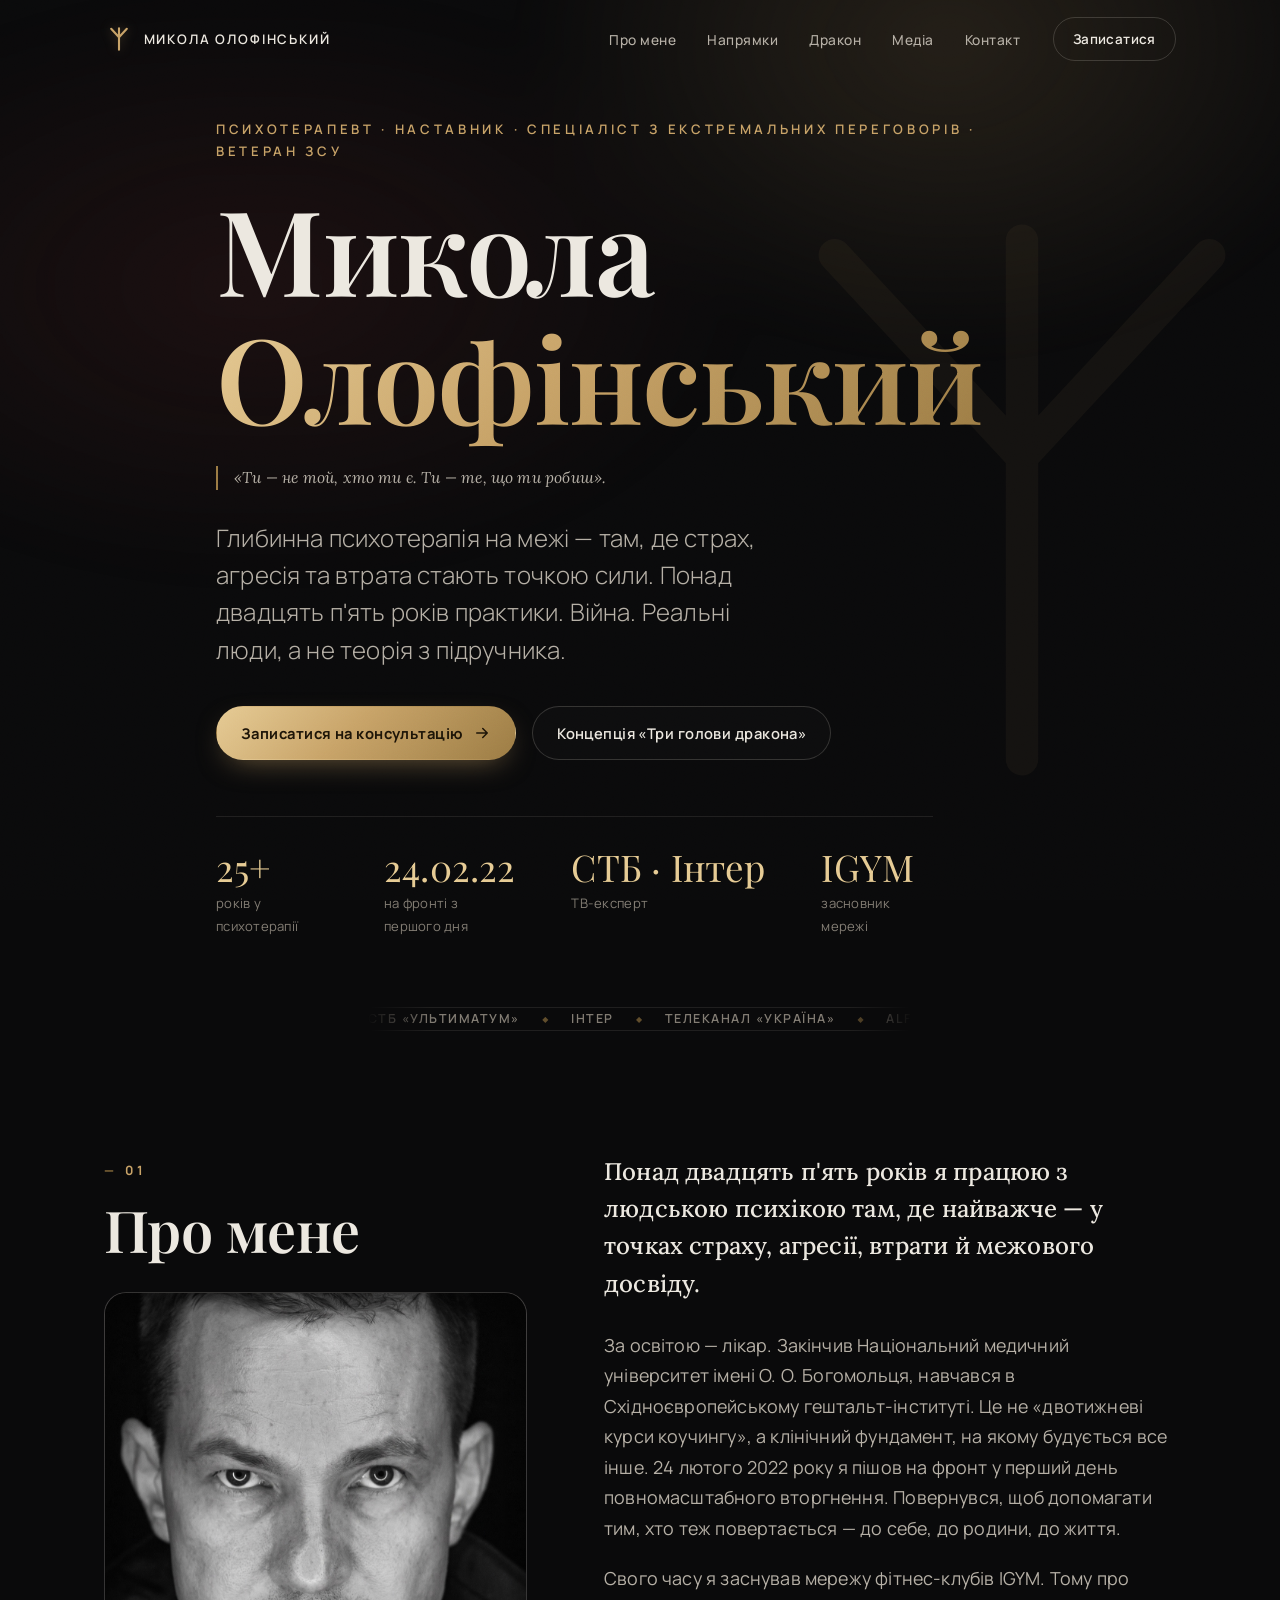
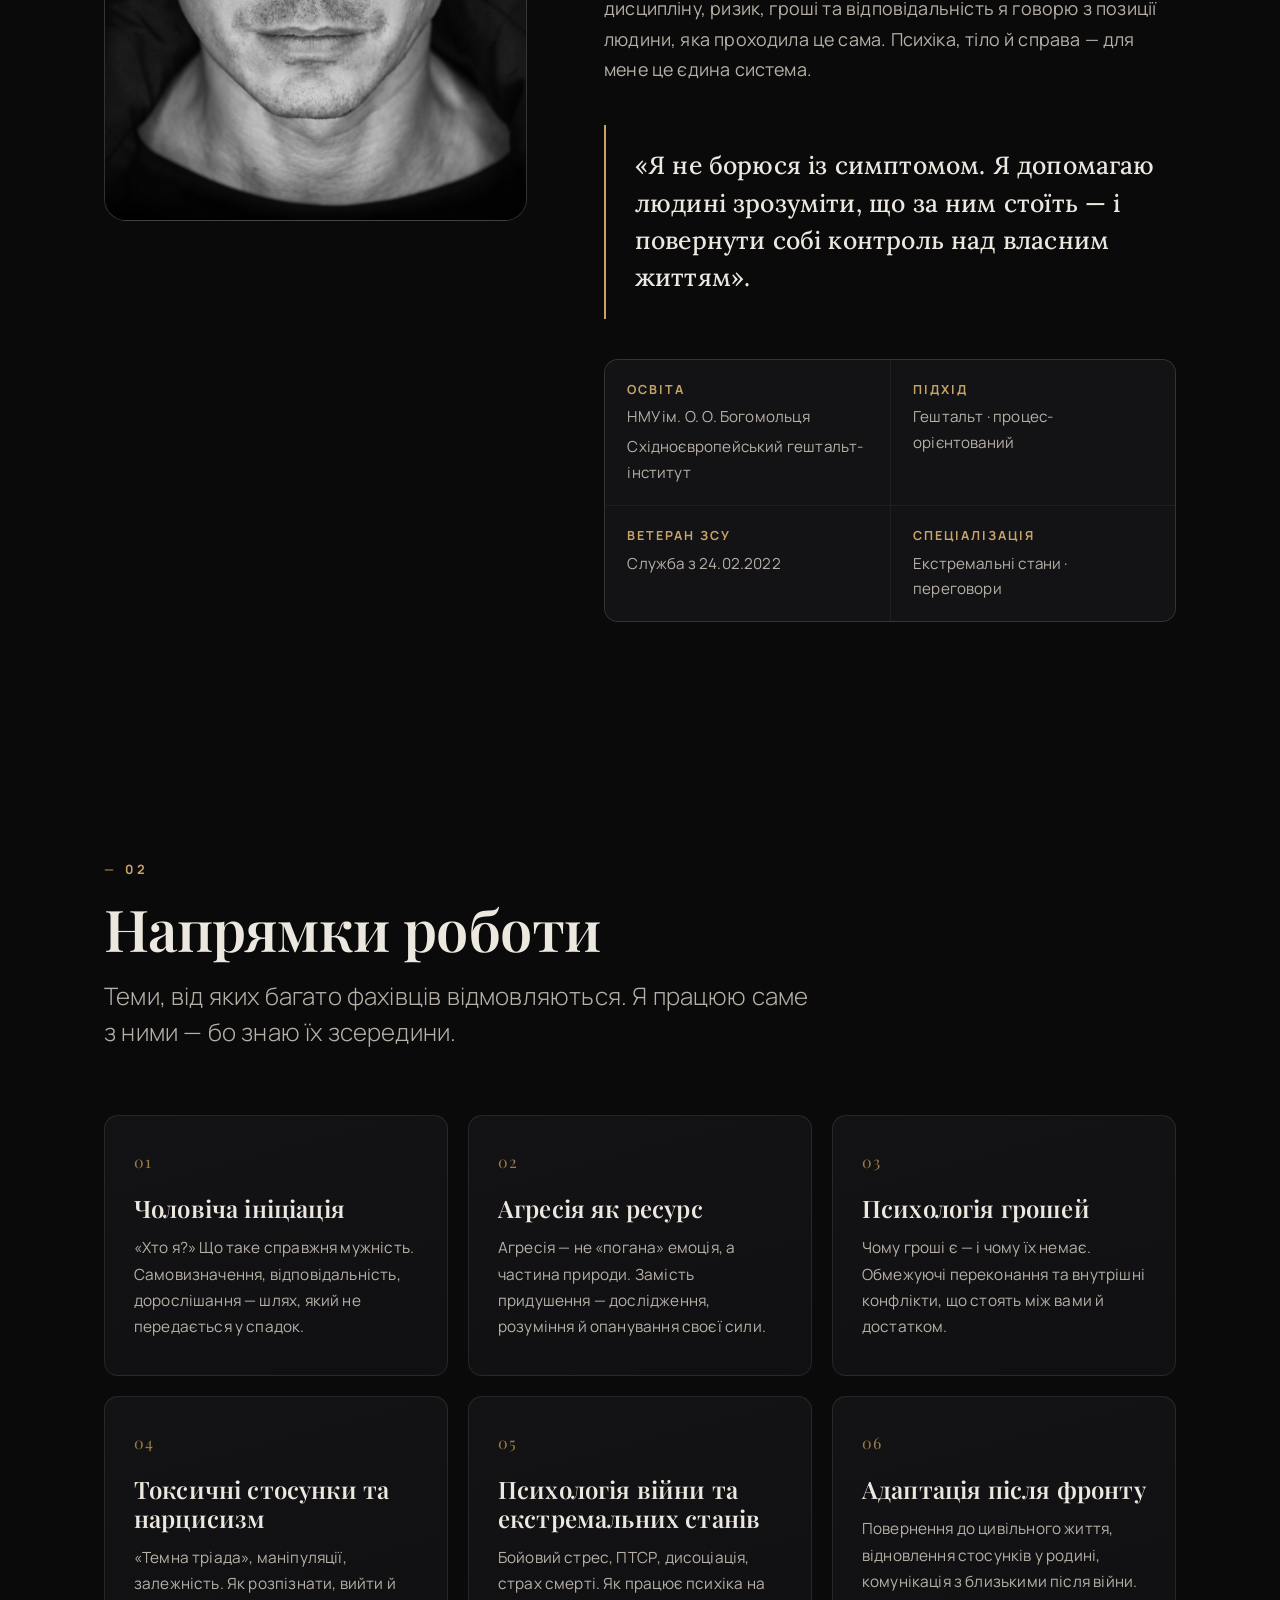
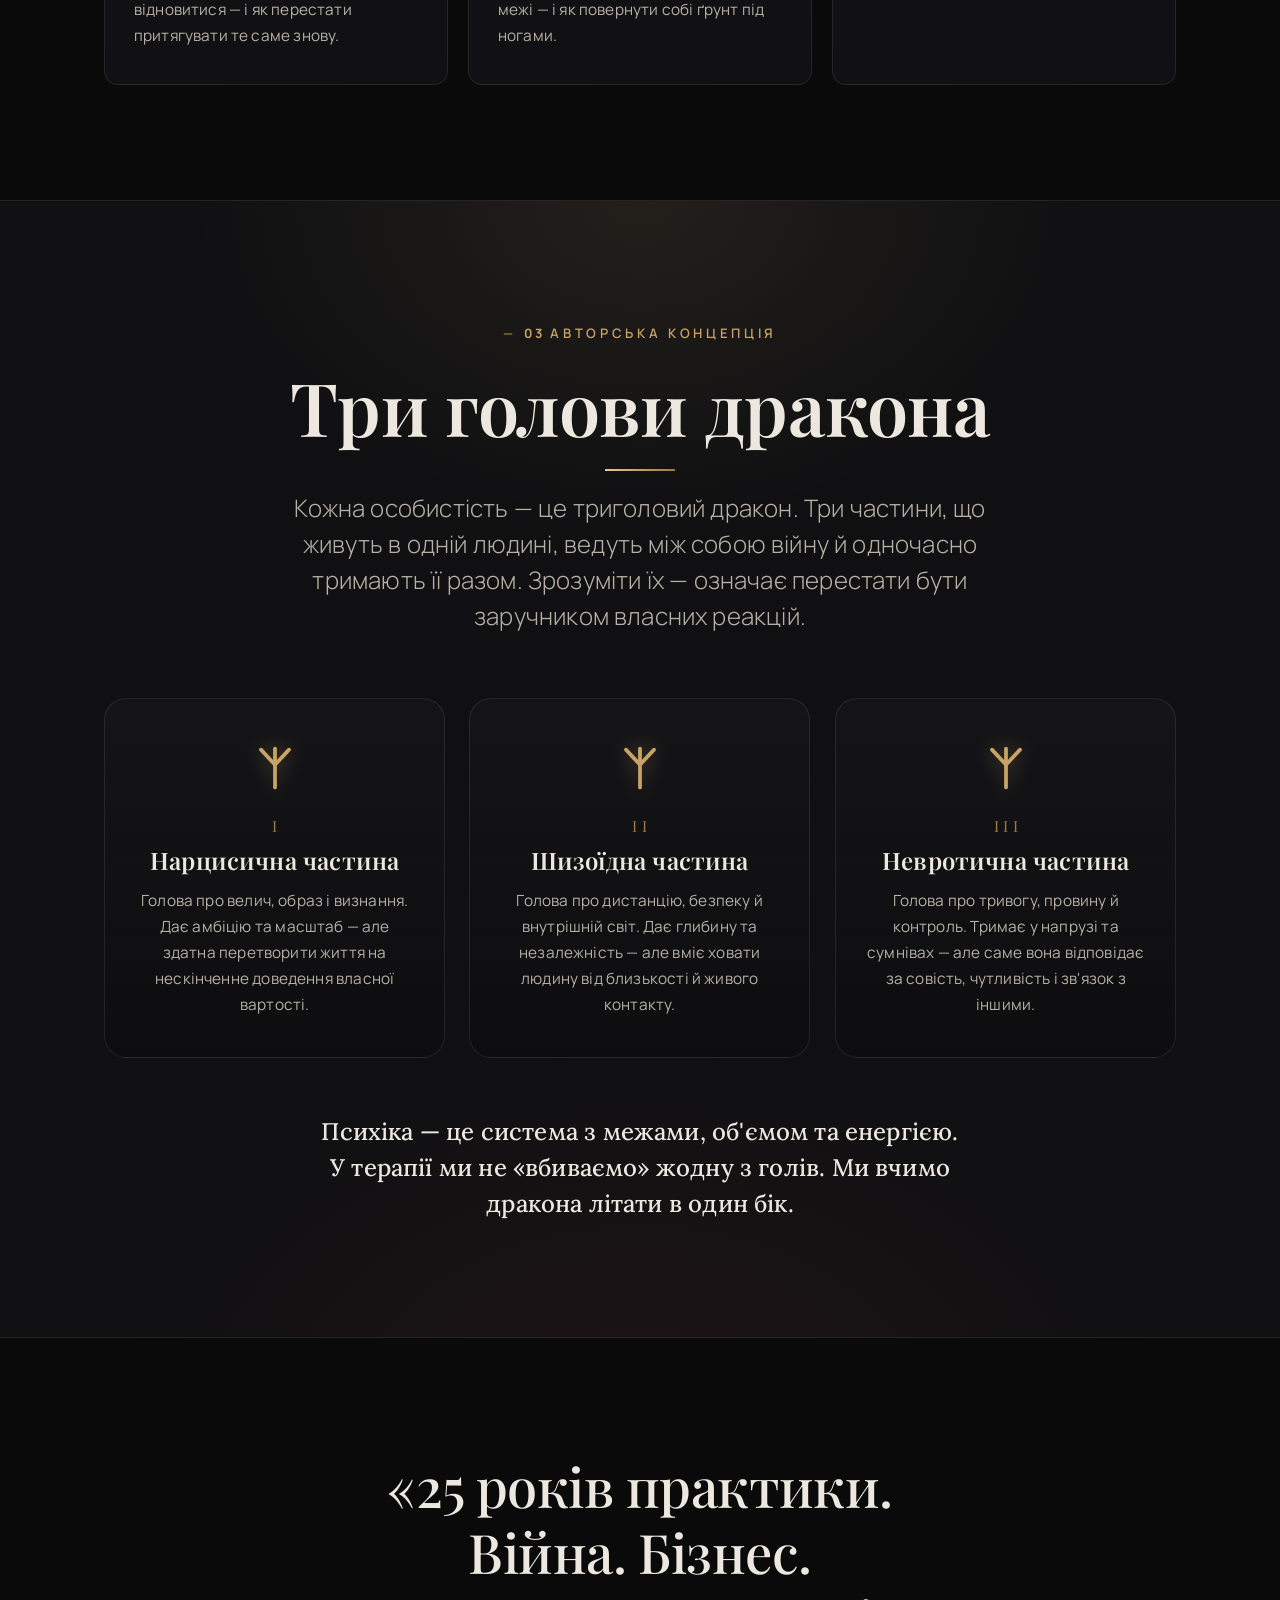
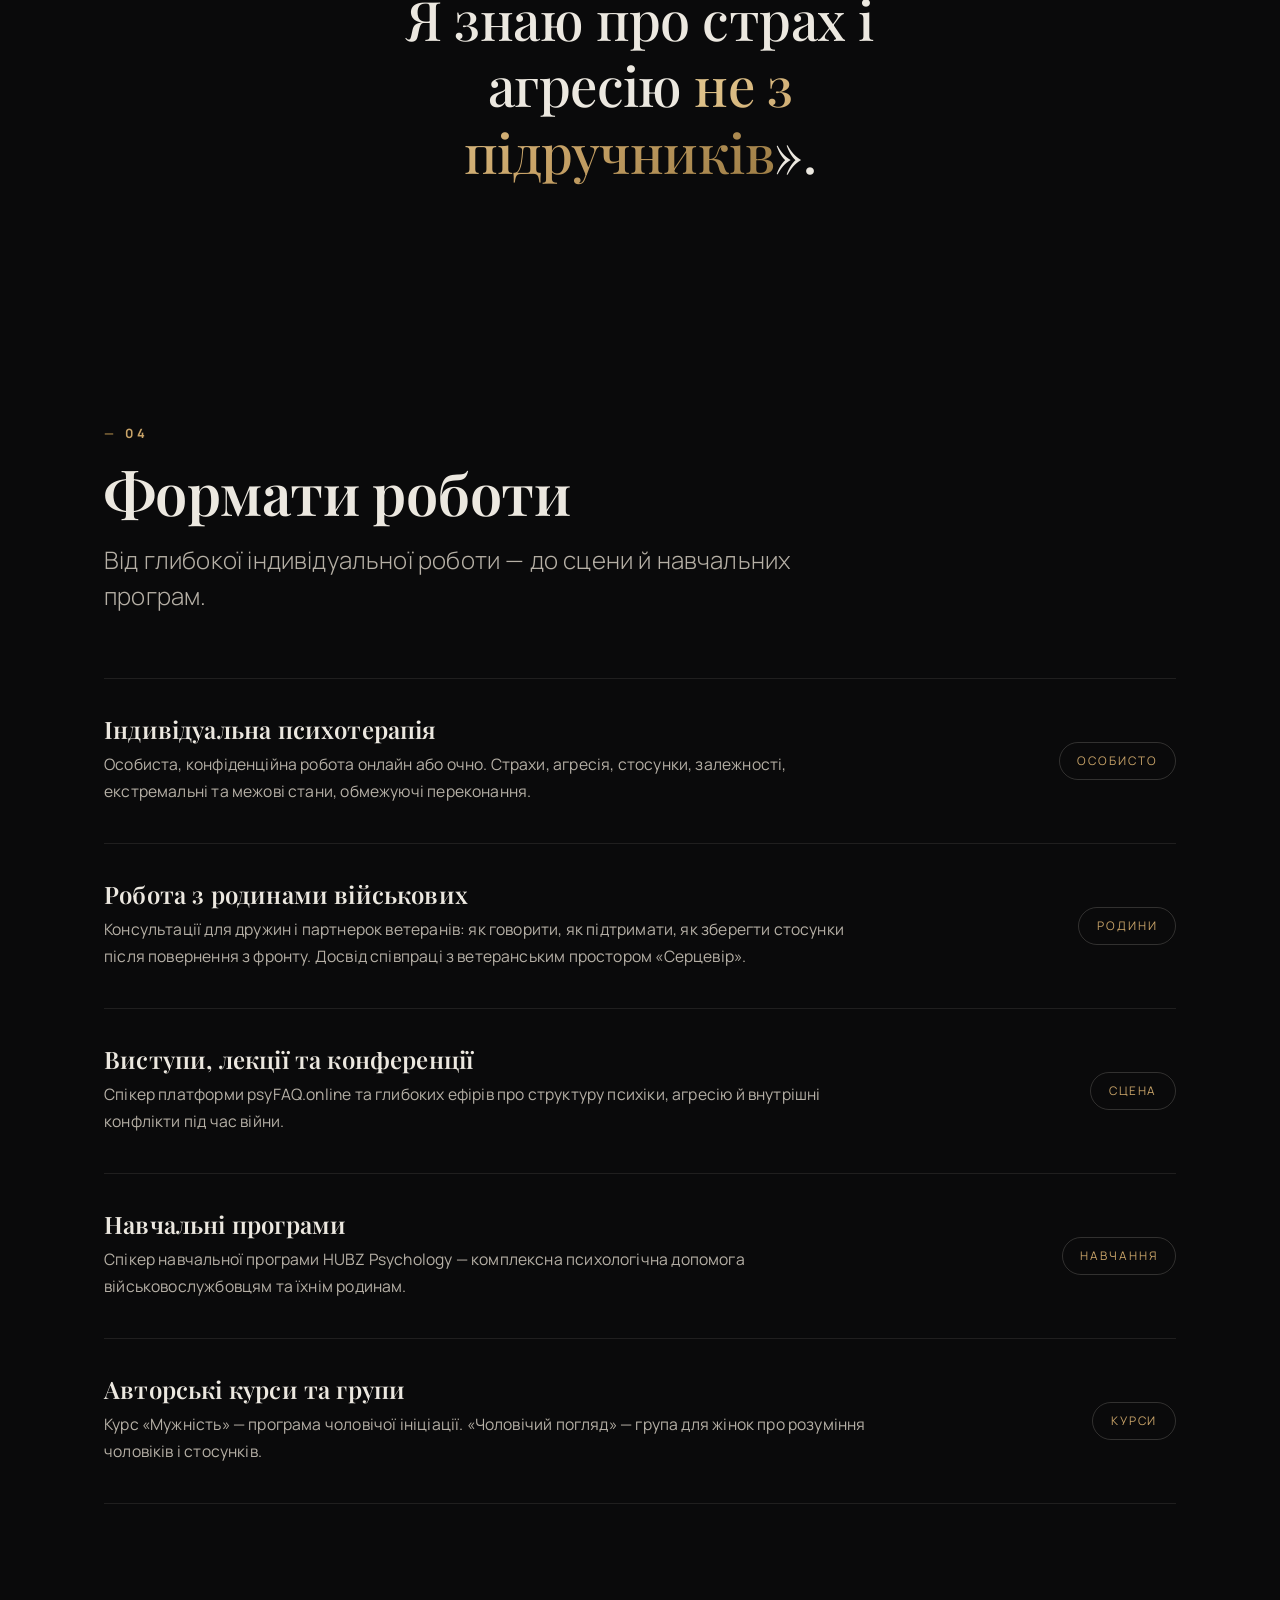
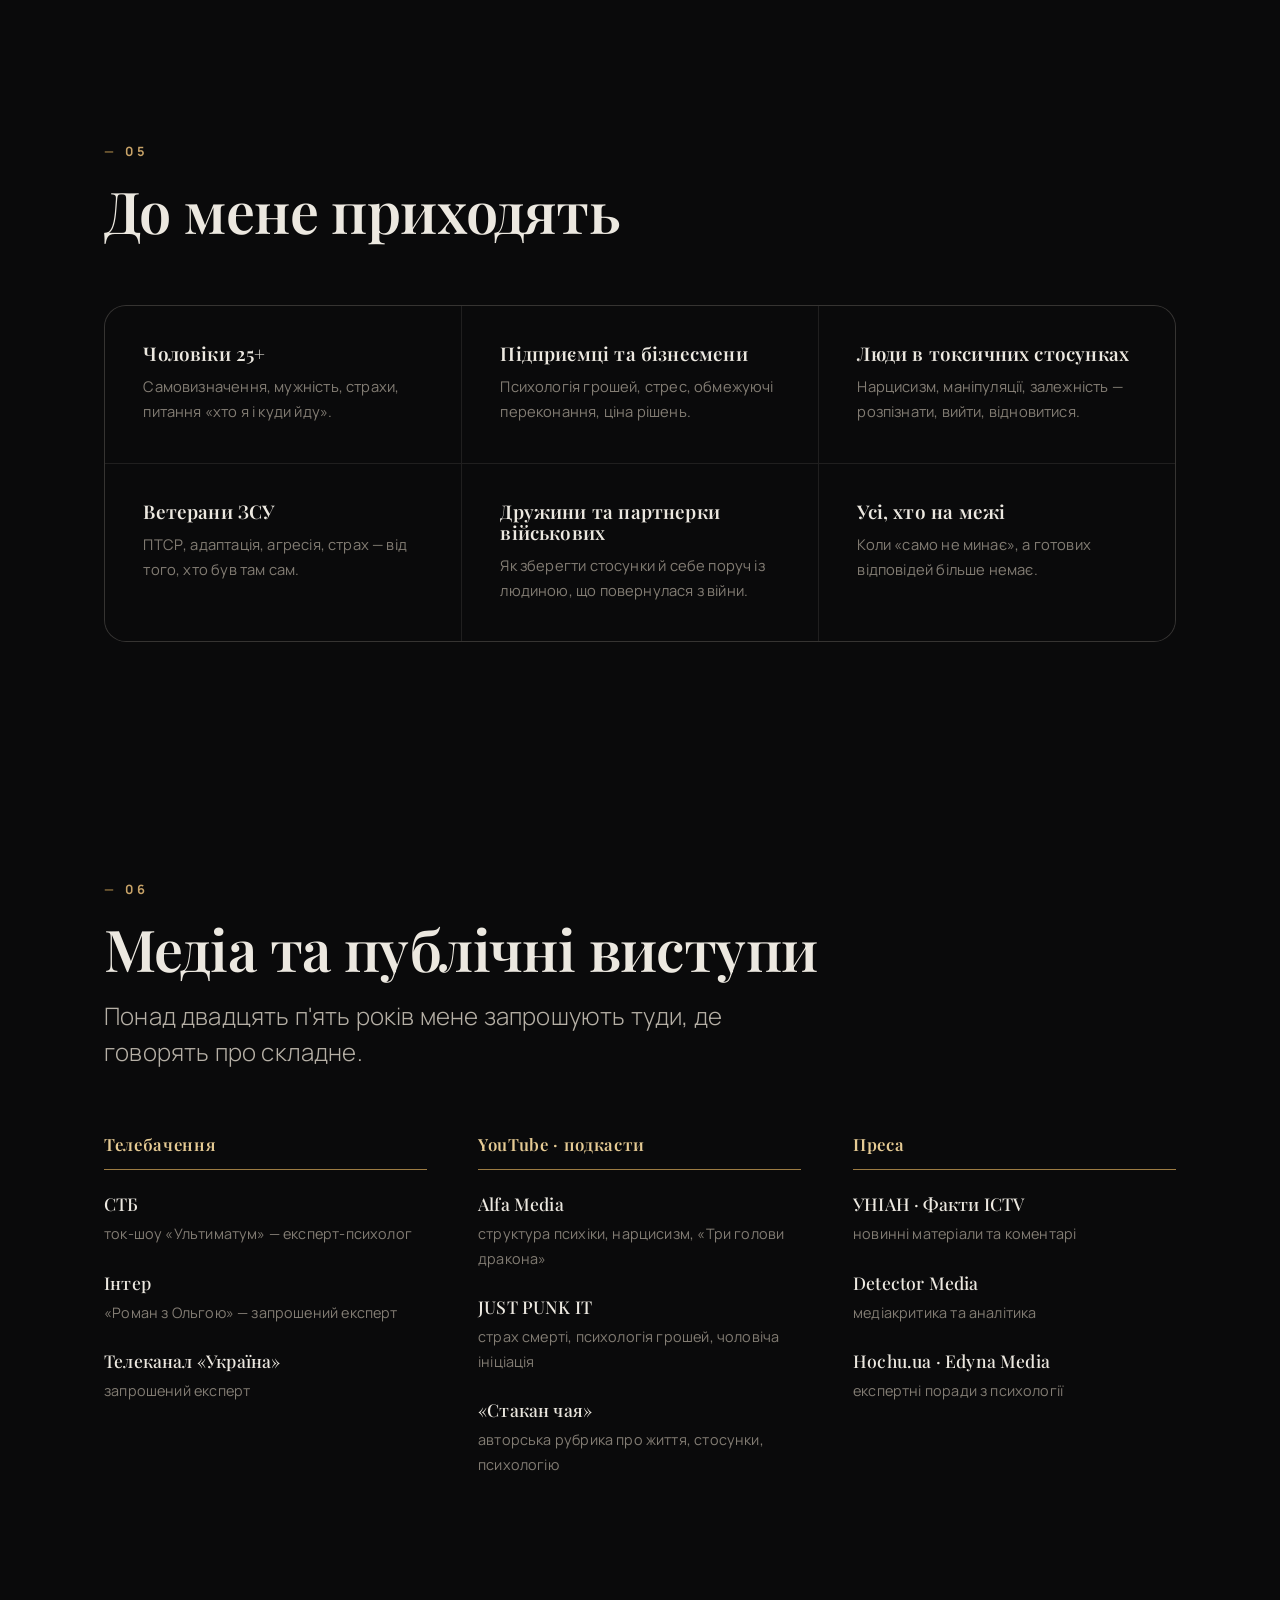
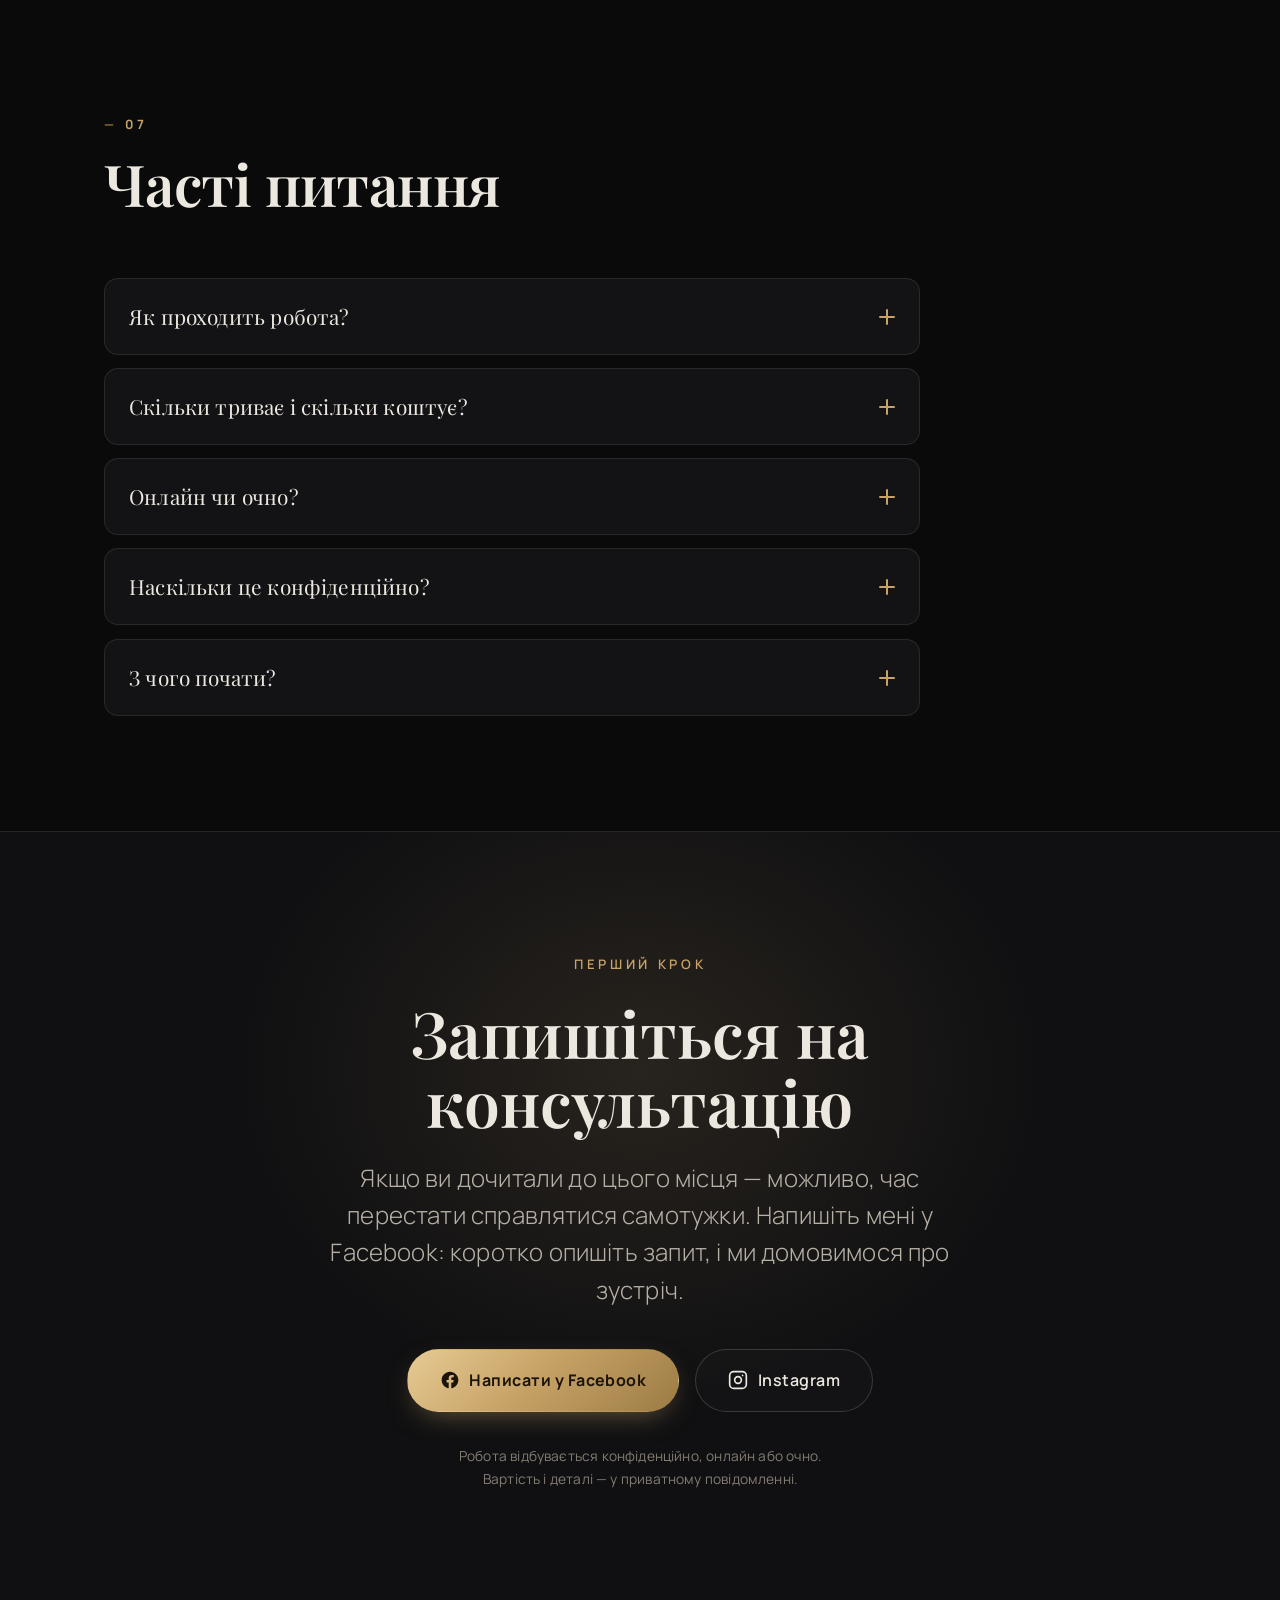
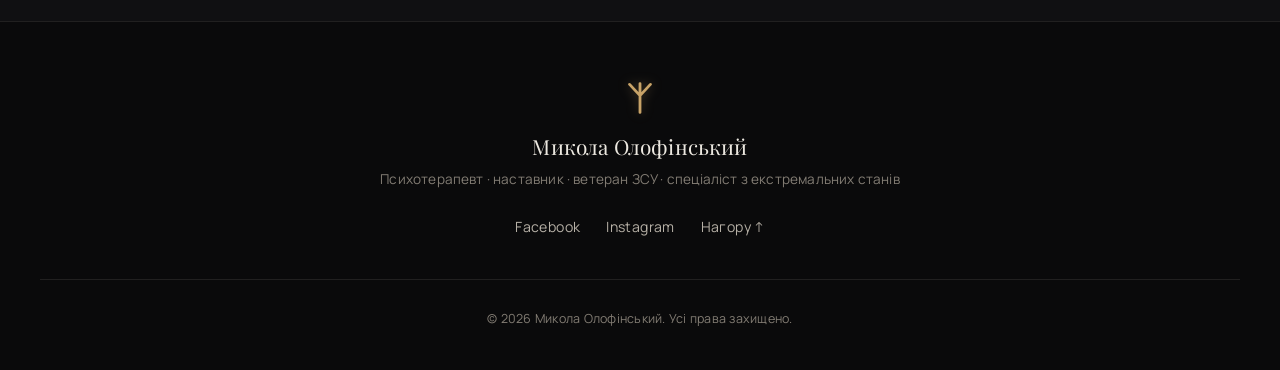
<file: index.html>
<!DOCTYPE html>
<html lang="uk">
<head>
<meta charset="UTF-8" />
<meta name="viewport" content="width=device-width, initial-scale=1.0" />
<title>Микола Олофінський — психотерапевт · наставник · ветеран ЗСУ · 25+ років практики</title>
<meta name="description" content="Микола Олофінський — український психотерапевт і наставник із понад 25-річним досвідом, ветеран ЗСУ, ТВ-експерт. Глибинна гештальт- та процес-орієнтована психотерапія: страх, агресія, екстремальні стани, чоловіча ініціація, токсичні стосунки, адаптація після фронту. Авторська концепція «Три голови дракона»." />
<meta name="author" content="Микола Олофінський" />
<meta name="theme-color" content="#0a0a0b" />

<!-- Open Graph -->
<meta property="og:type" content="profile" />
<meta property="og:title" content="Микола Олофінський — психотерапевт · ветеран ЗСУ" />
<meta property="og:description" content="25+ років практики. Війна. Реальні люди, а не теорія. Глибинна психотерапія на межі — там, де страх і агресія стають точкою сили." />
<meta property="og:locale" content="uk_UA" />
<meta property="og:image" content="https://sernyak.github.io/Olofinskiy/assets/mykola.jpg" />

<link rel="icon" href="data:image/svg+xml,%3Csvg xmlns='http://www.w3.org/2000/svg' viewBox='0 0 100 100'%3E%3Crect width='100' height='100' rx='20' fill='%230a0a0b'/%3E%3Cpath d='M50 16 L50 84 M50 44 L26 18 M50 44 L74 18' fill='none' stroke='%23c8a368' stroke-width='7' stroke-linecap='round' stroke-linejoin='round'/%3E%3C/svg%3E" />

<link rel="preconnect" href="https://fonts.googleapis.com" />
<link rel="preconnect" href="https://fonts.gstatic.com" crossorigin />
<link href="https://fonts.googleapis.com/css2?family=Lora:wght@400;500;600&family=Manrope:wght@300;400;500;600;700;800&family=Playfair+Display:wght@400;500;600;700&display=swap" rel="stylesheet" />

<link rel="stylesheet" href="style.css?v=3" />
</head>
<body>

<!-- ============ SCROLL PROGRESS ============ -->
<div class="scroll-progress" id="scrollProgress" aria-hidden="true"></div>

<!-- ============ GRAIN OVERLAY ============ -->
<div class="grain" aria-hidden="true"></div>

<!-- ============ HEADER ============ -->
<header class="site-header" id="siteHeader">
  <div class="container header-inner">
    <a href="#top" class="brand" aria-label="Микола Олофінський — на початок">
      <span class="brand-emblem" aria-hidden="true">
        <svg viewBox="0 0 100 100">
          <path class="rune" d="M50 14 L50 86 M50 44 L24 16 M50 44 L76 16"/>
        </svg>
      </span>
      <span class="brand-text">Микола Олофінський</span>
    </a>

    <nav class="nav" aria-label="Головна навігація">
      <ul class="nav-list">
        <li><a href="#about">Про мене</a></li>
        <li><a href="#focus">Напрямки</a></li>
        <li><a href="#dragon">Дракон</a></li>
        <li><a href="#media">Медіа</a></li>
        <li><a href="#contact">Контакт</a></li>
      </ul>
    </nav>

    <a href="https://www.facebook.com/harakternik88" target="_blank" rel="noopener" class="btn btn-ghost nav-cta">Записатися</a>

    <button class="nav-toggle" id="navToggle" aria-label="Відкрити меню" aria-expanded="false" aria-controls="mobileMenu">
      <span></span><span></span><span></span>
    </button>
  </div>
</header>

<!-- Mobile menu -->
<div class="mobile-menu" id="mobileMenu" aria-hidden="true">
  <nav aria-label="Мобільна навігація">
    <a href="#about">Про мене</a>
    <a href="#focus">Напрямки роботи</a>
    <a href="#dragon">Три голови дракона</a>
    <a href="#formats">Формати</a>
    <a href="#media">Медіа</a>
    <a href="#contact">Контакт</a>
  </nav>
  <a href="https://www.facebook.com/harakternik88" target="_blank" rel="noopener" class="btn btn-gold mobile-cta">Записатися на консультацію</a>
</div>

<main id="top">

  <!-- ============ HERO ============ -->
  <section class="hero" id="hero">
    <div class="hero-glow" aria-hidden="true"></div>
    <div class="hero-emblem-bg" aria-hidden="true">
      <svg viewBox="0 0 100 100">
        <path class="rune" d="M50 14 L50 86 M50 44 L24 16 M50 44 L76 16"/>
      </svg>
    </div>

    <div class="container hero-inner">
      <p class="eyebrow reveal">Психотерапевт · Наставник · Спеціаліст з екстремальних переговорів · Ветеран ЗСУ</p>
      <h1 class="hero-title reveal">
        Микола<br /><span class="gold">Олофінський</span>
      </h1>
      <p class="hero-motto reveal">«Ти — не той, хто ти є. Ти — те, що ти робиш».</p>
      <p class="hero-lead reveal">
        Глибинна психотерапія на межі — там, де страх, агресія та втрата
        стають точкою сили. Понад двадцять п'ять років практики. Війна. Реальні люди,
        а не теорія з підручника.
      </p>
      <div class="hero-actions reveal">
        <a href="https://www.facebook.com/harakternik88" target="_blank" rel="noopener" class="btn btn-gold">
          Записатися на консультацію
          <svg viewBox="0 0 24 24" width="18" height="18" fill="none" stroke="currentColor" stroke-width="2" stroke-linecap="round" stroke-linejoin="round"><path d="M5 12h14M13 6l6 6-6 6"/></svg>
        </a>
        <a href="#dragon" class="btn btn-line">Концепція «Три голови дракона»</a>
      </div>

      <dl class="hero-stats reveal">
        <div class="stat">
          <dt>25+</dt><dd>років у психотерапії</dd>
        </div>
        <div class="stat">
          <dt>24.02.22</dt><dd>на фронті з першого дня</dd>
        </div>
        <div class="stat">
          <dt>СТБ · Інтер</dt><dd>ТВ-експерт</dd>
        </div>
        <div class="stat">
          <dt>IGYM</dt><dd>засновник мережі</dd>
        </div>
      </dl>
    </div>
  </section>

  <!-- ============ MEDIA MARQUEE ============ -->
  <section class="marquee-band" aria-label="Згадки у медіа">
    <div class="marquee">
      <div class="marquee-track">
        <span>СТБ «Ультиматум»</span><i>◆</i>
        <span>Інтер</span><i>◆</i>
        <span>Телеканал «Україна»</span><i>◆</i>
        <span>Alfa Media</span><i>◆</i>
        <span>JUST PUNK IT</span><i>◆</i>
        <span>УНІАН</span><i>◆</i>
        <span>Факти ICTV</span><i>◆</i>
        <span>Detector Media</span><i>◆</i>
        <span>HUBZ Psychology</span><i>◆</i>
        <!-- duplicate for seamless loop -->
        <span>СТБ «Ультиматум»</span><i>◆</i>
        <span>Інтер</span><i>◆</i>
        <span>Телеканал «Україна»</span><i>◆</i>
        <span>Alfa Media</span><i>◆</i>
        <span>JUST PUNK IT</span><i>◆</i>
        <span>УНІАН</span><i>◆</i>
        <span>Факти ICTV</span><i>◆</i>
        <span>Detector Media</span><i>◆</i>
        <span>HUBZ Psychology</span><i>◆</i>
      </div>
    </div>
  </section>

  <!-- ============ ABOUT ============ -->
  <section class="section about" id="about">
    <div class="container about-grid">
      <div class="about-aside reveal">
        <span class="section-index">01</span>
        <h2 class="section-title">Про мене</h2>
        <div class="about-portrait">
          <div class="portrait-frame">
            <img src="assets/mykola.jpg" alt="Микола Олофінський — психотерапевт" loading="lazy" />
          </div>
        </div>
      </div>

      <div class="about-body">
        <p class="lead reveal">
          Понад двадцять п'ять років я працюю з людською психікою там, де найважче —
          у точках страху, агресії, втрати й межового досвіду.
        </p>
        <p class="reveal">
          За освітою — лікар. Закінчив Національний медичний університет
          імені О. О. Богомольця, навчався в Східноєвропейському гештальт-інституті. Це не «двотижневі курси коучингу», а
          клінічний фундамент, на якому будується все інше.
          24 лютого 2022 року я пішов на фронт у перший день повномасштабного
          вторгнення. Повернувся, щоб допомагати тим, хто теж повертається —
          до себе, до родини, до життя.
        </p>
        <p class="reveal">
          Свого часу я заснував мережу фітнес-клубів IGYM.
          Тому про дисципліну, ризик, гроші та відповідальність я говорю
          з позиції людини, яка проходила це сама. Психіка, тіло й справа —
          для мене це єдина система.
        </p>

        <blockquote class="pullquote reveal">
          «Я не борюся із симптомом. Я допомагаю людині зрозуміти, що за ним
          стоїть — і повернути собі контроль над власним життям».
        </blockquote>

        <ul class="cred-list reveal">
          <li><strong>Освіта</strong><span>НМУ ім. О. О. Богомольця</span><span>Східноєвропейський гештальт-інститут</span></li>
          <li><strong>Підхід</strong><span>Гештальт · процес-орієнтований</span></li>
          <li><strong>Ветеран ЗСУ</strong><span>Служба з 24.02.2022</span></li>
          <li><strong>Спеціалізація</strong><span>Екстремальні стани · переговори</span></li>
        </ul>
      </div>
    </div>
  </section>

  <!-- ============ FOCUS / SERVICES ============ -->
  <section class="section focus" id="focus">
    <div class="container">
      <header class="section-head reveal">
        <span class="section-index">02</span>
        <h2 class="section-title">Напрямки роботи</h2>
        <p class="section-sub">
          Теми, від яких багато фахівців відмовляються. Я працюю саме з ними —
          бо знаю їх зсередини.
        </p>
      </header>

      <div class="focus-grid">
        <article class="focus-card reveal">
          <span class="focus-num">01</span>
          <h3>Чоловіча ініціація</h3>
          <p>«Хто я?» Що таке справжня мужність. Самовизначення, відповідальність, дорослішання — шлях, який не передається у спадок.</p>
        </article>

        <article class="focus-card reveal">
          <span class="focus-num">02</span>
          <h3>Агресія як ресурс</h3>
          <p>Агресія — не «погана» емоція, а частина природи. Замість придушення — дослідження, розуміння й опанування своєї сили.</p>
        </article>

        <article class="focus-card reveal">
          <span class="focus-num">03</span>
          <h3>Психологія грошей</h3>
          <p>Чому гроші є — і чому їх немає. Обмежуючі переконання та внутрішні конфлікти, що стоять між вами й достатком.</p>
        </article>

        <article class="focus-card reveal">
          <span class="focus-num">04</span>
          <h3>Токсичні стосунки та нарцисизм</h3>
          <p>«Темна тріада», маніпуляції, залежність. Як розпізнати, вийти й відновитися — і як перестати притягувати те саме знову.</p>
        </article>

        <article class="focus-card reveal">
          <span class="focus-num">05</span>
          <h3>Психологія війни та екстремальних станів</h3>
          <p>Бойовий стрес, ПТСР, дисоціація, страх смерті. Як працює психіка на межі — і як повернути собі ґрунт під ногами.</p>
        </article>

        <article class="focus-card reveal">
          <span class="focus-num">06</span>
          <h3>Адаптація після фронту</h3>
          <p>Повернення до цивільного життя, відновлення стосунків у родині, комунікація з близькими після війни.</p>
        </article>
      </div>
    </div>
  </section>

  <!-- ============ DRAGON (signature concept) ============ -->
  <section class="section dragon" id="dragon">
    <div class="dragon-glow" aria-hidden="true"></div>
    <div class="container">
      <header class="section-head center reveal">
        <span class="section-index">03</span>
        <p class="eyebrow">Авторська концепція</p>
        <h2 class="section-title dragon-title">Три голови дракона</h2>
        <p class="section-sub">
          Кожна особистість — це триголовий дракон. Три частини, що живуть
          в одній людині, ведуть між собою війну й одночасно тримають її разом.
          Зрозуміти їх — означає перестати бути заручником власних реакцій.
        </p>
      </header>

      <div class="heads">
        <article class="head reveal">
          <div class="head-mark" aria-hidden="true">
            <svg viewBox="0 0 100 100"><path class="rune" d="M50 14 L50 86 M50 44 L24 16 M50 44 L76 16"/></svg>
          </div>
          <span class="head-roman">I</span>
          <h3>Нарцисична частина</h3>
          <p>
            Голова про велич, образ і визнання. Дає амбіцію та масштаб —
            але здатна перетворити життя на нескінченне доведення власної
            вартості.
          </p>
        </article>

        <article class="head reveal">
          <div class="head-mark" aria-hidden="true">
            <svg viewBox="0 0 100 100"><path class="rune" d="M50 14 L50 86 M50 44 L24 16 M50 44 L76 16"/></svg>
          </div>
          <span class="head-roman">II</span>
          <h3>Шизоїдна частина</h3>
          <p>
            Голова про дистанцію, безпеку й внутрішній світ. Дає глибину
            та незалежність — але вміє ховати людину від близькості й
            живого контакту.
          </p>
        </article>

        <article class="head reveal">
          <div class="head-mark" aria-hidden="true">
            <svg viewBox="0 0 100 100"><path class="rune" d="M50 14 L50 86 M50 44 L24 16 M50 44 L76 16"/></svg>
          </div>
          <span class="head-roman">III</span>
          <h3>Невротична частина</h3>
          <p>
            Голова про тривогу, провину й контроль. Тримає у напрузі та
            сумнівах — але саме вона відповідає за совість, чутливість
            і зв'язок з іншими.
          </p>
        </article>
      </div>

      <p class="dragon-foot reveal">
        Психіка — це система з межами, об'ємом та енергією. У терапії ми не
        «вбиваємо» жодну з голів. Ми вчимо дракона літати в один бік.
      </p>
    </div>
  </section>

  <!-- ============ APPROACH QUOTE BAND ============ -->
  <section class="quote-band">
    <div class="container">
      <blockquote class="big-quote reveal">
        «25 років практики. Війна. Бізнес.<br />
        Я знаю про страх і агресію <span class="gold">не з підручників</span>».
      </blockquote>
    </div>
  </section>

  <!-- ============ FORMATS ============ -->
  <section class="section formats" id="formats">
    <div class="container">
      <header class="section-head reveal">
        <span class="section-index">04</span>
        <h2 class="section-title">Формати роботи</h2>
        <p class="section-sub">Від глибокої індивідуальної роботи — до сцени й навчальних програм.</p>
      </header>

      <div class="formats-list">
        <article class="format-row reveal">
          <div class="format-main">
            <h3>Індивідуальна психотерапія</h3>
            <p>Особиста, конфіденційна робота онлайн або очно. Страхи, агресія, стосунки, залежності, екстремальні та межові стани, обмежуючі переконання.</p>
          </div>
          <div class="format-tag">Особисто</div>
        </article>

        <article class="format-row reveal">
          <div class="format-main">
            <h3>Робота з родинами військових</h3>
            <p>Консультації для дружин і партнерок ветеранів: як говорити, як підтримати, як зберегти стосунки після повернення з фронту. Досвід співпраці з ветеранським простором «Серцевір».</p>
          </div>
          <div class="format-tag">Родини</div>
        </article>

        <article class="format-row reveal">
          <div class="format-main">
            <h3>Виступи, лекції та конференції</h3>
            <p>Спікер платформи psyFAQ.online та глибоких ефірів про структуру психіки, агресію й внутрішні конфлікти під час війни.</p>
          </div>
          <div class="format-tag">Сцена</div>
        </article>

        <article class="format-row reveal">
          <div class="format-main">
            <h3>Навчальні програми</h3>
            <p>Спікер навчальної програми HUBZ Psychology — комплексна психологічна допомога військовослужбовцям та їхнім родинам.</p>
          </div>
          <div class="format-tag">Навчання</div>
        </article>

        <article class="format-row reveal">
          <div class="format-main">
            <h3>Авторські курси та групи</h3>
            <p>Курс «Мужність» — програма чоловічої ініціації. «Чоловічий погляд» — група для жінок про розуміння чоловіків і стосунків.</p>
          </div>
          <div class="format-tag">Курси</div>
        </article>
      </div>
    </div>
  </section>

  <!-- ============ AUDIENCES ============ -->
  <section class="section audiences" id="audiences">
    <div class="container">
      <header class="section-head reveal">
        <span class="section-index">05</span>
        <h2 class="section-title">До мене приходять</h2>
      </header>

      <div class="aud-grid">
        <div class="aud-item reveal"><h3>Чоловіки 25+</h3><p>Самовизначення, мужність, страхи, питання «хто я і куди йду».</p></div>
        <div class="aud-item reveal"><h3>Підприємці та бізнесмени</h3><p>Психологія грошей, стрес, обмежуючі переконання, ціна рішень.</p></div>
        <div class="aud-item reveal"><h3>Люди в токсичних стосунках</h3><p>Нарцисизм, маніпуляції, залежність — розпізнати, вийти, відновитися.</p></div>
        <div class="aud-item reveal"><h3>Ветерани ЗСУ</h3><p>ПТСР, адаптація, агресія, страх — від того, хто був там сам.</p></div>
        <div class="aud-item reveal"><h3>Дружини та партнерки військових</h3><p>Як зберегти стосунки й себе поруч із людиною, що повернулася з війни.</p></div>
        <div class="aud-item reveal"><h3>Усі, хто на межі</h3><p>Коли «само не минає», а готових відповідей більше немає.</p></div>
      </div>
    </div>
  </section>

  <!-- ============ MEDIA ============ -->
  <section class="section media" id="media">
    <div class="container">
      <header class="section-head reveal">
        <span class="section-index">06</span>
        <h2 class="section-title">Медіа та публічні виступи</h2>
        <p class="section-sub">Понад двадцять п'ять років мене запрошують туди, де говорять про складне.</p>
      </header>

      <div class="media-cols">
        <div class="media-col reveal">
          <h3 class="media-col-title">Телебачення</h3>
          <ul class="media-listing">
            <li><strong>СТБ</strong><span>ток-шоу «Ультиматум» — експерт-психолог</span></li>
            <li><strong>Інтер</strong><span>«Роман з Ольгою» — запрошений експерт</span></li>
            <li><strong>Телеканал «Україна»</strong><span>запрошений експерт</span></li>
          </ul>
        </div>

        <div class="media-col reveal">
          <h3 class="media-col-title">YouTube · подкасти</h3>
          <ul class="media-listing">
            <li><strong>Alfa Media</strong><span>структура психіки, нарцисизм, «Три голови дракона»</span></li>
            <li><strong>JUST PUNK IT</strong><span>страх смерті, психологія грошей, чоловіча ініціація</span></li>
            <li><strong>«Стакан чая»</strong><span>авторська рубрика про життя, стосунки, психологію</span></li>
          </ul>
        </div>

        <div class="media-col reveal">
          <h3 class="media-col-title">Преса</h3>
          <ul class="media-listing">
            <li><strong>УНІАН · Факти ICTV</strong><span>новинні матеріали та коментарі</span></li>
            <li><strong>Detector Media</strong><span>медіакритика та аналітика</span></li>
            <li><strong>Hochu.ua · Edyna Media</strong><span>експертні поради з психології</span></li>
          </ul>
        </div>
      </div>
    </div>
  </section>

  <!-- ============ FAQ ============ -->
  <section class="section faq" id="faq">
    <div class="container">
      <header class="section-head reveal">
        <span class="section-index">07</span>
        <h2 class="section-title">Часті питання</h2>
      </header>
      <div class="faq-list">
        <details class="faq-item reveal">
          <summary>Як проходить робота?<span class="faq-ico" aria-hidden="true"></span></summary>
          <div class="faq-body"><p>Індивідуально та конфіденційно, онлайн або очно. Перша зустріч — прояснення вашого запиту й того, як ми працюватимемо далі.</p></div>
        </details>
        <details class="faq-item reveal">
          <summary>Скільки триває і скільки коштує?<span class="faq-ico" aria-hidden="true"></span></summary>
          <div class="faq-body"><p>Сесія триває близько 50 хвилин. Вартість залежить від формату роботи — деталі надішлю в особистому повідомленні.</p></div>
        </details>
        <details class="faq-item reveal">
          <summary>Онлайн чи очно?<span class="faq-ico" aria-hidden="true"></span></summary>
          <div class="faq-body"><p>Як вам зручніше. Онлайн-формат працює повноцінно — більшість клієнтів обирають саме його.</p></div>
        </details>
        <details class="faq-item reveal">
          <summary>Наскільки це конфіденційно?<span class="faq-ico" aria-hidden="true"></span></summary>
          <div class="faq-body"><p>Абсолютно. Усе, що звучить у роботі, лишається між нами. Це базова й непорушна умова.</p></div>
        </details>
        <details class="faq-item reveal">
          <summary>З чого почати?<span class="faq-ico" aria-hidden="true"></span></summary>
          <div class="faq-body"><p>Напишіть мені у Facebook і в двох-трьох реченнях опишіть запит — далі домовимося про зустріч.</p></div>
        </details>
      </div>
    </div>
  </section>

  <!-- ============ CONTACT / CTA ============ -->
  <section class="section contact" id="contact">
    <div class="contact-glow" aria-hidden="true"></div>
    <div class="container contact-inner">
      <p class="eyebrow reveal">Перший крок</p>
      <h2 class="contact-title reveal">Запишіться на консультацію</h2>
      <p class="contact-lead reveal">
        Якщо ви дочитали до цього місця — можливо, час перестати справлятися
        самотужки. Напишіть мені у Facebook: коротко опишіть запит, і ми
        домовимося про зустріч.
      </p>

      <div class="contact-actions reveal">
        <a href="https://www.facebook.com/harakternik88" target="_blank" rel="noopener" class="btn btn-gold btn-lg">
          <svg viewBox="0 0 24 24" width="20" height="20" fill="currentColor"><path d="M22 12.06C22 6.5 17.52 2 12 2S2 6.5 2 12.06c0 5.02 3.66 9.18 8.44 9.94v-7.03H7.9v-2.9h2.54V9.85c0-2.52 1.49-3.91 3.78-3.91 1.1 0 2.24.2 2.24.2v2.47h-1.26c-1.24 0-1.63.78-1.63 1.57v1.88h2.78l-.44 2.9h-2.34V22c4.78-.76 8.44-4.92 8.44-9.94z"/></svg>
          Написати у Facebook
        </a>
        <a href="https://www.instagram.com/__olofinski" target="_blank" rel="noopener" class="btn btn-line btn-lg">
          <svg viewBox="0 0 24 24" width="20" height="20" fill="none" stroke="currentColor" stroke-width="2"><rect x="2" y="2" width="20" height="20" rx="5"/><circle cx="12" cy="12" r="4"/><circle cx="17.5" cy="6.5" r="1" fill="currentColor" stroke="none"/></svg>
          Instagram
        </a>
      </div>

      <p class="contact-note reveal">
        Робота відбувається конфіденційно, онлайн або очно. Вартість і деталі —
        у приватному повідомленні.
      </p>
    </div>
  </section>
</main>

<!-- ============ FOOTER ============ -->
<footer class="site-footer">
  <div class="container footer-inner">
    <div class="footer-brand">
      <span class="brand-emblem" aria-hidden="true">
        <svg viewBox="0 0 100 100">
          <path class="rune" d="M50 14 L50 86 M50 44 L24 16 M50 44 L76 16"/>
        </svg>
      </span>
      <div>
        <p class="footer-name">Микола Олофінський</p>
        <p class="footer-role">Психотерапевт · наставник · ветеран ЗСУ · спеціаліст з екстремальних станів</p>
      </div>
    </div>

    <nav class="footer-links" aria-label="Соцмережі та посилання">
      <a href="https://www.facebook.com/harakternik88" target="_blank" rel="noopener">Facebook</a>
      <a href="https://www.instagram.com/__olofinski" target="_blank" rel="noopener">Instagram</a>
      <a href="#top">Нагору ↑</a>
    </nav>
  </div>
  <div class="container footer-bottom">
    <p>© <span id="year"></span> Микола Олофінський. Усі права захищено.</p>
  </div>
</footer>

<script src="script.js?v=2"></script>
</body>
</html>
</file>
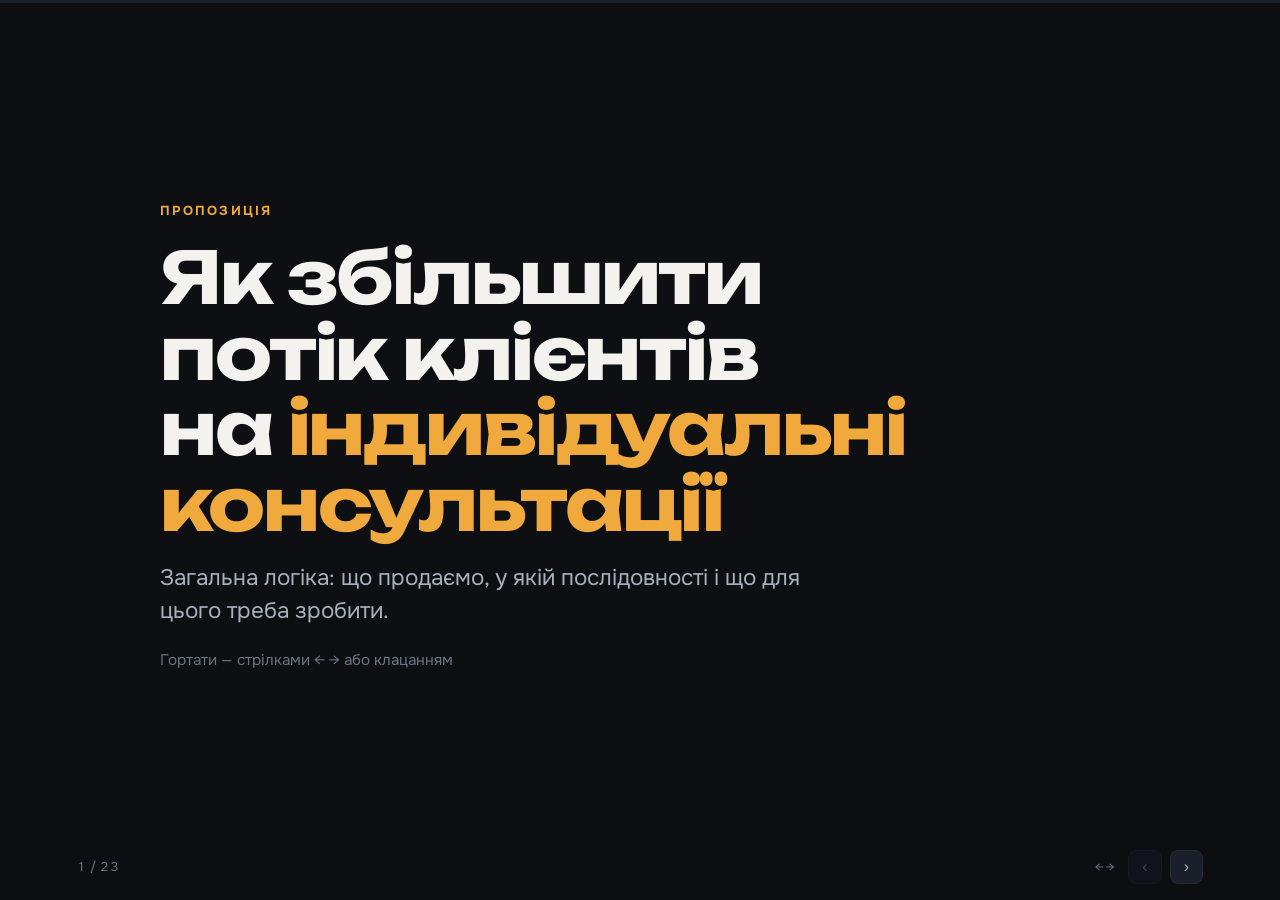
<file: deck/index.html>
<!DOCTYPE html>
<html lang="uk">
<head>
<meta charset="utf-8">
<meta name="viewport" content="width=device-width, initial-scale=1, viewport-fit=cover">
<title>Система залучення клієнтів</title>
<meta name="robots" content="noindex, nofollow, noarchive">
<link rel="preconnect" href="https://fonts.googleapis.com">
<link rel="preconnect" href="https://fonts.gstatic.com" crossorigin>
<link rel="stylesheet" href="https://fonts.googleapis.com/css2?family=Onest:wght@400;500;600;700;800&family=Unbounded:wght@500;600;700&display=swap">

<style>
:root{
  --bg:#0D0F13;
  --bg-2:#141821;
  --surf:#1A1F2A;
  --line:#252C39;
  --ink:#F4F2EE;
  --soft:#A8B0BD;
  --dim:#6B7484;

  --gold:#F0A93C;
  --gold-dim:#3A2B12;
  --teal:#48BFA9;
  --teal-dim:#123029;
  --coral:#E9614A;
  --coral-dim:#381814;

  --f:"Onest","Helvetica Neue",Arial,sans-serif;
  --f-d:"Unbounded","Onest",sans-serif;
  color-scheme:dark;
}

*{box-sizing:border-box;margin:0;padding:0}
html,body{height:100%}
body{
  background:var(--bg);color:var(--ink);
  font-family:var(--f);font-size:16px;line-height:1.5;
  overflow:hidden;-webkit-font-smoothing:antialiased;
}

/* ── Каркас ─────────────────────────────────────────── */
.deck{position:fixed;inset:0}
.slide{
  position:absolute;inset:0;
  display:flex;flex-direction:column;justify-content:center;
  padding:clamp(1rem,4.5vh,4rem) clamp(1.15rem,6vw,6rem) clamp(2.6rem,7.5vh,5.5rem);
  opacity:0;visibility:hidden;pointer-events:none;
  transform:translateY(14px);
  transition:opacity .34s ease, transform .34s ease, visibility .34s;
  overflow-y:auto;
}
.slide.on{opacity:1;visibility:visible;pointer-events:auto;transform:none}
.inner{width:100%;max-width:60rem;margin:0 auto}

/* ── Типографіка ────────────────────────────────────── */
.eyebrow{
  font-size:clamp(.62rem,min(1.1vw,1.45vh),.82rem);font-weight:700;letter-spacing:.16em;
  text-transform:uppercase;color:var(--gold);margin-bottom:clamp(.5rem,2.2vh,1.75rem);
}
h1{
  font-family:var(--f-d);font-weight:700;
  font-size:clamp(1.5rem,min(6.2vw,8vh),4.6rem);line-height:1.05;letter-spacing:-.03em;
  text-wrap:balance;
}
h2{
  font-family:var(--f-d);font-weight:600;
  font-size:clamp(1.22rem,min(4.4vw,5.6vh),3.2rem);line-height:1.12;letter-spacing:-.025em;
  text-wrap:balance;margin-bottom:clamp(.55rem,2.6vh,2rem);
}
.lead{
  font-size:clamp(.9rem,min(1.9vw,2.5vh),1.5rem);line-height:1.45;color:var(--soft);
  max-width:44rem;margin-top:clamp(.6rem,2.2vh,1.75rem);
}
.lead.tight{margin-top:clamp(.75rem,1.5vh,1rem)}
.hi{color:var(--gold)}
.hi-t{color:var(--teal)}
.hi-c{color:var(--coral)}
.foot-note{
  margin-top:clamp(.65rem,2.4vh,2.25rem);font-size:clamp(.76rem,min(1.3vw,1.7vh),1.05rem);
  color:var(--dim);
}

/* ── Пункти ─────────────────────────────────────────── */
.pts{display:flex;flex-direction:column;gap:clamp(.35rem,1.5vh,1.1rem);margin-top:clamp(.7rem,2.6vh,2rem)}
.pt{
  display:flex;gap:1rem;align-items:baseline;
  font-size:clamp(.86rem,min(1.7vw,2.2vh),1.35rem);line-height:1.4;
}
.pt i{
  flex:none;width:.5rem;height:.5rem;border-radius:50%;background:var(--gold);
  transform:translateY(-.15em);
}
.pt.t i{background:var(--teal)}
.pt.c i{background:var(--coral)}
.pt b{font-weight:600}
.pt span{color:var(--soft)}

/* ── Дві колонки ────────────────────────────────────── */
.two{display:grid;gap:clamp(.6rem,2vw,1.75rem);margin-top:clamp(.7rem,2.6vh,2rem)}
@media (min-width:52rem){.two{grid-template-columns:1fr 1fr}}
.col{
  background:var(--surf);border:1px solid var(--line);border-radius:14px;
  padding:clamp(1.15rem,2.4vw,1.75rem);
}
.col.bad{border-color:#3A2320;background:#191313}
.col.good{border-color:#1D3A34;background:#111A18}
.col h3{
  font-size:clamp(1rem,1.6vw,1.2rem);font-weight:700;margin-bottom:.85rem;
  letter-spacing:.01em;
}
.col.bad h3{color:var(--coral)}
.col.good h3{color:var(--teal)}
.col p{font-size:clamp(.95rem,1.4vw,1.1rem);color:var(--soft);line-height:1.5}
.col p+p{margin-top:.7rem}

/* ── Воронка ────────────────────────────────────────── */
.flow{
  display:flex;flex-direction:column;gap:.5rem;
  margin-top:clamp(1rem,2.5vh,1.75rem);
}
@media (min-width:60rem){
  .flow{flex-direction:row;align-items:stretch;gap:.35rem}
}
.node{
  flex:1;min-width:0;overflow-wrap:break-word;background:var(--surf);border:1px solid var(--line);border-radius:14px;
  padding:clamp(.9rem,1.8vw,1.35rem);position:relative;
}
.node .n-top{
  font-size:clamp(.66rem,1vw,.74rem);font-weight:700;letter-spacing:.14em;
  text-transform:uppercase;color:var(--dim);margin-bottom:.4rem;
}
.node .n-name{
  font-family:var(--f-d);font-weight:600;
  font-size:clamp(1rem,1.5vw,1.22rem);line-height:1.2;margin-bottom:.35rem;
}
.node .n-price{font-size:clamp(.85rem,1.2vw,.98rem);font-weight:600;color:var(--gold)}
.node .n-desc{font-size:clamp(.85rem,1.15vw,.95rem);color:var(--soft);margin-top:.5rem;line-height:1.45}
.node.start{border-color:#2A3340}
.node.gap{border-color:#4A2A22;background:#1A100E}
.node.gap .n-price{color:var(--coral)}
.node.end{border-color:#4A3A18;background:#1C160B}
.arw{
  align-self:center;color:var(--dim);font-size:1.15rem;flex:none;
  padding:.15rem 0;
}
@media (min-width:60rem){.arw{padding:0 .1rem}}

/* ── Смуги ──────────────────────────────────────────── */
.bars{display:flex;flex-direction:column;gap:clamp(.35rem,1.4vh,1rem);margin-top:clamp(.7rem,2.6vh,2rem)}
.bar .b-lab{
  display:flex;justify-content:space-between;align-items:baseline;gap:1rem;
  font-size:clamp(.9rem,1.35vw,1.05rem);color:var(--soft);margin-bottom:.35rem;
}
.bar .b-val{font-weight:700;color:var(--ink);white-space:nowrap;font-variant-numeric:tabular-nums}
.b-track{height:clamp(.75rem,2.2vh,1.6rem);background:#1B212C;border-radius:4px;overflow:hidden}
.b-fill{height:100%;border-radius:4px;width:0;transition:width .7s cubic-bezier(.2,.7,.3,1)}
.on .b-fill{width:var(--w)}
.b-fill.c{background:var(--coral)}
.b-fill.n{background:#4C6480}
.b-fill.g{background:var(--gold)}

/* ── Великі числа ───────────────────────────────────── */
.nums{display:grid;gap:clamp(.6rem,2.5vw,2rem);margin-top:clamp(.7rem,2.6vh,2rem)}
@media (min-width:44rem){.nums{grid-template-columns:1fr 1fr}}
.nums.t3{grid-template-columns:repeat(3,1fr)}
.nums.t3 .num{text-align:center}
.num{
  background:var(--surf);border:1px solid var(--line);border-radius:14px;
  padding:clamp(1.15rem,2.5vw,1.9rem);
}
.num.c{border-color:#3A2320;background:#191313}
.num.g{border-color:#4A3A18;background:#1C160B}
.num .n-cap{font-size:clamp(.85rem,1.25vw,1rem);color:var(--soft);margin-bottom:.5rem}
.num .n-big{
  font-family:var(--f-d);font-weight:700;
  font-size:clamp(2rem,5vw,3.4rem);line-height:1;letter-spacing:-.03em;
}
.num.c .n-big{color:var(--coral)}
.num.g .n-big{color:var(--gold)}
.num .n-sub{font-size:clamp(.85rem,1.2vw,.98rem);color:var(--dim);margin-top:.5rem}

/* ── Чипи ───────────────────────────────────────────── */
.chips{display:flex;flex-wrap:wrap;gap:.4rem;margin-top:clamp(.7rem,2.6vh,1.9rem)}
.chip{
  background:var(--surf);border:1px solid var(--line);border-radius:999px;
  padding:.5rem 1rem;font-size:clamp(.88rem,1.3vw,1.02rem);color:var(--soft);
}
.chip b{color:var(--ink);font-weight:600}

/* ── Мітка стану ────────────────────────────────────── */
.badge{
  display:inline-block;margin-top:.7rem;font-size:clamp(.68rem,1vw,.76rem);
  font-weight:700;letter-spacing:.1em;text-transform:uppercase;
  padding:.25rem .6rem;border-radius:5px;
}
.badge.warn{background:var(--coral-dim);color:var(--coral)}
.badge.ok{background:var(--teal-dim);color:var(--teal)}

/* ── Розсипані vs зв'язані ──────────────────────────── */
.viz{margin-top:clamp(.7rem,2.6vh,2rem);display:grid;gap:clamp(.6rem,2.5vw,1.75rem)}
@media (min-width:52rem){.viz{grid-template-columns:1fr 1fr}}
.viz-box{
  background:var(--surf);border:1px solid var(--line);border-radius:14px;
  padding:clamp(1.15rem,2.4vw,1.6rem);
}
.viz-box h3{font-size:clamp(.95rem,1.4vw,1.1rem);font-weight:700;margin-bottom:1rem}
.viz-box.a h3{color:var(--coral)}
.viz-box.b h3{color:var(--teal)}
.dots{position:relative;height:clamp(5rem,13vh,7.5rem)}
.dots i{
  position:absolute;width:.85rem;height:.85rem;border-radius:50%;
  background:var(--coral);opacity:.85;
}
.chain{display:flex;align-items:center;gap:.4rem;height:clamp(5rem,13vh,7.5rem)}
.chain i{
  flex:1;height:.85rem;border-radius:999px;background:var(--teal);opacity:.85;
}
.chain s{flex:none;color:var(--teal);text-decoration:none;font-size:.9rem;opacity:.6}
.viz-box p{font-size:clamp(.88rem,1.25vw,1rem);color:var(--soft);margin-top:.75rem}

/* ── Керування ──────────────────────────────────────── */
.bar-top{position:fixed;top:0;left:0;right:0;height:3px;background:#1B212C;z-index:40}
.bar-top i{display:block;height:100%;background:var(--gold);width:0;transition:width .3s ease}
.ctrl{
  position:fixed;bottom:0;left:0;right:0;z-index:40;
  display:flex;align-items:center;justify-content:space-between;
  padding:.75rem clamp(1.5rem,6vw,6rem) 1rem;
  font-size:.8rem;color:var(--dim);
  background:linear-gradient(transparent, rgba(13,15,19,.9) 45%);
  pointer-events:none;
}
.ctrl .num-o{font-variant-numeric:tabular-nums;letter-spacing:.05em}
.ctrl .hint{display:flex;gap:.5rem;align-items:center;pointer-events:auto}
.ctrl button{
  pointer-events:auto;background:var(--surf);border:1px solid var(--line);
  color:var(--soft);border-radius:8px;width:2.1rem;height:2.1rem;
  font-size:1rem;cursor:pointer;line-height:1;
}
.ctrl button:hover{color:var(--ink);border-color:#3A4453}
.ctrl button:disabled{opacity:.35;cursor:default}
.kbd{
  display:none;font-size:.75rem;color:var(--dim);margin-right:.4rem;
}
@media (min-width:52rem){.kbd{display:inline}}


/* ── Розрив між постом і консультацією ─────────────── */
.gapv{display:flex;align-items:center;gap:clamp(.4rem,2vw,1.5rem);margin-top:clamp(.8rem,3vh,2.5rem)}
.gapv .end-n{
  flex:none;background:var(--surf);border:1px solid var(--line);border-radius:14px;
  padding:clamp(.9rem,1.8vw,1.35rem) clamp(1rem,2vw,1.5rem);text-align:center;min-width:9rem;
}
.gapv .end-n .t{font-size:clamp(.85rem,1.25vw,1rem);color:var(--soft)}
.gapv .end-n .v{font-family:var(--f-d);font-weight:600;font-size:clamp(1rem,1.6vw,1.3rem);margin-top:.3rem}
.gapv .end-n.b{border-color:#4A3A18;background:#1C160B}
.gapv .end-n.b .v{color:var(--gold)}
.gapv .void{
  flex:1;text-align:center;border-top:2px dashed #3A4453;position:relative;height:1px;
}
.gapv .void span i.ar{font-style:normal}
.gapv .void span{
  position:absolute;left:50%;top:50%;transform:translate(-50%,-50%);
  background:var(--bg);padding:0 .9rem;color:var(--coral);
  font-size:clamp(.85rem,1.3vw,1.05rem);font-weight:600;white-space:nowrap;
}

/* ── Воронка у формі воронки ───────────────────────── */
.fnl{margin-top:clamp(.7rem,2.6vh,2rem);display:flex;flex-direction:column;gap:.35rem}
.fl{
  margin:0 auto;border-radius:8px;width:var(--w);
  overflow-wrap:anywhere;min-width:0;
  padding:clamp(.6rem,1.4vh,.9rem) 1rem;text-align:center;
  font-size:clamp(.88rem,1.3vw,1.05rem);font-weight:500;
  transform:scaleX(.2);transform-origin:center;opacity:0;
  transition:transform .5s cubic-bezier(.2,.7,.3,1), opacity .4s ease;
}
.on .fl{transform:none;opacity:1}
.on .fl:nth-child(2){transition-delay:.1s}
.on .fl:nth-child(3){transition-delay:.2s}
.on .fl:nth-child(4){transition-delay:.3s}
.fl.a{background:#232B37;color:var(--soft)}
.fl.b{background:#2C3644;color:var(--ink)}
.fl.c{background:#4C6480;color:#fff}
.fl.d{background:var(--gold);color:#1A1206;font-weight:600}

/* ── Коло місць ────────────────────────────────────── */
.rings{display:grid;grid-template-columns:1fr 1fr;gap:clamp(.75rem,3vw,2.5rem);margin-top:clamp(.7rem,2.4vh,1.75rem)}
@media (min-width:44rem){.rings{grid-template-columns:1fr 1fr}}
.ring-box{text-align:center}
.ring{--r:clamp(2.6rem,min(8.6vh,17vw),5.9rem);position:relative;
  width:calc(var(--r) * 2 + 1rem);height:calc(var(--r) * 2 + 1rem);margin:0 auto}
.ring i{
  position:absolute;left:50%;top:50%;
  width:clamp(.5rem,1.4vh,.85rem);height:clamp(.5rem,1.4vh,.85rem);border-radius:50%;
  margin:calc(-.5 * clamp(.5rem,1.4vh,.85rem)) 0 0 calc(-.5 * clamp(.5rem,1.4vh,.85rem));
  transform:rotate(var(--a)) translateY(calc(-1 * var(--r)));
  border:1.5px solid #3A4453;background:transparent;
}
.ring i.f{background:var(--gold);border-color:var(--gold)}
.ring i.c{background:var(--coral);border-color:var(--coral)}
.ring-box .cap{margin-top:.9rem;font-size:clamp(.9rem,1.35vw,1.05rem);color:var(--soft)}
.ring-box .cap b{display:block;font-family:var(--f-d);font-weight:600;font-size:clamp(1.05rem,1.6vw,1.3rem);color:var(--ink);margin-bottom:.2rem}

/* ── Порівняння масштабу ───────────────────────────── */
.scale{display:grid;gap:clamp(.6rem,2.5vw,2rem);margin-top:clamp(.7rem,2.6vh,2rem)}
@media (min-width:44rem){.scale{grid-template-columns:1fr 1fr}}
.sc{background:var(--surf);border:1px solid var(--line);border-radius:14px;padding:clamp(1rem,2vw,1.4rem)}
.sc.g{border-color:#1D3A34;background:#111A18}
.sc .sc-h{font-size:clamp(.88rem,1.3vw,1rem);color:var(--soft);margin-bottom:.7rem}
.sc .dotgrid{display:flex;flex-wrap:wrap;gap:.3rem}
.sc .dotgrid i{width:.6rem;height:.6rem;border-radius:50%;background:#4C6480}
.sc.g .dotgrid i{background:var(--teal)}
.sc .sc-n{font-family:var(--f-d);font-weight:700;font-size:clamp(1.3rem,2.4vw,1.9rem);margin-top:.8rem}
.sc.g .sc-n{color:var(--teal)}

/* ── Шлях стадіями ─────────────────────────────────── */
.path{margin-top:clamp(.7rem,2.6vh,2rem);display:flex;flex-direction:column;gap:.3rem}
@media (min-width:56rem){.path{flex-direction:row;align-items:flex-start;gap:0}}
.st{flex:1;min-width:0;overflow-wrap:break-word;position:relative;padding:0 .3rem}
.st .dot{
  width:.9rem;height:.9rem;border-radius:50%;background:#3A4453;
  margin:0 auto .7rem;position:relative;z-index:2;
}
.st:last-child .dot{background:var(--gold);box-shadow:0 0 0 5px var(--gold-dim)}
.st::before{
  content:"";position:absolute;top:.4rem;left:0;right:0;height:2px;background:#252C39;z-index:1;
}
.st:first-child::before{left:50%}
.st:last-child::before{right:50%}
.st p{font-size:clamp(.82rem,1.15vw,.95rem);color:var(--soft);text-align:center;line-height:1.35}
@media (max-width:55.99rem){
  .st{display:flex;gap:.8rem;align-items:center;padding:0}
  .st::before{display:none}
  .st .dot{margin:0}
  .st p{text-align:left}
}

/* ── Компетенції ───────────────────────────────────── */
.comp{display:grid;grid-template-columns:repeat(3,1fr);gap:.4rem;margin-top:clamp(.7rem,2.4vh,1.9rem)}
@media (min-width:44rem){.comp{grid-template-columns:repeat(3,1fr)}}
.cq{
  background:var(--surf);border:1px solid var(--line);border-radius:10px;
  padding:clamp(.75rem,1.6vw,1.05rem);text-align:center;
}
.cq .cn{font-size:clamp(.85rem,1.25vw,1rem);font-weight:600}
.cq .cs{font-size:clamp(.72rem,1vw,.82rem);color:var(--dim);margin-top:.2rem}

/* ── Часова шкала ──────────────────────────────────── */
.tml{margin-top:clamp(.7rem,2.6vh,2rem);display:flex;flex-direction:column;gap:.4rem}
@media (min-width:56rem){.tml{flex-direction:row;gap:.5rem}}
.tm{
  flex:1;min-width:0;overflow-wrap:break-word;background:var(--surf);border:1px solid var(--line);border-radius:12px;
  padding:clamp(.85rem,1.7vw,1.2rem);border-top:3px solid var(--line);
}
.tm.n1{border-top-color:var(--teal)}
.tm.n2{border-top-color:#4C6480}
.tm.n3{border-top-color:var(--gold)}
.tm.n4{border-top-color:#6B7484}
.tm .tw{font-size:clamp(.68rem,1vw,.76rem);font-weight:700;letter-spacing:.12em;text-transform:uppercase;color:var(--dim);margin-bottom:.35rem}
.tm .tn{font-family:var(--f-d);font-weight:600;font-size:clamp(.95rem,1.4vw,1.12rem);line-height:1.25}
.tm .td{font-size:clamp(.8rem,1.1vw,.9rem);color:var(--soft);margin-top:.4rem;line-height:1.4}


/* ── Вузький екран: телефон вертикально ─────────────── */
@media (max-width:37.5rem){
  .inner{max-width:none}
  .node{padding:.6rem .85rem}
  .node .n-top{font-size:.6rem;letter-spacing:.1em;margin-bottom:.15rem}
  .node .n-name{font-size:.98rem;margin-bottom:.1rem;display:inline}
  .node .n-price{font-size:.82rem;display:inline;margin-left:.45rem}
  .node .n-desc{font-size:.8rem;margin-top:.25rem}
  .flow{gap:.28rem}
  .arw{font-size:.85rem;padding:0}
  .col{padding:.85rem 1rem}
  .col h3{font-size:.95rem;margin-bottom:.5rem}
  .col p{font-size:.88rem}
  .col p+p{margin-top:.45rem}
  .num{padding:.9rem 1rem}
  .num .n-big{font-size:1.9rem}
  .nums.t3{gap:.4rem}
  .nums.t3 .num{padding:.7rem .4rem}
  .nums.t3 .n-cap{font-size:.7rem;margin-bottom:.2rem}
  .nums.t3 .n-sub{font-size:.7rem;margin-top:.25rem;line-height:1.3}
  .chip{padding:.35rem .8rem;font-size:.85rem}
  .comp{grid-template-columns:repeat(2,1fr)}
  .cq{padding:.55rem .5rem}
  .sc{padding:.7rem .85rem}
  .sc .dotgrid i{width:.45rem;height:.45rem}
  .sc .sc-n{font-size:1.15rem;margin-top:.5rem}
  .dots{height:4.5rem}
  .dots i{width:.7rem;height:.7rem}
  .chain{height:4.5rem}
  .chain i{height:.7rem}
  .viz-box{padding:.85rem 1rem}
  .tm{padding:.65rem .85rem}
  .tm .td{font-size:.78rem;margin-top:.25rem}
  .gapv{flex-direction:column;gap:.4rem}
  .gapv .end-n{min-width:0;width:100%;padding:.7rem .8rem}
  .gapv .void{
    width:1px;height:2.3rem;flex:none;margin:0 auto;
    border-top:none;border-left:2px dashed #3A4453;
  }
  .gapv .void span{font-size:.78rem;padding:0 .6rem}
  .gapv .void span i.ar{display:none}
  .fnl .fl:nth-child(1){width:100%}
  .fnl .fl:nth-child(2){width:86%}
  .fnl .fl:nth-child(3){width:72%}
  .fnl .fl:nth-child(4){width:58%}
  .fl{padding:.5rem .75rem;font-size:.82rem}
  .bar .b-lab{font-size:.82rem;gap:.5rem}
  .ring-box .cap{font-size:.82rem;margin-top:.6rem}
  .ring-box .cap b{font-size:1rem}
}

/* ── Низький екран: телефон горизонтально ───────────── */
@media (max-height:30rem){
  .slide{padding:.85rem clamp(1.15rem,5vw,3rem) 2.2rem}
  .inner{max-width:none}
  .pts{gap:.28rem}
  .lead{margin-top:.5rem;line-height:1.35}
  .lead.tight{margin-top:.35rem}
  .foot-note{margin-top:.5rem;line-height:1.35}
  .two,.bars,.nums,.rings,.scale,.path,.comp,.tml,.fnl,.flow,.viz,.gapv,.chips{margin-top:.5rem}
  .col{padding:.6rem .8rem}
  .col h3{margin-bottom:.35rem;font-size:.9rem}
  .col p{font-size:.82rem;line-height:1.35}
  .col p+p{margin-top:.3rem}
  .node{padding:.5rem .7rem}
  .node .n-desc{margin-top:.2rem;font-size:.78rem}
  .num{padding:.7rem .9rem}
  .num .n-cap{margin-bottom:.25rem;font-size:.8rem}
  .num .n-big{font-size:1.7rem}
  .num .n-sub{margin-top:.25rem;font-size:.78rem}
  .nums.t3 .num{padding:.55rem .4rem}
  .nums.t3 .n-cap{font-size:.72rem}
  .nums.t3 .n-sub{font-size:.72rem;line-height:1.3}
  .chip{padding:.3rem .75rem}
  .badge{margin-top:.4rem}
  .fl{padding:.35rem .7rem}
  .fnl{gap:.25rem}
  .cq{padding:.45rem .4rem}
  .cq .cs{display:none}
  .tm{padding:.55rem .75rem}
  .tm .td{font-size:.76rem;margin-top:.2rem}
  .tml{gap:.3rem}
  .sc{padding:.6rem .75rem}
  .sc .sc-h{margin-bottom:.4rem;font-size:.8rem}
  .sc .dotgrid i{width:.42rem;height:.42rem}
  .sc .sc-n{margin-top:.45rem;font-size:1.1rem}
  .dots{height:3.4rem}
  .chain{height:3.4rem}
  .viz-box{padding:.6rem .8rem}
  .viz-box h3{margin-bottom:.5rem;font-size:.88rem}
  .viz-box p{margin-top:.45rem;font-size:.78rem}
  .ring-box .cap{margin-top:.45rem}
  .gapv{margin-top:.6rem}
  .gapv .end-n{padding:.5rem .7rem;min-width:0}
  .st p{font-size:.76rem}
  .ctrl{padding:.35rem clamp(1.15rem,5vw,3rem) .45rem;font-size:.72rem}
  .ctrl button{width:1.75rem;height:1.75rem;font-size:.9rem}
  .bar .b-lab{margin-bottom:.2rem;font-size:.8rem}
}


/* ── Низько, але широко: телефон горизонтально ─────── */
@media (max-height:30rem) and (min-width:34rem){
  .flow{flex-direction:row;align-items:stretch;gap:.3rem}
  .arw{align-self:center;padding:0 .05rem;font-size:.9rem}
  .tml{flex-direction:row;gap:.35rem}
  .path{flex-direction:row;align-items:flex-start;gap:0}
  .st{display:block;padding:0 .25rem}
  .st::before{display:block}
  .st .dot{margin:0 auto .45rem}
  .st p{text-align:center}
  .node .n-desc{font-size:.74rem;line-height:1.3}
  .tm .tn{font-size:.9rem}
  .gapv{flex-direction:row;gap:.4rem}
  .gapv .end-n{width:auto;flex:0 1 auto;padding:.45rem .6rem;min-width:0}
  .gapv .void{width:auto;height:1px;flex:1;margin:0;border-left:none;border-top:2px dashed #3A4453}
  .gapv .void span{font-size:.68rem;padding:0 .35rem}
  .gapv .void span i.ar{display:inline}
  .viz{grid-template-columns:1fr 1fr}
  .two{grid-template-columns:1fr 1fr}
  .scale{grid-template-columns:1fr 1fr}
  .dots{height:2.9rem}
  .chain{height:2.9rem}
  .dots i{width:.6rem;height:.6rem}
  .chain i{height:.6rem}
  .viz-box h3{margin-bottom:.35rem}
  .comp{gap:.3rem}
  .cq .cn{font-size:.8rem}
}

/* ── Дуже низький екран ─────────────────────────────── */
@media (max-height:23rem){
  .slide{padding:.55rem clamp(.9rem,4vw,2rem) 1.8rem}
  .eyebrow{margin-bottom:.25rem}
  h2{margin-bottom:.35rem}
  .node .n-desc,.tm .td,.viz-box p{display:none}
  .foot-note{margin-top:.35rem;line-height:1.3}
  .fnl{gap:.2rem}
  .fl{padding:.26rem .6rem;font-size:.76rem}
  .two{gap:.4rem}
  .col{padding:.5rem .65rem}
  .col p{font-size:.76rem;line-height:1.3}
  .comp{gap:.25rem;margin-top:.4rem}
  .cq{padding:.3rem .25rem}
  .cq .cn{font-size:.74rem}
  .chips{gap:.3rem}
  .chip{padding:.22rem .6rem;font-size:.76rem}
}

@media (prefers-reduced-motion:reduce){
  .slide,.b-fill,.bar-top i,.fl{transition:none}
  .fl{transform:none;opacity:1}
}
</style></head>
<body>


<div class="bar-top"><i id="prog"></i></div>

<div class="deck" id="deck">

  <!-- 1 ─────────────────────────────────────────────── -->
  <section class="slide">
    <div class="inner">
      <p class="eyebrow">Пропозиція</p>
      <h1>Як збільшити потік клієнтів<br>на <span class="hi">індивідуальні консультації</span></h1>
      <p class="lead">Загальна логіка: що продаємо, у якій послідовності і що для цього треба зробити.</p>
      <p class="foot-note">Гортати — стрілками ← → або клацанням</p>
    </div>
  </section>

  <!-- 2 ─────────────────────────────────────────────── -->
  <section class="slide">
    <div class="inner">
      <p class="eyebrow">Мета</p>
      <h2>Три речі, заради яких<br>усе інше</h2>
      <div class="pts">
        <div class="pt"><i></i><span><b>Заповнений розклад консультацій</b> — усі робочі слоти зайняті</span></div>
        <div class="pt"><i></i><span><b>Повне «Чоловіче коло»</b> — 15–20 учасників, а не кілька людей у залі</span></div>
        <div class="pt"><i></i><span><b>Нові продукти</b>, яким є кому продавати</span></div>
      </div>
      <p class="foot-note">Якщо крок не веде до цього — його не робимо.</p>
    </div>
  </section>

  <!-- 3 ─────────────────────────────────────────────── -->
  <section class="slide">
    <div class="inner">
      <p class="eyebrow">Що відбувається зараз</p>
      <h2>Кожна дія живе окремо</h2>
      <div class="viz">
        <div class="viz-box a">
          <h3>Окремі дії</h3>
          <div class="dots">
            <i style="left:6%;top:12%"></i><i style="left:38%;top:4%"></i>
            <i style="left:71%;top:24%"></i><i style="left:18%;top:52%"></i>
            <i style="left:55%;top:66%"></i><i style="left:86%;top:58%"></i>
            <i style="left:30%;top:84%"></i>
          </div>
          <p>Публікація виходить, коли є час. Анонс — коли дата вже близько. Після «Кола» не відбувається нічого.</p>
        </div>
        <div class="viz-box b">
          <h3>Послідовність</h3>
          <div class="chain"><i></i><s>→</s><i></i><s>→</s><i></i><s>→</s><i></i></div>
          <p>Кожна дія має задачу й готує наступну. Зусилля не розсіюються, а накопичуються.</p>
        </div>
      </div>
      <p class="foot-note">Роботи в обох випадках приблизно однаково. Різниця — в результаті.</p>
    </div>
  </section>

  <!-- 4 ─────────────────────────────────────────────── -->
  <section class="slide">
    <div class="inner">
      <p class="eyebrow">Головна причина</p>
      <h2>Між публікацією і консультацією<br>немає нічого <span class="hi-c">проміжного</span></h2>
      <div class="gapv">
        <div class="end-n"><p class="t">Побачив</p><p class="v">пост у стрічці</p></div>
        <div class="void"><span><i class="ar">←</i> надто великий крок <i class="ar">→</i></span></div>
        <div class="end-n b"><p class="t">Записався</p><p class="v">$300 за сесію</p></div>
      </div>
      <p class="lead">Більшість цього кроку не робить — не тому, що не хоче, а тому що зарано. Людина має спершу побачити роботу зблизька і зрозуміти, за що платить.</p>
    </div>
  </section>

  <!-- 5 ─────────────────────────────────────────────── -->
  <section class="slide">
    <div class="inner">
      <p class="eyebrow">Рішення</p>
      <h2>Три кроки</h2>
      <div class="flow">
        <div class="node start">
          <p class="n-top">Вхід</p>
          <p class="n-name">Соцмережі</p>
          <p class="n-price">безкоштовно</p>
          <p class="n-desc">Увесь контент веде в одну точку</p>
        </div>
        <span class="arw">→</span>
        <div class="node">
          <p class="n-top">Крок 1</p>
          <p class="n-name">«Чоловіче коло»</p>
          <p class="n-price">2 000 грн</p>
          <p class="n-desc">Перший живий контакт</p>
        </div>
        <span class="arw">→</span>
        <div class="node gap">
          <p class="n-top">Крок 2</p>
          <p class="n-name">Терапевтична група</p>
          <p class="n-price">продукту ще немає</p>
          <p class="n-desc">Глибша робота в групі</p>
        </div>
        <span class="arw">→</span>
        <div class="node end">
          <p class="n-top">Крок 3</p>
          <p class="n-name">Консультації</p>
          <p class="n-price">$300 за сесію</p>
          <p class="n-desc">Рішення вже дозріло</p>
        </div>
      </div>
      <p class="foot-note">Кожен крок продає наступний. Швидкі шляхи це не забороняє.</p>
    </div>
  </section>

  <!-- 5b ────────────────────────────────────────────── -->
  <section class="slide">
    <div class="inner">
      <p class="eyebrow">Як це працює</p>
      <h2>На кожному кроці лишається менше —<br>і це нормально</h2>
      <div class="fnl">
        <div class="fl a" style="--w:100%">Побачили в соцмережах</div>
        <div class="fl b" style="--w:62%">Прийшли на «Коло»</div>
        <div class="fl c" style="--w:36%">Пішли в терапевтичну групу</div>
        <div class="fl d" style="--w:20%">Індивідуальна робота</div>
      </div>
      <p class="foot-note">Пропорції умовні. Реальні зʼявляться, щойно почнемо рахувати заявки, — і тоді стане видно, на якому переході втрачаємо найбільше.</p>
    </div>
  </section>

  <!-- 6 ─────────────────────────────────────────────── -->
  <section class="slide">
    <div class="inner">
      <p class="eyebrow">Крок 1</p>
      <h2>«Чоловіче коло» —<br>перший живий контакт</h2>
      <div class="chips">
        <span class="chip"><b>2 000 грн</b></span>
        <span class="chip"><b>3 години</b></span>
        <span class="chip">офлайн Київ <b>+ онлайн</b></span>
      </div>
      <div class="pts">
        <div class="pt"><i></i><span>Це <b>не терапія, а розмова</b> — тому не вимагає визнати, що «потрібен психолог». Головний бар'єр знімається саме тут</span></div>
        <div class="pt"><i></i><span>За три години людина бачить не рекламу, а <b>справжню роботу</b></span></div>
        <div class="pt"><i></i><span>Задача контенту — <b>вести саме сюди</b>, а не просто бути присутнім у стрічці</span></div>
      </div>
      <span class="badge warn">зараз заповнене на третину</span>
    </div>
  </section>

  <!-- 7 ─────────────────────────────────────────────── -->
  <section class="slide">
    <div class="inner">
      <p class="eyebrow">Крок 2</p>
      <h2>Терапевтична група</h2>
      <p class="lead">Наступний крок для тих, кому на «Колі» відгукнулось і хто хоче працювати глибше. Формат, у якому легше почати, ніж одразу з індивідуальної роботи.</p>
      <div class="chips">
        <span class="chip">орієнтовно <b>4–5 тис. × 10 зустрічей</b></span>
        <span class="chip"><b>9 учасників</b></span>
      </div>
      <p class="foot-note">Продукт треба описати через три питання: <span class="hi">для кого · про що · який результат</span></p>
      <span class="badge warn">продукту ще немає</span>
    </div>
  </section>

  <!-- 8 ─────────────────────────────────────────────── -->
  <section class="slide">
    <div class="inner">
      <p class="eyebrow">Крок 3</p>
      <h2>Індивідуальні консультації</h2>
      <p class="lead">Сюди людина приходить уже підготовленою: вона бачила роботу, знає підхід і розуміє, за що платить.</p>
      <p class="lead tight">Тут майже нічого не треба продавати. Пропозиція виглядає як одна фраза: <span class="hi">«з цим варто попрацювати окремо»</span>.</p>
      <p class="foot-note">Після місяців знайомства це звучить не як продаж, а як професійна рекомендація.</p>
    </div>
  </section>

  <!-- 9 ─────────────────────────────────────────────── -->
  <section class="slide">
    <div class="inner">
      <p class="eyebrow">Додатковий вхід</p>
      <h2>Онлайн-формат</h2>
      <p class="lead">Не «Коло» в інтернеті, а окрема зустріч: коротша, дешевша й на значно більшу кількість людей.</p>
      <div class="chips">
        <span class="chip"><b>~500 грн</b></span>
        <span class="chip"><b>1–1,5 години</b></span>
        <span class="chip"><b>50–60 учасників</b></span>
        <span class="chip">раз на <b>2 тижні</b></span>
      </div>
      <div class="scale">
        <div class="sc">
          <p class="sc-h">Офлайн — обмежено залою</p>
          <div class="dotgrid"><i></i><i></i><i></i><i></i><i></i><i></i><i></i><i></i><i></i><i></i><i></i><i></i><i></i><i></i><i></i></div>
          <p class="sc-n">15–20 осіб</p>
        </div>
        <div class="sc g">
          <p class="sc-h">Онлайн — обмежень немає</p>
          <div class="dotgrid"><i></i><i></i><i></i><i></i><i></i><i></i><i></i><i></i><i></i><i></i><i></i><i></i><i></i><i></i><i></i><i></i><i></i><i></i><i></i><i></i><i></i><i></i><i></i><i></i><i></i><i></i><i></i><i></i><i></i><i></i><i></i><i></i><i></i><i></i><i></i><i></i><i></i><i></i><i></i><i></i><i></i><i></i><i></i><i></i><i></i><i></i><i></i><i></i><i></i><i></i><i></i><i></i><i></i><i></i><i></i></div>
          <p class="sc-n">50–60 осіб</p>
        </div>
      </div>
      <p class="foot-note">Часу: <span class="hi">півтори години раз на два тижні</span></p>
    </div>
  </section>

  <!-- 10 ────────────────────────────────────────────── -->
  <section class="slide">
    <div class="inner">
      <p class="eyebrow">Економіка форматів</p>
      <h2>Скільки приносить година</h2>
      <div class="bars">
        <div class="bar">
          <div class="b-lab"><span>«Коло» зараз · 5–6 осіб</span><span class="b-val">≈ 2 750 грн</span></div>
          <div class="b-track"><div class="b-fill c" style="--w:18%"></div></div>
        </div>
        <div class="bar">
          <div class="b-lab"><span>«Коло» · 15–20 осіб</span><span class="b-val">≈ 8 750 грн</span></div>
          <div class="b-track"><div class="b-fill n" style="--w:58%"></div></div>
        </div>
        <div class="bar">
          <div class="b-lab"><span>Індивідуальна консультація</span><span class="b-val">≈ 9 300 грн</span></div>
          <div class="b-track"><div class="b-fill n" style="--w:62%"></div></div>
        </div>
        <div class="bar">
          <div class="b-lab"><span>Терапевтична група · 9 × 4 000</span><span class="b-val">≈ 12 000 грн</span></div>
          <div class="b-track"><div class="b-fill g" style="--w:80%"></div></div>
        </div>
        <div class="bar">
          <div class="b-lab"><span>Терапевтична група · 9 × 5 000</span><span class="b-val">≈ 15 000 грн</span></div>
          <div class="b-track"><div class="b-fill g" style="--w:100%"></div></div>
        </div>
      </div>
      <p class="foot-note">Виручка поділена на весь час, який формат забирає, разом із підготовкою.</p>
    </div>
  </section>

  <!-- 11 ────────────────────────────────────────────── -->
  <section class="slide">
    <div class="inner">
      <p class="eyebrow">Головний висновок із цифр</p>
      <h2>Те саме «Коло».<br>Ті самі чотири години.</h2>
      <div class="rings">
        <div class="ring-box">
          <div class="ring"><i class="c" style="--a:0deg"></i><i class="c" style="--a:18deg"></i><i class="c" style="--a:36deg"></i><i class="c" style="--a:54deg"></i><i class="c" style="--a:72deg"></i><i class="c" style="--a:90deg"></i><i style="--a:108deg"></i><i style="--a:126deg"></i><i style="--a:144deg"></i><i style="--a:162deg"></i><i style="--a:180deg"></i><i style="--a:198deg"></i><i style="--a:216deg"></i><i style="--a:234deg"></i><i style="--a:252deg"></i><i style="--a:270deg"></i><i style="--a:288deg"></i><i style="--a:306deg"></i><i style="--a:324deg"></i><i style="--a:342deg"></i></div>
          <p class="cap"><b>2 750 ₴ / год</b>зайнято 6 місць із 20</p>
        </div>
        <div class="ring-box">
          <div class="ring"><i class="f" style="--a:0deg"></i><i class="f" style="--a:18deg"></i><i class="f" style="--a:36deg"></i><i class="f" style="--a:54deg"></i><i class="f" style="--a:72deg"></i><i class="f" style="--a:90deg"></i><i class="f" style="--a:108deg"></i><i class="f" style="--a:126deg"></i><i class="f" style="--a:144deg"></i><i class="f" style="--a:162deg"></i><i class="f" style="--a:180deg"></i><i class="f" style="--a:198deg"></i><i class="f" style="--a:216deg"></i><i class="f" style="--a:234deg"></i><i class="f" style="--a:252deg"></i><i class="f" style="--a:270deg"></i><i class="f" style="--a:288deg"></i><i class="f" style="--a:306deg"></i><i style="--a:324deg"></i><i style="--a:342deg"></i></div>
          <p class="cap"><b>8 750 ₴ / год</b>зайнято 18 місць із 20</p>
        </div>
      </div>
      <p class="foot-note">Різниця не в якості заходу. Різниця тільки в кількості людей у залі.</p>
    </div>
  </section>

  <!-- 11b ──────────────────────────────────────────── -->
  <section class="slide">
    <div class="inner">
      <p class="eyebrow">Шлях людини</p>
      <h2>П’ять станів, які людина проходить</h2>
      <div class="path">
        <div class="st"><div class="dot"></div><p>Не знає про проблему</p></div>
        <div class="st"><div class="dot"></div><p>Усвідомила проблему</p></div>
        <div class="st"><div class="dot"></div><p>Шукає рішення</p></div>
        <div class="st"><div class="dot"></div><p>Обирає фахівця</p></div>
        <div class="st"><div class="dot"></div><p>Готова звернутись</p></div>
      </div>
      <p class="lead">Контент для людини на першому стані й на четвертому — це різний контент. Той, хто ще не назвав свою проблему, не відреагує на анонс заходу.</p>
    </div>
  </section>

  <!-- 11c ──────────────────────────────────────────── -->
  <section class="slide">
    <div class="inner">
      <p class="eyebrow">Обсяг контакту</p>
      <h2>Скільки контакту потрібно людині,<br>перш ніж вона <span class="hi">зважиться</span></h2>
      <div class="nums t3">
        <div class="num g">
          <p class="n-cap">Годин</p>
          <p class="n-big">7</p>
          <p class="n-sub">контенту сумарно</p>
        </div>
        <div class="num">
          <p class="n-cap">Дотиків</p>
          <p class="n-big">11</p>
          <p class="n-sub">окремих зіткнень</p>
        </div>
        <div class="num">
          <p class="n-cap">Майданчиків</p>
          <p class="n-big">4</p>
          <p class="n-sub">різних місць</p>
        </div>
      </div>
      <p class="lead">Дотик — це пост, відео, лист, візит на сайт, жива зустріч. Орієнтир «7–11–4» виведений із дослідження купівельної поведінки Google: перед рішенням людина звіряється в середньому з десятьма джерелами, а коли рішення складне — з вісімнадцятьма й більше.</p>
      <p class="foot-note">Точних трьох чисел Google не публікував — це орієнтир, а не закон. Але порядок величин він показує чесно. А рішення про терапію — складне: платять не за річ, а за довіру.</p>
    </div>
  </section>

  <!-- 11d ──────────────────────────────────────────── -->
  <section class="slide">
    <div class="inner">
      <p class="eyebrow">Наслідок</p>
      <h2>Сім годин не набираються<br><span class="hi-c">короткими постами</span></h2>
      <div class="two">
        <div class="col bad">
          <h3>Текст у стрічці</h3>
          <p>Читається одну-дві хвилини.</p>
          <p>Щоб набрати сім годин, людина мала б прочитати <b>двісті-чотириста</b> публікацій. Цього не станеться.</p>
        </div>
        <div class="col good">
          <h3>Відео на 15–20 хвилин</h3>
          <p>Двадцять п'ять таких роликів — і сім годин набрано.</p>
          <p>Одна знімальна сесія на дві години дає матеріал на кілька тижнів уперед.</p>
        </div>
      </div>
      <p class="foot-note">Тексти дають дотики. Години дає тільки відео — і набираються вони як форма в залі: розкладом, а не настроєм.</p>
    </div>
  </section>

  <!-- 12 ────────────────────────────────────────────── -->
  <section class="slide">
    <div class="inner">
      <p class="eyebrow">Джерело людей</p>
      <h2>Кожна публікація<br>має мати задачу</h2>
      <div class="pts">
        <div class="pt"><i></i><span><b>Привести нових</b> — щоб побачили ті, хто ще не підписаний</span></div>
        <div class="pt"><i></i><span><b>Показати рівень</b> — глибина й підхід; те, заради чого стежать далі</span></div>
        <div class="pt"><i></i><span><b>Зняти сумнів</b> — відповісти на те, що зупиняє зробити крок</span></div>
        <div class="pt"><i></i><span><b>Дати доказ</b> — випадок, відгук, реакція учасників</span></div>
        <div class="pt"><i></i><span><b>Зробити пропозицію</b> — прямий анонс і запрошення</span></div>
      </div>
      <p class="foot-note">Матеріал без названої задачі неможливо ні спланувати, ні оцінити.</p>
    </div>
  </section>

  <!-- 13 ────────────────────────────────────────────── -->
  <section class="slide">
    <div class="inner">
      <p class="eyebrow">Принцип</p>
      <h2>Контент створюється<br><span class="hi">під задачу</span></h2>
      <p class="lead">А не задача підбирається під матеріал, який випадково є під рукою.</p>
      <p class="lead tight">Зібране з того, що вже лежить, не відповідає задачі — але часу на монтаж і публікацію забирає стільки ж.</p>
    </div>
  </section>

  <!-- 14 ────────────────────────────────────────────── -->
  <section class="slide">
    <div class="inner">
      <p class="eyebrow">Платний трафік</p>
      <h2>Реклама — частина<br>тієї самої системи</h2>
      <div class="two">
        <div class="col bad">
          <h3>Просувати готову публікацію</h3>
          <p>Береться те, що вже є, натискається «просувати».</p>
          <p>Показів багато, заявок майже немає — і незрозуміло чому.</p>
        </div>
        <div class="col good">
          <h3>Рекламна кампанія</h3>
          <p>Окремий макет зі своєю задачею: за секунду зупинити погляд і викликати цікавість до конкретного заходу.</p>
          <p>Окремо зображення, текст, аудиторія — і перевірка, який варіант спрацював.</p>
        </div>
      </div>
      <p class="foot-note">Це різні речі й різний результат. Реклама працює тоді, коли є що просувати і куди вести.</p>
    </div>
  </section>

  <!-- 15 ────────────────────────────────────────────── -->
  <section class="slide">
    <div class="inner">
      <p class="eyebrow">Обсяг</p>
      <h2>Що треба зробити</h2>
      <div class="two">
        <div class="col">
          <h3>Разово</h3>
          <p>Розпаковка · дослідження аудиторії · позиціювання · розробка продуктів · упаковка й облік заявок</p>
        </div>
        <div class="col">
          <h3>Регулярно</h3>
          <p>Контент · «Коло»: залучення й реєстрація · робота зі спільнотою · заявки · аналітика · реклама</p>
        </div>
      </div>
      <div class="comp">
        <div class="cq"><p class="cn">Стратегія</p><p class="cs">план і аналітика</p></div>
        <div class="cq"><p class="cn">Тексти</p><p class="cs">пости й сценарії</p></div>
        <div class="cq"><p class="cn">Зйомка</p><p class="cs">камера, світло, звук</p></div>
        <div class="cq"><p class="cn">Монтаж</p><p class="cs">нарізка й адаптація</p></div>
        <div class="cq"><p class="cn">Дизайн</p><p class="cs">банери й візуал</p></div>
        <div class="cq"><p class="cn">Адміністрування</p><p class="cs">заявки й логістика</p></div>
      </div>
      <p class="foot-note">Частину можна поєднати в одних руках — але не все: кожній із цих речей вчаться окремо.</p>
    </div>
  </section>

  <!-- 16 ────────────────────────────────────────────── -->
  <section class="slide">
    <div class="inner">
      <p class="eyebrow">Перспектива</p>
      <h2>Онлайн-курс</h2>
      <p class="lead">Записали один раз — продається роками, без витрат часу. За доходом на витрачену годину це найвигідніший формат із можливих.</p>
      <p class="lead tight">Але це має сенс тоді, коли вже зібралась аудиторія і зрозуміло, які теми людям справді потрібні.</p>
      <p class="foot-note">Не зараз. Наступний етап — коли працює все попереднє.</p>
    </div>
  </section>

  <!-- 16b ───────────────────────────────────────────── -->
  <section class="slide">
    <div class="inner">
      <p class="eyebrow">Послідовність</p>
      <h2>У якому порядку</h2>
      <div class="tml">
        <div class="tm n1">
          <p class="tw">Зараз</p>
          <p class="tn">Порахувати</p>
          <p class="td">Облік заявок і цифри практики. Без бюджету й без найму</p>
        </div>
        <div class="tm n2">
          <p class="tw">Далі</p>
          <p class="tn">Фундамент</p>
          <p class="td">Аудиторія, продукти, упаковка. Розробка терапевтичної групи</p>
        </div>
        <div class="tm n3">
          <p class="tw">Потім</p>
          <p class="tn">Наповнення</p>
          <p class="td">Системний контент із фокусом на «Коло». Онлайн-формат</p>
        </div>
        <div class="tm n4">
          <p class="tw">Коли працює</p>
          <p class="tn">Підсилення</p>
          <p class="td">Реклама, масштабування, курс</p>
        </div>
      </div>
      <p class="foot-note">Реклама йде останньою: вона підсилює те, що вже працює, і не створює попит сама по собі.</p>
    </div>
  </section>

  <!-- 17 ────────────────────────────────────────────── -->
  <section class="slide">
    <div class="inner">
      <p class="eyebrow">З чого починаємо</p>
      <h2>Два тижні обліку</h2>
      <p class="lead">Найпростіша таблиця: дата · звідки прийшла людина · чим закінчилось. Кілька хвилин на день.</p>
      <div class="pts">
        <div class="pt t"><i></i><span>Не потребує ні найму, ні бюджету</span></div>
        <div class="pt t"><i></i><span>Після цього всі рішення ухвалюються <b>на фактах</b>, а не на припущеннях</span></div>
        <div class="pt t"><i></i><span>Стає видно, скільки заявок і скільки з них губиться</span></div>
      </div>
      <p class="foot-note">Зараз ми цього просто не знаємо.</p>
    </div>
  </section>

  <!-- 18 ────────────────────────────────────────────── -->
  <section class="slide">
    <div class="inner">
      <p class="eyebrow">Підсумок</p>
      <h1>Однакові зусилля<br>дають різний результат —<br>залежно від того, чи <span class="hi">пов'язані</span> вони між собою</h1>
      <p class="lead">Робота здебільшого вже виконується. Питання в тому, чи складається вона в послідовність — чи кожна дія щоразу починає спочатку.</p>
    </div>
  </section>

</div>

<div class="ctrl">
  <span class="num-o"><span id="cur">1</span> / <span id="tot">18</span></span>
  <span class="hint">
    <span class="kbd">← →</span>
    <button id="prev" aria-label="Назад">‹</button>
    <button id="next" aria-label="Далі">›</button>
  </span>
</div>

<script>
(function(){
  var slides = Array.prototype.slice.call(document.querySelectorAll('.slide'));
  var prog = document.getElementById('prog');
  var cur  = document.getElementById('cur');
  var tot  = document.getElementById('tot');
  var bPrev= document.getElementById('prev');
  var bNext= document.getElementById('next');
  var i = 0;

  tot.textContent = slides.length;

  function show(k){
    i = Math.max(0, Math.min(slides.length - 1, k));
    slides.forEach(function(s, n){ s.classList.toggle('on', n === i); });
    cur.textContent = i + 1;
    prog.style.width = ((i) / (slides.length - 1) * 100) + '%';
    bPrev.disabled = (i === 0);
    bNext.disabled = (i === slides.length - 1);
    if (location.hash !== '#' + (i + 1)) history.replaceState(null, '', '#' + (i + 1));
  }
  function go(d){ show(i + d); }

  addEventListener('keydown', function(e){
    if (e.key === 'ArrowRight' || e.key === 'PageDown' || e.key === ' ') { e.preventDefault(); go(1); }
    else if (e.key === 'ArrowLeft' || e.key === 'PageUp') { e.preventDefault(); go(-1); }
    else if (e.key === 'Home') { e.preventDefault(); show(0); }
    else if (e.key === 'End')  { e.preventDefault(); show(slides.length - 1); }
  });

  bNext.addEventListener('click', function(){ go(1); });
  bPrev.addEventListener('click', function(){ go(-1); });

  document.getElementById('deck').addEventListener('click', function(e){
    if (e.target.closest('button')) return;
    go(e.clientX > innerWidth * 0.35 ? 1 : -1);
  });

  var x0 = null;
  addEventListener('touchstart', function(e){ x0 = e.touches[0].clientX; }, {passive:true});
  addEventListener('touchend', function(e){
    if (x0 === null) return;
    var dx = e.changedTouches[0].clientX - x0;
    if (Math.abs(dx) > 45) go(dx < 0 ? 1 : -1);
    x0 = null;
  }, {passive:true});

  var start = parseInt((location.hash || '').replace('#',''), 10);
  show(isNaN(start) ? 0 : start - 1);
})();
</script>
</body>
</html>
</file>
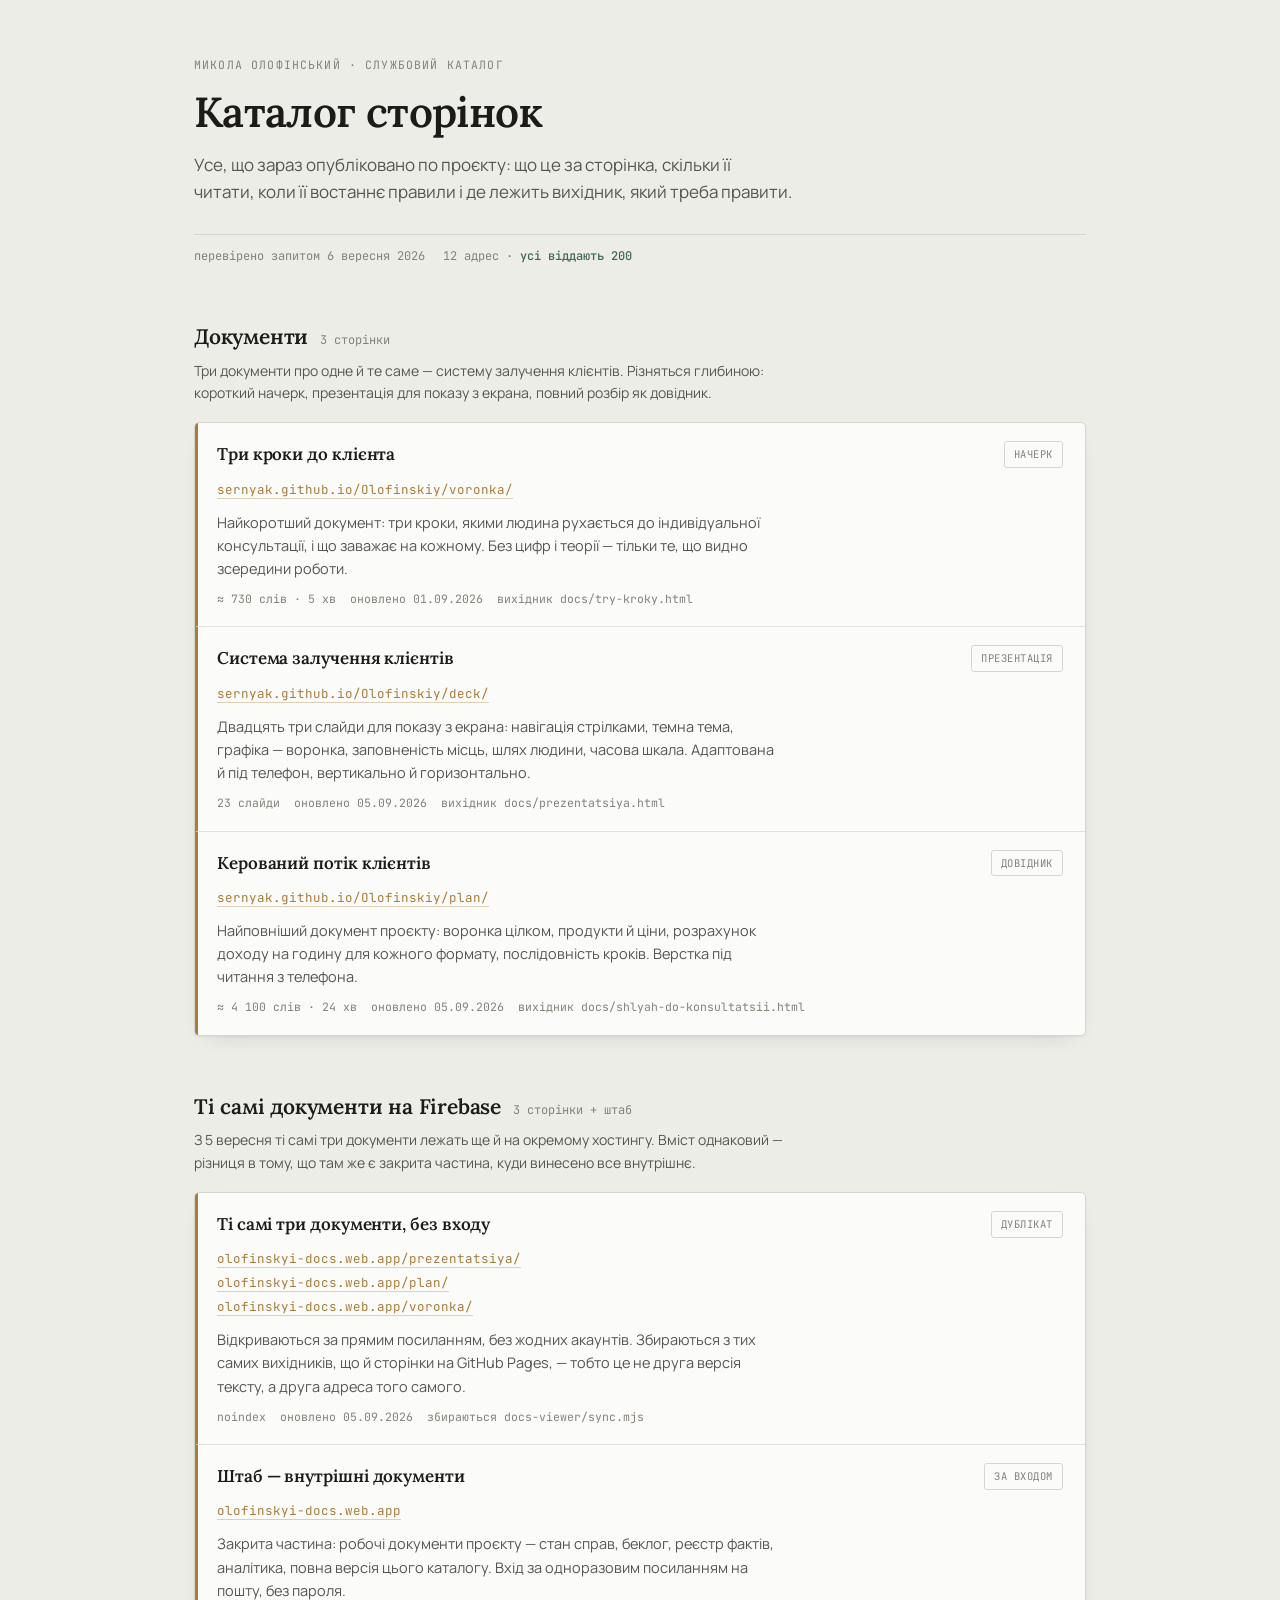
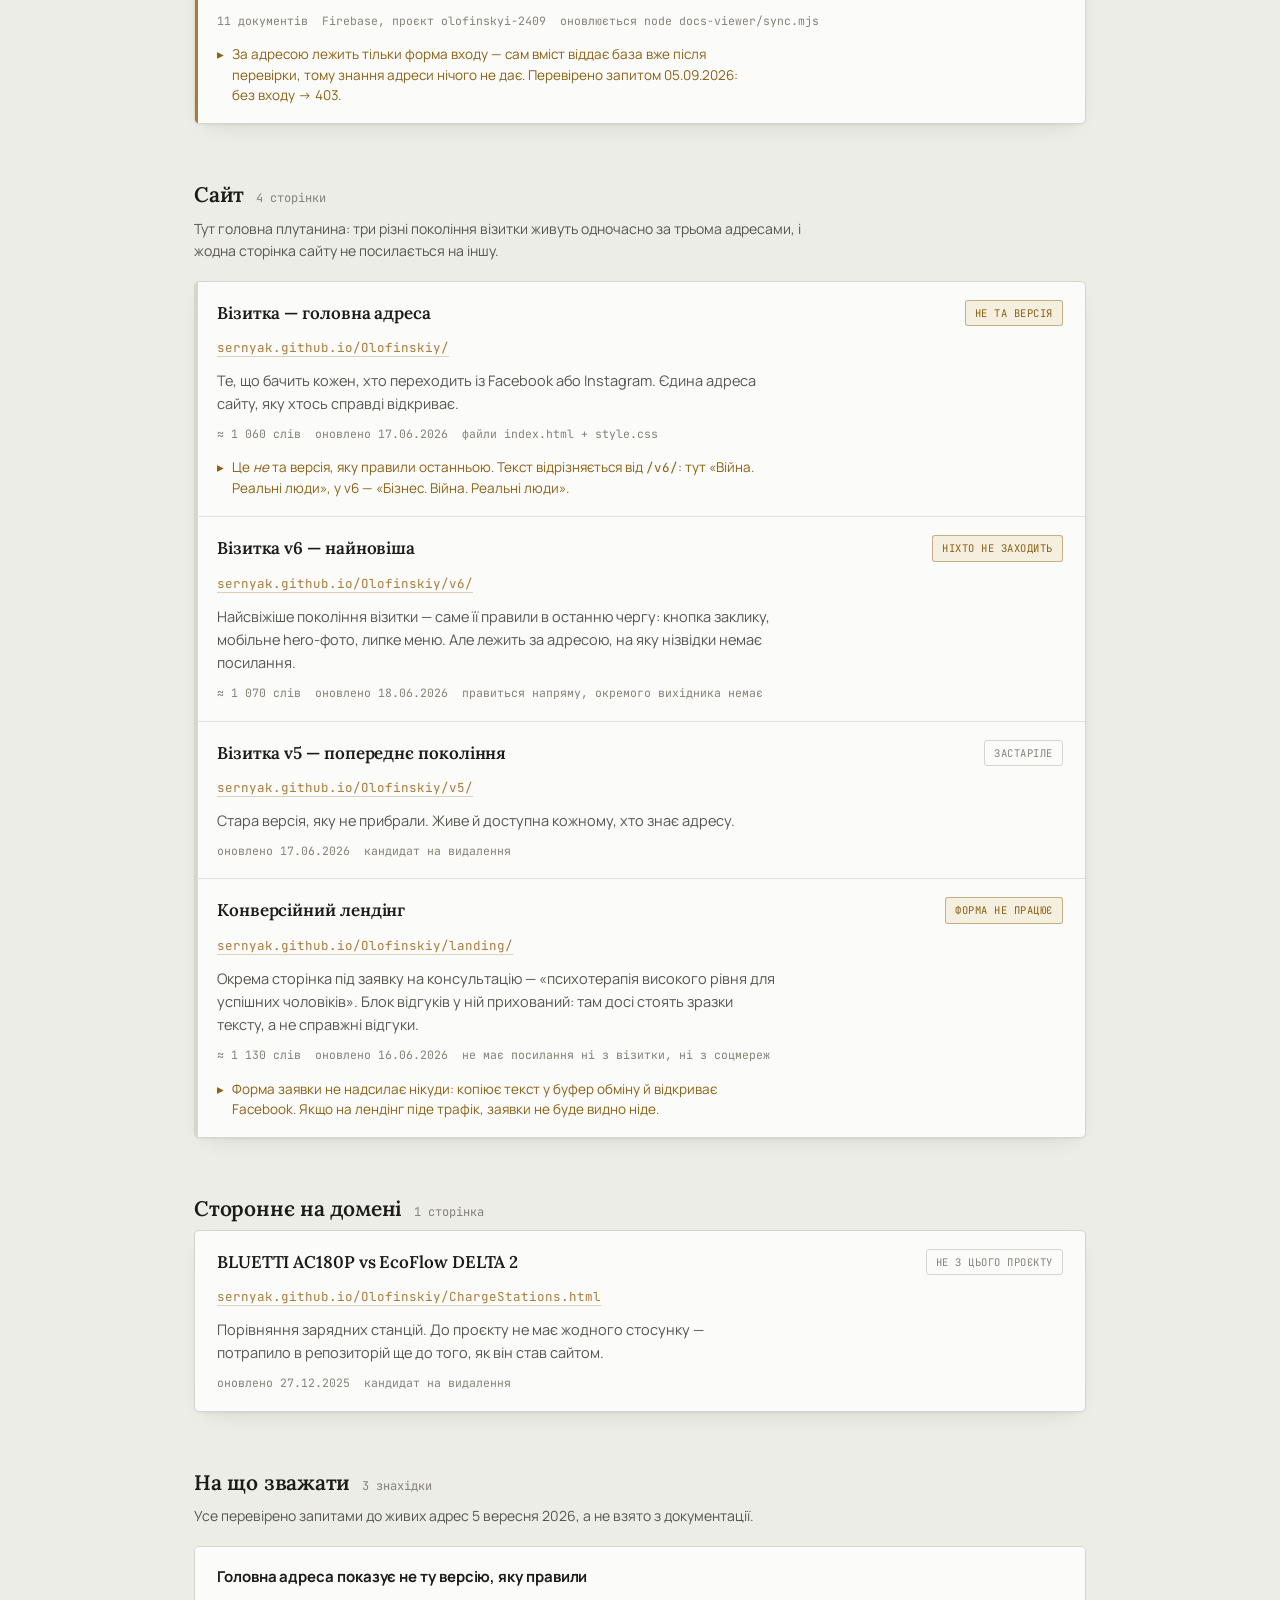
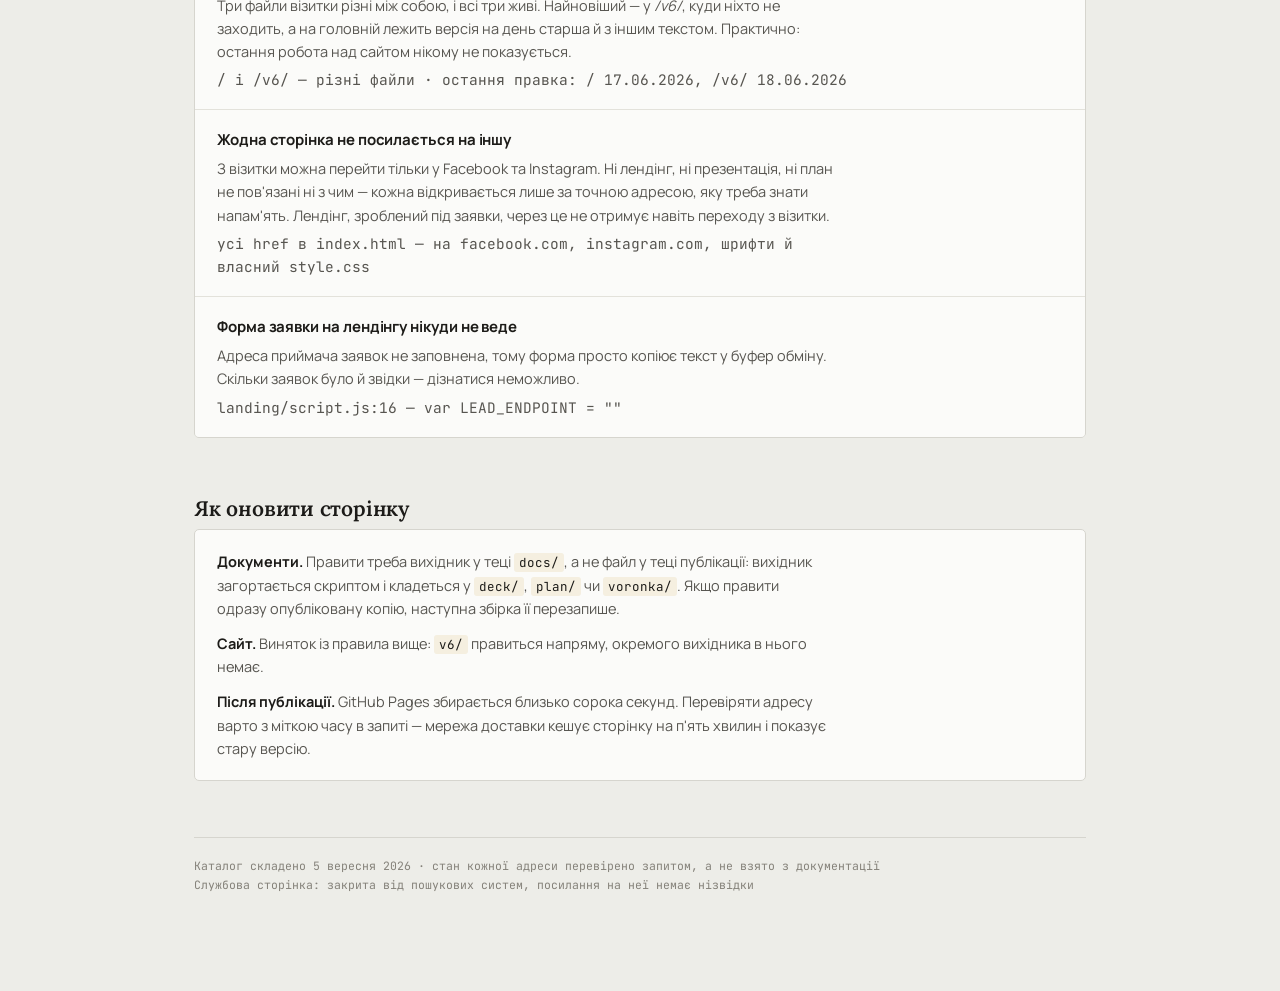
<file: k-4n8q2v/index.html>
<!DOCTYPE html>
<html lang="uk">
<head>
<meta charset="utf-8">
<meta name="viewport" content="width=device-width, initial-scale=1, viewport-fit=cover">
<meta name="robots" content="noindex, nofollow">
<title>Каталог сторінок</title>
<link rel="preconnect" href="https://fonts.googleapis.com">
<link rel="preconnect" href="https://fonts.gstatic.com" crossorigin>
<link rel="stylesheet" href="https://fonts.googleapis.com/css2?family=Lora:ital,wght@0,400;0,500;0,600;1,400&family=Manrope:wght@400;500;600;700&family=JetBrains+Mono:wght@400;500&display=swap">

<style>
:root {
  --ground:   #EDEDE8;
  --surface:  #FBFBF9;
  --ink:      #1C1B18;
  --ink-soft: #575550;
  --ink-mute: #85827A;
  --rule:     #D6D5CE;
  --rule-soft:#E3E2DB;
  --accent:   #A87C3C;
  --ok:       #3D6B4C;
  --warn:     #8A6115;
  --warn-bg:  #F5EFE0;
  --shadow:   0 1px 2px rgba(28,27,24,.05), 0 8px 24px -16px rgba(28,27,24,.28);
}

@media (prefers-color-scheme: dark) {
  :root:not([data-theme="light"]) {
    --ground:   #151513;
    --surface:  #1D1D1A;
    --ink:      #EDEBE4;
    --ink-soft: #B3AFA5;
    --ink-mute: #8B877C;
    --rule:     #34332D;
    --rule-soft:#282723;
    --accent:   #D6AC70;
    --ok:       #86AF92;
    --warn:     #D2AC5E;
    --warn-bg:  #262017;
    --shadow:   0 1px 2px rgba(0,0,0,.4), 0 8px 24px -16px rgba(0,0,0,.8);
  }
}

:root[data-theme="dark"] {
  --ground:   #151513;
  --surface:  #1D1D1A;
  --ink:      #EDEBE4;
  --ink-soft: #B3AFA5;
  --ink-mute: #8B877C;
  --rule:     #34332D;
  --rule-soft:#282723;
  --accent:   #D6AC70;
  --ok:       #86AF92;
  --warn:     #D2AC5E;
  --warn-bg:  #262017;
  --shadow:   0 1px 2px rgba(0,0,0,.4), 0 8px 24px -16px rgba(0,0,0,.8);
}

* { box-sizing: border-box; }

html { background: var(--ground); }

body {
  margin: 0;
  background: var(--ground);
  color: var(--ink);
  font-family: 'Manrope', system-ui, -apple-system, 'Segoe UI', sans-serif;
  font-size: 15px;
  line-height: 1.6;
  -webkit-font-smoothing: antialiased;
}

img { max-width: 100%; }

.wrap {
  max-width: 940px;
  margin: 0 auto;
  padding: 56px 24px 96px;
}

/* ---------- шапка ---------- */

.eyebrow {
  font-family: 'JetBrains Mono', ui-monospace, monospace;
  font-size: 11.5px;
  letter-spacing: .1em;
  text-transform: uppercase;
  color: var(--ink-mute);
  margin: 0 0 14px;
}

h1 {
  font-family: 'Lora', Georgia, serif;
  font-weight: 600;
  font-size: clamp(30px, 5.2vw, 42px);
  line-height: 1.15;
  letter-spacing: -.015em;
  margin: 0 0 14px;
  text-wrap: balance;
}

.lede {
  font-size: 17px;
  line-height: 1.62;
  color: var(--ink-soft);
  max-width: 60ch;
  margin: 0 0 28px;
}

.checked {
  display: flex;
  flex-wrap: wrap;
  align-items: baseline;
  gap: 8px 18px;
  font-family: 'JetBrains Mono', ui-monospace, monospace;
  font-size: 12px;
  color: var(--ink-mute);
  padding: 12px 0 0;
  border-top: 1px solid var(--rule);
}
.checked b { color: var(--ok); font-weight: 500; }

/* ---------- секції ---------- */

section { margin-top: 54px; }

.sec-head {
  display: flex;
  align-items: baseline;
  gap: 12px;
  margin-bottom: 4px;
}

h2 {
  font-family: 'Lora', Georgia, serif;
  font-weight: 600;
  font-size: 21px;
  letter-spacing: -.01em;
  margin: 0;
}

.count {
  font-family: 'JetBrains Mono', ui-monospace, monospace;
  font-size: 12px;
  color: var(--ink-mute);
}

.sec-note {
  font-size: 14px;
  color: var(--ink-soft);
  margin: 6px 0 18px;
  max-width: 68ch;
}

/* ---------- реєстр ---------- */

.register {
  background: var(--surface);
  border: 1px solid var(--rule);
  border-radius: 5px;
  box-shadow: var(--shadow);
  overflow: hidden;
}

.entry {
  display: grid;
  grid-template-columns: 1fr auto;
  gap: 6px 24px;
  padding: 18px 22px 18px 19px;
  border-left: 3px solid transparent;
  border-top: 1px solid var(--rule-soft);
}
.entry:first-child { border-top: none; }

.register--docs    .entry { border-left-color: var(--accent); }
.register--site    .entry { border-left-color: var(--rule); }
.register--foreign .entry { border-left-color: transparent; }

.entry-name {
  font-family: 'Lora', Georgia, serif;
  font-size: 17px;
  font-weight: 600;
  letter-spacing: -.005em;
  margin: 0;
  grid-column: 1;
}

.entry-what {
  grid-column: 1;
  font-size: 14.5px;
  color: var(--ink-soft);
  margin: 0;
  max-width: 62ch;
}

.entry a.addr {
  font-family: 'JetBrains Mono', ui-monospace, monospace;
  font-size: 12.5px;
  color: var(--accent);
  text-decoration: none;
  border-bottom: 1px solid rgba(168, 124, 60, .35);
  word-break: break-all;
}
.entry a.addr:hover { border-bottom-color: var(--accent); }
.entry a.addr:focus-visible { outline: 2px solid var(--accent); outline-offset: 3px; border-radius: 2px; }

.addr-line { grid-column: 1; margin: 2px 0 4px; }

.meta {
  grid-column: 1;
  font-family: 'JetBrains Mono', ui-monospace, monospace;
  font-size: 11.5px;
  color: var(--ink-mute);
  margin: 4px 0 0;
  display: flex;
  flex-wrap: wrap;
  gap: 2px 14px;
}

.chip {
  grid-column: 2;
  grid-row: 1;
  align-self: start;
  justify-self: end;
  font-family: 'JetBrains Mono', ui-monospace, monospace;
  font-size: 10.5px;
  letter-spacing: .05em;
  text-transform: uppercase;
  white-space: nowrap;
  padding: 4px 9px;
  border-radius: 3px;
  border: 1px solid var(--rule);
  color: var(--ink-mute);
}
.chip--ok   { color: var(--ok);   border-color: rgba(61, 107, 76, .4); }
.chip--warn { color: var(--warn); border-color: rgba(138, 97, 21, .45); background: var(--warn-bg); }

.flag {
  grid-column: 1 / -1;
  font-size: 13.5px;
  line-height: 1.5;
  color: var(--warn);
  margin: 8px 0 0;
  padding-left: 15px;
  position: relative;
  max-width: 68ch;
}
.flag::before {
  content: "\25B8";
  position: absolute;
  left: 0;
  top: 0;
}

code {
  font-family: 'JetBrains Mono', ui-monospace, monospace;
  font-size: 12.5px;
  background: var(--warn-bg);
  padding: 1px 5px;
  border-radius: 3px;
  color: var(--ink);
}
.flag code { background: none; padding: 0; color: inherit; font-size: 12.5px; }

/* ---------- проблеми ---------- */

.issues {
  display: flex;
  flex-direction: column;
  gap: 1px;
  background: var(--rule-soft);
  border: 1px solid var(--rule);
  border-radius: 5px;
  overflow: hidden;
}

.issue {
  background: var(--surface);
  padding: 18px 22px;
  display: grid;
  gap: 5px;
}

.issue h3 {
  font-family: 'Manrope', sans-serif;
  font-size: 15px;
  font-weight: 700;
  margin: 0;
  letter-spacing: -.005em;
}

.issue p { margin: 0; font-size: 14.5px; color: var(--ink-soft); max-width: 70ch; }

.proof {
  font-family: 'JetBrains Mono', ui-monospace, monospace;
  font-size: 11.5px;
  color: var(--ink-mute);
  margin-top: 3px;
  word-break: break-word;
}

/* ---------- як оновлювати ---------- */

.howto-box {
  border: 1px solid var(--rule);
  border-radius: 5px;
  background: var(--surface);
  padding: 20px 22px;
}
.howto-box p { margin: 0 0 12px; font-size: 14.5px; color: var(--ink-soft); max-width: 68ch; }
.howto-box p:last-child { margin-bottom: 0; }
.howto-box strong { color: var(--ink); }

footer {
  margin-top: 56px;
  padding-top: 18px;
  border-top: 1px solid var(--rule);
  font-family: 'JetBrains Mono', ui-monospace, monospace;
  font-size: 11.5px;
  color: var(--ink-mute);
  line-height: 1.7;
}

@media (max-width: 620px) {
  .wrap { padding: 40px 18px 72px; }
  .entry { grid-template-columns: 1fr; padding: 16px 16px 16px 14px; }
  .chip { grid-column: 1; grid-row: auto; justify-self: start; margin-top: 6px; }
}
</style>
</head>
<body>

<div class="wrap">

  <p class="eyebrow">Микола Олофінський · службовий каталог</p>
  <h1>Каталог сторінок</h1>
  <p class="lede">
    Усе, що зараз опубліковано по проєкту: що це за сторінка, скільки її читати,
    коли її востаннє правили і де лежить вихідник, який треба правити.
  </p>

  <div class="checked">
    <span>перевірено запитом 6 вересня 2026</span>
    <span>12 адрес · <b>усі віддають 200</b></span>
  </div>

  <!-- ========== ДОКУМЕНТИ ========== -->
  <section>
    <div class="sec-head">
      <h2>Документи</h2>
      <span class="count">3 сторінки</span>
    </div>
    <p class="sec-note">
      Три документи про одне й те саме — систему залучення клієнтів. Різняться
      глибиною: короткий начерк, презентація для показу з екрана, повний розбір
      як довідник.
    </p>

    <div class="register register--docs">

      <div class="entry">
        <h3 class="entry-name">Три кроки до клієнта</h3>
        <div class="addr-line">
          <a class="addr" href="https://sernyak.github.io/Olofinskiy/voronka/" target="_blank" rel="noopener">sernyak.github.io/Olofinskiy/voronka/</a>
        </div>
        <span class="chip">начерк</span>
        <p class="entry-what">
          Найкоротший документ: три кроки, якими людина рухається до
          індивідуальної консультації, і що заважає на кожному. Без цифр і
          теорії — тільки те, що видно зсередини роботи.
        </p>
        <p class="meta">
          <span>&#8776; 730 слів · 5 хв</span>
          <span>оновлено 01.09.2026</span>
          <span>вихідник docs/try-kroky.html</span>
        </p>
      </div>

      <div class="entry">
        <h3 class="entry-name">Система залучення клієнтів</h3>
        <div class="addr-line">
          <a class="addr" href="https://sernyak.github.io/Olofinskiy/deck/" target="_blank" rel="noopener">sernyak.github.io/Olofinskiy/deck/</a>
        </div>
        <span class="chip">презентація</span>
        <p class="entry-what">
          Двадцять три слайди для показу з екрана: навігація стрілками, темна
          тема, графіка — воронка, заповненість місць, шлях людини, часова
          шкала. Адаптована й під телефон, вертикально й горизонтально.
        </p>
        <p class="meta">
          <span>23 слайди</span>
          <span>оновлено 05.09.2026</span>
          <span>вихідник docs/prezentatsiya.html</span>
        </p>
      </div>

      <div class="entry">
        <h3 class="entry-name">Керований потік клієнтів</h3>
        <div class="addr-line">
          <a class="addr" href="https://sernyak.github.io/Olofinskiy/plan/" target="_blank" rel="noopener">sernyak.github.io/Olofinskiy/plan/</a>
        </div>
        <span class="chip">довідник</span>
        <p class="entry-what">
          Найповніший документ проєкту: воронка цілком, продукти й ціни,
          розрахунок доходу на годину для кожного формату, послідовність кроків.
          Верстка під читання з телефона.
        </p>
        <p class="meta">
          <span>&#8776; 4 100 слів · 24 хв</span>
          <span>оновлено 05.09.2026</span>
          <span>вихідник docs/shlyah-do-konsultatsii.html</span>
        </p>
      </div>

    </div>
  </section>

  <!-- ========== ДРУГА АДРЕСА ТИХ САМИХ ДОКУМЕНТІВ ========== -->
  <section>
    <div class="sec-head">
      <h2>Ті самі документи на Firebase</h2>
      <span class="count">3 сторінки + штаб</span>
    </div>
    <p class="sec-note">
      З 5 вересня ті самі три документи лежать ще й на окремому хостингу. Вміст
      однаковий — різниця в тому, що там же є закрита частина, куди винесено все
      внутрішнє.
    </p>

    <div class="register register--docs">

      <div class="entry">
        <h3 class="entry-name">Ті самі три документи, без входу</h3>
        <div class="addr-line">
          <a class="addr" href="https://olofinskyi-docs.web.app/prezentatsiya/" target="_blank" rel="noopener">olofinskyi-docs.web.app/prezentatsiya/</a><br>
          <a class="addr" href="https://olofinskyi-docs.web.app/plan/" target="_blank" rel="noopener">olofinskyi-docs.web.app/plan/</a><br>
          <a class="addr" href="https://olofinskyi-docs.web.app/voronka/" target="_blank" rel="noopener">olofinskyi-docs.web.app/voronka/</a>
        </div>
        <span class="chip">дублікат</span>
        <p class="entry-what">
          Відкриваються за прямим посиланням, без жодних акаунтів. Збираються з
          тих самих вихідників, що й сторінки на GitHub Pages, — тобто це не
          друга версія тексту, а друга адреса того самого.
        </p>
        <p class="meta">
          <span>noindex</span>
          <span>оновлено 05.09.2026</span>
          <span>збираються docs-viewer/sync.mjs</span>
        </p>
      </div>

      <div class="entry">
        <h3 class="entry-name">Штаб — внутрішні документи</h3>
        <div class="addr-line">
          <a class="addr" href="https://olofinskyi-docs.web.app/" target="_blank" rel="noopener">olofinskyi-docs.web.app</a>
        </div>
        <span class="chip">за входом</span>
        <p class="entry-what">
          Закрита частина: робочі документи проєкту — стан справ, беклог,
          реєстр фактів, аналітика, повна версія цього каталогу. Вхід за
          одноразовим посиланням на пошту, без пароля.
        </p>
        <p class="meta">
          <span>11 документів</span>
          <span>Firebase, проєкт olofinskyi-2409</span>
          <span>оновлюється node docs-viewer/sync.mjs</span>
        </p>
        <p class="flag">
          За адресою лежить тільки форма входу — сам вміст віддає база вже після
          перевірки, тому знання адреси нічого не дає. Перевірено запитом
          05.09.2026: без входу → 403.
        </p>
      </div>

    </div>
  </section>

  <!-- ========== САЙТ ========== -->
  <section>
    <div class="sec-head">
      <h2>Сайт</h2>
      <span class="count">4 сторінки</span>
    </div>
    <p class="sec-note">
      Тут головна плутанина: три різні покоління візитки живуть одночасно за
      трьома адресами, і жодна сторінка сайту не посилається на іншу.
    </p>

    <div class="register register--site">

      <div class="entry">
        <h3 class="entry-name">Візитка — головна адреса</h3>
        <div class="addr-line">
          <a class="addr" href="https://sernyak.github.io/Olofinskiy/" target="_blank" rel="noopener">sernyak.github.io/Olofinskiy/</a>
        </div>
        <span class="chip chip--warn">не та версія</span>
        <p class="entry-what">
          Те, що бачить кожен, хто переходить із Facebook або Instagram. Єдина
          адреса сайту, яку хтось справді відкриває.
        </p>
        <p class="meta">
          <span>&#8776; 1 060 слів</span>
          <span>оновлено 17.06.2026</span>
          <span>файли index.html + style.css</span>
        </p>
        <p class="flag">
          Це <em>не</em> та версія, яку правили останньою. Текст відрізняється
          від <code>/v6/</code>: тут «Війна. Реальні люди», у v6 — «Бізнес.
          Війна. Реальні люди».
        </p>
      </div>

      <div class="entry">
        <h3 class="entry-name">Візитка v6 — найновіша</h3>
        <div class="addr-line">
          <a class="addr" href="https://sernyak.github.io/Olofinskiy/v6/" target="_blank" rel="noopener">sernyak.github.io/Olofinskiy/v6/</a>
        </div>
        <span class="chip chip--warn">ніхто не заходить</span>
        <p class="entry-what">
          Найсвіжіше покоління візитки — саме її правили в останню чергу: кнопка
          заклику, мобільне hero-фото, липке меню. Але лежить за адресою, на яку
          нізвідки немає посилання.
        </p>
        <p class="meta">
          <span>&#8776; 1 070 слів</span>
          <span>оновлено 18.06.2026</span>
          <span>правиться напряму, окремого вихідника немає</span>
        </p>
      </div>

      <div class="entry">
        <h3 class="entry-name">Візитка v5 — попереднє покоління</h3>
        <div class="addr-line">
          <a class="addr" href="https://sernyak.github.io/Olofinskiy/v5/" target="_blank" rel="noopener">sernyak.github.io/Olofinskiy/v5/</a>
        </div>
        <span class="chip">застаріле</span>
        <p class="entry-what">
          Стара версія, яку не прибрали. Живе й доступна кожному, хто знає
          адресу.
        </p>
        <p class="meta">
          <span>оновлено 17.06.2026</span>
          <span>кандидат на видалення</span>
        </p>
      </div>

      <div class="entry">
        <h3 class="entry-name">Конверсійний лендінг</h3>
        <div class="addr-line">
          <a class="addr" href="https://sernyak.github.io/Olofinskiy/landing/" target="_blank" rel="noopener">sernyak.github.io/Olofinskiy/landing/</a>
        </div>
        <span class="chip chip--warn">форма не працює</span>
        <p class="entry-what">
          Окрема сторінка під заявку на консультацію — «психотерапія високого
          рівня для успішних чоловіків». Блок відгуків у ній прихований: там досі
          стоять зразки тексту, а не справжні відгуки.
        </p>
        <p class="meta">
          <span>&#8776; 1 130 слів</span>
          <span>оновлено 16.06.2026</span>
          <span>не має посилання ні з візитки, ні з соцмереж</span>
        </p>
        <p class="flag">
          Форма заявки не надсилає нікуди: копіює текст у буфер обміну й
          відкриває Facebook. Якщо на лендінг піде трафік, заявки не буде видно
          ніде.
        </p>
      </div>

    </div>
  </section>

  <!-- ========== СТОРОННЄ ========== -->
  <section>
    <div class="sec-head">
      <h2>Стороннє на домені</h2>
      <span class="count">1 сторінка</span>
    </div>

    <div class="register register--foreign">
      <div class="entry">
        <h3 class="entry-name">BLUETTI AC180P vs EcoFlow DELTA 2</h3>
        <div class="addr-line">
          <a class="addr" href="https://sernyak.github.io/Olofinskiy/ChargeStations.html" target="_blank" rel="noopener">sernyak.github.io/Olofinskiy/ChargeStations.html</a>
        </div>
        <span class="chip">не з цього проєкту</span>
        <p class="entry-what">
          Порівняння зарядних станцій. До проєкту не має жодного стосунку —
          потрапило в репозиторій ще до того, як він став сайтом.
        </p>
        <p class="meta">
          <span>оновлено 27.12.2025</span>
          <span>кандидат на видалення</span>
        </p>
      </div>
    </div>
  </section>

  <!-- ========== ЩО ЗЛАМАНО ========== -->
  <section>
    <div class="sec-head">
      <h2>На що зважати</h2>
      <span class="count">3 знахідки</span>
    </div>
    <p class="sec-note">
      Усе перевірено запитами до живих адрес 5 вересня 2026, а не взято з
      документації.
    </p>

    <div class="issues">

      <div class="issue">
        <h3>Головна адреса показує не ту версію, яку правили</h3>
        <p>
          Три файли візитки різні між собою, і всі три живі. Найновіший — у
          <em>/v6/</em>, куди ніхто не заходить, а на головній лежить версія на
          день старша й з іншим текстом. Практично: остання робота над сайтом
          нікому не показується.
        </p>
        <p class="proof">/ і /v6/ — різні файли · остання правка: / 17.06.2026, /v6/ 18.06.2026</p>
      </div>

      <div class="issue">
        <h3>Жодна сторінка не посилається на іншу</h3>
        <p>
          З візитки можна перейти тільки у Facebook та Instagram. Ні лендінг, ні
          презентація, ні план не пов'язані ні з чим — кожна відкривається лише
          за точною адресою, яку треба знати напам'ять. Лендінг, зроблений під
          заявки, через це не отримує навіть переходу з візитки.
        </p>
        <p class="proof">усі href в index.html — на facebook.com, instagram.com, шрифти й власний style.css</p>
      </div>

      <div class="issue">
        <h3>Форма заявки на лендінгу нікуди не веде</h3>
        <p>
          Адреса приймача заявок не заповнена, тому форма просто копіює текст у
          буфер обміну. Скільки заявок було й звідки — дізнатися неможливо.
        </p>
        <p class="proof">landing/script.js:16 — var LEAD_ENDPOINT = ""</p>
      </div>

    </div>
  </section>

  <!-- ========== ЯК ОНОВЛЮВАТИ ========== -->
  <section>
    <div class="sec-head">
      <h2>Як оновити сторінку</h2>
    </div>

    <div class="howto-box">
      <p>
        <strong>Документи.</strong> Правити треба вихідник у теці
        <code>docs/</code>, а не файл у теці публікації: вихідник загортається
        скриптом і кладеться у <code>deck/</code>, <code>plan/</code> чи
        <code>voronka/</code>. Якщо правити одразу опубліковану копію, наступна
        збірка її перезапише.
      </p>
      <p>
        <strong>Сайт.</strong> Виняток із правила вище: <code>v6/</code>
        правиться напряму, окремого вихідника в нього немає.
      </p>
      <p>
        <strong>Після публікації.</strong> GitHub Pages збирається близько
        сорока секунд. Перевіряти адресу варто з міткою часу в запиті — мережа
        доставки кешує сторінку на п'ять хвилин і показує стару версію.
      </p>
    </div>
  </section>

  <footer>
    Каталог складено 5 вересня 2026 · стан кожної адреси перевірено запитом,
    а не взято з документації<br>
    Службова сторінка: закрита від пошукових систем, посилання на неї немає
    нізвідки
  </footer>

</div>

</body>
</html>
</file>
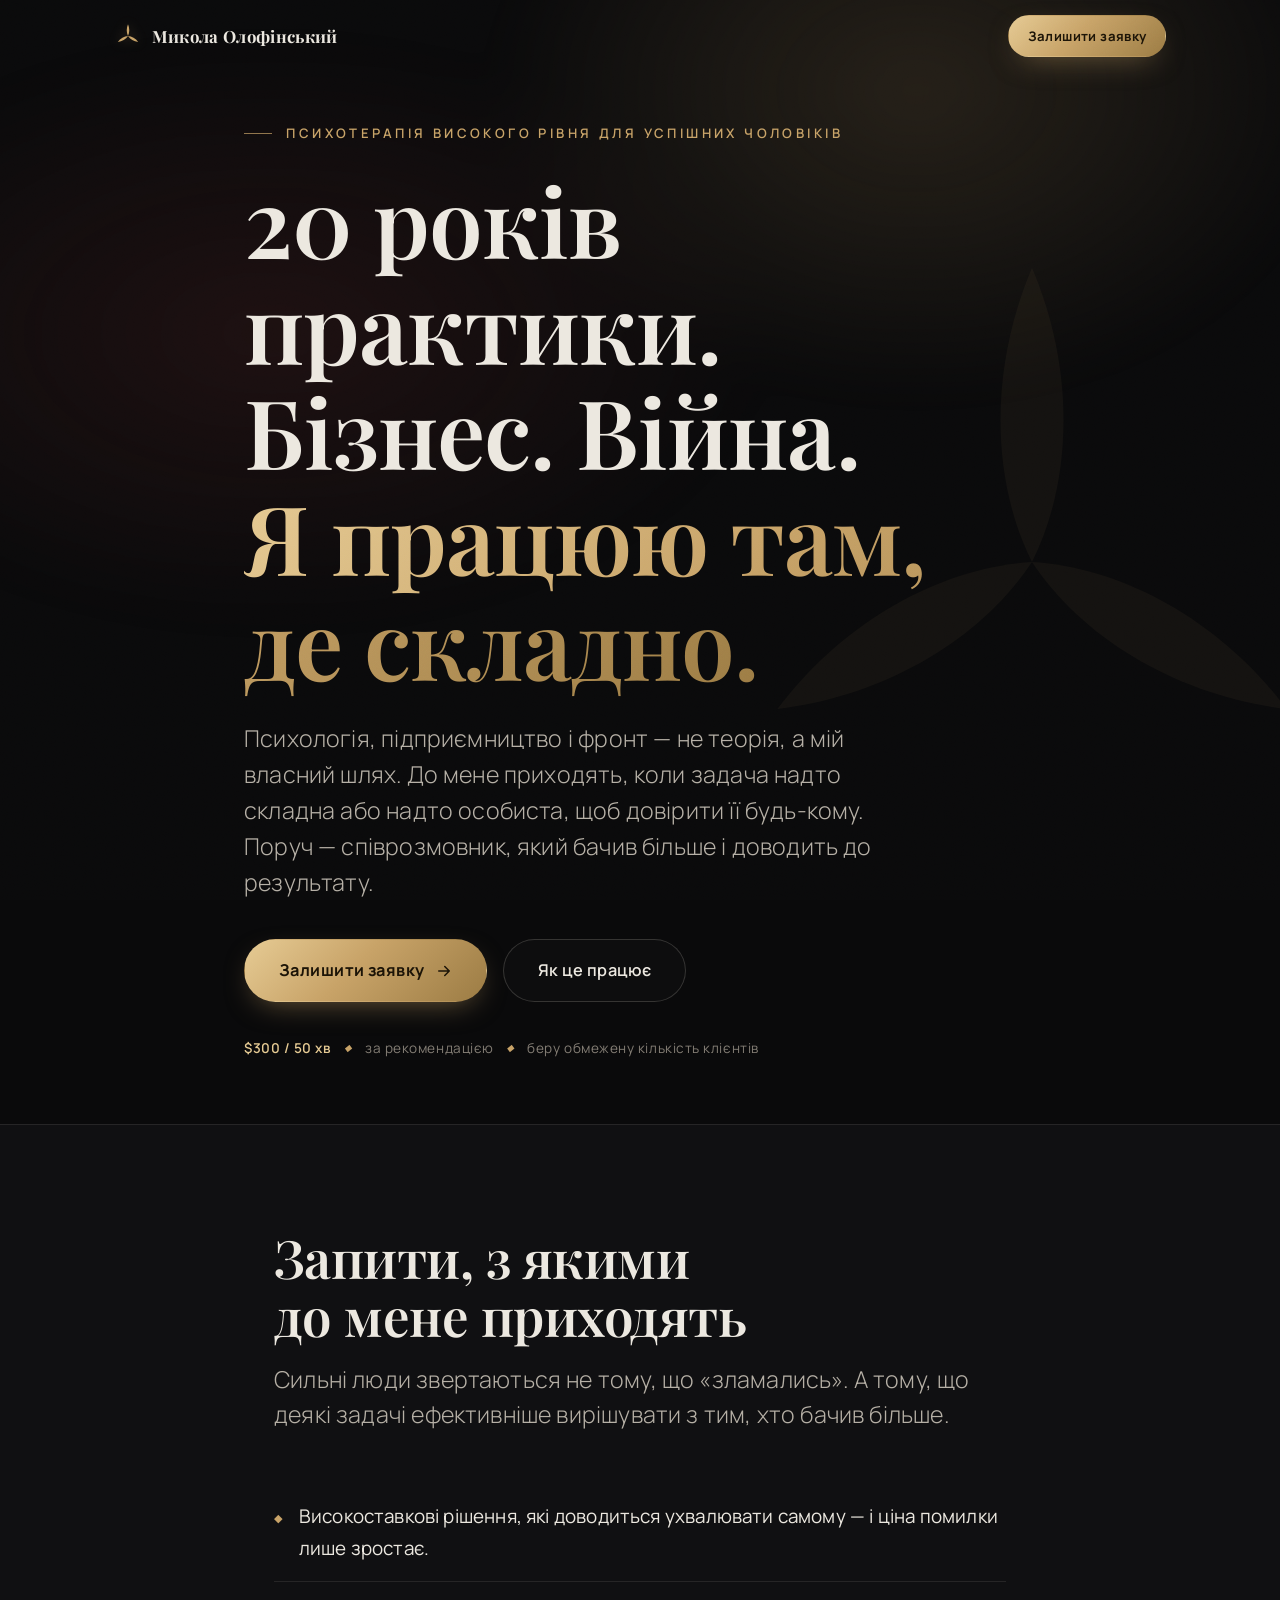
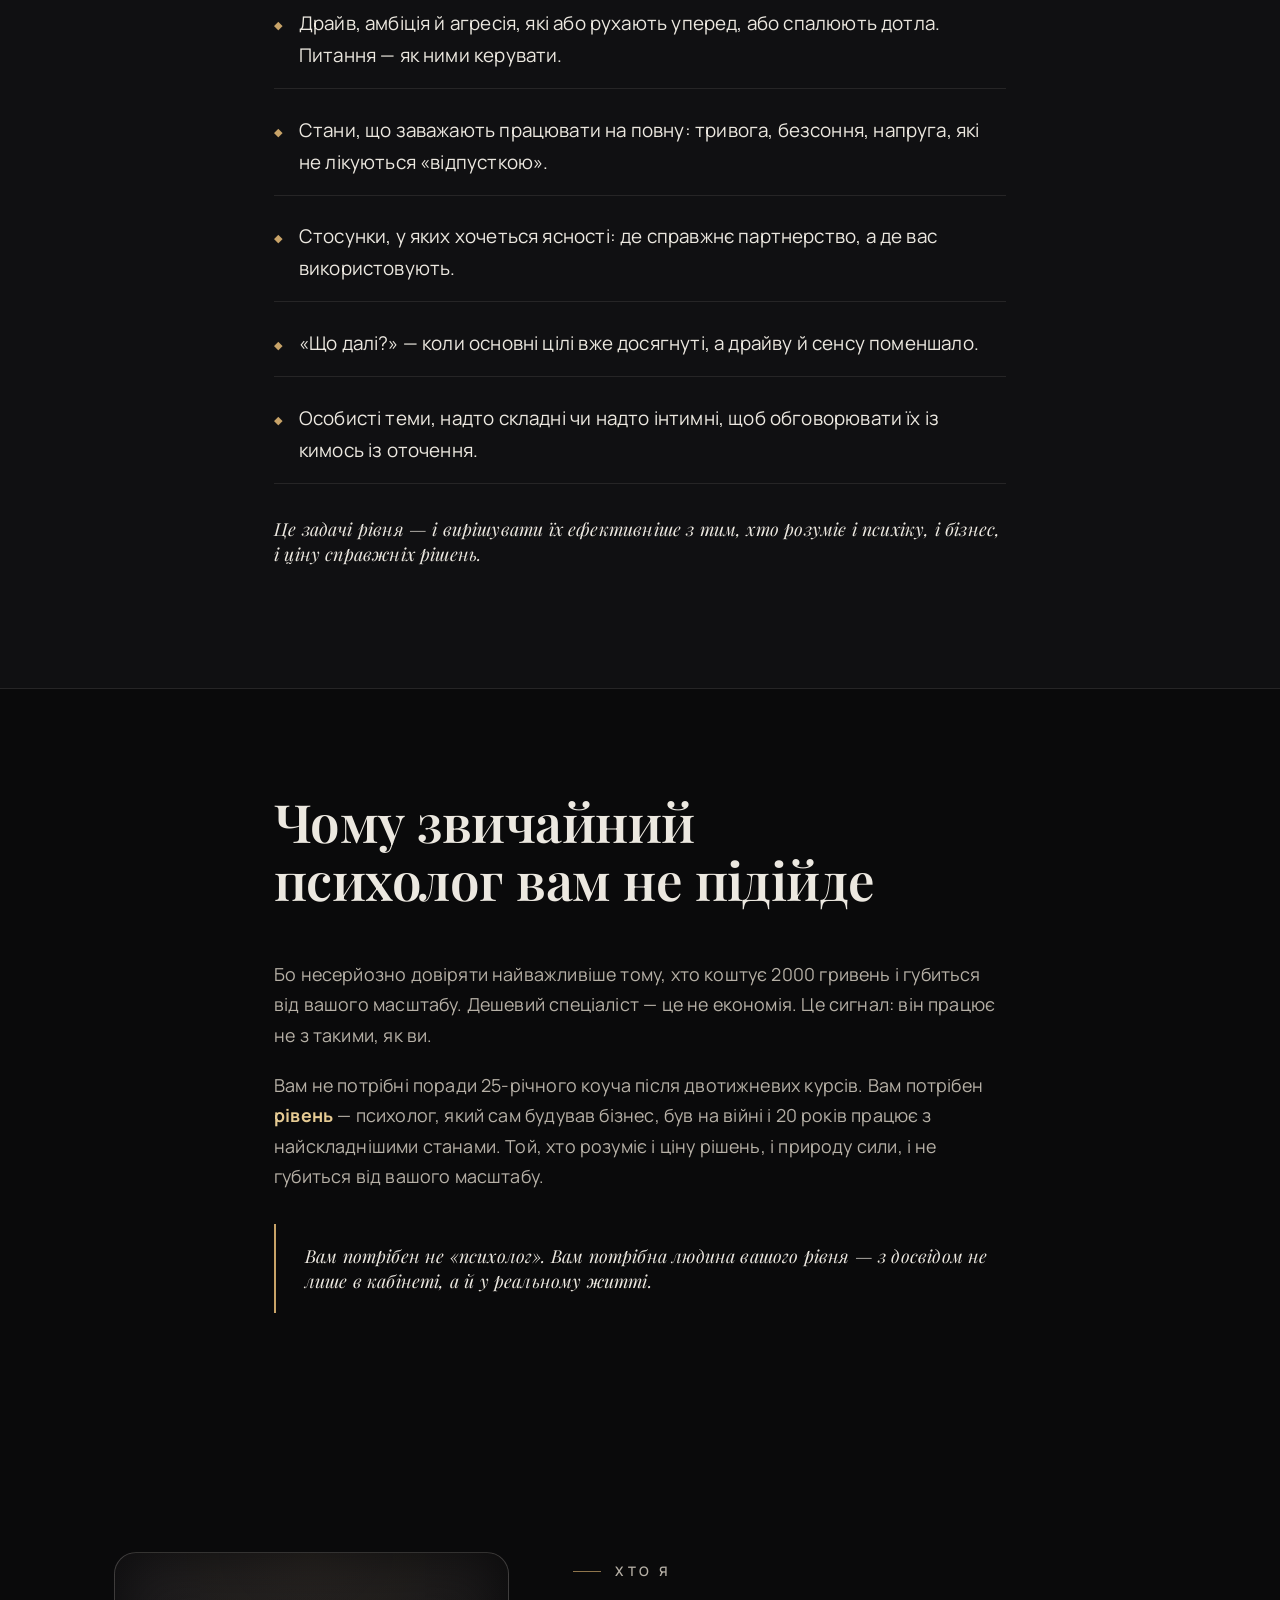
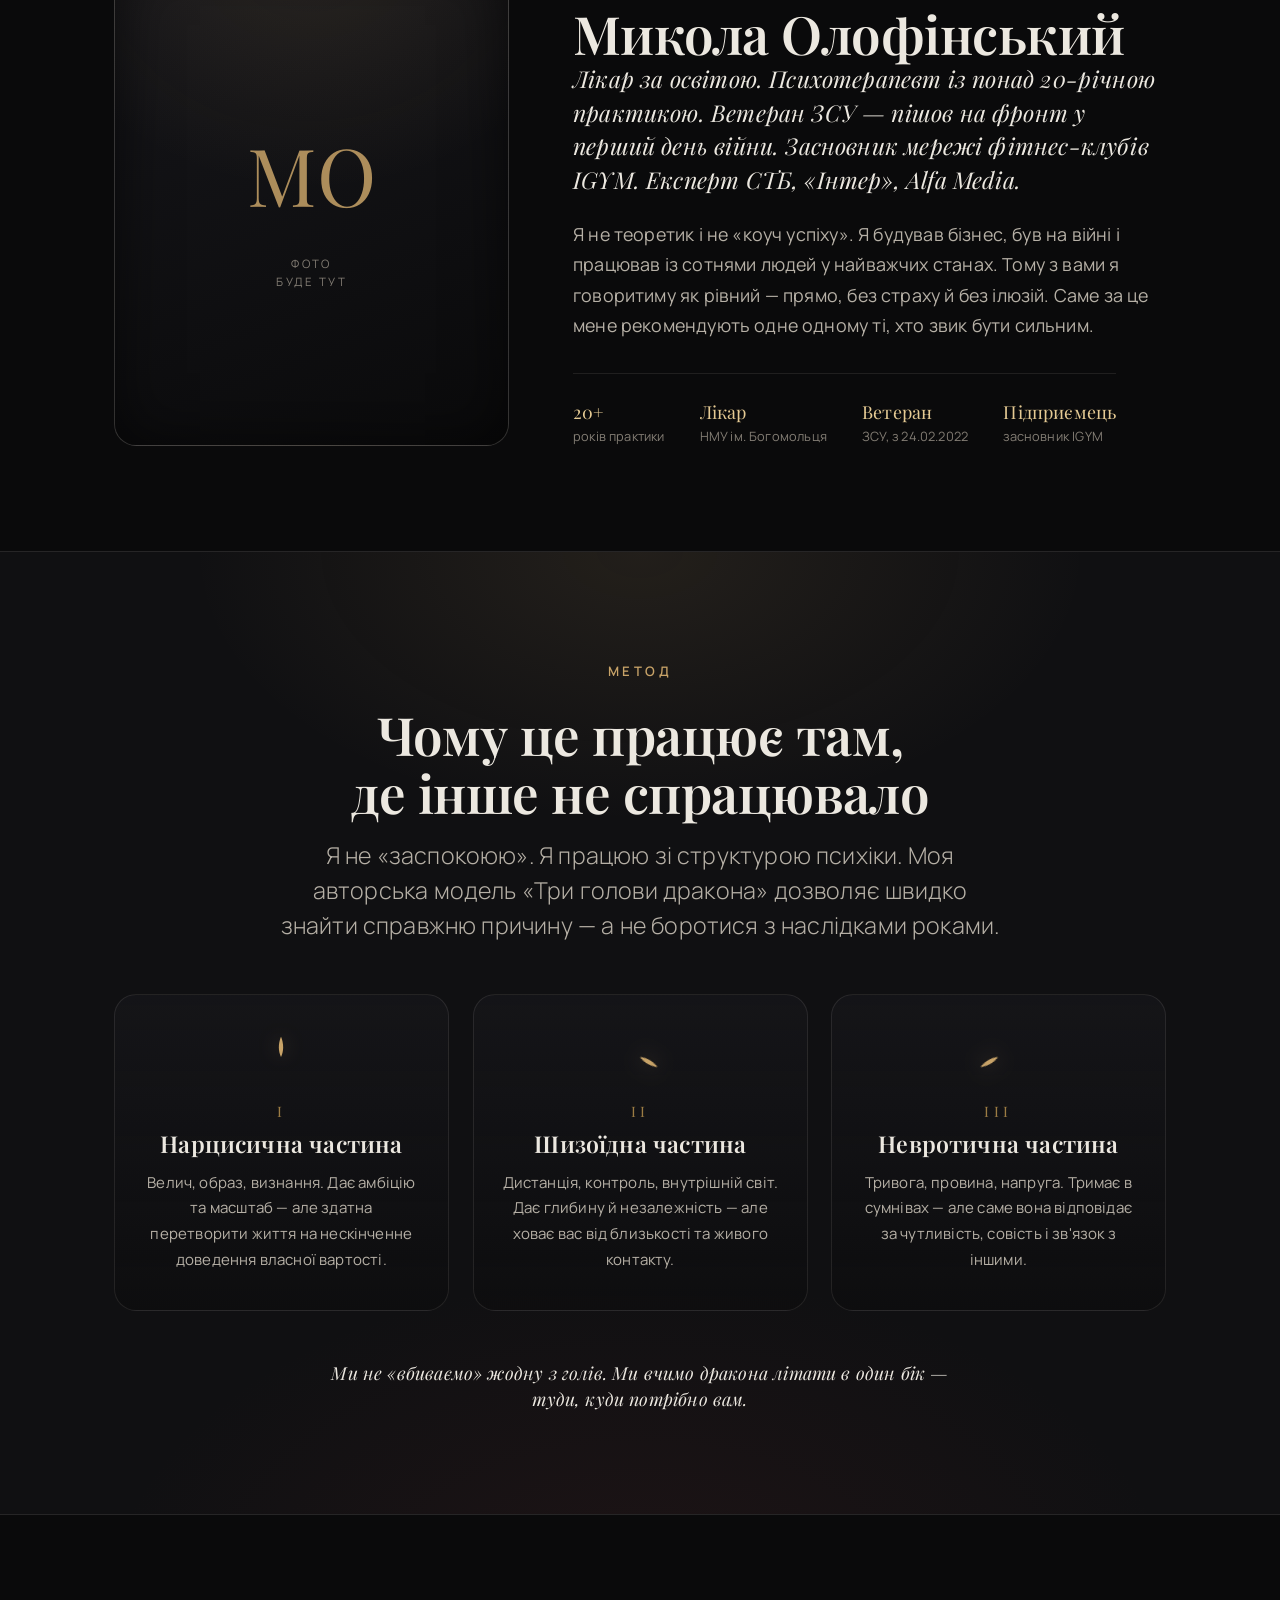
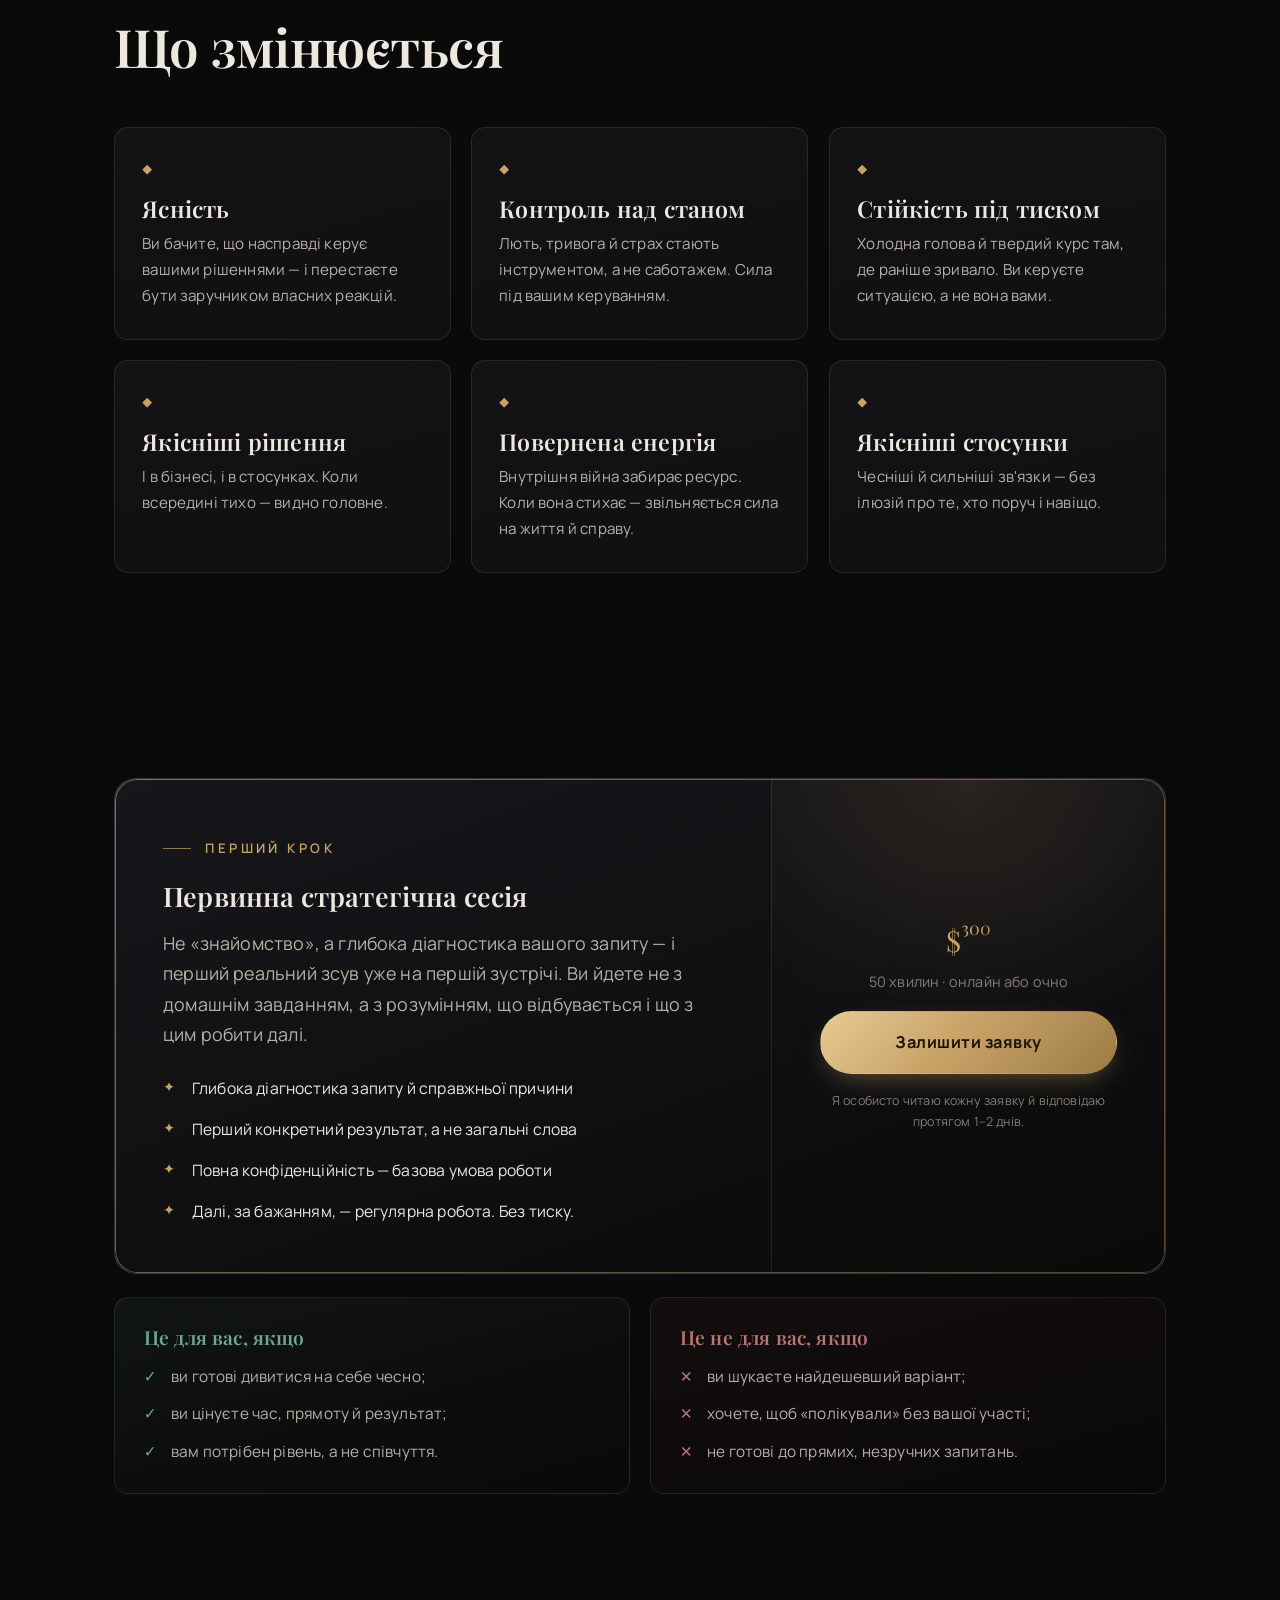
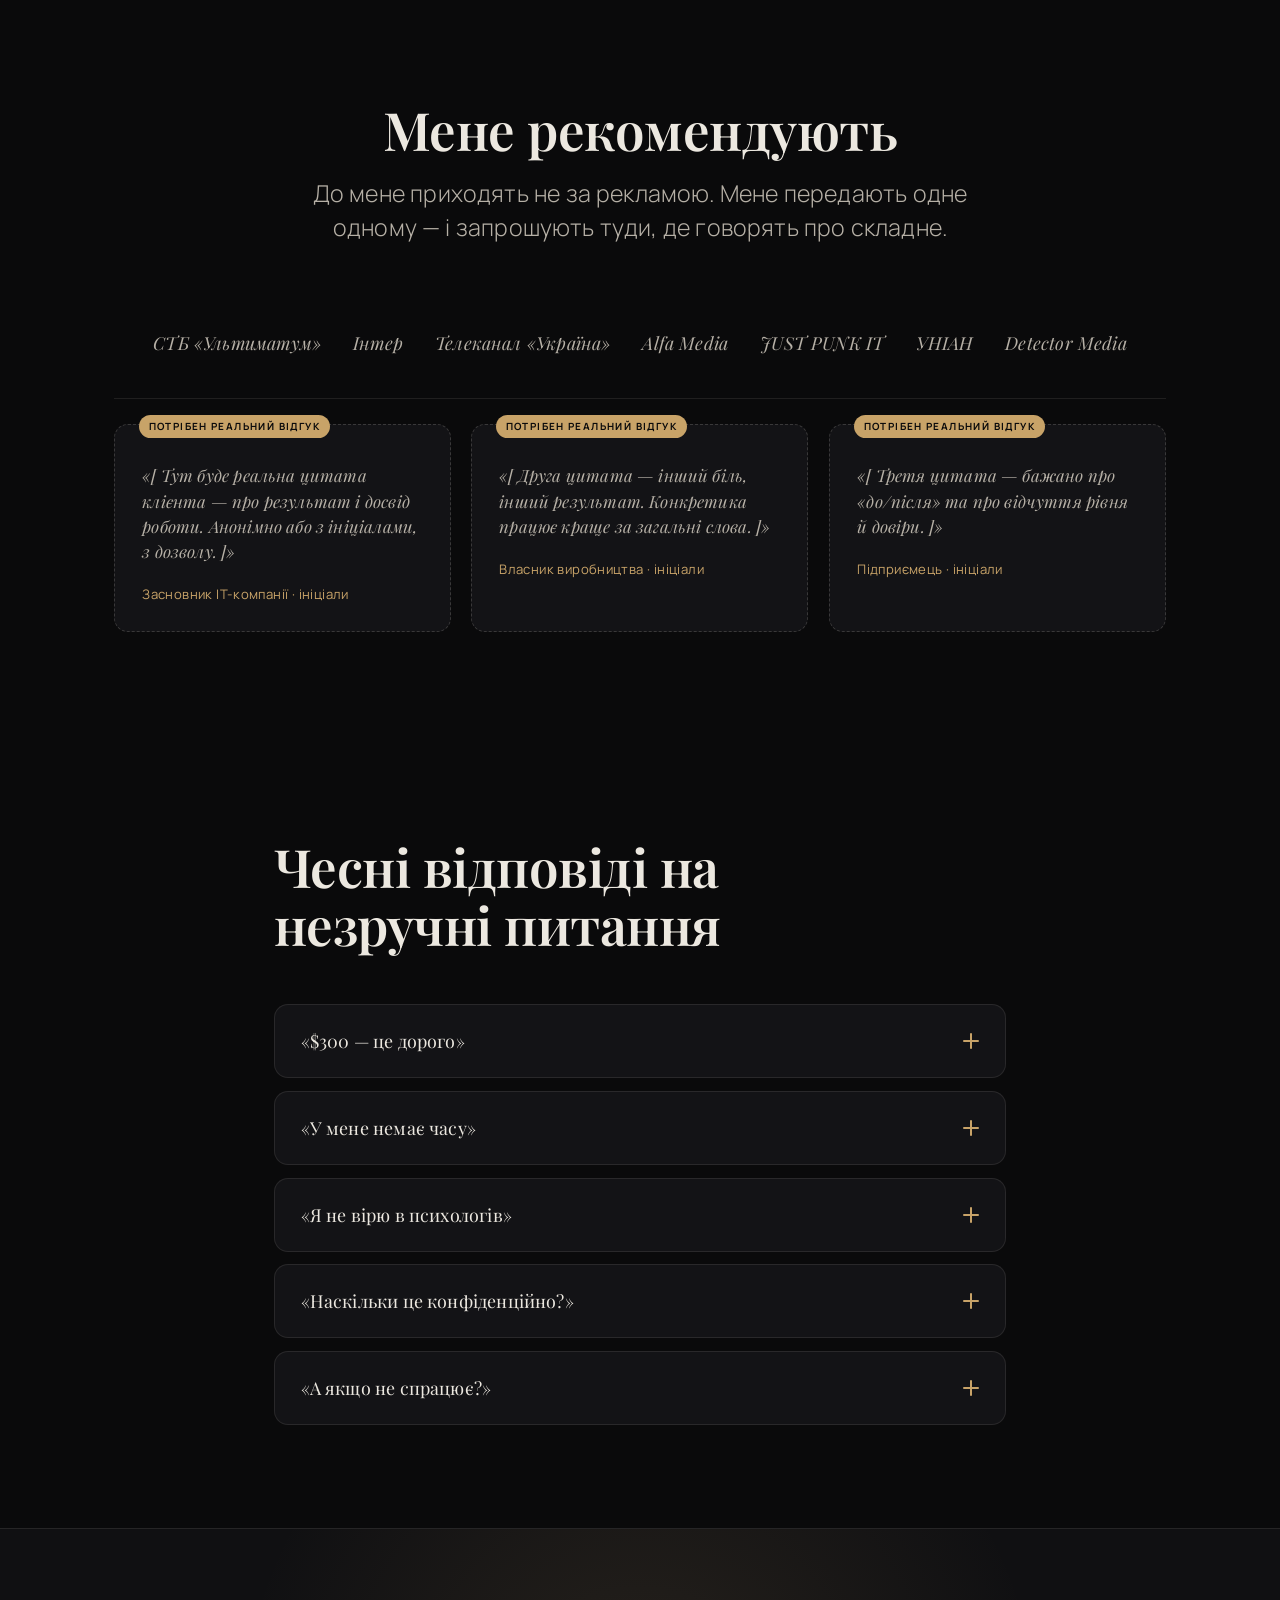
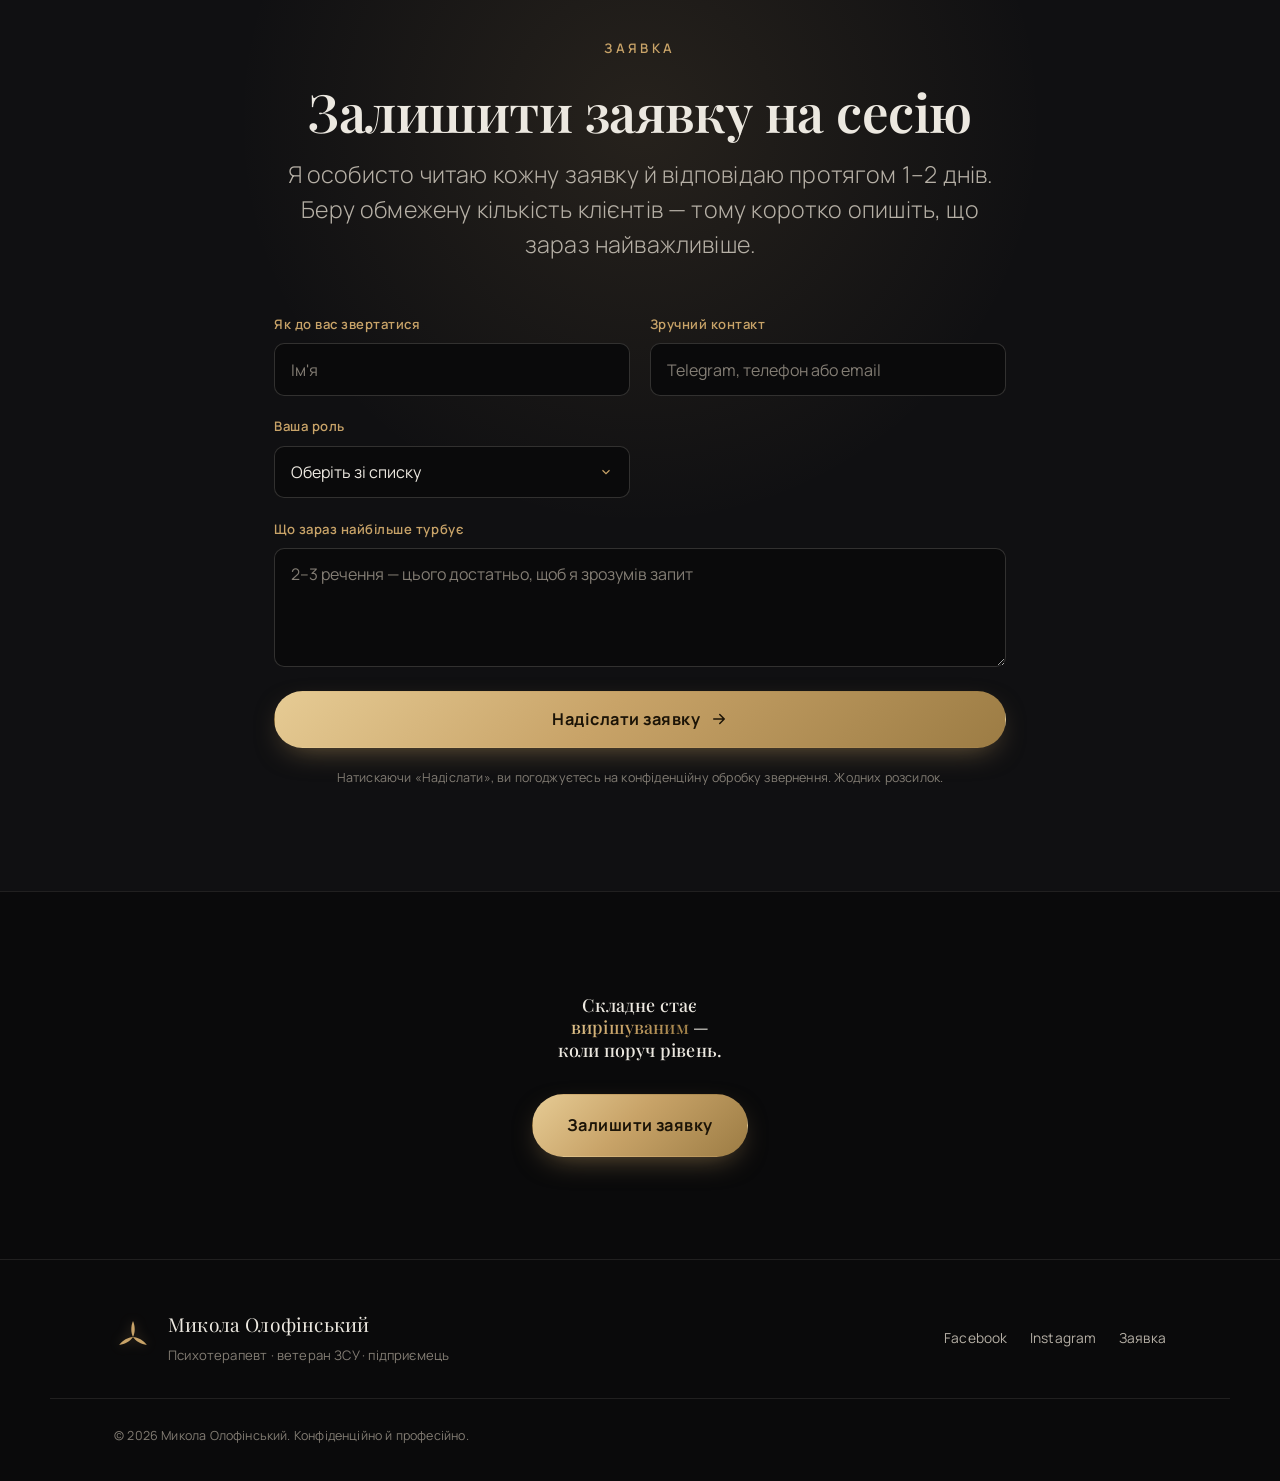
<file: landing/index.html>
<!DOCTYPE html>
<html lang="uk">
<head>
<meta charset="UTF-8" />
<meta name="viewport" content="width=device-width, initial-scale=1.0" />
<title>Микола Олофінський — психотерапія високого рівня для успішних чоловіків</title>
<meta name="description" content="Психотерапевт із 20+ роками практики, власним бізнесом і бойовим досвідом. Психологія, підприємництво і фронт — не теорія, а реальний шлях. Працюю зі складними, високоставковими запитами. Первинна стратегічна сесія, за рекомендацією." />
<meta name="theme-color" content="#0a0a0b" />
<meta property="og:type" content="website" />
<meta property="og:title" content="20 років практики. Бізнес. Війна. Я працюю там, де складно." />
<meta property="og:description" content="Психотерапія високого рівня для успішних чоловіків. Психологія, підприємництво і фронт — мій власний досвід, а не теорія. — Микола Олофінський" />
<meta property="og:locale" content="uk_UA" />

<link rel="icon" href="data:image/svg+xml,%3Csvg xmlns='http://www.w3.org/2000/svg' viewBox='0 0 100 100'%3E%3Crect width='100' height='100' rx='20' fill='%230a0a0b'/%3E%3Cg fill='%23c8a368'%3E%3Cpath d='M50 50 C44 38 44 22 50 8 C56 22 56 38 50 50 Z'/%3E%3Cpath d='M50 50 C44 38 44 22 50 8 C56 22 56 38 50 50 Z' transform='rotate(120 50 50)'/%3E%3Cpath d='M50 50 C44 38 44 22 50 8 C56 22 56 38 50 50 Z' transform='rotate(240 50 50)'/%3E%3C/g%3E%3C/svg%3E" />

<link rel="preconnect" href="https://fonts.googleapis.com" />
<link rel="preconnect" href="https://fonts.gstatic.com" crossorigin />
<link href="https://fonts.googleapis.com/css2?family=Playfair+Display:ital,wght@0,400;0,500;0,600;0,700;1,400;1,500&family=Manrope:wght@300;400;500;600;700;800&display=swap" rel="stylesheet" />

<link rel="stylesheet" href="style.css" />
</head>
<body>

<div class="grain" aria-hidden="true"></div>
<div class="scroll-progress" id="scrollProgress" aria-hidden="true"></div>

<!-- ============ HEADER (minimal, one action) ============ -->
<header class="lp-header" id="lpHeader">
  <div class="container header-inner">
    <a href="#top" class="brand" aria-label="Микола Олофінський">
      <span class="brand-emblem" aria-hidden="true">
        <svg viewBox="0 0 100 100"><g>
          <path d="M50 50 C44 38 44 22 50 8 C56 22 56 38 50 50 Z"/>
          <path d="M50 50 C44 38 44 22 50 8 C56 22 56 38 50 50 Z" transform="rotate(120 50 50)"/>
          <path d="M50 50 C44 38 44 22 50 8 C56 22 56 38 50 50 Z" transform="rotate(240 50 50)"/>
        </g></svg>
      </span>
      <span class="brand-text">Микола Олофінський</span>
    </a>
    <a href="#apply" class="btn btn-gold btn-sm header-cta">Залишити заявку</a>
  </div>
</header>

<main id="top">

  <!-- ============ HERO ============ -->
  <section class="hero">
    <div class="hero-glow" aria-hidden="true"></div>
    <div class="hero-emblem-bg" aria-hidden="true">
      <svg viewBox="0 0 100 100"><g>
        <path d="M50 50 C44 38 44 22 50 8 C56 22 56 38 50 50 Z"/>
        <path d="M50 50 C44 38 44 22 50 8 C56 22 56 38 50 50 Z" transform="rotate(120 50 50)"/>
        <path d="M50 50 C44 38 44 22 50 8 C56 22 56 38 50 50 Z" transform="rotate(240 50 50)"/>
      </g></svg>
    </div>

    <div class="container hero-inner">
      <p class="eyebrow reveal">Психотерапія високого рівня для успішних чоловіків</p>
      <h1 class="hero-title reveal">
        20 років практики. Бізнес. Війна.<br /><span class="gold">Я працюю там, де складно.</span>
      </h1>
      <p class="hero-lead reveal">
        Психологія, підприємництво і фронт — не теорія, а мій власний шлях.
        До мене приходять, коли задача надто складна або надто особиста,
        щоб довірити її будь-кому. Поруч — співрозмовник, який бачив більше
        і доводить до результату.
      </p>
      <div class="hero-actions reveal">
        <a href="#apply" class="btn btn-gold btn-lg">
          Залишити заявку
          <svg viewBox="0 0 24 24" width="18" height="18" fill="none" stroke="currentColor" stroke-width="2" stroke-linecap="round" stroke-linejoin="round"><path d="M5 12h14M13 6l6 6-6 6"/></svg>
        </a>
        <a href="#how" class="btn btn-line btn-lg">Як це працює</a>
      </div>
      <p class="hero-micro reveal">
        <span>$300 / 50 хв</span><i>◆</i><span>за рекомендацією</span><i>◆</i><span>беру обмежену кількість клієнтів</span>
      </p>
    </div>
  </section>

  <!-- ============ RECOGNITION / PAIN ============ -->
  <section class="section pain" id="pain">
    <div class="container narrow">
      <header class="section-head reveal">
        <h2 class="section-title">Запити, з якими до мене приходять</h2>
        <p class="section-sub">Сильні люди звертаються не тому, що «зламались». А тому, що деякі задачі ефективніше вирішувати з тим, хто бачив більше.</p>
      </header>
      <ul class="pain-list">
        <li class="reveal"><span aria-hidden="true">◆</span><p>Високоставкові рішення, які доводиться ухвалювати самому — і ціна помилки лише зростає.</p></li>
        <li class="reveal"><span aria-hidden="true">◆</span><p>Драйв, амбіція й агресія, які або рухають уперед, або спалюють дотла. Питання — як ними керувати.</p></li>
        <li class="reveal"><span aria-hidden="true">◆</span><p>Стани, що заважають працювати на повну: тривога, безсоння, напруга, які не лікуються «відпусткою».</p></li>
        <li class="reveal"><span aria-hidden="true">◆</span><p>Стосунки, у яких хочеться ясності: де справжнє партнерство, а де вас використовують.</p></li>
        <li class="reveal"><span aria-hidden="true">◆</span><p>«Що далі?» — коли основні цілі вже досягнуті, а драйву й сенсу поменшало.</p></li>
        <li class="reveal"><span aria-hidden="true">◆</span><p>Особисті теми, надто складні чи надто інтимні, щоб обговорювати їх із кимось із оточення.</p></li>
      </ul>
      <p class="pain-close reveal">
        Це задачі рівня — і вирішувати їх ефективніше з тим, хто розуміє
        і психіку, і бізнес, і ціну справжніх рішень.
      </p>
    </div>
  </section>

  <!-- ============ WHY USUAL DOESN'T FIT ============ -->
  <section class="section why" id="why">
    <div class="container narrow">
      <header class="section-head reveal">
        <h2 class="section-title">Чому звичайний психолог вам не підійде</h2>
      </header>
      <div class="why-body">
        <p class="reveal">
          Бо несерйозно довіряти найважливіше тому, хто коштує 2000 гривень
          і губиться від вашого масштабу. Дешевий спеціаліст — це не економія.
          Це сигнал: він працює не з такими, як ви.
        </p>
        <p class="reveal">
          Вам не потрібні поради 25-річного коуча після двотижневих курсів.
          Вам потрібен <strong>рівень</strong> — психолог, який сам будував
          бізнес, був на війні і 20 років працює з найскладнішими станами.
          Той, хто розуміє і ціну рішень, і природу сили, і не губиться
          від вашого масштабу.
        </p>
        <blockquote class="pullquote reveal">
          Вам потрібен не «психолог». Вам потрібна людина вашого рівня —
          з досвідом не лише в кабінеті, а й у реальному житті.
        </blockquote>
      </div>
    </div>
  </section>

  <!-- ============ AUTHORITY ============ -->
  <section class="section author" id="author">
    <div class="container author-grid">
      <div class="author-portrait reveal" aria-hidden="true">
        <div class="portrait-frame">
          <span class="portrait-mono">МО</span>
          <span class="portrait-caption">фото<br>буде&nbsp;тут</span>
        </div>
      </div>
      <div class="author-body">
        <p class="eyebrow reveal">Хто я</p>
        <h2 class="section-title reveal">Микола Олофінський</h2>
        <p class="lead reveal">
          Лікар за освітою. Психотерапевт із понад 20-річною практикою.
          Ветеран ЗСУ — пішов на фронт у перший день війни. Засновник мережі
          фітнес-клубів IGYM. Експерт СТБ, «Інтер», Alfa Media.
        </p>
        <p class="reveal">
          Я не теоретик і не «коуч успіху». Я будував бізнес, був на війні
          і працював із сотнями людей у найважчих станах. Тому з вами я
          говоритиму як рівний — прямо, без страху й без ілюзій. Саме за це
          мене рекомендують одне одному ті, хто звик бути сильним.
        </p>
        <dl class="author-stats reveal">
          <div><dt>20+</dt><dd>років практики</dd></div>
          <div><dt>Лікар</dt><dd>НМУ ім. Богомольця</dd></div>
          <div><dt>Ветеран</dt><dd>ЗСУ, з 24.02.2022</dd></div>
          <div><dt>Підприємець</dt><dd>засновник IGYM</dd></div>
        </dl>
      </div>
    </div>
  </section>

  <!-- ============ MECHANISM (Three Heads) ============ -->
  <section class="section mech" id="how">
    <div class="mech-glow" aria-hidden="true"></div>
    <div class="container">
      <header class="section-head center reveal">
        <p class="eyebrow">Метод</p>
        <h2 class="section-title">Чому це працює там, де інше не спрацювало</h2>
        <p class="section-sub">
          Я не «заспокоюю». Я працюю зі структурою психіки. Моя авторська
          модель «Три голови дракона» дозволяє швидко знайти справжню причину —
          а не боротися з наслідками роками.
        </p>
      </header>
      <div class="heads">
        <article class="head reveal">
          <div class="head-mark" aria-hidden="true"><svg viewBox="0 0 100 100"><path d="M50 50 C44 38 44 22 50 8 C56 22 56 38 50 50 Z"/></svg></div>
          <span class="head-roman">I</span>
          <h3>Нарцисична частина</h3>
          <p>Велич, образ, визнання. Дає амбіцію та масштаб — але здатна перетворити життя на нескінченне доведення власної вартості.</p>
        </article>
        <article class="head reveal">
          <div class="head-mark" aria-hidden="true"><svg viewBox="0 0 100 100"><path d="M50 50 C44 38 44 22 50 8 C56 22 56 38 50 50 Z"/></svg></div>
          <span class="head-roman">II</span>
          <h3>Шизоїдна частина</h3>
          <p>Дистанція, контроль, внутрішній світ. Дає глибину й незалежність — але ховає вас від близькості та живого контакту.</p>
        </article>
        <article class="head reveal">
          <div class="head-mark" aria-hidden="true"><svg viewBox="0 0 100 100"><path d="M50 50 C44 38 44 22 50 8 C56 22 56 38 50 50 Z"/></svg></div>
          <span class="head-roman">III</span>
          <h3>Невротична частина</h3>
          <p>Тривога, провина, напруга. Тримає в сумнівах — але саме вона відповідає за чутливість, совість і зв'язок з іншими.</p>
        </article>
      </div>
      <p class="mech-foot reveal">
        Ми не «вбиваємо» жодну з голів. Ми вчимо дракона літати в один бік —
        туди, куди потрібно вам.
      </p>
    </div>
  </section>

  <!-- ============ OUTCOME ============ -->
  <section class="section outcome" id="outcome">
    <div class="container">
      <header class="section-head reveal">
        <h2 class="section-title">Що змінюється</h2>
      </header>
      <div class="outcome-grid">
        <div class="out-item reveal"><span class="out-mark">◆</span><h3>Ясність</h3><p>Ви бачите, що насправді керує вашими рішеннями — і перестаєте бути заручником власних реакцій.</p></div>
        <div class="out-item reveal"><span class="out-mark">◆</span><h3>Контроль над станом</h3><p>Лють, тривога й страх стають інструментом, а не саботажем. Сила під вашим керуванням.</p></div>
        <div class="out-item reveal"><span class="out-mark">◆</span><h3>Стійкість під тиском</h3><p>Холодна голова й твердий курс там, де раніше зривало. Ви керуєте ситуацією, а не вона вами.</p></div>
        <div class="out-item reveal"><span class="out-mark">◆</span><h3>Якісніші рішення</h3><p>І в бізнесі, і в стосунках. Коли всередині тихо — видно головне.</p></div>
        <div class="out-item reveal"><span class="out-mark">◆</span><h3>Повернена енергія</h3><p>Внутрішня війна забирає ресурс. Коли вона стихає — звільняється сила на життя й справу.</p></div>
        <div class="out-item reveal"><span class="out-mark">◆</span><h3>Якісніші стосунки</h3><p>Чесніші й сильніші зв'язки — без ілюзій про те, хто поруч і навіщо.</p></div>
      </div>
    </div>
  </section>

  <!-- ============ OFFER ============ -->
  <section class="section offer" id="offer">
    <div class="container">
      <div class="offer-card reveal">
        <div class="offer-main">
          <p class="eyebrow">Перший крок</p>
          <h2 class="offer-title">Первинна стратегічна сесія</h2>
          <p class="offer-desc">
            Не «знайомство», а глибока діагностика вашого запиту — і перший
            реальний зсув уже на першій зустрічі. Ви йдете не з домашнім
            завданням, а з розумінням, що відбувається і що з цим робити далі.
          </p>
          <ul class="offer-points">
            <li>Глибока діагностика запиту й справжньої причини</li>
            <li>Перший конкретний результат, а не загальні слова</li>
            <li>Повна конфіденційність — базова умова роботи</li>
            <li>Далі, за бажанням, — регулярна робота. Без тиску.</li>
          </ul>
        </div>
        <aside class="offer-price">
          <div class="price-tag">
            <span class="price-cur">$</span><span class="price-num">300</span>
          </div>
          <p class="price-meta">50 хвилин · онлайн або очно</p>
          <a href="#apply" class="btn btn-gold btn-lg offer-btn">Залишити заявку</a>
          <p class="price-note">Я особисто читаю кожну заявку й відповідаю протягом 1–2 днів.</p>
        </aside>
      </div>

      <div class="fit-grid">
        <div class="fit-col fit-yes reveal">
          <h3>Це для вас, якщо</h3>
          <ul>
            <li>ви готові дивитися на себе чесно;</li>
            <li>ви цінуєте час, прямоту й результат;</li>
            <li>вам потрібен рівень, а не співчуття.</li>
          </ul>
        </div>
        <div class="fit-col fit-no reveal">
          <h3>Це не для вас, якщо</h3>
          <ul>
            <li>ви шукаєте найдешевший варіант;</li>
            <li>хочете, щоб «полікували» без вашої участі;</li>
            <li>не готові до прямих, незручних запитань.</li>
          </ul>
        </div>
      </div>
    </div>
  </section>

  <!-- ============ PROOF ============ -->
  <section class="section proof" id="proof">
    <div class="container">
      <header class="section-head center reveal">
        <h2 class="section-title">Мене рекомендують</h2>
        <p class="section-sub">До мене приходять не за рекламою. Мене передають одне одному — і запрошують туди, де говорять про складне.</p>
      </header>

      <!-- Real authority proof -->
      <div class="proof-logos reveal" aria-label="Медіа та виступи">
        <span>СТБ «Ультиматум»</span><span>Інтер</span><span>Телеканал «Україна»</span><span>Alfa Media</span><span>JUST PUNK IT</span><span>УНІАН</span><span>Detector Media</span>
      </div>

      <!-- TESTIMONIALS hidden until real client quotes exist — remove `hidden` to restore -->
      <div class="testimonials" hidden>
        <figure class="testi reveal">
          <span class="testi-badge">потрібен реальний відгук</span>
          <blockquote>«[ Тут буде реальна цитата клієнта — про результат і досвід роботи. Анонімно або з ініціалами, з дозволу. ]»</blockquote>
          <figcaption>Засновник IT-компанії · ініціали</figcaption>
        </figure>
        <figure class="testi reveal">
          <span class="testi-badge">потрібен реальний відгук</span>
          <blockquote>«[ Друга цитата — інший біль, інший результат. Конкретика працює краще за загальні слова. ]»</blockquote>
          <figcaption>Власник виробництва · ініціали</figcaption>
        </figure>
        <figure class="testi reveal">
          <span class="testi-badge">потрібен реальний відгук</span>
          <blockquote>«[ Третя цитата — бажано про «до/після» та про відчуття рівня й довіри. ]»</blockquote>
          <figcaption>Підприємець · ініціали</figcaption>
        </figure>
      </div>
    </div>
  </section>

  <!-- ============ FAQ ============ -->
  <section class="section faq" id="faq">
    <div class="container narrow">
      <header class="section-head reveal">
        <h2 class="section-title">Чесні відповіді на незручні питання</h2>
      </header>
      <div class="faq-list">
        <details class="faq-item reveal">
          <summary>«$300 — це дорого»<span class="faq-ico" aria-hidden="true"></span></summary>
          <div class="faq-body"><p>Дорого — відносно. Одне правильне рішення у бізнесі чи в особистому житті коштує в рази більше. А ще ціна — це фільтр: я працюю з тими, для кого це інвестиція в себе, а не витрата. Так ви опиняєтесь серед людей свого рівня.</p></div>
        </details>
        <details class="faq-item reveal">
          <summary>«У мене немає часу»<span class="faq-ico" aria-hidden="true"></span></summary>
          <div class="faq-body"><p>50 хвилин раз на тиждень-два. Питання не в часі, а в тому, скільки вам уже коштує жити в постійній внутрішній напрузі — у рішеннях, стосунках, здоров'ї та енергії.</p></div>
        </details>
        <details class="faq-item reveal">
          <summary>«Я не вірю в психологів»<span class="faq-ico" aria-hidden="true"></span></summary>
          <div class="faq-body"><p>Правильно. Більшість вам і не підійдуть. Я не прошу вірити наперед — приходьте на одну сесію і судіть за результатом, а не за обіцянками.</p></div>
        </details>
        <details class="faq-item reveal">
          <summary>«Наскільки це конфіденційно?»<span class="faq-ico" aria-hidden="true"></span></summary>
          <div class="faq-body"><p>Абсолютно. Жодних імен, жодних згадок, жодних історій «про клієнтів». Повна конфіденційність — базова й непорушна умова роботи з першими особами.</p></div>
        </details>
        <details class="faq-item reveal">
          <summary>«А якщо не спрацює?»<span class="faq-ico" aria-hidden="true"></span></summary>
          <div class="faq-body"><p>Первинна сесія — це і є перевірка. Якщо після неї ви не побачите цінності й напрямку — ми просто не продовжуємо. Без переконувань.</p></div>
        </details>
      </div>
    </div>
  </section>

  <!-- ============ APPLY (qualification form) ============ -->
  <section class="section apply" id="apply">
    <div class="apply-glow" aria-hidden="true"></div>
    <div class="container narrow apply-inner">
      <header class="section-head center reveal">
        <p class="eyebrow">Заявка</p>
        <h2 class="section-title">Залишити заявку на сесію</h2>
        <p class="section-sub">
          Я особисто читаю кожну заявку й відповідаю протягом 1–2 днів.
          Беру обмежену кількість клієнтів — тому коротко опишіть, що зараз
          найважливіше.
        </p>
      </header>

      <form class="apply-form reveal" id="applyForm" novalidate>
        <div class="field">
          <label for="f-name">Як до вас звертатися</label>
          <input type="text" id="f-name" name="name" required placeholder="Ім'я" autocomplete="name" />
        </div>
        <div class="field">
          <label for="f-contact">Зручний контакт</label>
          <input type="text" id="f-contact" name="contact" required placeholder="Telegram, телефон або email" />
        </div>
        <div class="field">
          <label for="f-role">Ваша роль</label>
          <select id="f-role" name="role" required>
            <option value="" disabled selected>Оберіть зі списку</option>
            <option>Засновник / власник бізнесу</option>
            <option>Топменеджер / керівник</option>
            <option>Інвестор</option>
            <option>Інше</option>
          </select>
        </div>
        <div class="field field-full">
          <label for="f-request">Що зараз найбільше турбує</label>
          <textarea id="f-request" name="request" rows="4" required placeholder="2–3 речення — цього достатньо, щоб я зрозумів запит"></textarea>
        </div>
        <button type="submit" class="btn btn-gold btn-lg form-submit">
          Надіслати заявку
          <svg viewBox="0 0 24 24" width="18" height="18" fill="none" stroke="currentColor" stroke-width="2" stroke-linecap="round" stroke-linejoin="round"><path d="M5 12h14M13 6l6 6-6 6"/></svg>
        </button>
        <p class="form-fineprint">Натискаючи «Надіслати», ви погоджуєтесь на конфіденційну обробку звернення. Жодних розсилок.</p>
      </form>

      <!-- success state -->
      <div class="apply-success" id="applySuccess" hidden>
        <div class="success-mark" aria-hidden="true">
          <svg viewBox="0 0 24 24" width="40" height="40" fill="none" stroke="currentColor" stroke-width="2" stroke-linecap="round" stroke-linejoin="round"><path d="M20 6L9 17l-5-5"/></svg>
        </div>
        <h3>Дякую. Заявку прийнято.</h3>
        <p id="successText">Я особисто прочитаю її та відповім протягом 1–2 днів. Текст заявки скопійовано — за бажанням продовжіть розмову в Facebook.</p>
        <a href="https://www.facebook.com/harakternik88" target="_blank" rel="noopener" class="btn btn-line btn-lg">Продовжити у Facebook</a>
      </div>
    </div>
  </section>

  <!-- ============ FINAL CTA ============ -->
  <section class="final-cta">
    <div class="container">
      <blockquote class="final-quote reveal">
        Складне стає <span class="gold">вирішуваним</span> — коли поруч рівень.
      </blockquote>
      <a href="#apply" class="btn btn-gold btn-lg reveal">Залишити заявку</a>
    </div>
  </section>
</main>

<!-- ============ FOOTER ============ -->
<footer class="lp-footer">
  <div class="container footer-inner">
    <div class="footer-brand">
      <span class="brand-emblem" aria-hidden="true">
        <svg viewBox="0 0 100 100"><g>
          <path d="M50 50 C44 38 44 22 50 8 C56 22 56 38 50 50 Z"/>
          <path d="M50 50 C44 38 44 22 50 8 C56 22 56 38 50 50 Z" transform="rotate(120 50 50)"/>
          <path d="M50 50 C44 38 44 22 50 8 C56 22 56 38 50 50 Z" transform="rotate(240 50 50)"/>
        </g></svg>
      </span>
      <div>
        <p class="footer-name">Микола Олофінський</p>
        <p class="footer-role">Психотерапевт · ветеран ЗСУ · підприємець</p>
      </div>
    </div>
    <nav class="footer-links" aria-label="Контакти">
      <a href="https://www.facebook.com/harakternik88" target="_blank" rel="noopener">Facebook</a>
      <a href="https://www.instagram.com/__olofinski" target="_blank" rel="noopener">Instagram</a>
      <a href="#apply">Заявка</a>
    </nav>
  </div>
  <div class="container footer-bottom">
    <p>© <span id="year"></span> Микола Олофінський. Конфіденційно й професійно.</p>
  </div>
</footer>

<!-- ============ STICKY MOBILE CTA ============ -->
<a href="#apply" class="sticky-cta" id="stickyCta">Залишити заявку · від $300</a>

<script src="script.js"></script>
</body>
</html>
</file>
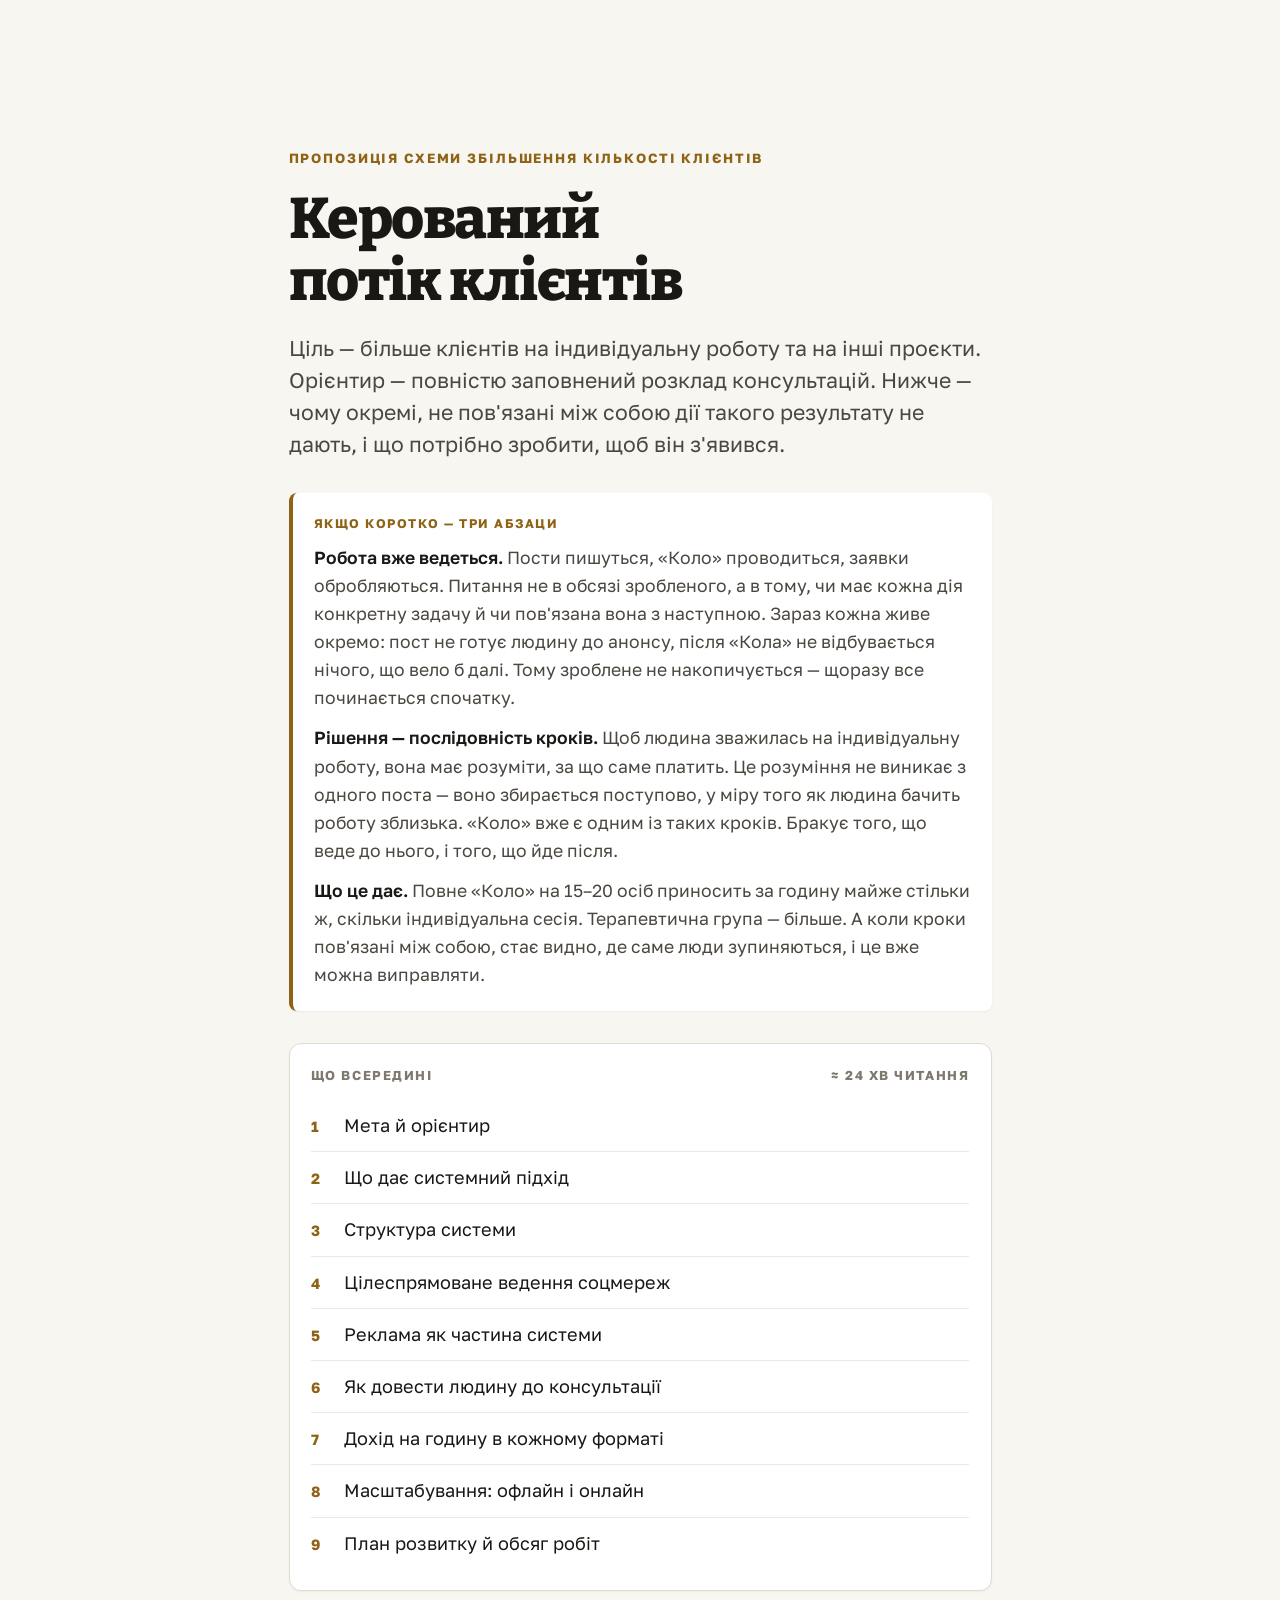
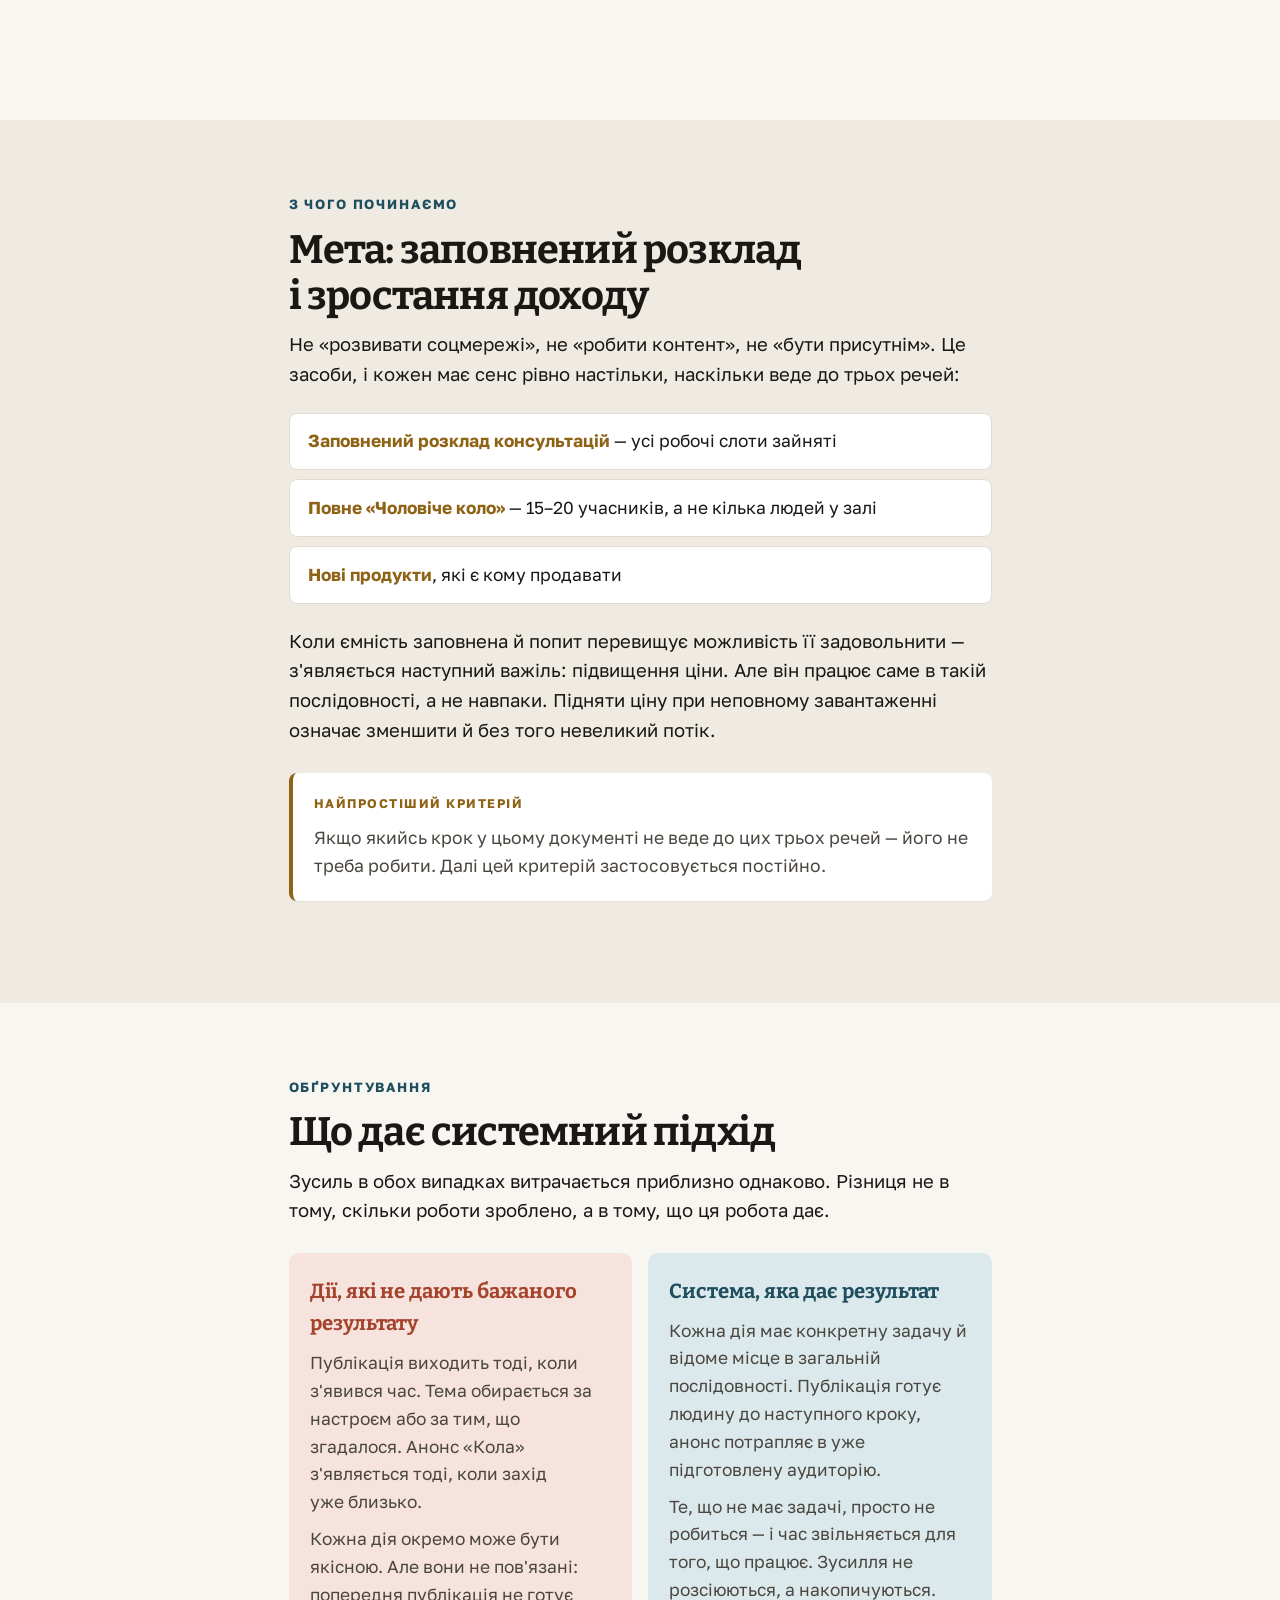
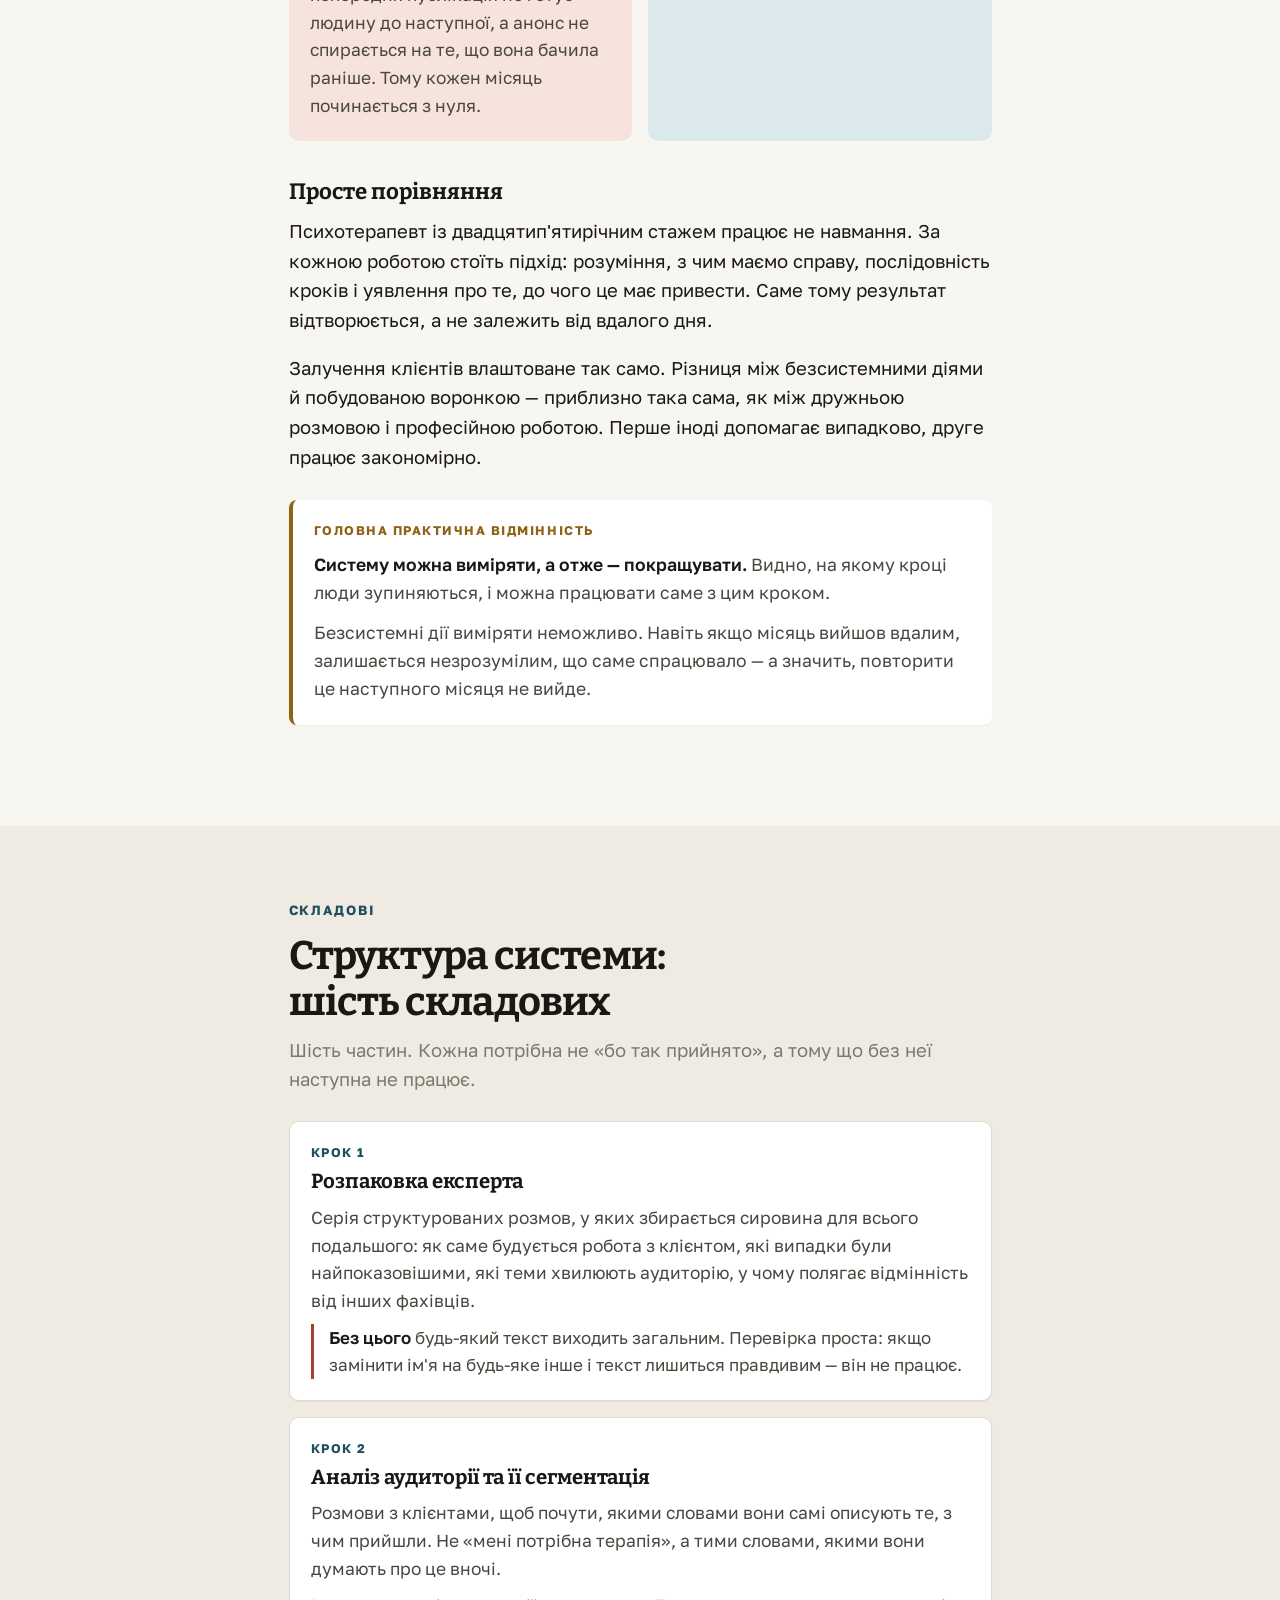
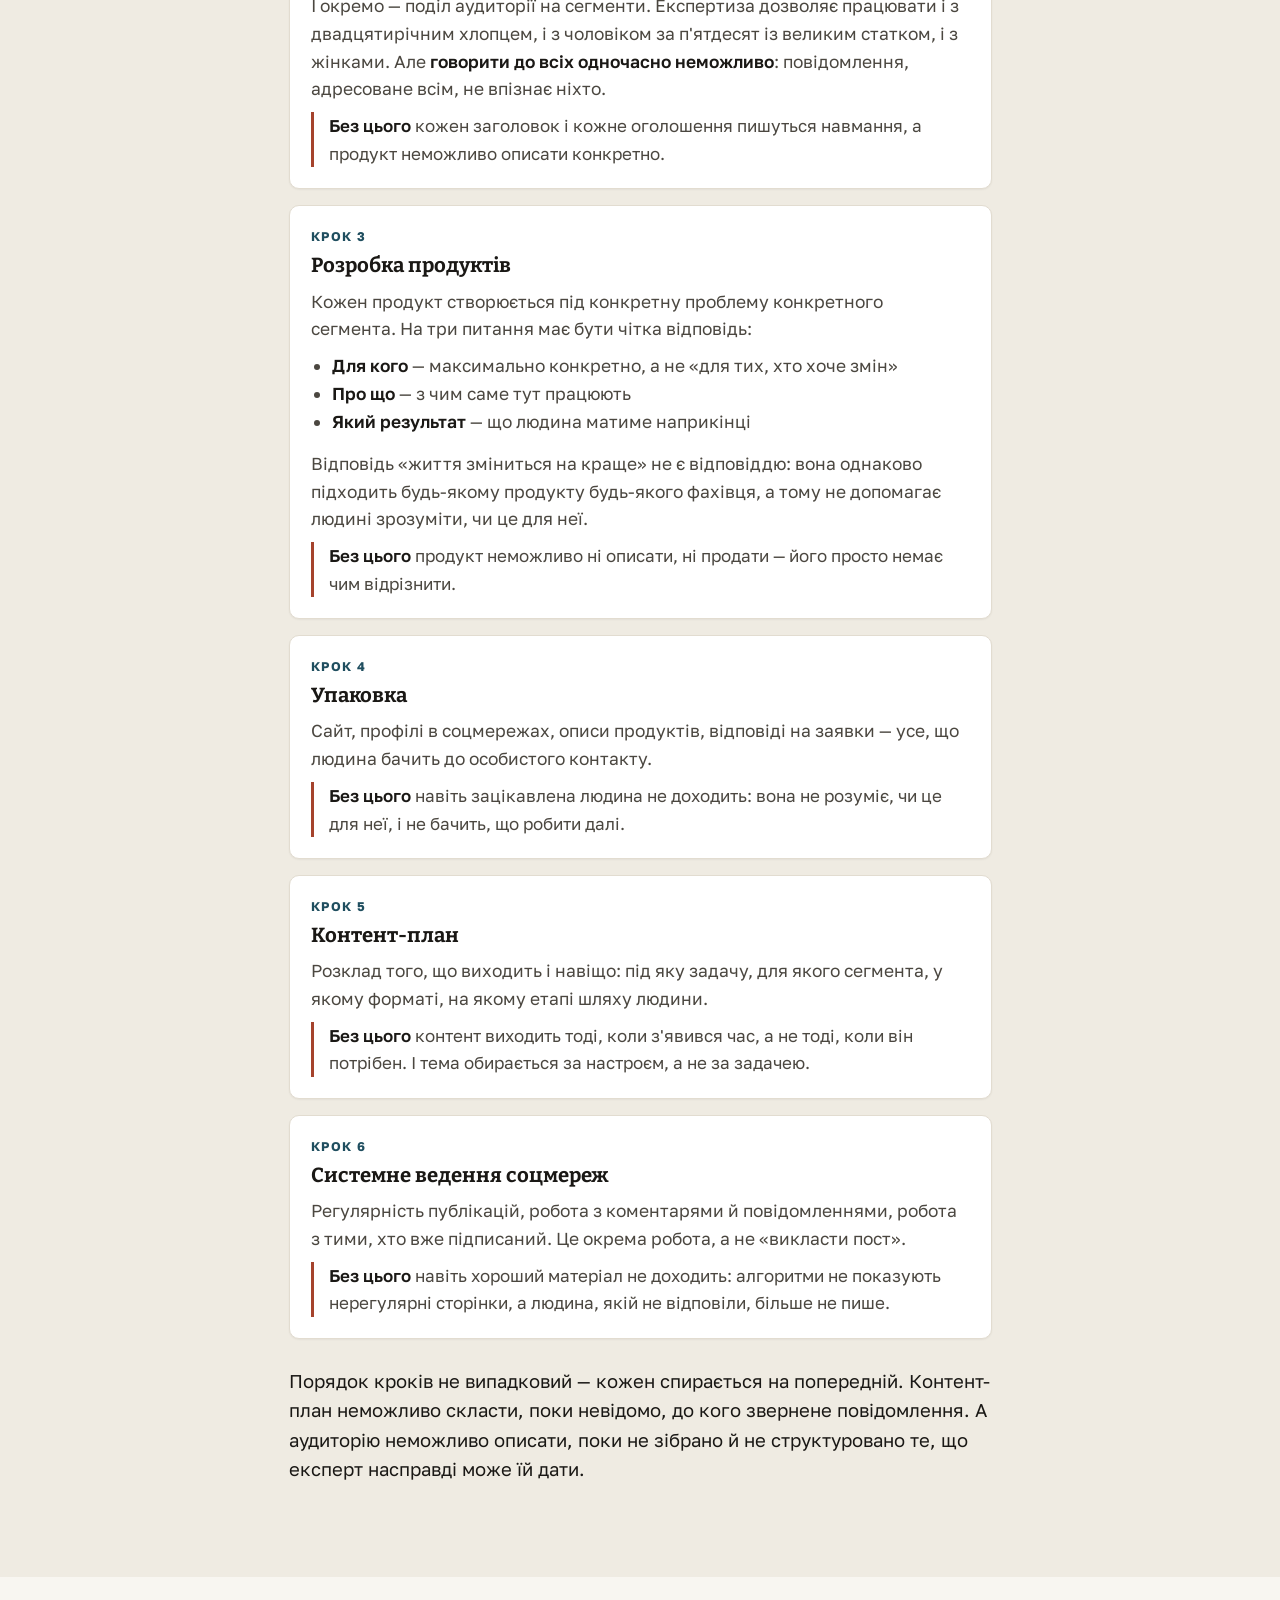
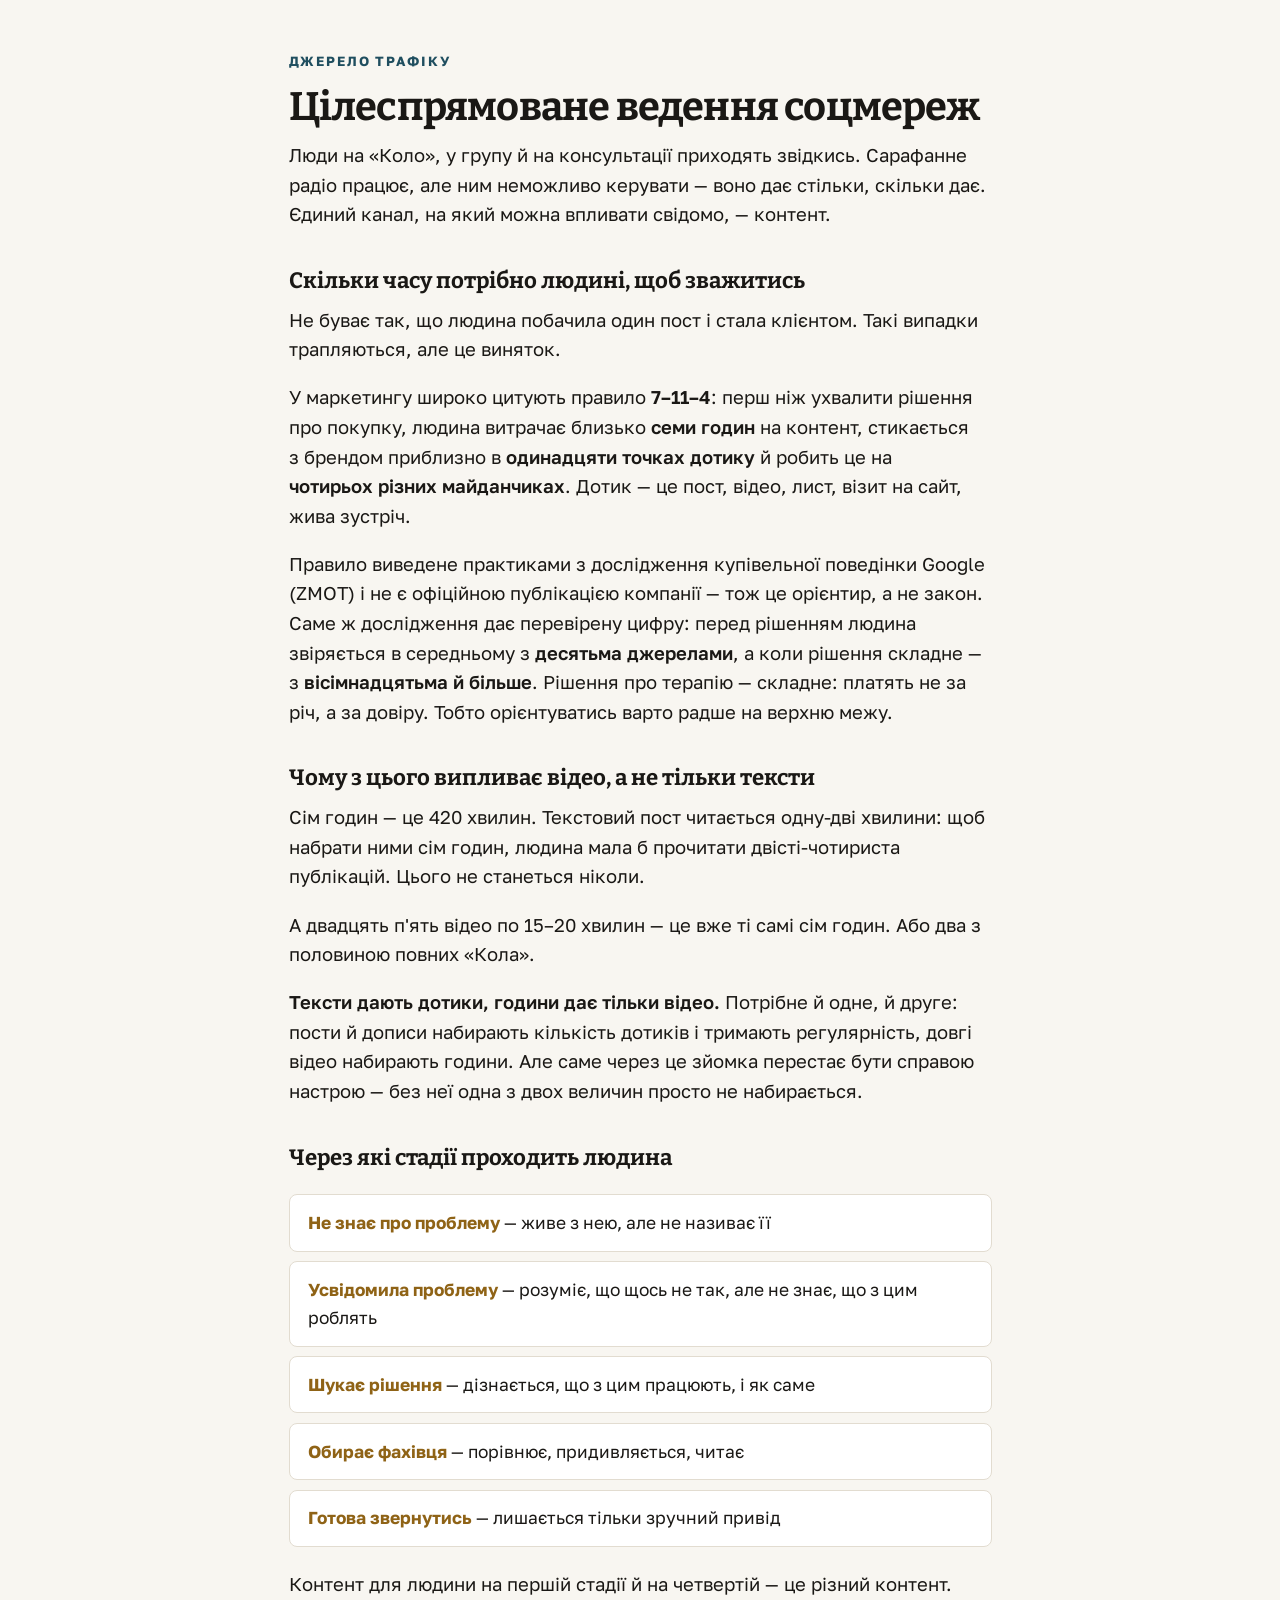
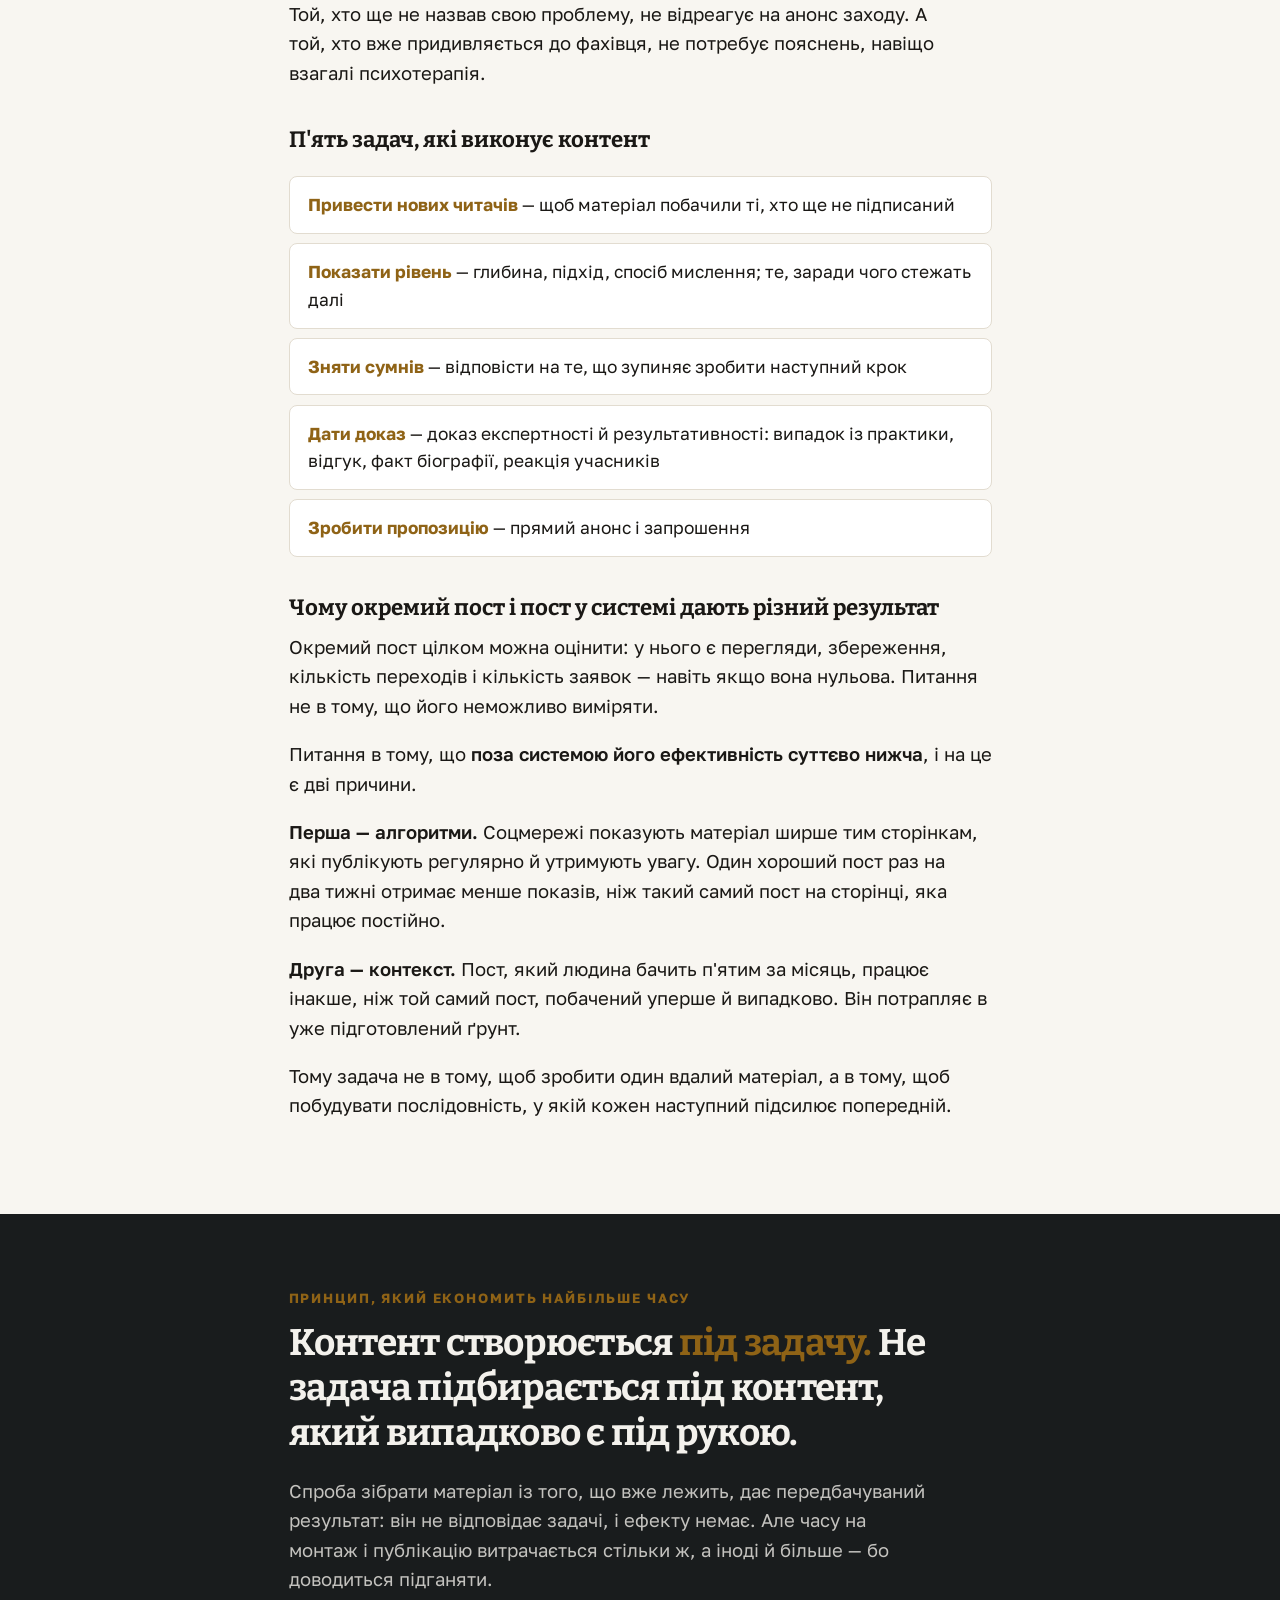
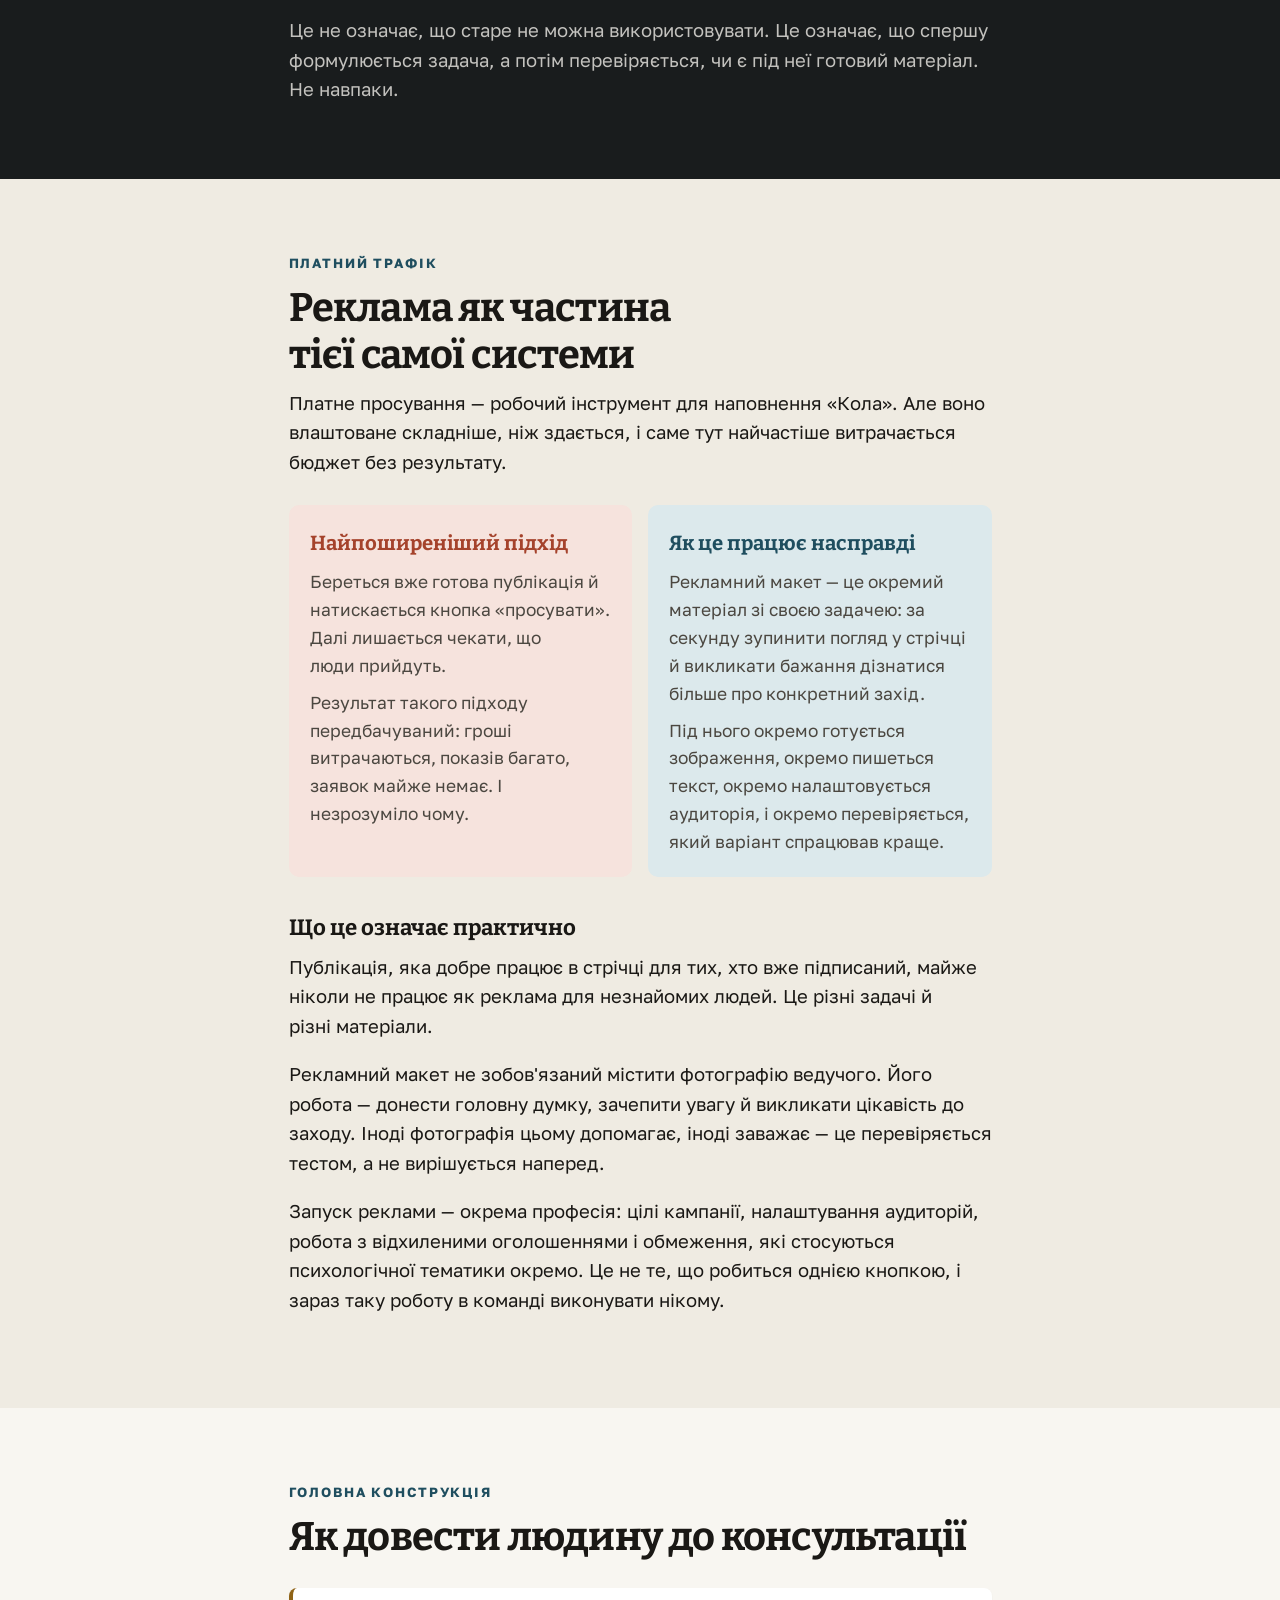
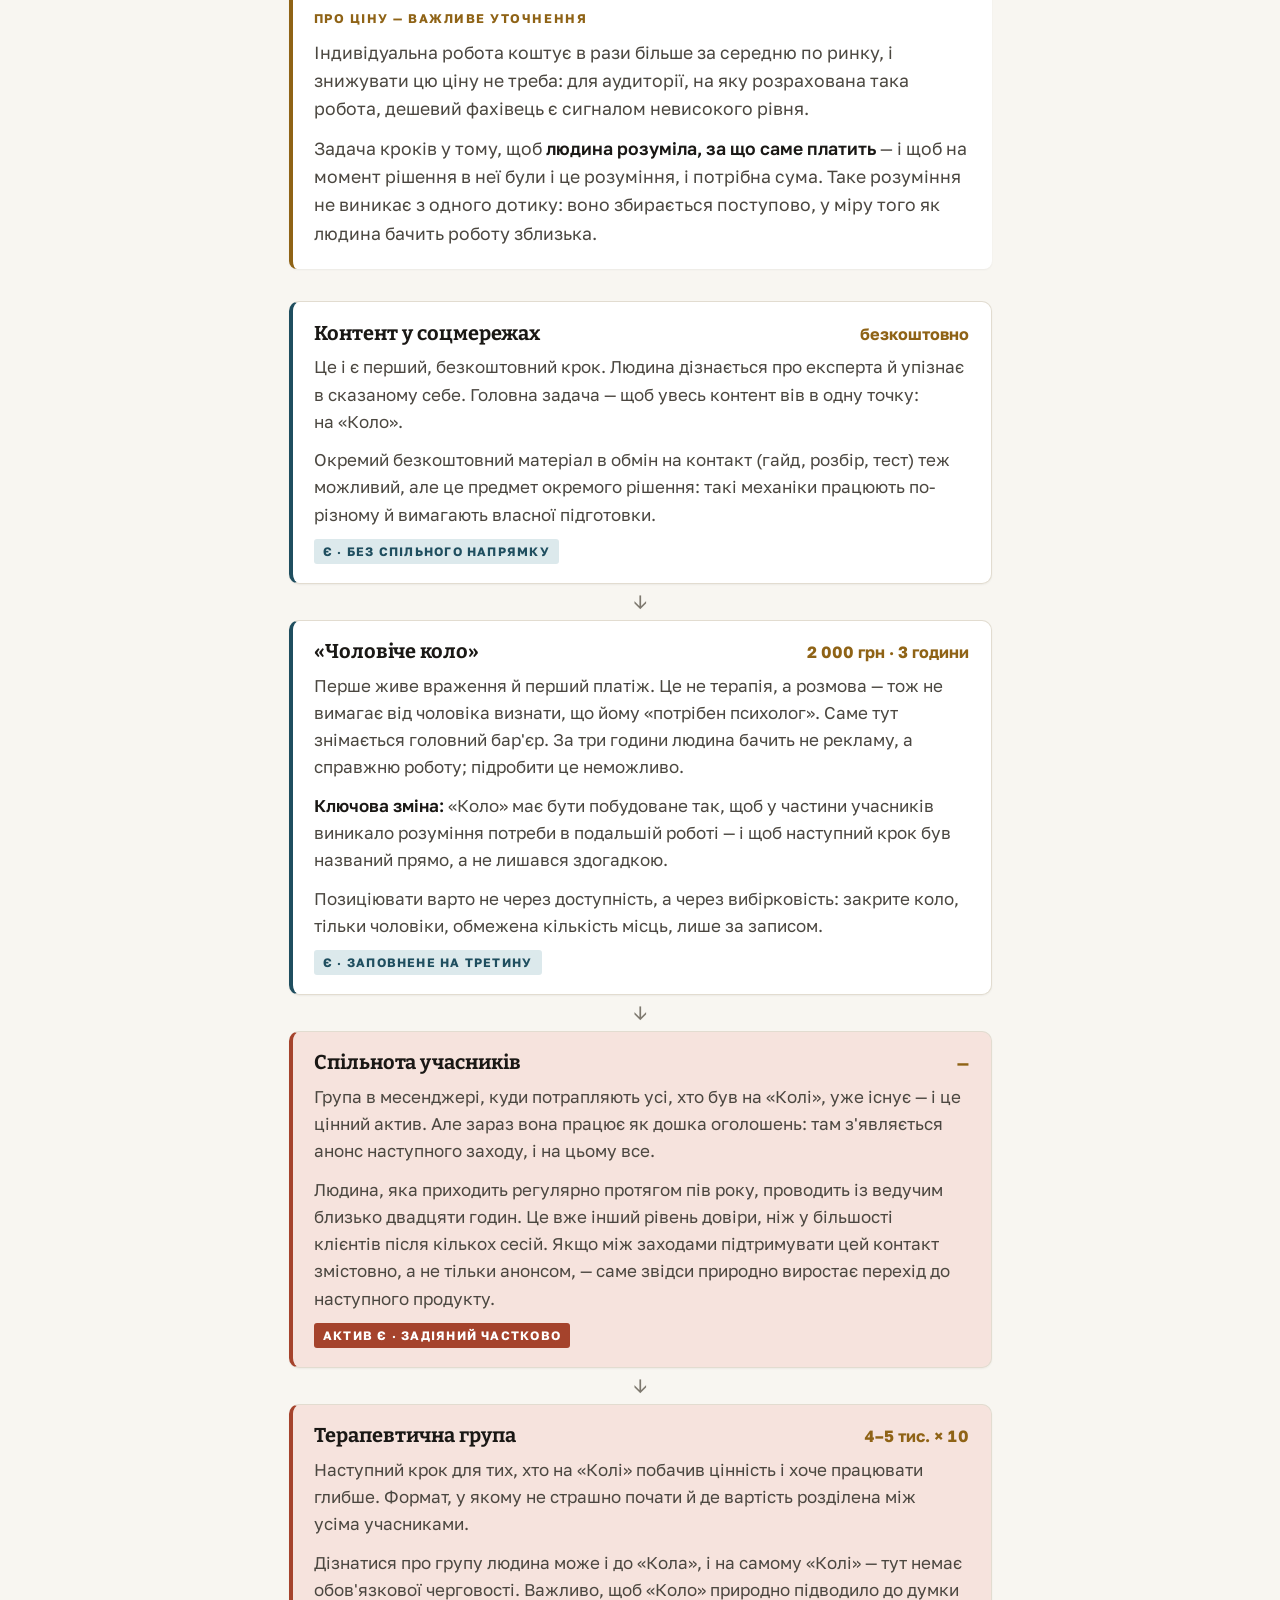
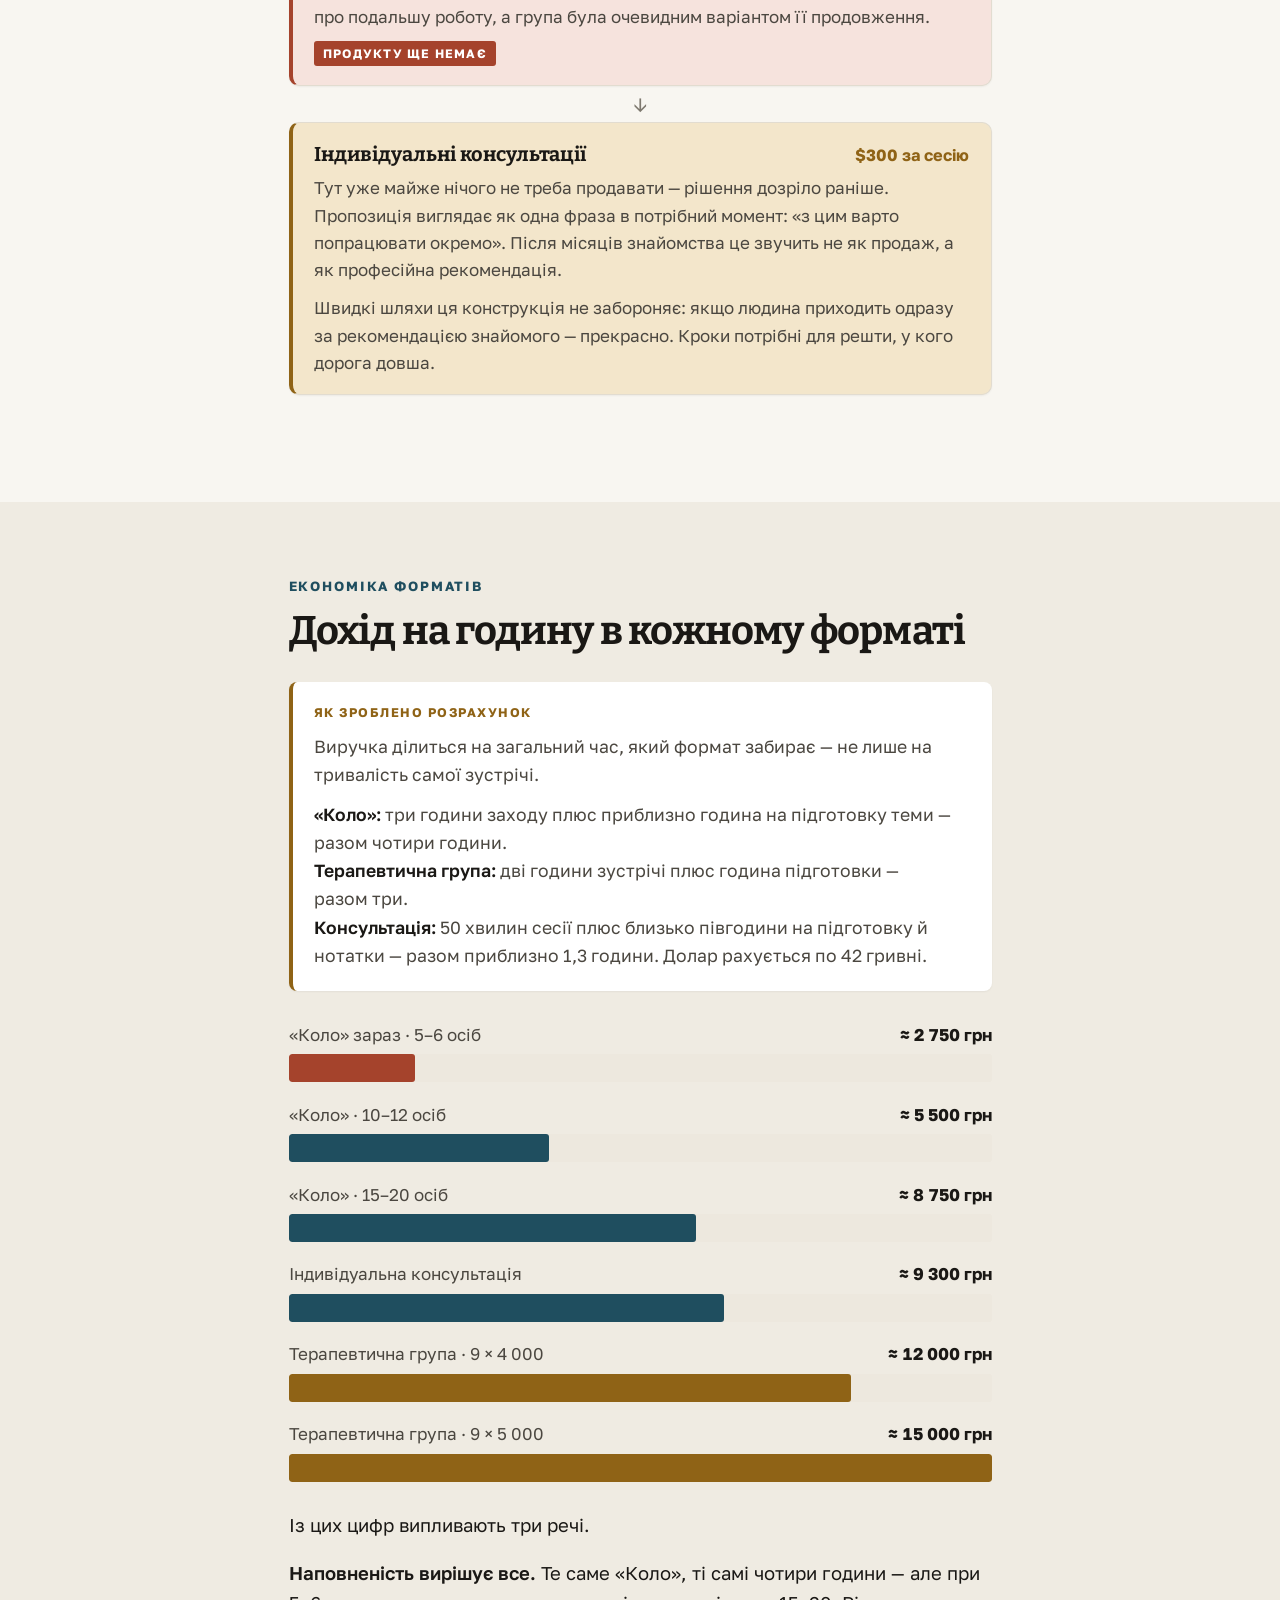
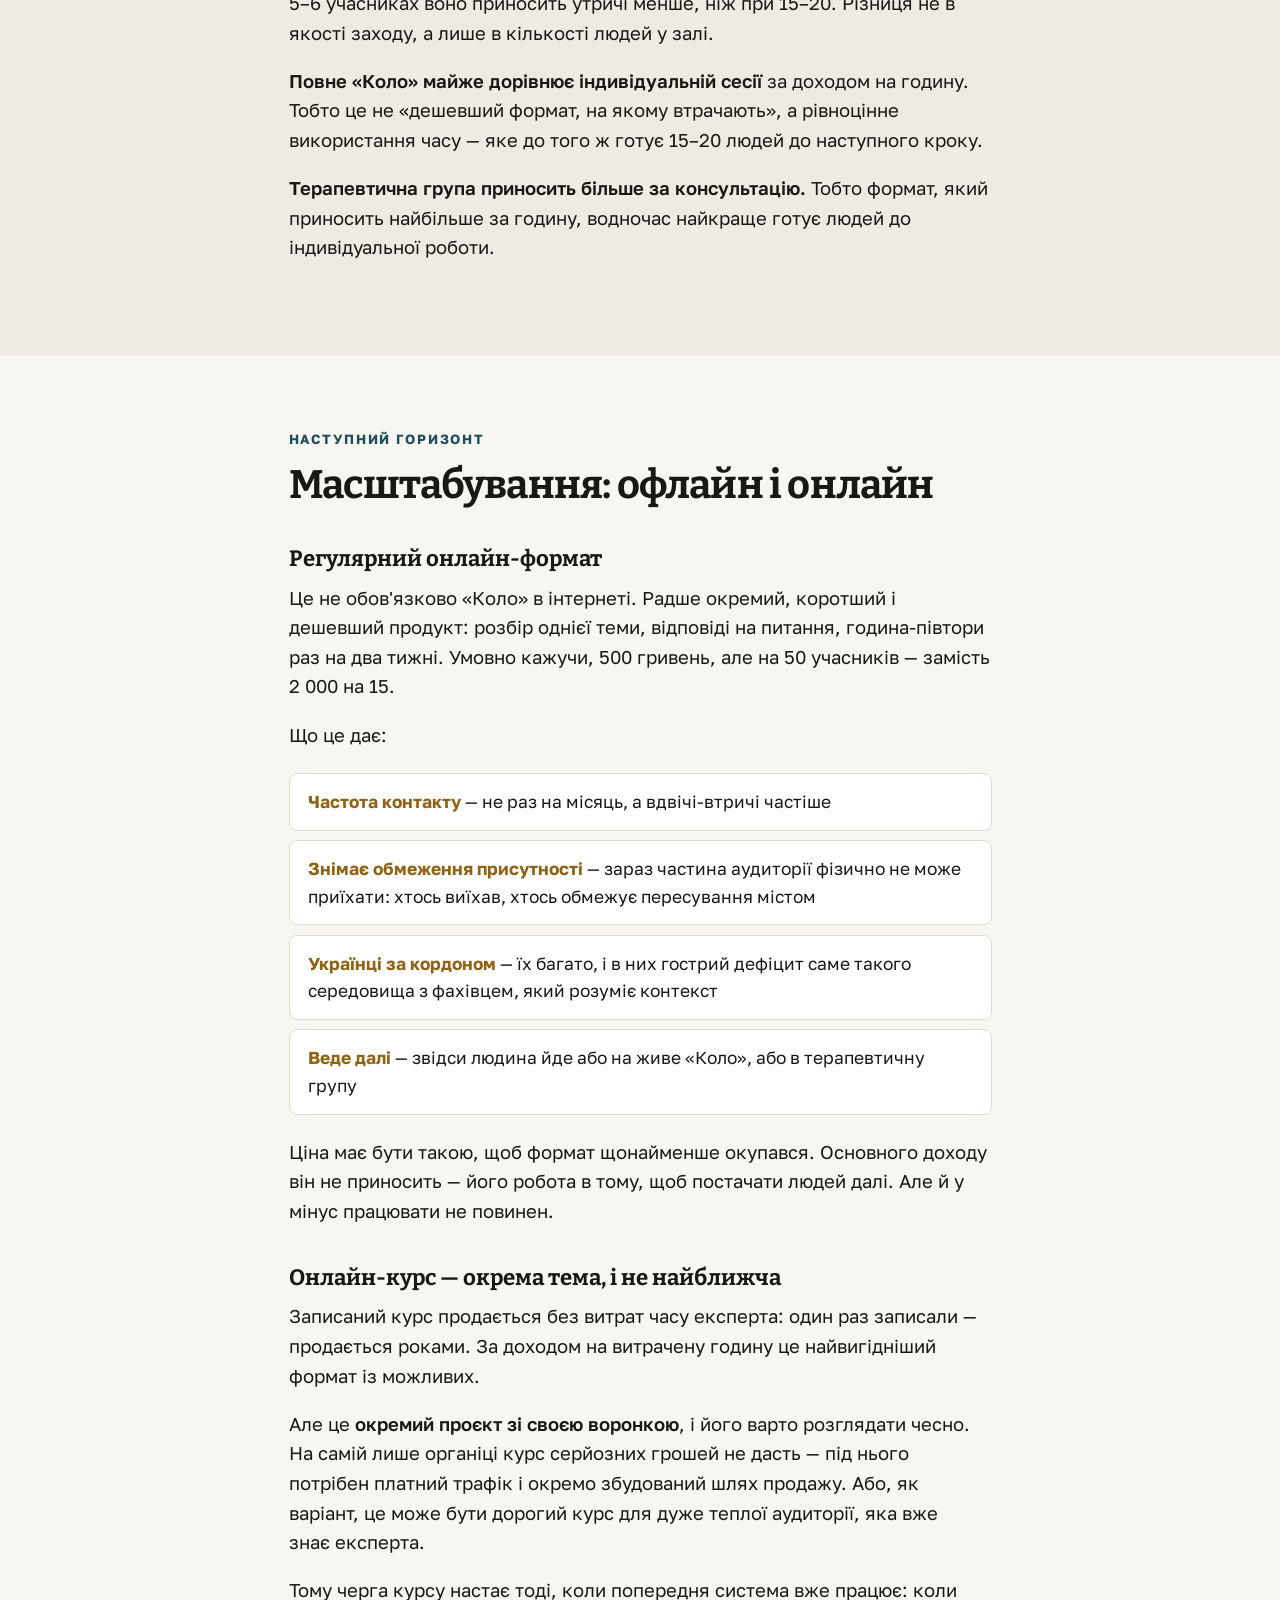
<file: plan/index.html>
<!DOCTYPE html>
<html lang="uk">
<head>
<meta charset="utf-8">
<meta name="viewport" content="width=device-width, initial-scale=1, viewport-fit=cover">
<title>Керований потік клієнтів</title>
<meta name="robots" content="noindex, nofollow, noarchive">
<link rel="preconnect" href="https://fonts.googleapis.com">
<link rel="preconnect" href="https://fonts.gstatic.com" crossorigin>
<link rel="stylesheet" href="https://fonts.googleapis.com/css2?family=Bitter:wght@600;700;800&family=Golos+Text:wght@400;500;600;700&display=swap">

<style>
:root{
  --bg:#F8F6F1;
  --bg-tint:#EFEBE2;
  --card:#FFFFFF;
  --ink:#1A1815;
  --ink-soft:#4B4740;
  --muted:#7E796F;
  --line:#E2DCD0;
  --line-soft:#EDE8DE;

  --bronze:#8F6316;
  --bronze-soft:#F3E6CB;
  --deep:#1F4E5F;
  --deep-soft:#DCE9EC;
  --rust:#A5432C;
  --rust-soft:#F6E3DD;

  --dark:#191C1D;
  --on-dark:#F3F1EC;

  --sh-sm:0 1px 2px rgba(26,24,21,.05);
  --sh:0 2px 5px rgba(26,24,21,.05), 0 14px 30px -20px rgba(26,24,21,.4);
  --sh-lg:0 3px 8px rgba(26,24,21,.06), 0 28px 54px -30px rgba(26,24,21,.5);

  --f:"Golos Text","Helvetica Neue",Arial,sans-serif;
  --f-d:"Bitter",Georgia,"Times New Roman",serif;
  color-scheme:light;
}
@media (prefers-color-scheme:dark){
  :root:not([data-theme="light"]){
    --bg:#151614;--bg-tint:#1C1E1B;--card:#1F2220;
    --ink:#EDEBE5;--ink-soft:#C5C2B9;--muted:#8C8A82;
    --line:#2E312D;--line-soft:#262924;
    --bronze:#D6A551;--bronze-soft:#3A2D14;
    --deep:#7FB3C2;--deep-soft:#1D3238;
    --rust:#D07F67;--rust-soft:#3A211A;
    --dark:#0F1110;--on-dark:#F3F1EC;
    --sh-sm:0 1px 2px rgba(0,0,0,.35);
    --sh:0 2px 5px rgba(0,0,0,.35), 0 16px 32px -22px #000;
    --sh-lg:0 3px 8px rgba(0,0,0,.4), 0 30px 58px -32px #000;
    color-scheme:dark;
  }
}
:root[data-theme="dark"]{
  --bg:#151614;--bg-tint:#1C1E1B;--card:#1F2220;
  --ink:#EDEBE5;--ink-soft:#C5C2B9;--muted:#8C8A82;
  --line:#2E312D;--line-soft:#262924;
  --bronze:#D6A551;--bronze-soft:#3A2D14;
  --deep:#7FB3C2;--deep-soft:#1D3238;
  --rust:#D07F67;--rust-soft:#3A211A;
  --dark:#0F1110;--on-dark:#F3F1EC;
  --sh-sm:0 1px 2px rgba(0,0,0,.35);
  --sh:0 2px 5px rgba(0,0,0,.35), 0 16px 32px -22px #000;
  --sh-lg:0 3px 8px rgba(0,0,0,.4), 0 30px 58px -32px #000;
  color-scheme:dark;
}

*{box-sizing:border-box}
html{font-size:clamp(17px, 16.4px + .2vw, 18.5px)}
body{
  margin:0;background:var(--bg);color:var(--ink);
  font-family:var(--f);font-size:1rem;line-height:1.6;
  -webkit-font-smoothing:antialiased;-webkit-text-size-adjust:100%;
}
p{margin:0 0 1rem;text-wrap:pretty}
strong{font-weight:600;color:var(--ink)}
:focus-visible{outline:2px solid var(--deep);outline-offset:3px}

.band{padding:3.25rem 0}
.band.tint{background:var(--bg-tint)}
.band.dark{background:var(--dark);color:var(--on-dark)}
.wrap{
  max-width:38rem;margin:0 auto;
  padding-left:max(1.15rem, env(safe-area-inset-left, 0px));
  padding-right:max(1.15rem, env(safe-area-inset-right, 0px));
}

/* ── Hero ─────────────────────────────────────────── */
.hero{padding-top:3.25rem;padding-bottom:2.5rem}
.eyebrow{
  font-size:.72rem;font-weight:700;letter-spacing:.14em;text-transform:uppercase;
  color:var(--bronze);margin:0 0 1rem;
}
h1{
  font-family:var(--f-d);font-weight:800;
  font-size:clamp(2rem,8.5vw,3.1rem);line-height:1.08;letter-spacing:-.025em;
  margin:0 0 1.15rem;text-wrap:balance;
}
.lede{font-size:1.15rem;line-height:1.5;color:var(--ink-soft);margin:0}

/* ── Sections ─────────────────────────────────────── */
.tag{
  font-size:.72rem;font-weight:700;letter-spacing:.14em;text-transform:uppercase;
  color:var(--deep);margin:0 0 .6rem;
}
.band.dark .tag{color:var(--bronze)}
h2{
  font-family:var(--f-d);font-weight:700;
  font-size:clamp(1.6rem,6vw,2.15rem);line-height:1.16;letter-spacing:-.02em;
  margin:0 0 .6rem;text-wrap:balance;
}
h3{
  font-family:var(--f-d);font-weight:700;font-size:1.2rem;line-height:1.25;
  margin:2rem 0 .6rem;text-wrap:balance;
}
.sub{font-size:1rem;color:var(--muted);margin:0 0 1.5rem;line-height:1.55}
.band.dark .sub{color:rgba(243,241,236,.7)}

/* ── Price gap ────────────────────────────────────── */
.gap-list{margin:1.5rem 0;display:flex;flex-direction:column;gap:.5rem}
.gap-row{
  display:flex;align-items:baseline;gap:.85rem;
  padding:.75rem 1rem;border-radius:8px;background:var(--card);
  border:1px solid var(--line);font-size:.95rem;
}
.gap-row .who{flex:1;color:var(--ink-soft)}
.gap-row .num{
  font-weight:700;font-variant-numeric:tabular-nums;white-space:nowrap;color:var(--ink);
}
.gap-row.him{background:var(--bronze-soft);border-color:var(--bronze)}
.gap-row.him .who,.gap-row.him .num{color:var(--ink);font-weight:700}

/* ── Bars ─────────────────────────────────────────── */
.bars{margin:1.6rem 0;display:flex;flex-direction:column;gap:1rem}
.bar-row .bar-label{
  display:flex;justify-content:space-between;align-items:baseline;gap:1rem;
  font-size:.92rem;margin-bottom:.35rem;color:var(--ink-soft);
}
.bar-row .bar-val{
  font-weight:700;font-variant-numeric:tabular-nums;white-space:nowrap;color:var(--ink);
}
.bar-track{height:1.5rem;background:var(--line-soft);border-radius:3px;overflow:hidden}
.bar-fill{height:100%;border-radius:3px}
.bar-fill.low{background:var(--rust)}
.bar-fill.mid{background:var(--deep)}
.bar-fill.high{background:var(--bronze)}
.bar-note{
  font-size:.9rem;color:var(--muted);margin:.9rem 0 0;padding-left:.9rem;
  border-left:2px solid var(--line);
}

/* ── Ladder ───────────────────────────────────────── */
.ladder{margin:1.75rem 0;display:flex;flex-direction:column;gap:.6rem}
.step{
  background:var(--card);border:1px solid var(--line);border-radius:10px;
  padding:1rem 1.15rem;box-shadow:var(--sh-sm);position:relative;
}
.step .st-top{
  display:flex;justify-content:space-between;align-items:baseline;gap:1rem;
  margin-bottom:.35rem;
}
.step .st-name{font-family:var(--f-d);font-weight:700;font-size:1.08rem;line-height:1.25}
.step .st-price{
  font-size:.88rem;font-weight:700;white-space:nowrap;color:var(--bronze);
  font-variant-numeric:tabular-nums;
}
.step p{font-size:.92rem;color:var(--ink-soft);margin:0}
.step.exists{border-left:4px solid var(--deep)}
.step.missing{border-left:4px solid var(--rust);background:var(--rust-soft)}
.step.target{border-left:4px solid var(--bronze);background:var(--bronze-soft)}
.st-flag{
  display:inline-block;font-size:.66rem;font-weight:700;letter-spacing:.1em;
  text-transform:uppercase;margin-top:.6rem;padding:.15rem .5rem;border-radius:3px;
}
.step.missing .st-flag{background:var(--rust);color:#fff}
.step.exists .st-flag{background:var(--deep-soft);color:var(--deep)}
.arrow{text-align:center;color:var(--muted);font-size:1.05rem;line-height:1;margin:-.15rem 0}

/* ── Numbers block ────────────────────────────────── */
.tw{overflow-x:auto;margin:1.5rem 0}
table{border-collapse:collapse;width:100%;min-width:20rem;font-size:.94rem}
th,td{text-align:left;padding:.65rem .85rem;border-bottom:1px solid var(--line-soft);vertical-align:top}
th{
  font-size:.7rem;font-weight:700;letter-spacing:.12em;text-transform:uppercase;
  color:var(--muted);border-bottom:1px solid var(--line);white-space:nowrap;
}
td.n{font-variant-numeric:tabular-nums;white-space:nowrap;font-weight:600}
tr.total td{border-top:1.5px solid var(--line);border-bottom:none;font-weight:700;color:var(--ink)}

/* ── Gap list ─────────────────────────────────────── */
.gaps{list-style:none;margin:1.5rem 0;padding:0;display:flex;flex-direction:column;gap:.5rem}
.gaps li{
  background:var(--card);border:1px solid var(--line);border-radius:8px;
  padding:.85rem 1rem .85rem 2.5rem;position:relative;font-size:.94rem;
}
.gaps li::before{
  content:"—";position:absolute;left:1rem;top:.85rem;color:var(--rust);font-weight:700;
}
.gaps b{display:block;margin-bottom:.15rem;color:var(--ink)}
.gaps span{color:var(--ink-soft);font-size:.9rem;line-height:1.5}

/* ── Blocks ───────────────────────────────────────── */
.blocks{display:flex;flex-direction:column;gap:.85rem;margin:1.5rem 0}
.blk{background:var(--card);border:1px solid var(--line);border-radius:10px;padding:1.15rem;box-shadow:var(--sh-sm)}
.blk .bl-tag{
  font-size:.68rem;font-weight:700;letter-spacing:.12em;text-transform:uppercase;
  color:var(--deep);margin:0 0 .3rem;
}
.blk h4{font-family:var(--f-d);font-size:1.08rem;font-weight:700;margin:0 0 .6rem}
.blk ul{margin:0;padding-left:1.1rem;font-size:.92rem;color:var(--ink-soft)}
.blk li{margin-bottom:.3rem;line-height:1.5}
.blk li:last-child{margin-bottom:0}

/* ── Statement ────────────────────────────────────── */
.statement{
  font-family:var(--f-d);font-weight:700;
  font-size:clamp(1.45rem,6vw,2rem);line-height:1.22;letter-spacing:-.02em;
  margin:0;text-wrap:balance;
}
.statement .hl{color:var(--bronze)}
.band.dark p.after{margin:1.15rem 0 0;font-size:1rem;color:rgba(243,241,236,.78)}

/* ── Timeline ─────────────────────────────────────── */
.tl{margin:1.5rem 0;border-top:1px solid var(--line)}
.tl-item{display:grid;grid-template-columns:5.5rem 1fr;gap:1rem;padding:1rem 0;border-bottom:1px solid var(--line-soft)}
.tl-when{
  font-size:.78rem;font-weight:700;letter-spacing:.06em;text-transform:uppercase;
  color:var(--bronze);line-height:1.35;padding-top:.15rem;
}
.tl-item h4{font-family:var(--f-d);font-size:1.05rem;font-weight:700;margin:0 0 .25rem}
.tl-item p{margin:0;font-size:.92rem;color:var(--ink-soft)}
.tl-item.free .tl-when{color:var(--deep)}

/* ── Callout ──────────────────────────────────────── */
.note{
  background:var(--card);border-left:4px solid var(--bronze);border-radius:8px;
  padding:1.15rem;margin:1.5rem 0;box-shadow:var(--sh-sm);
}
.note p{font-size:.95rem;margin-bottom:.65rem;color:var(--ink-soft)}
.note p:last-child{margin-bottom:0}
.note .nt{
  display:block;font-size:.68rem;font-weight:700;letter-spacing:.12em;
  text-transform:uppercase;color:var(--bronze);margin-bottom:.5rem;
}

.foot{margin-top:2.5rem;padding-top:1.25rem;border-top:1px solid var(--line);font-size:.88rem;color:var(--muted)}

@media (min-width:42rem){
  .wrap{max-width:42rem;padding-left:2rem;padding-right:2rem}
  .band{padding:4rem 0}
  .hero{padding-top:4rem;padding-bottom:3rem}
}
</style>
<style>
.why-list{display:flex;flex-direction:column;gap:.85rem;margin:1.5rem 0}
.why{background:var(--card);border:1px solid var(--line);border-radius:10px;padding:1.15rem;box-shadow:var(--sh-sm)}
.why .wn{font-size:.68rem;font-weight:700;letter-spacing:.12em;text-transform:uppercase;color:var(--deep);margin:0 0 .3rem}
.why h4{font-family:var(--f-d);font-size:1.1rem;font-weight:700;margin:0 0 .5rem;line-height:1.25}
.why p{font-size:.94rem;color:var(--ink-soft);margin:0 0 .5rem}
.why p:last-child{margin:0}
.why .without{border-left:3px solid var(--rust);padding-left:.85rem;font-size:.92rem;color:var(--ink-soft)}
.goals{display:flex;flex-direction:column;gap:.5rem;margin:1.25rem 0}
.goals div{background:var(--card);border:1px solid var(--line);border-radius:8px;padding:.75rem 1rem;font-size:.94rem}
.goals b{color:var(--bronze);font-weight:700}
.two{display:flex;flex-direction:column;gap:.85rem;margin:1.5rem 0}
.two > div{border-radius:10px;padding:1.15rem}
.two .a{background:var(--rust-soft)}
.two .b{background:var(--deep-soft)}
.two h4{font-family:var(--f-d);font-size:1.1rem;font-weight:700;margin:0 0 .5rem}
.two .a h4{color:var(--rust)}
.two .b h4{color:var(--deep)}
.two p{font-size:.94rem;color:var(--ink-soft);margin:0 0 .5rem}
.two p:last-child{margin:0}
@media (min-width:42rem){.two{flex-direction:row}.two>div{flex:1}}
</style>
<style>
/* Індикатор прочитаного */
.prog{position:fixed;top:0;left:0;right:0;height:3px;z-index:60;background:transparent}
.prog i{display:block;height:100%;width:0;background:var(--bronze);transition:width .1s linear}

/* Зміст на початку */
.toc{
  background:var(--card);border:1px solid var(--line);border-radius:12px;
  padding:1.15rem;margin-top:1.75rem;box-shadow:var(--sh-sm);
}
.toc .tt{
  display:flex;justify-content:space-between;align-items:baseline;gap:1rem;
  font-size:.7rem;font-weight:700;letter-spacing:.12em;text-transform:uppercase;
  color:var(--muted);margin-bottom:.75rem;
}
.toc ol{margin:0;padding:0;list-style:none;counter-reset:t}
.toc li{border-top:1px solid var(--line-soft)}
.toc li:first-child{border-top:none}
.toc a{
  display:flex;gap:.7rem;align-items:baseline;
  text-decoration:none;color:var(--ink);font-size:.98rem;padding:.6rem 0;
}
.toc a::before{
  counter-increment:t;content:counter(t);
  color:var(--bronze);font-weight:700;font-size:.8rem;min-width:1.1rem;
}
.toc a:active{color:var(--bronze)}

/* Таблиці стовпчиком на вузькому екрані */
@media (max-width:32rem){
  .tw{overflow-x:visible}
  .tw table{min-width:0;display:block}
  .tw thead{display:none}
  .tw tbody,.tw tr,.tw td{display:block;width:100%}
  .tw tr{
    background:var(--card);border:1px solid var(--line);border-radius:8px;
    padding:.85rem 1rem;margin-bottom:.6rem;
  }
  .tw td{border:none;padding:.1rem 0}
  .tw td:first-child{font-weight:600;color:var(--ink);margin-bottom:.2rem}
  .tw td:last-child{font-size:.92rem;color:var(--ink-soft)}
  .tw tr.total{background:var(--bronze-soft);border-color:var(--bronze)}
}
</style></head>
<body>


<div class="prog"><i id="pg"></i></div>

<div class="band">
  <div class="wrap hero">
    <p class="eyebrow">Пропозиція схеми збільшення кількості клієнтів</p>
    <h1>Керований потік клієнтів</h1>
    <p class="lede">Ціль — більше клієнтів на індивідуальну роботу та на інші проєкти. Орієнтир — повністю заповнений розклад консультацій. Нижче — чому окремі, не пов'язані між собою дії такого результату не дають, і що потрібно зробити, щоб він з'явився.</p>

    <div class="note" style="margin-top:1.75rem">
      <span class="nt">Якщо коротко — три абзаци</span>
      <p><strong>Робота вже ведеться.</strong> Пости пишуться, «Коло» проводиться, заявки обробляються. Питання не в обсязі зробленого, а в тому, чи має кожна дія конкретну задачу й чи пов'язана вона з наступною. Зараз кожна живе окремо: пост не готує людину до анонсу, після «Кола» не відбувається нічого, що вело б далі. Тому зроблене не накопичується — щоразу все починається спочатку.</p>
      <p><strong>Рішення — послідовність кроків.</strong> Щоб людина зважилась на індивідуальну роботу, вона має розуміти, за що саме платить. Це розуміння не виникає з одного поста — воно збирається поступово, у міру того як людина бачить роботу зблизька. «Коло» вже є одним із таких кроків. Бракує того, що веде до нього, і того, що йде після.</p>
      <p><strong>Що це дає.</strong> Повне «Коло» на 15–20 осіб приносить за годину майже стільки ж, скільки індивідуальна сесія. Терапевтична група — більше. А коли кроки пов'язані між собою, стає видно, де саме люди зупиняються, і це вже можна виправляти.</p>
    </div>

    <nav class="toc">
      <p class="tt"><span>Що всередині</span><span>≈ 24 хв читання</span></p>
      <ol>
        <li><a href="#cil">Мета й орієнтир</a></li>
        <li><a href="#systema">Що дає системний підхід</a></li>
        <li><a href="#skladovi">Структура системи</a></li>
        <li><a href="#kontent">Цілеспрямоване ведення соцмереж</a></li>
        <li><a href="#reklama">Реклама як частина системи</a></li>
        <li><a href="#skhody">Як довести людину до консультації</a></li>
        <li><a href="#ekonomika">Дохід на годину в кожному форматі</a></li>
        <li><a href="#onlain">Масштабування: офлайн і онлайн</a></li>
        <li><a href="#plan">План розвитку й обсяг робіт</a></li>
      </ol>
    </nav>
  </div>
</div>

<div class="band tint" id="cil">
  <div class="wrap">
    <p class="tag">З чого починаємо</p>
    <h2>Мета: заповнений розклад і зростання доходу</h2>
    <p>Не «розвивати соцмережі», не «робити контент», не «бути присутнім». Це засоби, і кожен має сенс рівно настільки, наскільки веде до трьох речей:</p>

    <div class="goals">
      <div><b>Заповнений розклад консультацій</b> — усі робочі слоти зайняті</div>
      <div><b>Повне «Чоловіче коло»</b> — 15–20 учасників, а не кілька людей у залі</div>
      <div><b>Нові продукти</b>, які є кому продавати</div>
    </div>

    <p>Коли ємність заповнена й попит перевищує можливість її задовольнити — з'являється наступний важіль: підвищення ціни. Але він працює саме в такій послідовності, а не навпаки. Підняти ціну при неповному завантаженні означає зменшити й без того невеликий потік.</p>

    <div class="note">
      <span class="nt">Найпростіший критерій</span>
      <p>Якщо якийсь крок у цьому документі не веде до цих трьох речей — його не треба робити. Далі цей критерій застосовується постійно.</p>
    </div>
  </div>
</div>

<div class="band" id="systema">
  <div class="wrap">
    <p class="tag">Обґрунтування</p>
    <h2>Що дає системний підхід</h2>
    <p>Зусиль в обох випадках витрачається приблизно однаково. Різниця не в тому, скільки роботи зроблено, а в тому, що ця робота дає.</p>

    <div class="two">
      <div class="a">
        <h4>Дії, які не дають бажаного результату</h4>
        <p>Публікація виходить тоді, коли з'явився час. Тема обирається за настроєм або за тим, що згадалося. Анонс «Кола» з'являється тоді, коли захід уже близько.</p>
        <p>Кожна дія окремо може бути якісною. Але вони не пов'язані: попередня публікація не готує людину до наступної, а анонс не спирається на те, що вона бачила раніше. Тому кожен місяць починається з нуля.</p>
      </div>
      <div class="b">
        <h4>Система, яка дає результат</h4>
        <p>Кожна дія має конкретну задачу й відоме місце в загальній послідовності. Публікація готує людину до наступного кроку, анонс потрапляє в уже підготовлену аудиторію.</p>
        <p>Те, що не має задачі, просто не робиться — і час звільняється для того, що працює. Зусилля не розсіюються, а накопичуються.</p>
      </div>
    </div>

    <h3>Просте порівняння</h3>
    <p>Психотерапевт із двадцятип'ятирічним стажем працює не навмання. За кожною роботою стоїть підхід: розуміння, з чим маємо справу, послідовність кроків і уявлення про те, до чого це має привести. Саме тому результат відтворюється, а не залежить від вдалого дня.</p>
    <p>Залучення клієнтів влаштоване так само. Різниця між безсистемними діями й побудованою воронкою — приблизно така сама, як між дружньою розмовою і професійною роботою. Перше іноді допомагає випадково, друге працює закономірно.</p>

    <div class="note">
      <span class="nt">Головна практична відмінність</span>
      <p><strong>Систему можна виміряти, а отже — покращувати.</strong> Видно, на якому кроці люди зупиняються, і можна працювати саме з цим кроком.</p>
      <p>Безсистемні дії виміряти неможливо. Навіть якщо місяць вийшов вдалим, залишається незрозумілим, що саме спрацювало — а значить, повторити це наступного місяця не вийде.</p>
    </div>
  </div>
</div>

<div class="band tint" id="skladovi">
  <div class="wrap">
    <p class="tag">Складові</p>
    <h2>Структура системи: шість складових</h2>
    <p class="sub">Шість частин. Кожна потрібна не «бо так прийнято», а тому що без неї наступна не працює.</p>

    <div class="why-list">
      <div class="why">
        <p class="wn">Крок 1</p>
        <h4>Розпаковка експерта</h4>
        <p>Серія структурованих розмов, у яких збирається сировина для всього подальшого: як саме будується робота з клієнтом, які випадки були найпоказовішими, які теми хвилюють аудиторію, у чому полягає відмінність від інших фахівців.</p>
        <p class="without"><strong>Без цього</strong> будь-який текст виходить загальним. Перевірка проста: якщо замінити ім'я на будь-яке інше і текст лишиться правдивим — він не працює.</p>
      </div>

      <div class="why">
        <p class="wn">Крок 2</p>
        <h4>Аналіз аудиторії та її сегментація</h4>
        <p>Розмови з клієнтами, щоб почути, якими словами вони самі описують те, з чим прийшли. Не «мені потрібна терапія», а тими словами, якими вони думають про це вночі.</p>
        <p>І окремо — поділ аудиторії на сегменти. Експертиза дозволяє працювати і з двадцятирічним хлопцем, і з чоловіком за п'ятдесят із великим статком, і з жінками. Але <strong>говорити до всіх одночасно неможливо</strong>: повідомлення, адресоване всім, не впізнає ніхто.</p>
        <p class="without"><strong>Без цього</strong> кожен заголовок і кожне оголошення пишуться навмання, а продукт неможливо описати конкретно.</p>
      </div>

      <div class="why">
        <p class="wn">Крок 3</p>
        <h4>Розробка продуктів</h4>
        <p>Кожен продукт створюється під конкретну проблему конкретного сегмента. На три питання має бути чітка відповідь:</p>
        <ul style="margin:.5rem 0 .75rem;padding-left:1.15rem;font-size:.94rem;color:var(--ink-soft)">
          <li><strong>Для кого</strong> — максимально конкретно, а не «для тих, хто хоче змін»</li>
          <li><strong>Про що</strong> — з чим саме тут працюють</li>
          <li><strong>Який результат</strong> — що людина матиме наприкінці</li>
        </ul>
        <p>Відповідь «життя зміниться на краще» не є відповіддю: вона однаково підходить будь-якому продукту будь-якого фахівця, а тому не допомагає людині зрозуміти, чи це для неї.</p>
        <p class="without"><strong>Без цього</strong> продукт неможливо ні описати, ні продати — його просто немає чим відрізнити.</p>
      </div>

      <div class="why">
        <p class="wn">Крок 4</p>
        <h4>Упаковка</h4>
        <p>Сайт, профілі в соцмережах, описи продуктів, відповіді на заявки — усе, що людина бачить до особистого контакту.</p>
        <p class="without"><strong>Без цього</strong> навіть зацікавлена людина не доходить: вона не розуміє, чи це для неї, і не бачить, що робити далі.</p>
      </div>

      <div class="why">
        <p class="wn">Крок 5</p>
        <h4>Контент-план</h4>
        <p>Розклад того, що виходить і навіщо: під яку задачу, для якого сегмента, у якому форматі, на якому етапі шляху людини.</p>
        <p class="without"><strong>Без цього</strong> контент виходить тоді, коли з'явився час, а не тоді, коли він потрібен. І тема обирається за настроєм, а не за задачею.</p>
      </div>

      <div class="why">
        <p class="wn">Крок 6</p>
        <h4>Системне ведення соцмереж</h4>
        <p>Регулярність публікацій, робота з коментарями й повідомленнями, робота з тими, хто вже підписаний. Це окрема робота, а не «викласти пост».</p>
        <p class="without"><strong>Без цього</strong> навіть хороший матеріал не доходить: алгоритми не показують нерегулярні сторінки, а людина, якій не відповіли, більше не пише.</p>
      </div>
    </div>

    <p>Порядок кроків не випадковий — кожен спирається на попередній. Контент-план неможливо скласти, поки невідомо, до кого звернене повідомлення. А аудиторію неможливо описати, поки не зібрано й не структуровано те, що експерт насправді може їй дати.</p>
  </div>
</div>

<div class="band" id="kontent">
  <div class="wrap">
    <p class="tag">Джерело трафіку</p>
    <h2>Цілеспрямоване ведення соцмереж</h2>
    <p>Люди на «Коло», у групу й на консультації приходять звідкись. Сарафанне радіо працює, але ним неможливо керувати — воно дає стільки, скільки дає. Єдиний канал, на який можна впливати свідомо, — контент.</p>

    <h3>Скільки часу потрібно людині, щоб зважитись</h3>
    <p>Не буває так, що людина побачила один пост і стала клієнтом. Такі випадки трапляються, але це виняток.</p>
    <p>У маркетингу широко цитують правило <strong>7–11–4</strong>: перш ніж ухвалити рішення про покупку, людина витрачає близько <strong>семи годин</strong> на контент, стикається з брендом приблизно в <strong>одинадцяти точках дотику</strong> й робить це на <strong>чотирьох різних майданчиках</strong>. Дотик — це пост, відео, лист, візит на сайт, жива зустріч.</p>
    <p>Правило виведене практиками з дослідження купівельної поведінки Google (ZMOT) і не є офіційною публікацією компанії — тож це орієнтир, а не закон. Саме ж дослідження дає перевірену цифру: перед рішенням людина звіряється в середньому з <strong>десятьма джерелами</strong>, а коли рішення складне — з <strong>вісімнадцятьма й більше</strong>. Рішення про терапію — складне: платять не за річ, а за довіру. Тобто орієнтуватись варто радше на верхню межу.</p>

    <h3>Чому з цього випливає відео, а не тільки тексти</h3>
    <p>Сім годин — це 420 хвилин. Текстовий пост читається одну-дві хвилини: щоб набрати ними сім годин, людина мала б прочитати двісті-чотириста публікацій. Цього не станеться ніколи.</p>
    <p>А двадцять п'ять відео по 15–20 хвилин — це вже ті самі сім годин. Або два з половиною повних «Кола».</p>
    <p><strong>Тексти дають дотики, години дає тільки відео.</strong> Потрібне й одне, й друге: пости й дописи набирають кількість дотиків і тримають регулярність, довгі відео набирають години. Але саме через це зйомка перестає бути справою настрою — без неї одна з двох величин просто не набирається.</p>

    <h3>Через які стадії проходить людина</h3>
    <div class="goals">
      <div><b>Не знає про проблему</b> — живе з нею, але не називає її</div>
      <div><b>Усвідомила проблему</b> — розуміє, що щось не так, але не знає, що з цим роблять</div>
      <div><b>Шукає рішення</b> — дізнається, що з цим працюють, і як саме</div>
      <div><b>Обирає фахівця</b> — порівнює, придивляється, читає</div>
      <div><b>Готова звернутись</b> — лишається тільки зручний привід</div>
    </div>
    <p>Контент для людини на першій стадії й на четвертій — це різний контент. Той, хто ще не назвав свою проблему, не відреагує на анонс заходу. А той, хто вже придивляється до фахівця, не потребує пояснень, навіщо взагалі психотерапія.</p>

    <h3>П'ять задач, які виконує контент</h3>
    <div class="goals">
      <div><b>Привести нових читачів</b> — щоб матеріал побачили ті, хто ще не підписаний</div>
      <div><b>Показати рівень</b> — глибина, підхід, спосіб мислення; те, заради чого стежать далі</div>
      <div><b>Зняти сумнів</b> — відповісти на те, що зупиняє зробити наступний крок</div>
      <div><b>Дати доказ</b> — доказ експертності й результативності: випадок із практики, відгук, факт біографії, реакція учасників</div>
      <div><b>Зробити пропозицію</b> — прямий анонс і запрошення</div>
    </div>

    <h3>Чому окремий пост і пост у системі дають різний результат</h3>
    <p>Окремий пост цілком можна оцінити: у нього є перегляди, збереження, кількість переходів і кількість заявок — навіть якщо вона нульова. Питання не в тому, що його неможливо виміряти.</p>
    <p>Питання в тому, що <strong>поза системою його ефективність суттєво нижча</strong>, і на це є дві причини.</p>
    <p><strong>Перша — алгоритми.</strong> Соцмережі показують матеріал ширше тим сторінкам, які публікують регулярно й утримують увагу. Один хороший пост раз на два тижні отримає менше показів, ніж такий самий пост на сторінці, яка працює постійно.</p>
    <p><strong>Друга — контекст.</strong> Пост, який людина бачить п'ятим за місяць, працює інакше, ніж той самий пост, побачений уперше й випадково. Він потрапляє в уже підготовлений ґрунт.</p>
    <p>Тому задача не в тому, щоб зробити один вдалий матеріал, а в тому, щоб побудувати послідовність, у якій кожен наступний підсилює попередній.</p>
  </div>
</div>

<div class="band dark">
  <div class="wrap">
    <p class="tag">Принцип, який економить найбільше часу</p>
    <p class="statement">Контент створюється <span class="hl">під задачу.</span> Не задача підбирається під контент, який випадково є під рукою.</p>
    <p class="after">Спроба зібрати матеріал із того, що вже лежить, дає передбачуваний результат: він не відповідає задачі, і ефекту немає. Але часу на монтаж і публікацію витрачається стільки ж, а іноді й більше — бо доводиться підганяти.</p>
    <p class="after">Це не означає, що старе не можна використовувати. Це означає, що спершу формулюється задача, а потім перевіряється, чи є під неї готовий матеріал. Не навпаки.</p>
  </div>
</div>

<div class="band tint" id="reklama">
  <div class="wrap">
    <p class="tag">Платний трафік</p>
    <h2>Реклама як частина тієї самої системи</h2>
    <p>Платне просування — робочий інструмент для наповнення «Кола». Але воно влаштоване складніше, ніж здається, і саме тут найчастіше витрачається бюджет без результату.</p>

    <div class="two">
      <div class="a">
        <h4>Найпоширеніший підхід</h4>
        <p>Береться вже готова публікація й натискається кнопка «просувати». Далі лишається чекати, що люди прийдуть.</p>
        <p>Результат такого підходу передбачуваний: гроші витрачаються, показів багато, заявок майже немає. І незрозуміло чому.</p>
      </div>
      <div class="b">
        <h4>Як це працює насправді</h4>
        <p>Рекламний макет — це окремий матеріал зі своєю задачею: за секунду зупинити погляд у стрічці й викликати бажання дізнатися більше про конкретний захід.</p>
        <p>Під нього окремо готується зображення, окремо пишеться текст, окремо налаштовується аудиторія, і окремо перевіряється, який варіант спрацював краще.</p>
      </div>
    </div>

    <h3>Що це означає практично</h3>
    <p>Публікація, яка добре працює в стрічці для тих, хто вже підписаний, майже ніколи не працює як реклама для незнайомих людей. Це різні задачі й різні матеріали.</p>
    <p>Рекламний макет не зобов'язаний містити фотографію ведучого. Його робота — донести головну думку, зачепити увагу й викликати цікавість до заходу. Іноді фотографія цьому допомагає, іноді заважає — це перевіряється тестом, а не вирішується наперед.</p>
    <p>Запуск реклами — окрема професія: цілі кампанії, налаштування аудиторій, робота з відхиленими оголошеннями і обмеження, які стосуються психологічної тематики окремо. Це не те, що робиться однією кнопкою, і зараз таку роботу в команді виконувати нікому.</p>
  </div>
</div>

<div class="band" id="skhody">
  <div class="wrap">
    <p class="tag">Головна конструкція</p>
    <h2>Як довести людину до консультації</h2>

    <div class="note">
      <span class="nt">Про ціну — важливе уточнення</span>
      <p>Індивідуальна робота коштує в рази більше за середню по ринку, і знижувати цю ціну не треба: для аудиторії, на яку розрахована така робота, дешевий фахівець є сигналом невисокого рівня.</p>
      <p>Задача кроків у тому, щоб <strong>людина розуміла, за що саме платить</strong> — і щоб на момент рішення в неї були і це розуміння, і потрібна сума. Таке розуміння не виникає з одного дотику: воно збирається поступово, у міру того як людина бачить роботу зблизька.</p>
    </div>

    <div class="ladder">
      <div class="step exists">
        <div class="st-top"><span class="st-name">Контент у соцмережах</span><span class="st-price">безкоштовно</span></div>
        <p>Це і є перший, безкоштовний крок. Людина дізнається про експерта й упізнає в сказаному себе. Головна задача — щоб увесь контент вів в одну точку: на «Коло».</p>
        <p style="margin-top:.6rem">Окремий безкоштовний матеріал в обмін на контакт (гайд, розбір, тест) теж можливий, але це предмет окремого рішення: такі механіки працюють по-різному й вимагають власної підготовки.</p>
        <span class="st-flag">є · без спільного напрямку</span>
      </div>
      <div class="arrow">↓</div>

      <div class="step exists">
        <div class="st-top"><span class="st-name">«Чоловіче коло»</span><span class="st-price">2 000 грн · 3 години</span></div>
        <p>Перше живе враження й перший платіж. Це не терапія, а розмова — тож не вимагає від чоловіка визнати, що йому «потрібен психолог». Саме тут знімається головний бар'єр. За три години людина бачить не рекламу, а справжню роботу; підробити це неможливо.</p>
        <p style="margin-top:.6rem"><strong>Ключова зміна:</strong> «Коло» має бути побудоване так, щоб у частини учасників виникало розуміння потреби в подальшій роботі — і щоб наступний крок був названий прямо, а не лишався здогадкою.</p>
        <p style="margin-top:.6rem">Позиціювати варто не через доступність, а через вибірковість: закрите коло, тільки чоловіки, обмежена кількість місць, лише за записом.</p>
        <span class="st-flag">є · заповнене на третину</span>
      </div>
      <div class="arrow">↓</div>

      <div class="step missing">
        <div class="st-top"><span class="st-name">Спільнота учасників</span><span class="st-price">—</span></div>
        <p>Група в месенджері, куди потрапляють усі, хто був на «Колі», уже існує — і це цінний актив. Але зараз вона працює як дошка оголошень: там з'являється анонс наступного заходу, і на цьому все.</p>
        <p style="margin-top:.6rem">Людина, яка приходить регулярно протягом пів року, проводить із ведучим близько двадцяти годин. Це вже інший рівень довіри, ніж у більшості клієнтів після кількох сесій. Якщо між заходами підтримувати цей контакт змістовно, а не тільки анонсом, — саме звідси природно виростає перехід до наступного продукту.</p>
        <span class="st-flag">актив є · задіяний частково</span>
      </div>
      <div class="arrow">↓</div>

      <div class="step missing">
        <div class="st-top"><span class="st-name">Терапевтична група</span><span class="st-price">4–5 тис. × 10</span></div>
        <p>Наступний крок для тих, хто на «Колі» побачив цінність і хоче працювати глибше. Формат, у якому не страшно почати й де вартість розділена між усіма учасниками.</p>
        <p style="margin-top:.6rem">Дізнатися про групу людина може і до «Кола», і на самому «Колі» — тут немає обов'язкової черговості. Важливо, щоб «Коло» природно підводило до думки про подальшу роботу, а група була очевидним варіантом її продовження.</p>
        <span class="st-flag">продукту ще немає</span>
      </div>
      <div class="arrow">↓</div>

      <div class="step target">
        <div class="st-top"><span class="st-name">Індивідуальні консультації</span><span class="st-price">$300 за сесію</span></div>
        <p>Тут уже майже нічого не треба продавати — рішення дозріло раніше. Пропозиція виглядає як одна фраза в потрібний момент: «з цим варто попрацювати окремо». Після місяців знайомства це звучить не як продаж, а як професійна рекомендація.</p>
        <p style="margin-top:.6rem">Швидкі шляхи ця конструкція не забороняє: якщо людина приходить одразу за рекомендацією знайомого — прекрасно. Кроки потрібні для решти, у кого дорога довша.</p>
      </div>
    </div>
  </div>
</div>

<div class="band tint" id="ekonomika">
  <div class="wrap">
    <p class="tag">Економіка форматів</p>
    <h2>Дохід на годину в кожному форматі</h2>

    <div class="note">
      <span class="nt">Як зроблено розрахунок</span>
      <p>Виручка ділиться на загальний час, який формат забирає — не лише на тривалість самої зустрічі.</p>
      <p><strong>«Коло»:</strong> три години заходу плюс приблизно година на підготовку теми — разом чотири години.<br>
      <strong>Терапевтична група:</strong> дві години зустрічі плюс година підготовки — разом три.<br>
      <strong>Консультація:</strong> 50 хвилин сесії плюс близько півгодини на підготовку й нотатки — разом приблизно 1,3 години. Долар рахується по 42 гривні.</p>
    </div>

    <div class="bars">
      <div class="bar-row">
        <div class="bar-label"><span>«Коло» зараз · 5–6 осіб</span><span class="bar-val">≈ 2 750 грн</span></div>
        <div class="bar-track"><div class="bar-fill low" style="width:18%"></div></div>
      </div>
      <div class="bar-row">
        <div class="bar-label"><span>«Коло» · 10–12 осіб</span><span class="bar-val">≈ 5 500 грн</span></div>
        <div class="bar-track"><div class="bar-fill mid" style="width:37%"></div></div>
      </div>
      <div class="bar-row">
        <div class="bar-label"><span>«Коло» · 15–20 осіб</span><span class="bar-val">≈ 8 750 грн</span></div>
        <div class="bar-track"><div class="bar-fill mid" style="width:58%"></div></div>
      </div>
      <div class="bar-row">
        <div class="bar-label"><span>Індивідуальна консультація</span><span class="bar-val">≈ 9 300 грн</span></div>
        <div class="bar-track"><div class="bar-fill mid" style="width:62%"></div></div>
      </div>
      <div class="bar-row">
        <div class="bar-label"><span>Терапевтична група · 9 × 4 000</span><span class="bar-val">≈ 12 000 грн</span></div>
        <div class="bar-track"><div class="bar-fill high" style="width:80%"></div></div>
      </div>
      <div class="bar-row">
        <div class="bar-label"><span>Терапевтична група · 9 × 5 000</span><span class="bar-val">≈ 15 000 грн</span></div>
        <div class="bar-track"><div class="bar-fill high" style="width:100%"></div></div>
      </div>
    </div>

    <p>Із цих цифр випливають три речі.</p>
    <p><strong>Наповненість вирішує все.</strong> Те саме «Коло», ті самі чотири години — але при 5–6 учасниках воно приносить утричі менше, ніж при 15–20. Різниця не в якості заходу, а лише в кількості людей у залі.</p>
    <p><strong>Повне «Коло» майже дорівнює індивідуальній сесії</strong> за доходом на годину. Тобто це не «дешевший формат, на якому втрачають», а рівноцінне використання часу — яке до того ж готує 15–20 людей до наступного кроку.</p>
    <p><strong>Терапевтична група приносить більше за консультацію.</strong> Тобто формат, який приносить найбільше за годину, водночас найкраще готує людей до індивідуальної роботи.</p>
  </div>
</div>

<div class="band" id="onlain">
  <div class="wrap">
    <p class="tag">Наступний горизонт</p>
    <h2>Масштабування: офлайн і онлайн</h2>

    <h3>Регулярний онлайн-формат</h3>
    <p>Це не обов'язково «Коло» в інтернеті. Радше окремий, коротший і дешевший продукт: розбір однієї теми, відповіді на питання, година-півтори раз на два тижні. Умовно кажучи, 500 гривень, але на 50 учасників — замість 2 000 на 15.</p>
    <p>Що це дає:</p>
    <div class="goals">
      <div><b>Частота контакту</b> — не раз на місяць, а вдвічі-втричі частіше</div>
      <div><b>Знімає обмеження присутності</b> — зараз частина аудиторії фізично не може приїхати: хтось виїхав, хтось обмежує пересування містом</div>
      <div><b>Українці за кордоном</b> — їх багато, і в них гострий дефіцит саме такого середовища з фахівцем, який розуміє контекст</div>
      <div><b>Веде далі</b> — звідси людина йде або на живе «Коло», або в терапевтичну групу</div>
    </div>
    <p>Ціна має бути такою, щоб формат щонайменше окупався. Основного доходу він не приносить — його робота в тому, щоб постачати людей далі. Але й у мінус працювати не повинен.</p>

    <h3>Онлайн-курс — окрема тема, і не найближча</h3>
    <p>Записаний курс продається без витрат часу експерта: один раз записали — продається роками. За доходом на витрачену годину це найвигідніший формат із можливих.</p>
    <p>Але це <strong>окремий проєкт зі своєю воронкою</strong>, і його варто розглядати чесно. На самій лише органіці курс серйозних грошей не дасть — під нього потрібен платний трафік і окремо збудований шлях продажу. Або, як варіант, це може бути дорогий курс для дуже теплої аудиторії, яка вже знає експерта.</p>
    <p>Тому черга курсу настає тоді, коли попередня система вже працює: коли ємність практики заповнена, зрозуміло, які теми людям потрібні, і з'явилося бажання масштабуватись. Усе, що напрацьовується на «Колі» та в групі, стане для курсу і матеріалом, і готовою аудиторією.</p>
  </div>
</div>

<div class="band tint" id="plan">
  <div class="wrap">
    <p class="tag">Продукти</p>
    <h2>План розвитку</h2>

    <div class="blocks">
      <div class="blk">
        <p class="bl-tag">Найближчі місяці</p>
        <h4>«Чоловіче коло»</h4>
        <ul>
          <li>Системне ведення соцмереж із фокусом на залучення саме на «Коло»: публікації виходять регулярно й ведуть в одну точку</li>
          <li>Змістовна робота зі спільнотою учасників між заходами, а не тільки анонс перед датою</li>
          <li>Механіка, яка мотивує повертатись, — зараз повернення тримається лише на цікавості до теми</li>
          <li>Якщо запускається платне просування — з окремими рекламними макетами під задачу, а не з наявних публікацій</li>
          <li><strong>Ціль: 15–20 учасників</strong></li>
        </ul>
      </div>

      <div class="blk">
        <p class="bl-tag">Наступний крок</p>
        <h4>Терапевтична група</h4>
        <ul>
          <li>Описати як продукт: <strong>для кого, про що, який результат</strong> — конкретно, а не «життя стане кращим»</li>
          <li>Визначити формат, програму, кількість зустрічей, ціну й правила набору</li>
          <li>Перший склад набирати з тих, хто вже ходить на «Коло»</li>
          <li>На перший набір можлива заохочувальна умова — щоб стартувати швидше й отримати зворотний зв'язок для наступних наборів</li>
        </ul>
      </div>

      <div class="blk">
        <p class="bl-tag">Паралельно</p>
        <h4>Індивідуальні консультації</h4>
        <ul>
          <li>Налагодити приймання заявок і завести їхній облік — зараз невідомо навіть, скільки їх надходить</li>
          <li>Зібрати відгуки в етичному форматі</li>
          <li>Розглянути пакети сесій — див. пояснення нижче</li>
        </ul>
      </div>

      <div class="blk">
        <p class="bl-tag">Далі</p>
        <h4>Онлайн-напрям</h4>
        <ul>
          <li>Тест регулярного онлайн-формату як окремого продукту</li>
          <li>Онлайн-курс — коли працює все попереднє</li>
        </ul>
      </div>
    </div>

    <div class="note">
      <span class="nt">Про пакети сесій</span>
      <p>Пакет із кількох сесій зазвичай продається трохи вигідніше за разові. Резонне заперечення: навіщо давати знижку тому, хто й так заплатить повну ціну?</p>
      <p>Відповідь не в знижці. Пакет змінює саме рішення клієнта: замість того щоб <strong>щоразу заново вирішувати, чи приходити</strong>, людина одразу входить у процес. Це підвищує ймовірність, що вона дійде до результату, а не зникне після другої сесії, коли стане трохи легше.</p>
      <p>Це не про невпевненість у собі й не про прохання грошей наперед. Це той самий принцип, за яким курс лікування призначають повністю, а не по одній процедурі: результат дає послідовність, а не окремий візит.</p>
    </div>
  </div>
</div>

<div class="band" id="konversiya">
  <div class="wrap">
    <p class="tag">Механіки</p>
    <h2>Як підвищувати конверсію</h2>
    <p class="sub">Конкретні речі, які збільшують частку людей, що переходять далі. Жодна не потребує рекламного бюджету.</p>

    <ul class="gaps" style="list-style:none">
      <li><b>Змістовна робота зі спільнотою</b><span>Група учасників уже існує. Питання в тому, щоб між заходами там з'являлося щось, крім анонсу. Це вимагає плану: що публікувати і як часто.</span></li>
      <li><b>Причина повернутись, а не лише цікава тема</b><span>Зараз повернення на наступне «Коло» тримається на тому, чи зацікавила тема. Варто продумати механіку, яка робить регулярну участь самостійною цінністю.</span></li>
      <li><b>Обмежена кількість місць</b><span>Закритий набір і обмеження працюють на цю аудиторію сильніше за будь-яку знижку.</span></li>
      <li><b>Відгуки учасників</b><span>Кілька фраз від тих, хто вже був, — найсильніший аргумент для того, хто вагається. Потрібен простий спосіб їх збирати одразу після заходу.</span></li>
      <li><b>Швидка відповідь на заявку</b><span>Півгодини замість доби помітно підвищує конверсію. Частину можна автоматизувати, щоб це не лягало повністю на ручну роботу.</span></li>
      <li><b>Персональне запрошення</b><span>Працює найкраще, але вручну на велику кількість людей нереалістично. Потрібна автоматизація розсилки.</span></li>
    </ul>

    <div class="note">
      <span class="nt">Чесне застереження</span>
      <p>Наскільки кожна з цих механік підніме результат, зараз сказати неможливо — немає початкових цифр. Невідомо, скільки надходить заявок, звідки вони й скільки губиться.</p>
      <p>Тому починати варто з <strong>простого обліку</strong>: дата, звідки прийшла людина, чим закінчилось. Кілька хвилин на день. Після цього рішення ухвалюються на фактах, а не на припущеннях.</p>
    </div>
  </div>
</div>

<div class="band tint" id="obsyag">
  <div class="wrap">
    <p class="tag">Обсяг</p>
    <h2>Скільки це роботи</h2>
    <p>Щоб рішення було свідомим, варто одразу бачити обсяг — без деталізації, просто напрямки й характер роботи.</p>

    <div class="tw">
      <table>
        <thead><tr><th>Напрям</th><th>Характер</th></tr></thead>
        <tbody>
          <tr><td>Розпаковка, аналіз аудиторії, позиціювання, розробка продуктів</td><td>разово</td></tr>
          <tr><td>Упаковка: сайт, профілі, описи продуктів, облік заявок, відгуки</td><td>разово</td></tr>
          <tr><td>Контент: план, сценарії, зйомка, монтаж, публікація, робота з аудиторією</td><td>регулярно</td></tr>
          <tr><td>«Коло»: залучення, реєстрація, робота зі спільнотою</td><td>щомісяця</td></tr>
          <tr><td>Реклама, якщо запускається: макети, тексти, налаштування, аналіз</td><td>регулярно</td></tr>
        </tbody>
      </table>
    </div>

    <p>Разові роботи — це відчутний обсяг, який робиться один раз і далі просто використовується. Регулярні — це те, що має відбуватися постійно, інакше система зупиняється.</p>

    <div class="note">
      <span class="nt">Що з цього випливає для організації</span>
      <p>Перелічене вище — це щонайменше шість різних спеціальностей: стратегія, копірайтинг, зйомка, монтаж, дизайн і адміністрування. Кожній вчаться окремо, і людина без відповідної підготовки витрачає на ту саму задачу в рази більше часу.</p>
      <p><strong>Це не означає, що потрібно наймати шістьох.</strong> Близькі за навичками ролі об'єднуються, і підключати їх можна поступово — кожного тоді, коли для нього з'явиться робота.</p>
      <p>Але одна принципова умова є: <strong>ця робота має бути зосередженою.</strong> Вона не поєднується з режимом, у якому та сама людина одночасно відповідає за побутові доручення й термінові справи — бо термінове завжди виграє, а робота на результат завжди відкладається.</p>
    </div>
  </div>
</div>

<div class="band" id="uchast">
  <div class="wrap">
    <p class="tag">Участь експерта</p>
    <h2>Без чого це не працює</h2>
    <p>Жодна система тут не запускається без регулярної участі самого експерта. Це варто назвати прямо, бо це найчастіша причина, через яку такі проєкти зупиняються.</p>

    <div class="goals">
      <div><b>Регулярна зйомка</b> — раз на тиждень або хоча б раз на два тижні, за складеним планом. З однієї сесії виходить контент на кілька тижнів уперед</div>
      <div><b>Розпаковка на старті</b> — кілька структурованих зустрічей, на яких збирається матеріал для всього подальшого. Їх не можна ні скоротити, ні перенести на когось іншого</div>
      <div><b>Регулярність текстів</b> — якщо публікації пишуться особисто, вони мають виходити за планом і виконувати задачу, а не з'являтися за настроєм</div>
      <div><b>Робочі зустрічі зі структурою</b> — з переліком питань наперед і конкретним переліком того, що має бути погоджено за цю зустріч</div>
    </div>

    <p>Останній пункт варто пояснити окремо. Регулярні зустрічі вже відбуваються, і часу вони забирають чимало. Але без наперед узгодженого переліку питань вони перетворюються на загальну розмову, після якої незрозуміло, що саме вирішено. Та сама витрачена година може закривати три конкретні питання — або не закривати жодного.</p>

    <h3>Регулярність тут працює як у тренуваннях</h3>
    <p>Одне заняття не змінює нічого. Результат дає розклад, якого дотримуються місяцями — зокрема й тоді, коли немає настрою, коли з'явилися важливіші справи і коли здається, що один пропуск нічого не вирішує. А пропущений тиждень відкочує назад помітно більше, ніж здається на момент пропуску.</p>
    <p>Зйомка й тексти влаштовані так само. Місяць інтенсивної роботи не компенсує три місяці пауз: алгоритми соцмереж падіння регулярності карають прямо, а аудиторія за цей час просто забуває. Тому знімальна сесія має стояти в розкладі так само твердо, як тренування, — і переноситись так само неохоче.</p>
    <p>І тут повертаються ті самі сім годин. Ніхто не набирає їх за раз — вони накопичуються по 15–20 хвилин, місяцями, і тільки якщо є що дивитися далі. Знімальна сесія раз на два тижні дає приблизно півгодини-годину готового відео: за півроку це 7–12 годин матеріалу. Менше — і людина, яка вже зацікавилась, впирається в порожнечу: подивилась усе, що є, і не дійшла до рішення. Пропущений місяць — це не «один пропуск», це година-дві з семи, яких не вистачить саме тим, хто зараз придивляється.</p>

    <div class="note">
      <span class="nt">Дві речі, які не можна делегувати</span>
      <p><strong>Присутність у кадрі й розкриття смислів.</strong> Ніхто інший не може ні виступити замість експерта, ні змістовно розкрити тему.</p>
      <p>Усе решта — вибір тем на основі дослідження аудиторії, тексти, зйомка, монтаж, оформлення, публікація — може й має робити хтось інший. Година експерта найдорожча у всій конструкції, і витрачати її на технічну роботу означає зупиняти систему.</p>
    </div>
  </div>
</div>

<div class="band dark">
  <div class="wrap">
    <p class="tag">Підсумок</p>
    <p class="statement">Однакові зусилля дають різний результат — залежно від того, <span class="hl">чи пов'язані вони між собою.</span></p>
    <p class="after">Робота, описана вище, здебільшого вже виконується: пости пишуться, «Коло» проводиться, заявки обробляються. Але поки ці дії не складаються в послідовність, кожна з них щоразу починає спочатку — і саме тому віддача не росте разом із витраченим часом.</p>
    <p class="after">Систематизація частину роботи справді додає: з'являються план, облік, регулярність і те, чого зараз немає взагалі. Але вона ж робить роботу передбачуваною: видно, що і навіщо робиться, видно результат кожного кроку і видно, де саме треба виправляти. Це можливо тільки як робота команди — навіть невеликої, — а не як додаткове навантаження на одну людину поверх усього іншого.</p>
    <p class="after"><strong>Наступний крок:</strong> якщо загальна логіка виглядає правильною — далі готується детальний план по кожному напряму, з конкретними задачами й порядком запуску.</p>
  </div>
</div>

<div class="band">
  <div class="wrap">
    <p class="foot">Цифри ринку — огляди вартості психологічних послуг в Україні, серпень 2026. Розрахунки вартості години — за курсом приблизно 42 гривні за долар, з урахуванням часу на підготовку. Правило 7–11–4 — практикова витяжка з дослідження купівельної поведінки Google ZMOT; орієнтир, а не точна норма. Оцінки обсягу робіт уточнюються на етапі детального планування.</p>
  </div>
</div>

<script>
(function(){
  var bar = document.getElementById('pg'); if(!bar) return;
  var t = false;
  function upd(){
    var h = document.documentElement.scrollHeight - window.innerHeight;
    bar.style.width = (h > 0 ? Math.min(100, window.scrollY / h * 100) : 0) + '%';
    t = false;
  }
  addEventListener('scroll', function(){ if(!t){ t = true; requestAnimationFrame(upd); } }, {passive:true});
  addEventListener('resize', upd, {passive:true});
  upd();
})();
</script>
</body>
</html>
</file>
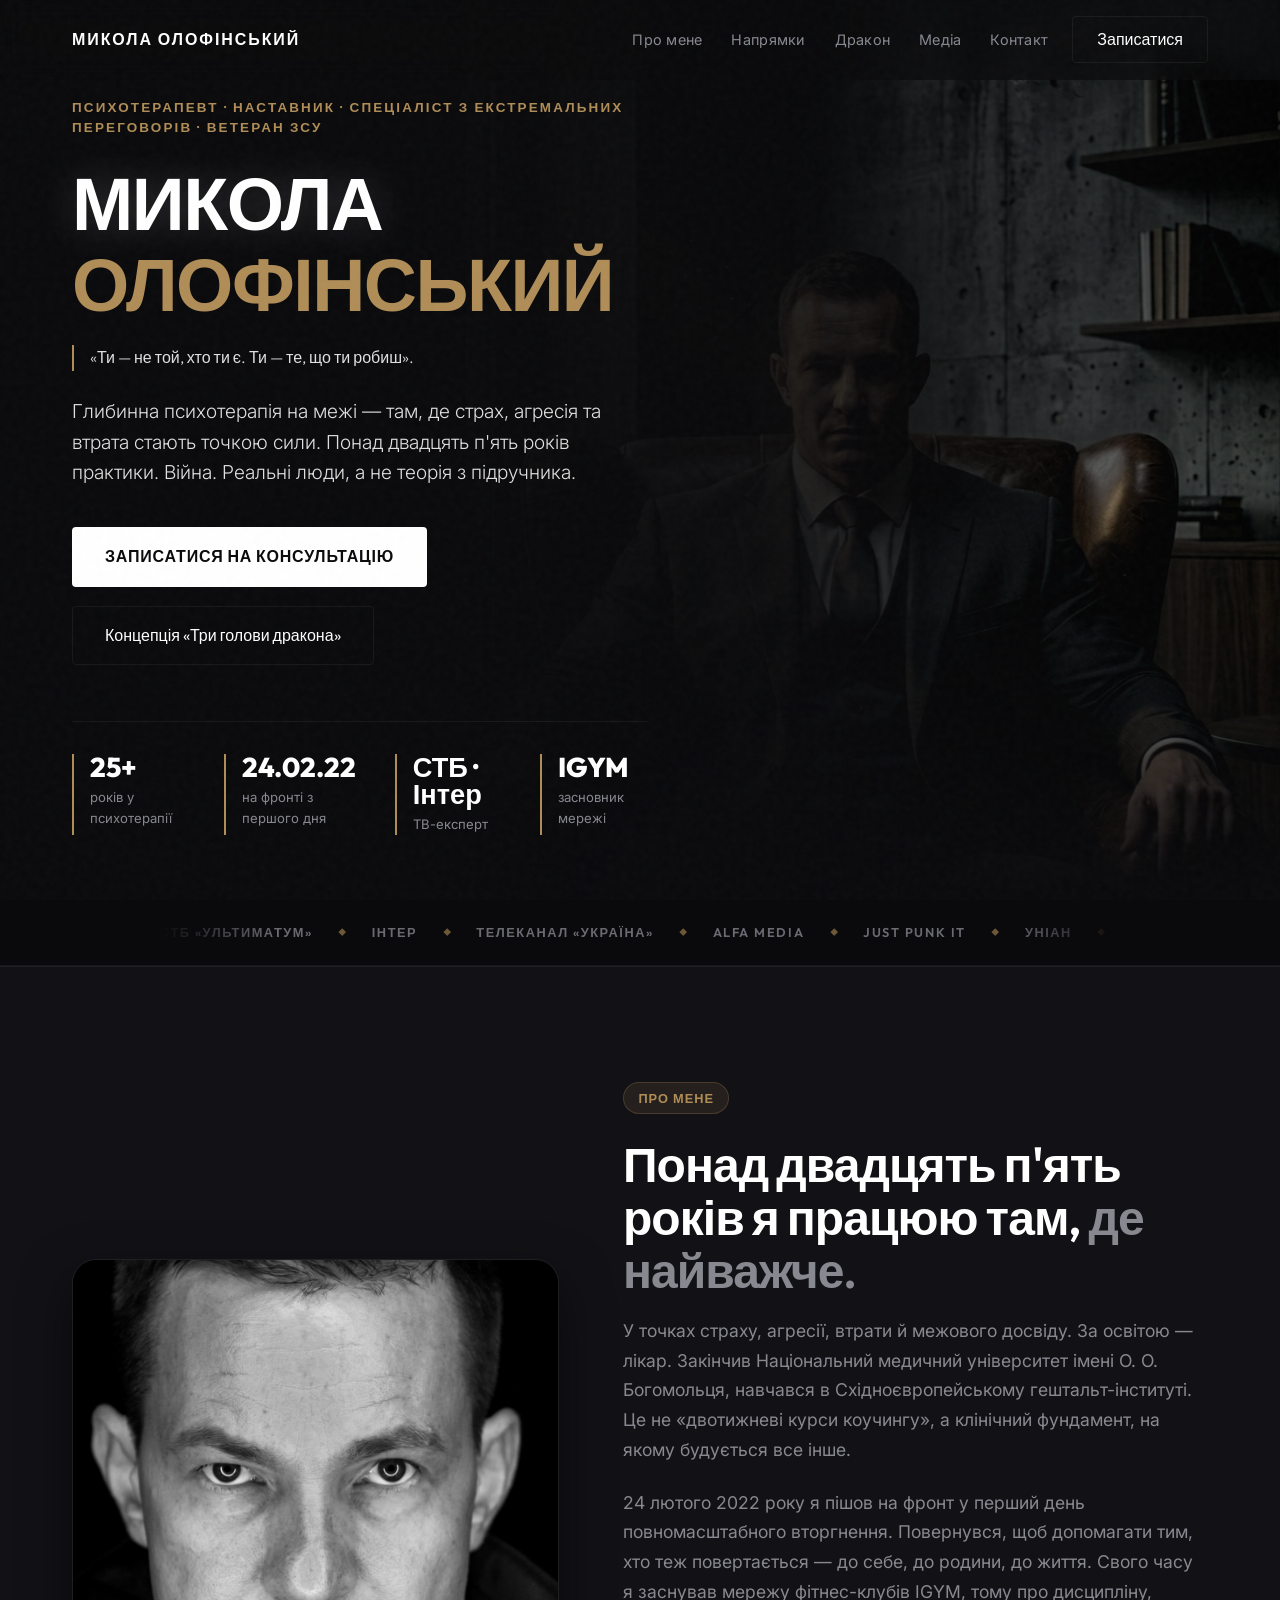
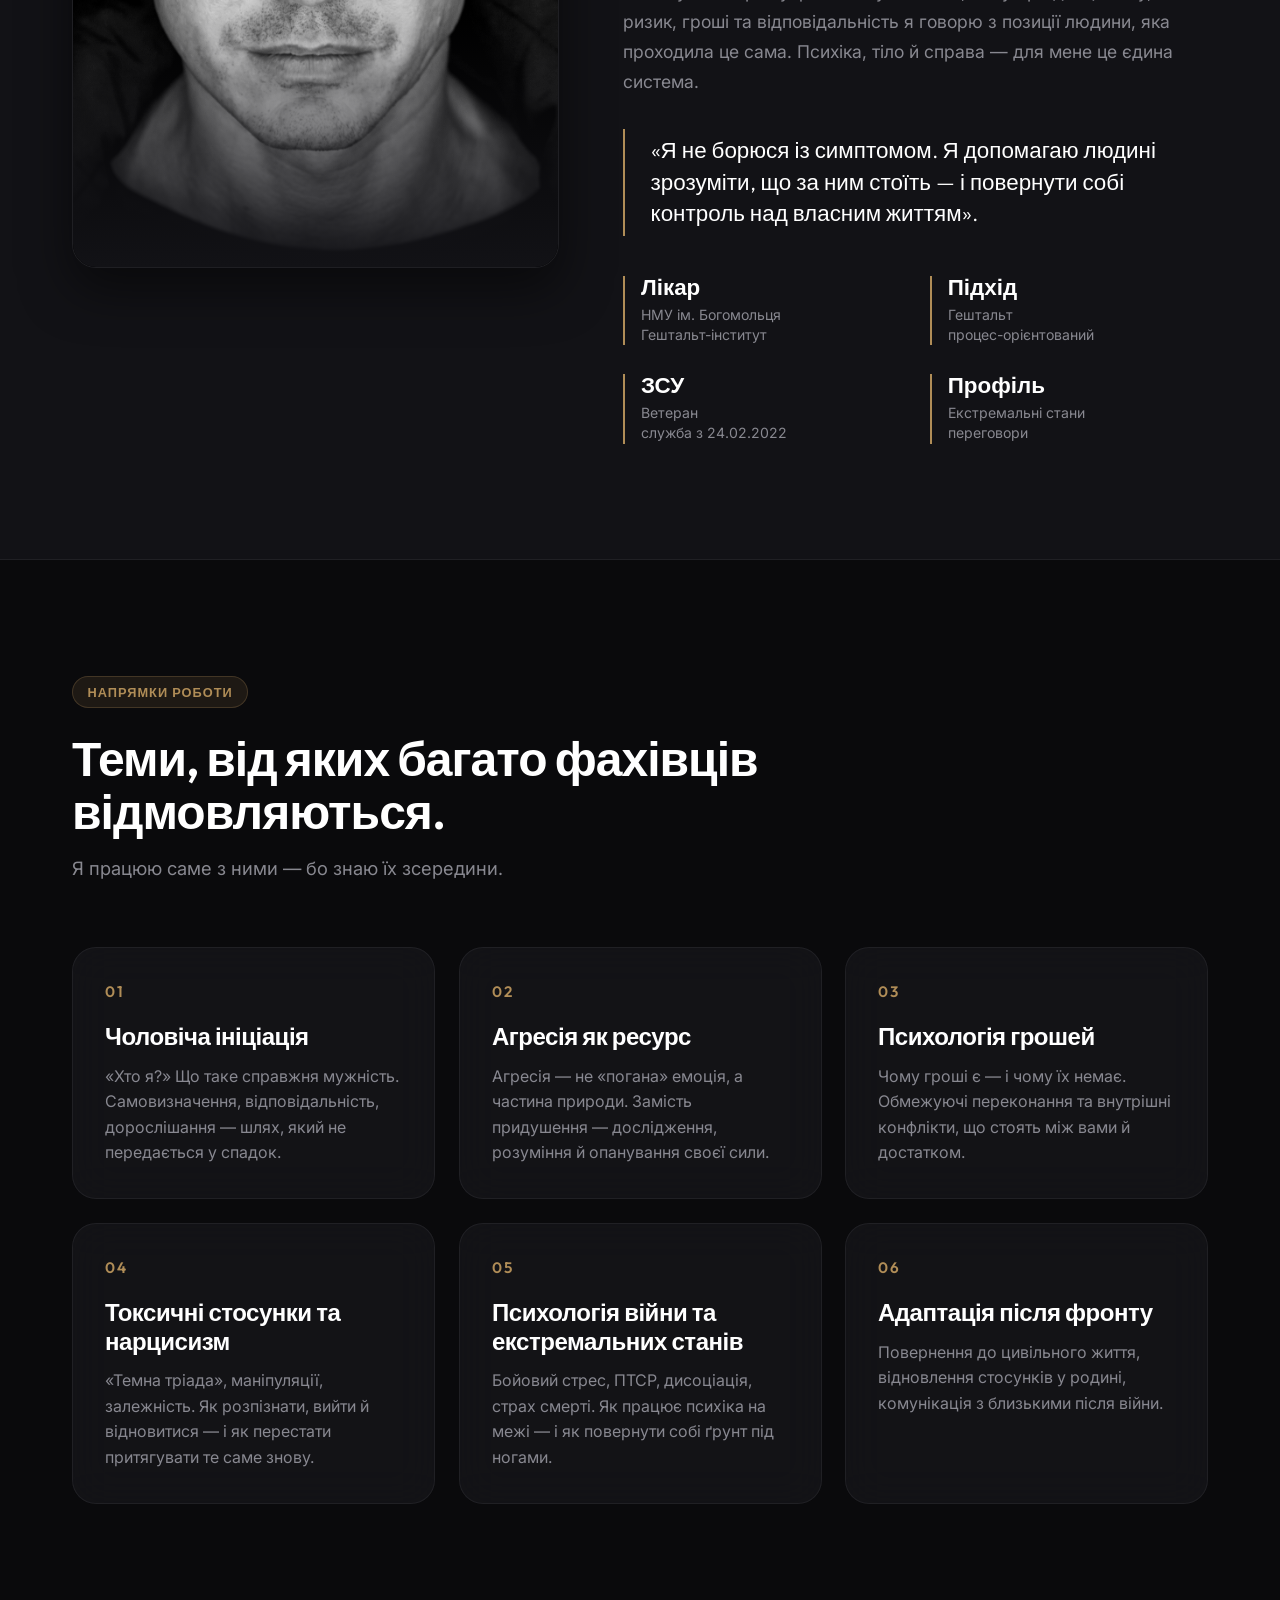
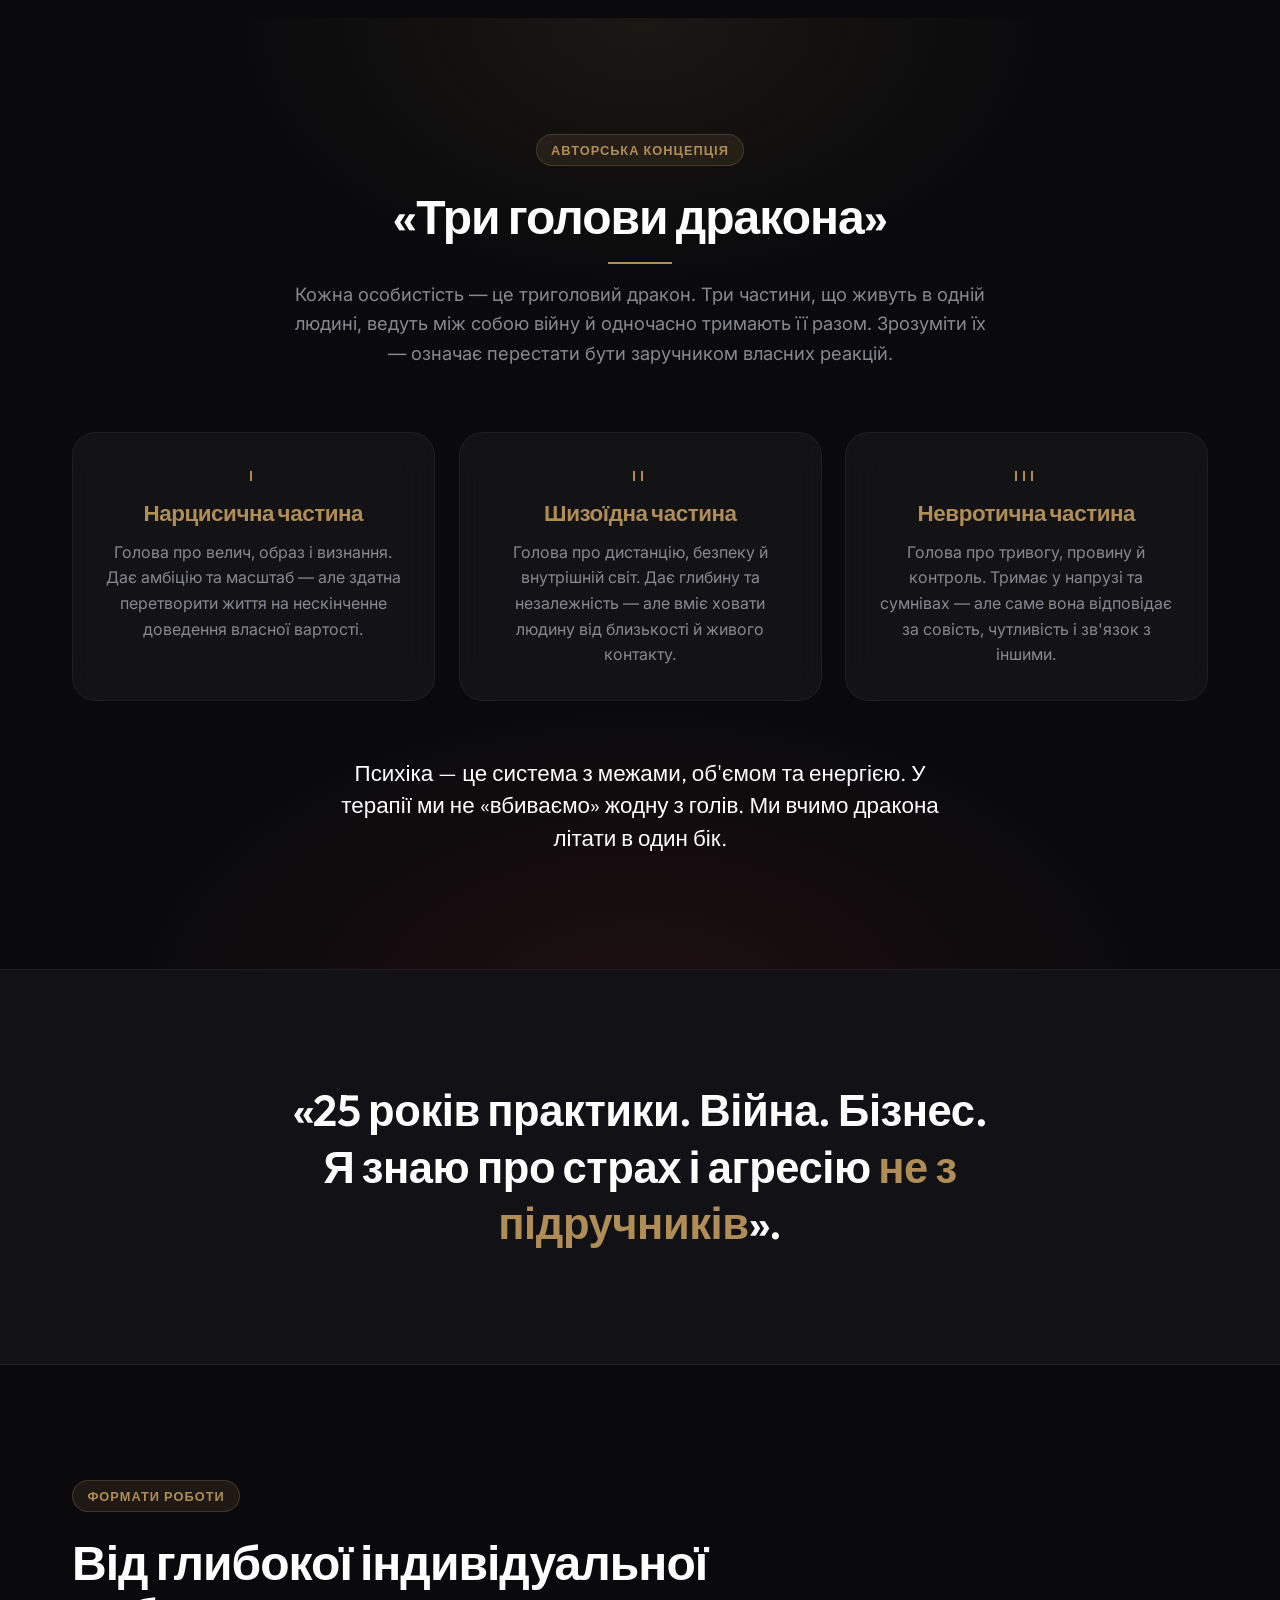
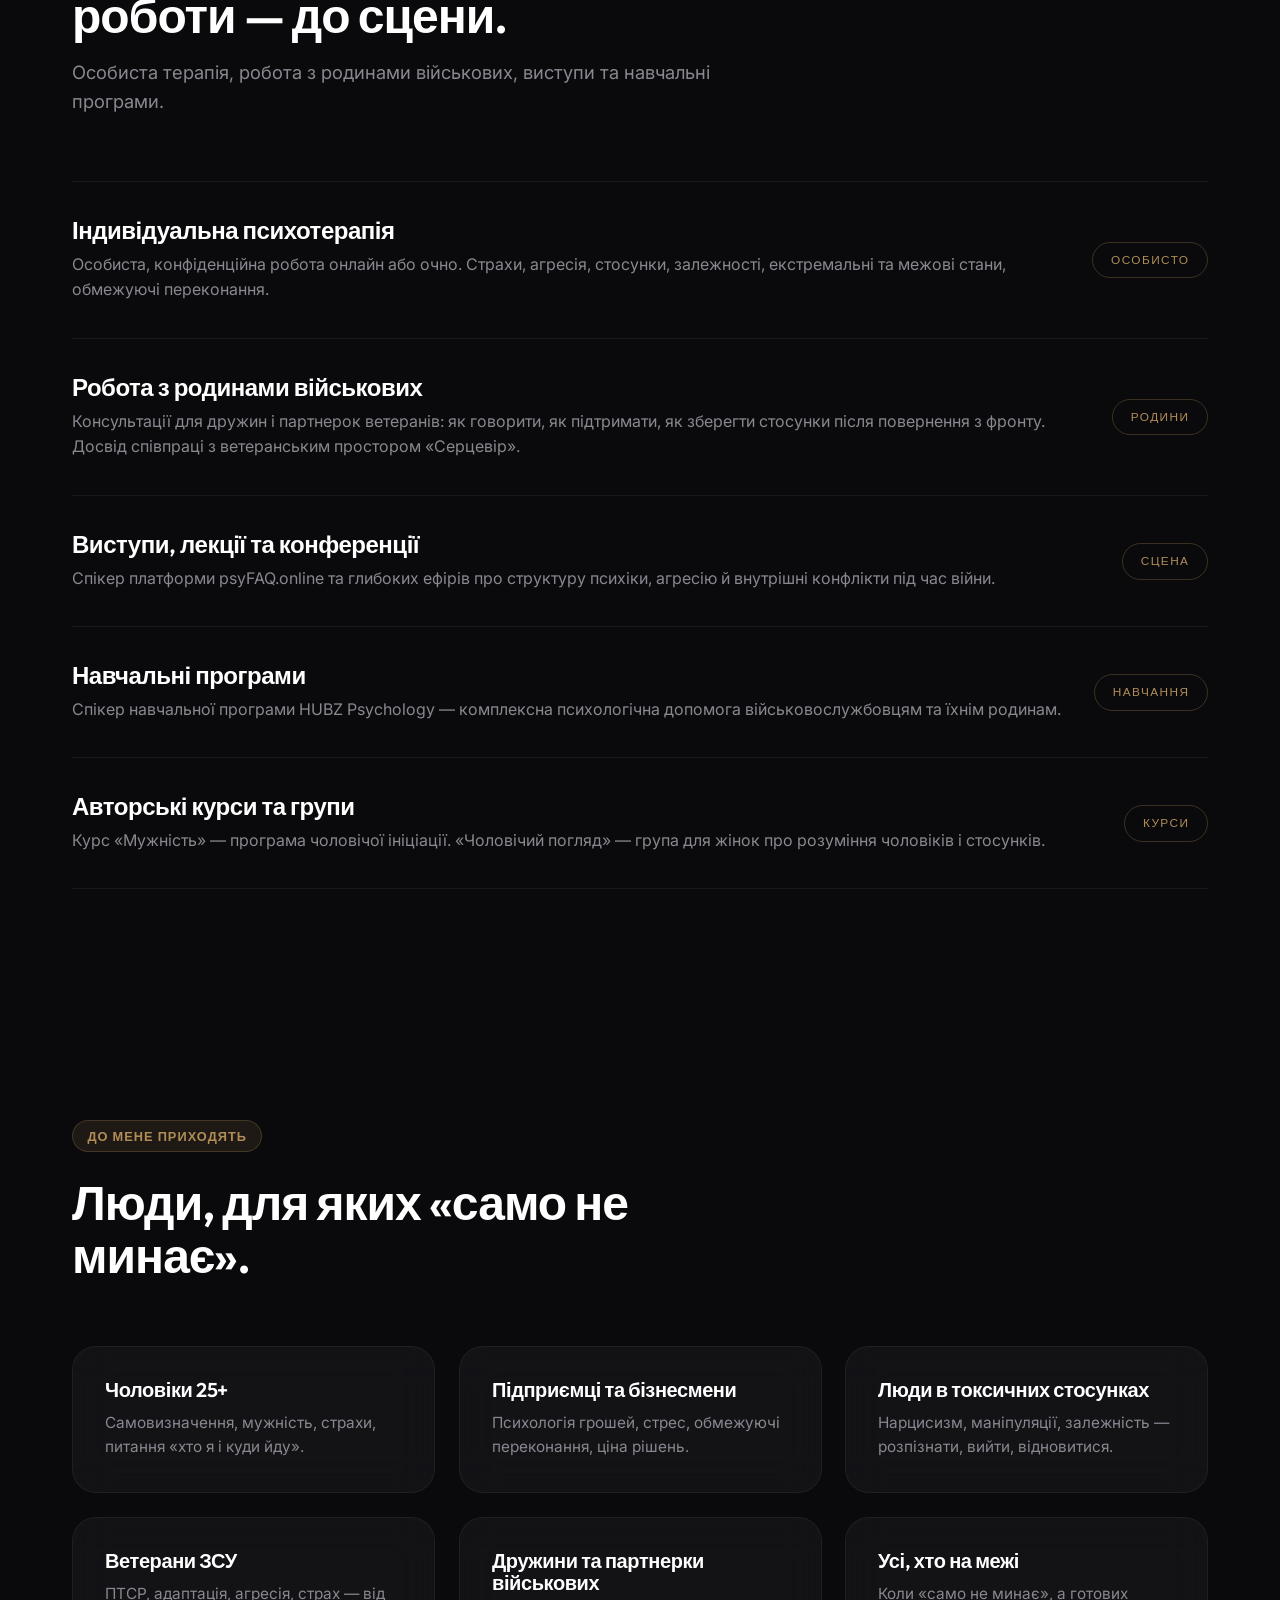
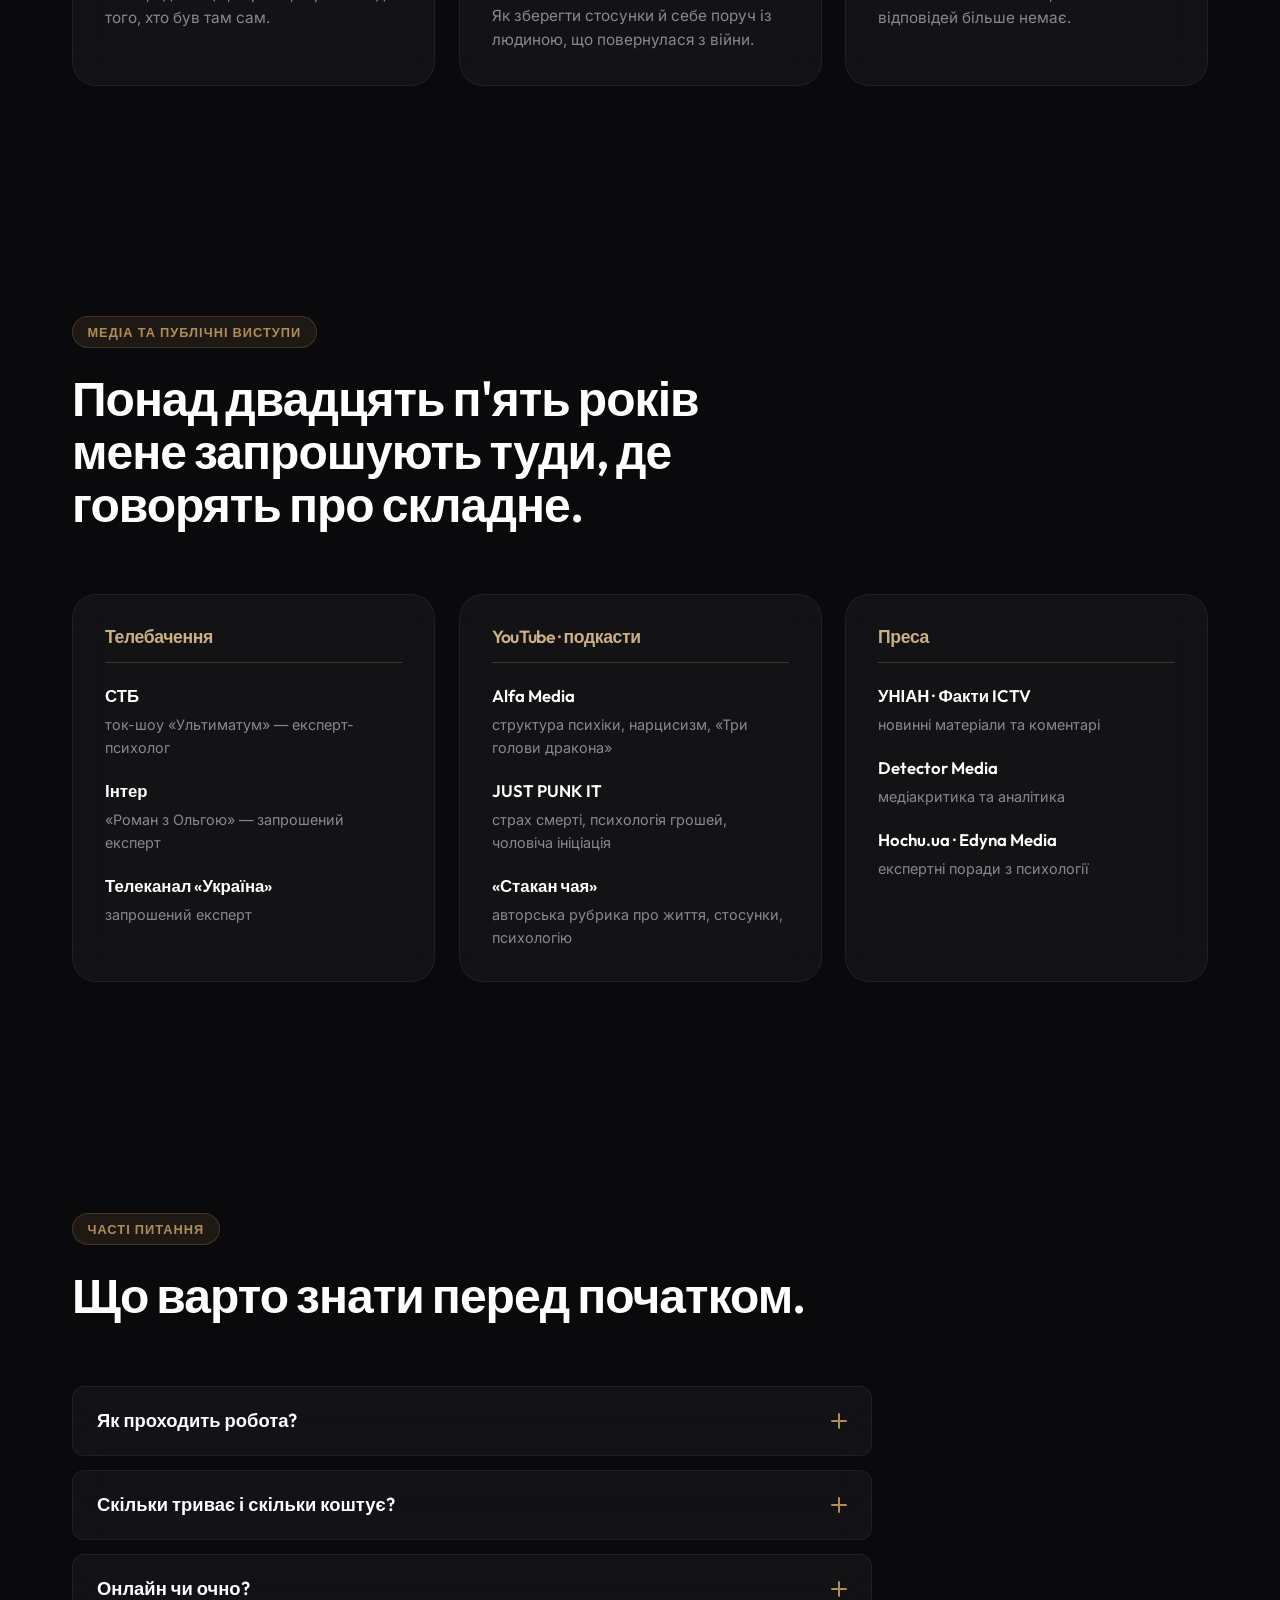
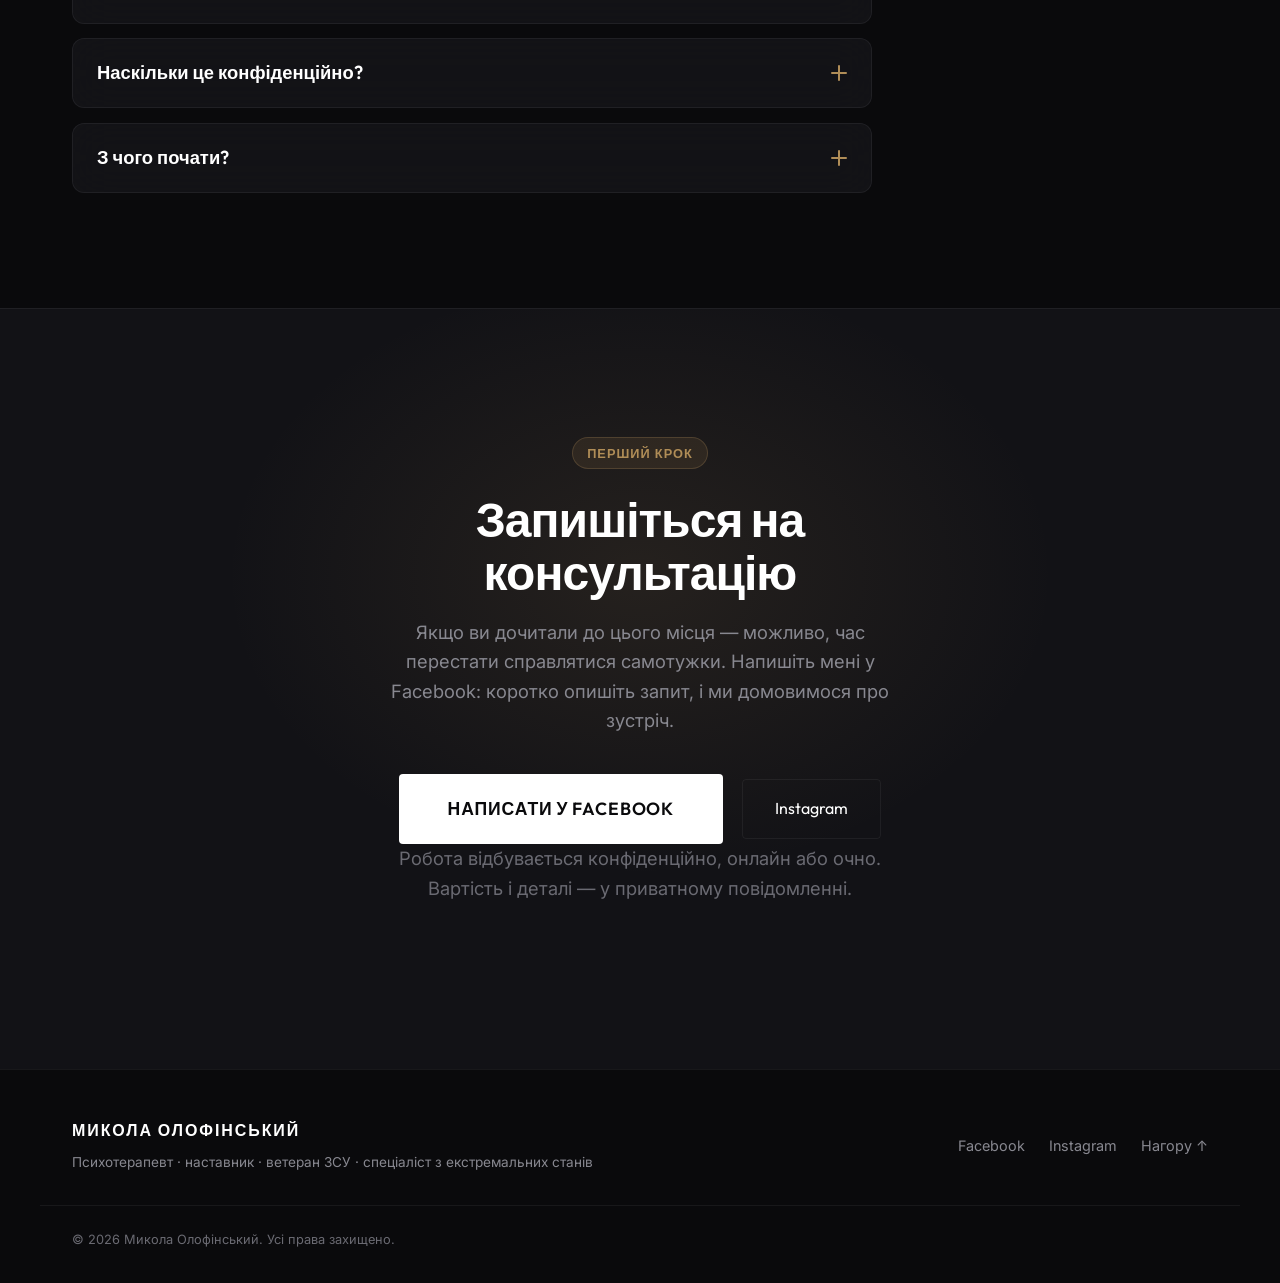
<file: v5/index.html>
<!doctype html>
<html lang="uk">
<head>
  <meta charset="UTF-8" />
  <meta name="viewport" content="width=device-width, initial-scale=1.0" />
  <title>Микола Олофінський — психотерапевт · наставник · ветеран ЗСУ · 25+ років практики</title>
  <meta name="description" content="Микола Олофінський — український психотерапевт і наставник із понад 25-річним досвідом, ветеран ЗСУ, ТВ-експерт. Глибинна гештальт- та процес-орієнтована психотерапія: страх, агресія, екстремальні стани, чоловіча ініціація, токсичні стосунки, адаптація після фронту. Авторська концепція «Три голови дракона»." />
  <meta name="author" content="Микола Олофінський" />
  <meta name="theme-color" content="#0a0a0c" />

  <!-- Open Graph -->
  <meta property="og:type" content="profile" />
  <meta property="og:title" content="Микола Олофінський — психотерапевт · ветеран ЗСУ" />
  <meta property="og:description" content="25+ років практики. Війна. Реальні люди, а не теорія. Глибинна психотерапія на межі — там, де страх і агресія стають точкою сили." />
  <meta property="og:locale" content="uk_UA" />
  <meta property="og:image" content="https://sernyak.github.io/Olofinskiy/assets/mykola.jpg" />

  <link rel="icon" href="data:image/svg+xml,%3Csvg xmlns='http://www.w3.org/2000/svg' viewBox='0 0 100 100'%3E%3Crect width='100' height='100' rx='20' fill='%230a0a0c'/%3E%3Cpath d='M50 16 L50 84 M50 44 L26 18 M50 44 L74 18' fill='none' stroke='%23b08d57' stroke-width='7' stroke-linecap='round' stroke-linejoin='round'/%3E%3C/svg%3E" />

  <link rel="preconnect" href="https://fonts.googleapis.com">
  <link rel="preconnect" href="https://fonts.gstatic.com" crossorigin>
  <link href="https://fonts.googleapis.com/css2?family=Inter:wght@300;400;500;600&family=Outfit:wght@300;400;600;800&display=swap" rel="stylesheet">

  <link rel="stylesheet" href="style.css?v=5" />
</head>
<body>
  <div class="noise-overlay" aria-hidden="true"></div>
  <div class="scroll-progress" id="scrollProgress" aria-hidden="true"></div>

  <!-- ============ NAV ============ -->
  <header class="glass-nav" id="siteHeader">
    <div class="nav-content">
      <a href="#top" class="logo">МИКОЛА ОЛОФІНСЬКИЙ</a>
      <nav class="nav-links" aria-label="Головна навігація">
        <a href="#about">Про мене</a>
        <a href="#focus">Напрямки</a>
        <a href="#dragon">Дракон</a>
        <a href="#media">Медіа</a>
        <a href="#contact">Контакт</a>
      </nav>
      <a href="https://www.facebook.com/harakternik88" target="_blank" rel="noopener" class="btn-ghost nav-cta">Записатися</a>
      <button class="nav-toggle" id="navToggle" aria-label="Відкрити меню" aria-expanded="false" aria-controls="mobileMenu">
        <span></span><span></span><span></span>
      </button>
    </div>
  </header>

  <!-- Mobile menu -->
  <div class="mobile-menu" id="mobileMenu" aria-hidden="true">
    <nav aria-label="Мобільна навігація">
      <a href="#about">Про мене</a>
      <a href="#focus">Напрямки роботи</a>
      <a href="#dragon">Три голови дракона</a>
      <a href="#formats">Формати</a>
      <a href="#media">Медіа</a>
      <a href="#contact">Контакт</a>
    </nav>
    <a href="https://www.facebook.com/harakternik88" target="_blank" rel="noopener" class="btn-primary mobile-cta">Записатися на консультацію</a>
  </div>

  <main id="top">

    <!-- ============ HERO ============ -->
    <section class="hero">
      <div class="hero-bg" aria-hidden="true">
        <img src="assets/hero_bg_mykola.png" alt="" class="hero-image" />
        <div class="hero-gradient"></div>
      </div>
      <div class="container">
        <div class="hero-content">
          <p class="kicker reveal fade-up">Психотерапевт · Наставник · Спеціаліст з екстремальних переговорів · Ветеран ЗСУ</p>
          <h1 class="reveal fade-up delay-1">
            <span class="text-glow">МИКОЛА</span><br />
            <span class="highlight">ОЛОФІНСЬКИЙ</span>
          </h1>
          <p class="hero-motto reveal fade-up delay-2">«Ти — не той, хто ти є. Ти — те, що ти робиш».</p>
          <p class="subtitle reveal fade-up delay-3">
            Глибинна психотерапія на межі — там, де страх, агресія та втрата
            стають точкою сили. Понад двадцять п'ять років практики. Війна.
            Реальні люди, а не теорія з підручника.
          </p>
          <div class="cta-group reveal fade-up delay-4">
            <a href="https://www.facebook.com/harakternik88" target="_blank" rel="noopener" class="btn-primary">Записатися на консультацію</a>
            <a href="#dragon" class="btn-ghost btn-ghost-lg">Концепція «Три голови дракона»</a>
          </div>

          <dl class="hero-stats reveal fade-up delay-4">
            <div class="stat-item"><dt>25+</dt><dd>років у психотерапії</dd></div>
            <div class="stat-item"><dt>24.02.22</dt><dd>на фронті з першого дня</dd></div>
            <div class="stat-item"><dt>СТБ · Інтер</dt><dd>ТВ-експерт</dd></div>
            <div class="stat-item"><dt>IGYM</dt><dd>засновник мережі</dd></div>
          </dl>
        </div>
      </div>
    </section>

    <!-- ============ MEDIA MARQUEE ============ -->
    <section class="marquee-band" aria-label="Згадки у медіа">
      <div class="marquee">
        <div class="marquee-track">
          <span>СТБ «Ультиматум»</span><i>◆</i>
          <span>Інтер</span><i>◆</i>
          <span>Телеканал «Україна»</span><i>◆</i>
          <span>Alfa Media</span><i>◆</i>
          <span>JUST PUNK IT</span><i>◆</i>
          <span>УНІАН</span><i>◆</i>
          <span>Факти ICTV</span><i>◆</i>
          <span>Detector Media</span><i>◆</i>
          <span>HUBZ Psychology</span><i>◆</i>
          <span>СТБ «Ультиматум»</span><i>◆</i>
          <span>Інтер</span><i>◆</i>
          <span>Телеканал «Україна»</span><i>◆</i>
          <span>Alfa Media</span><i>◆</i>
          <span>JUST PUNK IT</span><i>◆</i>
          <span>УНІАН</span><i>◆</i>
          <span>Факти ICTV</span><i>◆</i>
          <span>Detector Media</span><i>◆</i>
          <span>HUBZ Psychology</span><i>◆</i>
        </div>
      </div>
    </section>

    <!-- ============ ABOUT / AUTHORITY ============ -->
    <section class="solution" id="about">
      <div class="container solution-grid">
        <div class="solution-image-col reveal fade-right">
          <div class="portrait-frame">
            <img src="assets/mykola.jpg" alt="Микола Олофінський — психотерапевт" class="solution-portrait" loading="lazy" />
            <div class="portrait-overlay"></div>
          </div>
        </div>
        <div class="solution-text-col reveal fade-left">
          <div class="badge">Про мене</div>
          <h2>Понад двадцять п'ять років я працюю там, <span class="text-muted">де найважче.</span></h2>
          <p class="solution-bio">
            У точках страху, агресії, втрати й межового досвіду. За освітою — лікар.
            Закінчив Національний медичний університет імені О. О. Богомольця, навчався
            в Східноєвропейському гештальт-інституті. Це не «двотижневі курси коучингу»,
            а клінічний фундамент, на якому будується все інше.
          </p>
          <p class="solution-bio">
            24 лютого 2022 року я пішов на фронт у перший день повномасштабного вторгнення.
            Повернувся, щоб допомагати тим, хто теж повертається — до себе, до родини, до життя.
            Свого часу я заснував мережу фітнес-клубів IGYM, тому про дисципліну, ризик, гроші
            та відповідальність я говорю з позиції людини, яка проходила це сама.
            Психіка, тіло й справа — для мене це єдина система.
          </p>

          <blockquote class="pull">
            «Я не борюся із симптомом. Я допомагаю людині зрозуміти, що за ним стоїть —
            і повернути собі контроль над власним життям».
          </blockquote>

          <div class="stats-grid-small">
            <div class="stat-sm">
              <div class="stat-sm-num">Лікар</div>
              <div class="stat-sm-label">НМУ ім. Богомольця<br>Гештальт-інститут</div>
            </div>
            <div class="stat-sm">
              <div class="stat-sm-num">Підхід</div>
              <div class="stat-sm-label">Гештальт<br>процес-орієнтований</div>
            </div>
            <div class="stat-sm">
              <div class="stat-sm-num">ЗСУ</div>
              <div class="stat-sm-label">Ветеран<br>служба з 24.02.2022</div>
            </div>
            <div class="stat-sm">
              <div class="stat-sm-num">Профіль</div>
              <div class="stat-sm-label">Екстремальні стани<br>переговори</div>
            </div>
          </div>
        </div>
      </div>
    </section>

    <!-- ============ FOCUS / SERVICES ============ -->
    <section class="block focus" id="focus">
      <div class="container">
        <header class="block-head reveal fade-up">
          <div class="badge">Напрямки роботи</div>
          <h2>Теми, від яких багато фахівців відмовляються.</h2>
          <p>Я працюю саме з ними — бо знаю їх зсередини.</p>
        </header>

        <div class="focus-grid">
          <article class="glass-card focus-card reveal fade-up">
            <span class="focus-num">01</span>
            <h3>Чоловіча ініціація</h3>
            <p>«Хто я?» Що таке справжня мужність. Самовизначення, відповідальність, дорослішання — шлях, який не передається у спадок.</p>
          </article>
          <article class="glass-card focus-card reveal fade-up delay-1">
            <span class="focus-num">02</span>
            <h3>Агресія як ресурс</h3>
            <p>Агресія — не «погана» емоція, а частина природи. Замість придушення — дослідження, розуміння й опанування своєї сили.</p>
          </article>
          <article class="glass-card focus-card reveal fade-up delay-2">
            <span class="focus-num">03</span>
            <h3>Психологія грошей</h3>
            <p>Чому гроші є — і чому їх немає. Обмежуючі переконання та внутрішні конфлікти, що стоять між вами й достатком.</p>
          </article>
          <article class="glass-card focus-card reveal fade-up">
            <span class="focus-num">04</span>
            <h3>Токсичні стосунки та нарцисизм</h3>
            <p>«Темна тріада», маніпуляції, залежність. Як розпізнати, вийти й відновитися — і як перестати притягувати те саме знову.</p>
          </article>
          <article class="glass-card focus-card reveal fade-up delay-1">
            <span class="focus-num">05</span>
            <h3>Психологія війни та екстремальних станів</h3>
            <p>Бойовий стрес, ПТСР, дисоціація, страх смерті. Як працює психіка на межі — і як повернути собі ґрунт під ногами.</p>
          </article>
          <article class="glass-card focus-card reveal fade-up delay-2">
            <span class="focus-num">06</span>
            <h3>Адаптація після фронту</h3>
            <p>Повернення до цивільного життя, відновлення стосунків у родині, комунікація з близькими після війни.</p>
          </article>
        </div>
      </div>
    </section>

    <!-- ============ DRAGON (signature concept) ============ -->
    <section class="block methodology" id="dragon">
      <div class="container">
        <header class="block-head center reveal fade-up">
          <div class="badge">Авторська концепція</div>
          <h2 class="dragon-title">«Три голови дракона»</h2>
          <p>
            Кожна особистість — це триголовий дракон. Три частини, що живуть в одній людині,
            ведуть між собою війну й одночасно тримають її разом. Зрозуміти їх — означає
            перестати бути заручником власних реакцій.
          </p>
        </header>

        <div class="methodology-cards">
          <article class="glass-card head-card reveal fade-up">
            <span class="head-roman">I</span>
            <h4 class="highlight">Нарцисична частина</h4>
            <p>Голова про велич, образ і визнання. Дає амбіцію та масштаб — але здатна перетворити життя на нескінченне доведення власної вартості.</p>
          </article>
          <article class="glass-card head-card reveal fade-up delay-1">
            <span class="head-roman">II</span>
            <h4 class="highlight">Шизоїдна частина</h4>
            <p>Голова про дистанцію, безпеку й внутрішній світ. Дає глибину та незалежність — але вміє ховати людину від близькості й живого контакту.</p>
          </article>
          <article class="glass-card head-card reveal fade-up delay-2">
            <span class="head-roman">III</span>
            <h4 class="highlight">Невротична частина</h4>
            <p>Голова про тривогу, провину й контроль. Тримає у напрузі та сумнівах — але саме вона відповідає за совість, чутливість і зв'язок з іншими.</p>
          </article>
        </div>

        <p class="dragon-foot reveal fade-up">
          Психіка — це система з межами, об'ємом та енергією. У терапії ми не «вбиваємо»
          жодну з голів. Ми вчимо дракона літати в один бік.
        </p>
      </div>
    </section>

    <!-- ============ QUOTE BAND ============ -->
    <section class="quote-band">
      <div class="container">
        <blockquote class="big-quote reveal fade-up">
          «25 років практики. Війна. Бізнес. Я знаю про страх і агресію
          <span class="highlight">не з підручників</span>».
        </blockquote>
      </div>
    </section>

    <!-- ============ FORMATS ============ -->
    <section class="block formats" id="formats">
      <div class="container">
        <header class="block-head reveal fade-up">
          <div class="badge">Формати роботи</div>
          <h2>Від глибокої індивідуальної роботи — до сцени.</h2>
          <p>Особиста терапія, робота з родинами військових, виступи та навчальні програми.</p>
        </header>

        <div class="formats-list">
          <article class="format-row reveal fade-up">
            <div class="format-main">
              <h3>Індивідуальна психотерапія</h3>
              <p>Особиста, конфіденційна робота онлайн або очно. Страхи, агресія, стосунки, залежності, екстремальні та межові стани, обмежуючі переконання.</p>
            </div>
            <div class="format-tag">Особисто</div>
          </article>
          <article class="format-row reveal fade-up">
            <div class="format-main">
              <h3>Робота з родинами військових</h3>
              <p>Консультації для дружин і партнерок ветеранів: як говорити, як підтримати, як зберегти стосунки після повернення з фронту. Досвід співпраці з ветеранським простором «Серцевір».</p>
            </div>
            <div class="format-tag">Родини</div>
          </article>
          <article class="format-row reveal fade-up">
            <div class="format-main">
              <h3>Виступи, лекції та конференції</h3>
              <p>Спікер платформи psyFAQ.online та глибоких ефірів про структуру психіки, агресію й внутрішні конфлікти під час війни.</p>
            </div>
            <div class="format-tag">Сцена</div>
          </article>
          <article class="format-row reveal fade-up">
            <div class="format-main">
              <h3>Навчальні програми</h3>
              <p>Спікер навчальної програми HUBZ Psychology — комплексна психологічна допомога військовослужбовцям та їхнім родинам.</p>
            </div>
            <div class="format-tag">Навчання</div>
          </article>
          <article class="format-row reveal fade-up">
            <div class="format-main">
              <h3>Авторські курси та групи</h3>
              <p>Курс «Мужність» — програма чоловічої ініціації. «Чоловічий погляд» — група для жінок про розуміння чоловіків і стосунків.</p>
            </div>
            <div class="format-tag">Курси</div>
          </article>
        </div>
      </div>
    </section>

    <!-- ============ AUDIENCES ============ -->
    <section class="block audiences" id="audiences">
      <div class="container">
        <header class="block-head reveal fade-up">
          <div class="badge">До мене приходять</div>
          <h2>Люди, для яких «само не минає».</h2>
        </header>

        <div class="aud-grid">
          <div class="glass-card aud-item reveal fade-up"><h3>Чоловіки 25+</h3><p>Самовизначення, мужність, страхи, питання «хто я і куди йду».</p></div>
          <div class="glass-card aud-item reveal fade-up delay-1"><h3>Підприємці та бізнесмени</h3><p>Психологія грошей, стрес, обмежуючі переконання, ціна рішень.</p></div>
          <div class="glass-card aud-item reveal fade-up delay-2"><h3>Люди в токсичних стосунках</h3><p>Нарцисизм, маніпуляції, залежність — розпізнати, вийти, відновитися.</p></div>
          <div class="glass-card aud-item reveal fade-up"><h3>Ветерани ЗСУ</h3><p>ПТСР, адаптація, агресія, страх — від того, хто був там сам.</p></div>
          <div class="glass-card aud-item reveal fade-up delay-1"><h3>Дружини та партнерки військових</h3><p>Як зберегти стосунки й себе поруч із людиною, що повернулася з війни.</p></div>
          <div class="glass-card aud-item reveal fade-up delay-2"><h3>Усі, хто на межі</h3><p>Коли «само не минає», а готових відповідей більше немає.</p></div>
        </div>
      </div>
    </section>

    <!-- ============ MEDIA ============ -->
    <section class="block media" id="media">
      <div class="container">
        <header class="block-head reveal fade-up">
          <div class="badge">Медіа та публічні виступи</div>
          <h2>Понад двадцять п'ять років мене запрошують туди, де говорять про складне.</h2>
        </header>

        <div class="media-cols">
          <div class="glass-card media-col reveal fade-up">
            <h3 class="media-col-title">Телебачення</h3>
            <ul class="media-listing">
              <li><strong>СТБ</strong><span>ток-шоу «Ультиматум» — експерт-психолог</span></li>
              <li><strong>Інтер</strong><span>«Роман з Ольгою» — запрошений експерт</span></li>
              <li><strong>Телеканал «Україна»</strong><span>запрошений експерт</span></li>
            </ul>
          </div>
          <div class="glass-card media-col reveal fade-up delay-1">
            <h3 class="media-col-title">YouTube · подкасти</h3>
            <ul class="media-listing">
              <li><strong>Alfa Media</strong><span>структура психіки, нарцисизм, «Три голови дракона»</span></li>
              <li><strong>JUST PUNK IT</strong><span>страх смерті, психологія грошей, чоловіча ініціація</span></li>
              <li><strong>«Стакан чая»</strong><span>авторська рубрика про життя, стосунки, психологію</span></li>
            </ul>
          </div>
          <div class="glass-card media-col reveal fade-up delay-2">
            <h3 class="media-col-title">Преса</h3>
            <ul class="media-listing">
              <li><strong>УНІАН · Факти ICTV</strong><span>новинні матеріали та коментарі</span></li>
              <li><strong>Detector Media</strong><span>медіакритика та аналітика</span></li>
              <li><strong>Hochu.ua · Edyna Media</strong><span>експертні поради з психології</span></li>
            </ul>
          </div>
        </div>
      </div>
    </section>

    <!-- ============ FAQ ============ -->
    <section class="block faq" id="faq">
      <div class="container">
        <header class="block-head reveal fade-up">
          <div class="badge">Часті питання</div>
          <h2>Що варто знати перед початком.</h2>
        </header>
        <div class="faq-list">
          <details class="faq-item reveal fade-up">
            <summary>Як проходить робота?<span class="faq-ico" aria-hidden="true"></span></summary>
            <div class="faq-body"><p>Індивідуально та конфіденційно, онлайн або очно. Перша зустріч — прояснення вашого запиту й того, як ми працюватимемо далі.</p></div>
          </details>
          <details class="faq-item reveal fade-up">
            <summary>Скільки триває і скільки коштує?<span class="faq-ico" aria-hidden="true"></span></summary>
            <div class="faq-body"><p>Сесія триває близько 50 хвилин. Вартість залежить від формату роботи — деталі надішлю в особистому повідомленні.</p></div>
          </details>
          <details class="faq-item reveal fade-up">
            <summary>Онлайн чи очно?<span class="faq-ico" aria-hidden="true"></span></summary>
            <div class="faq-body"><p>Як вам зручніше. Онлайн-формат працює повноцінно — більшість клієнтів обирають саме його.</p></div>
          </details>
          <details class="faq-item reveal fade-up">
            <summary>Наскільки це конфіденційно?<span class="faq-ico" aria-hidden="true"></span></summary>
            <div class="faq-body"><p>Абсолютно. Усе, що звучить у роботі, лишається між нами. Це базова й непорушна умова.</p></div>
          </details>
          <details class="faq-item reveal fade-up">
            <summary>З чого почати?<span class="faq-ico" aria-hidden="true"></span></summary>
            <div class="faq-body"><p>Напишіть мені у Facebook і в двох-трьох реченнях опишіть запит — далі домовимося про зустріч.</p></div>
          </details>
        </div>
      </div>
    </section>

    <!-- ============ FINAL CTA ============ -->
    <section class="final-cta" id="contact">
      <div class="container final-cta-inner reveal fade-up">
        <div class="badge">Перший крок</div>
        <h2>Запишіться на консультацію</h2>
        <p>
          Якщо ви дочитали до цього місця — можливо, час перестати справлятися самотужки.
          Напишіть мені у Facebook: коротко опишіть запит, і ми домовимося про зустріч.
        </p>
        <div class="cta-group center">
          <a href="https://www.facebook.com/harakternik88" target="_blank" rel="noopener" class="btn-primary large">Написати у Facebook</a>
          <a href="https://www.instagram.com/__olofinski" target="_blank" rel="noopener" class="btn-ghost btn-ghost-lg">Instagram</a>
        </div>
        <p class="cta-note">Робота відбувається конфіденційно, онлайн або очно. Вартість і деталі — у приватному повідомленні.</p>
      </div>
    </section>
  </main>

  <!-- ============ FOOTER ============ -->
  <footer>
    <div class="container footer-content">
      <div class="footer-brand">
        <div class="logo">МИКОЛА ОЛОФІНСЬКИЙ</div>
        <p class="footer-role">Психотерапевт · наставник · ветеран ЗСУ · спеціаліст з екстремальних станів</p>
      </div>
      <div class="footer-links">
        <a href="https://www.facebook.com/harakternik88" target="_blank" rel="noopener">Facebook</a>
        <a href="https://www.instagram.com/__olofinski" target="_blank" rel="noopener">Instagram</a>
        <a href="#top">Нагору ↑</a>
      </div>
    </div>
    <div class="container footer-bottom">
      <p>© <span id="year"></span> Микола Олофінський. Усі права захищено.</p>
    </div>
  </footer>

  <script src="script.js?v=5"></script>
</body>
</html>
</file>
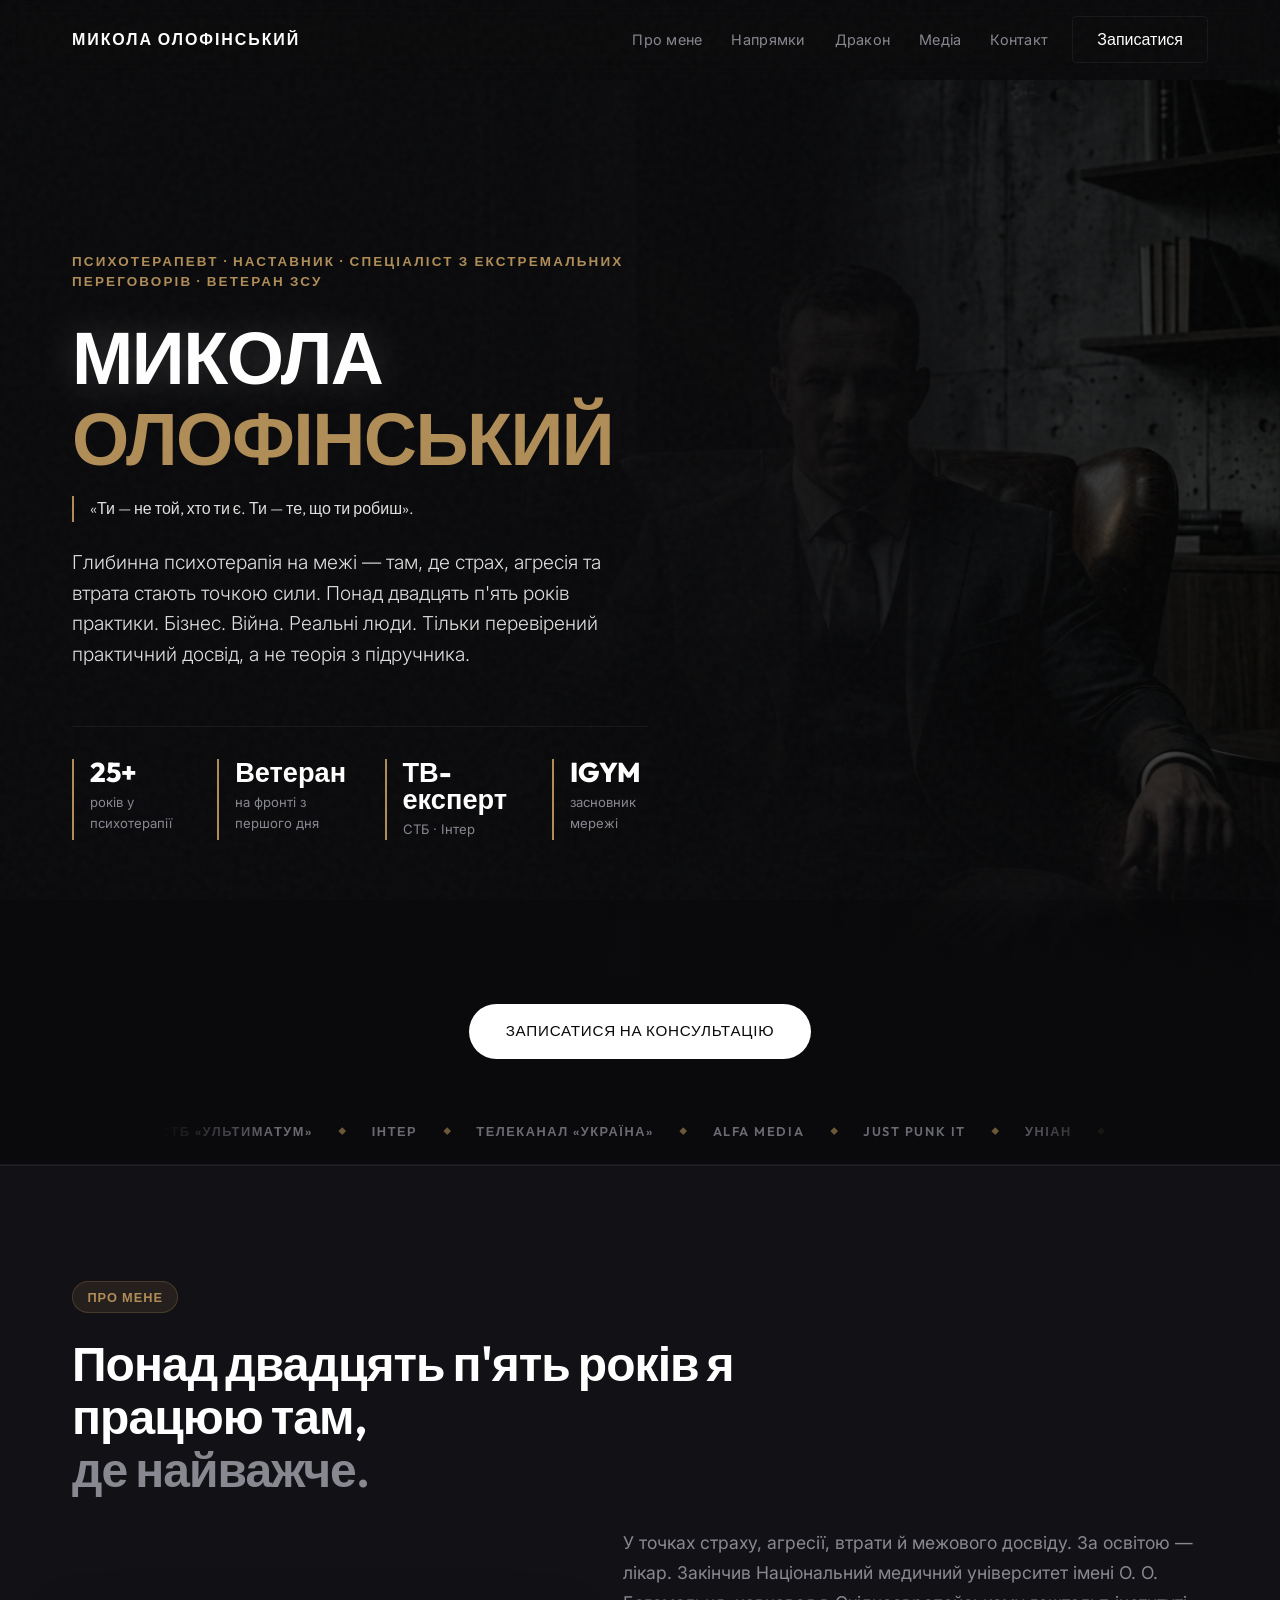
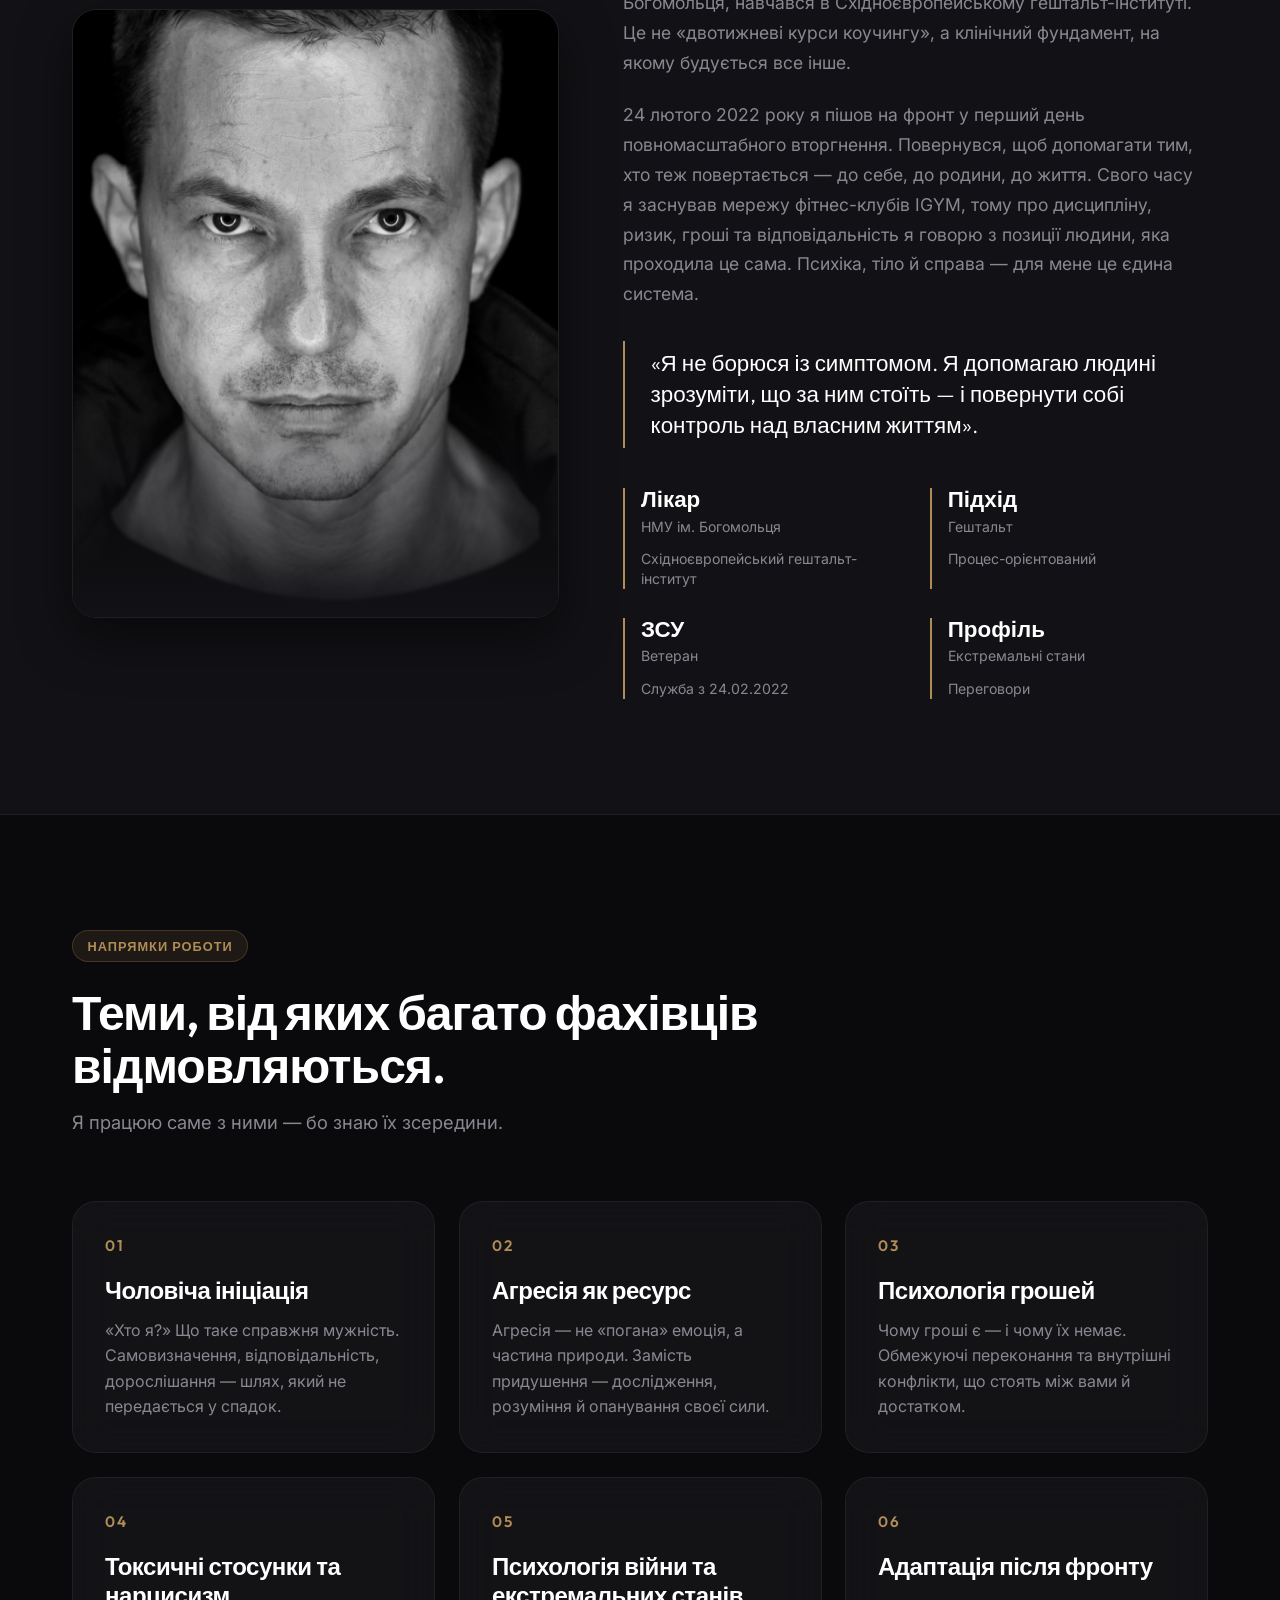
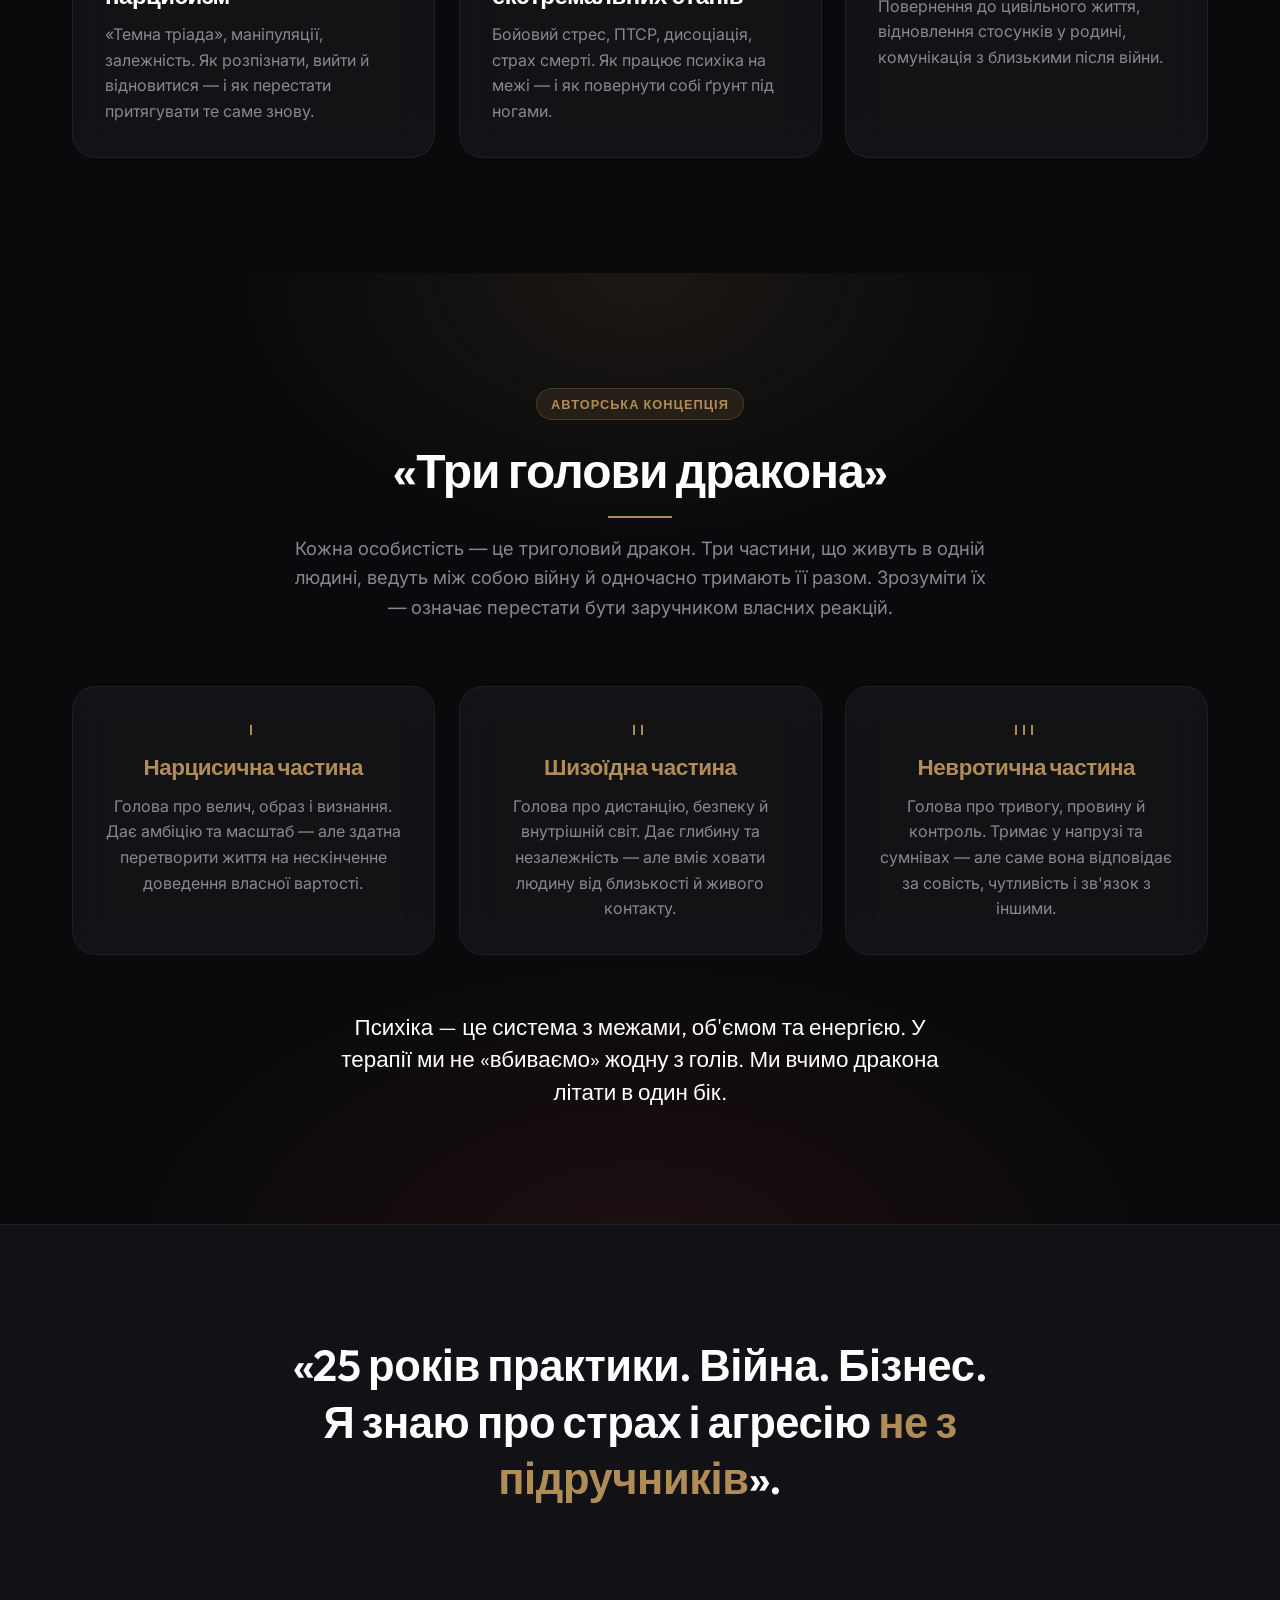
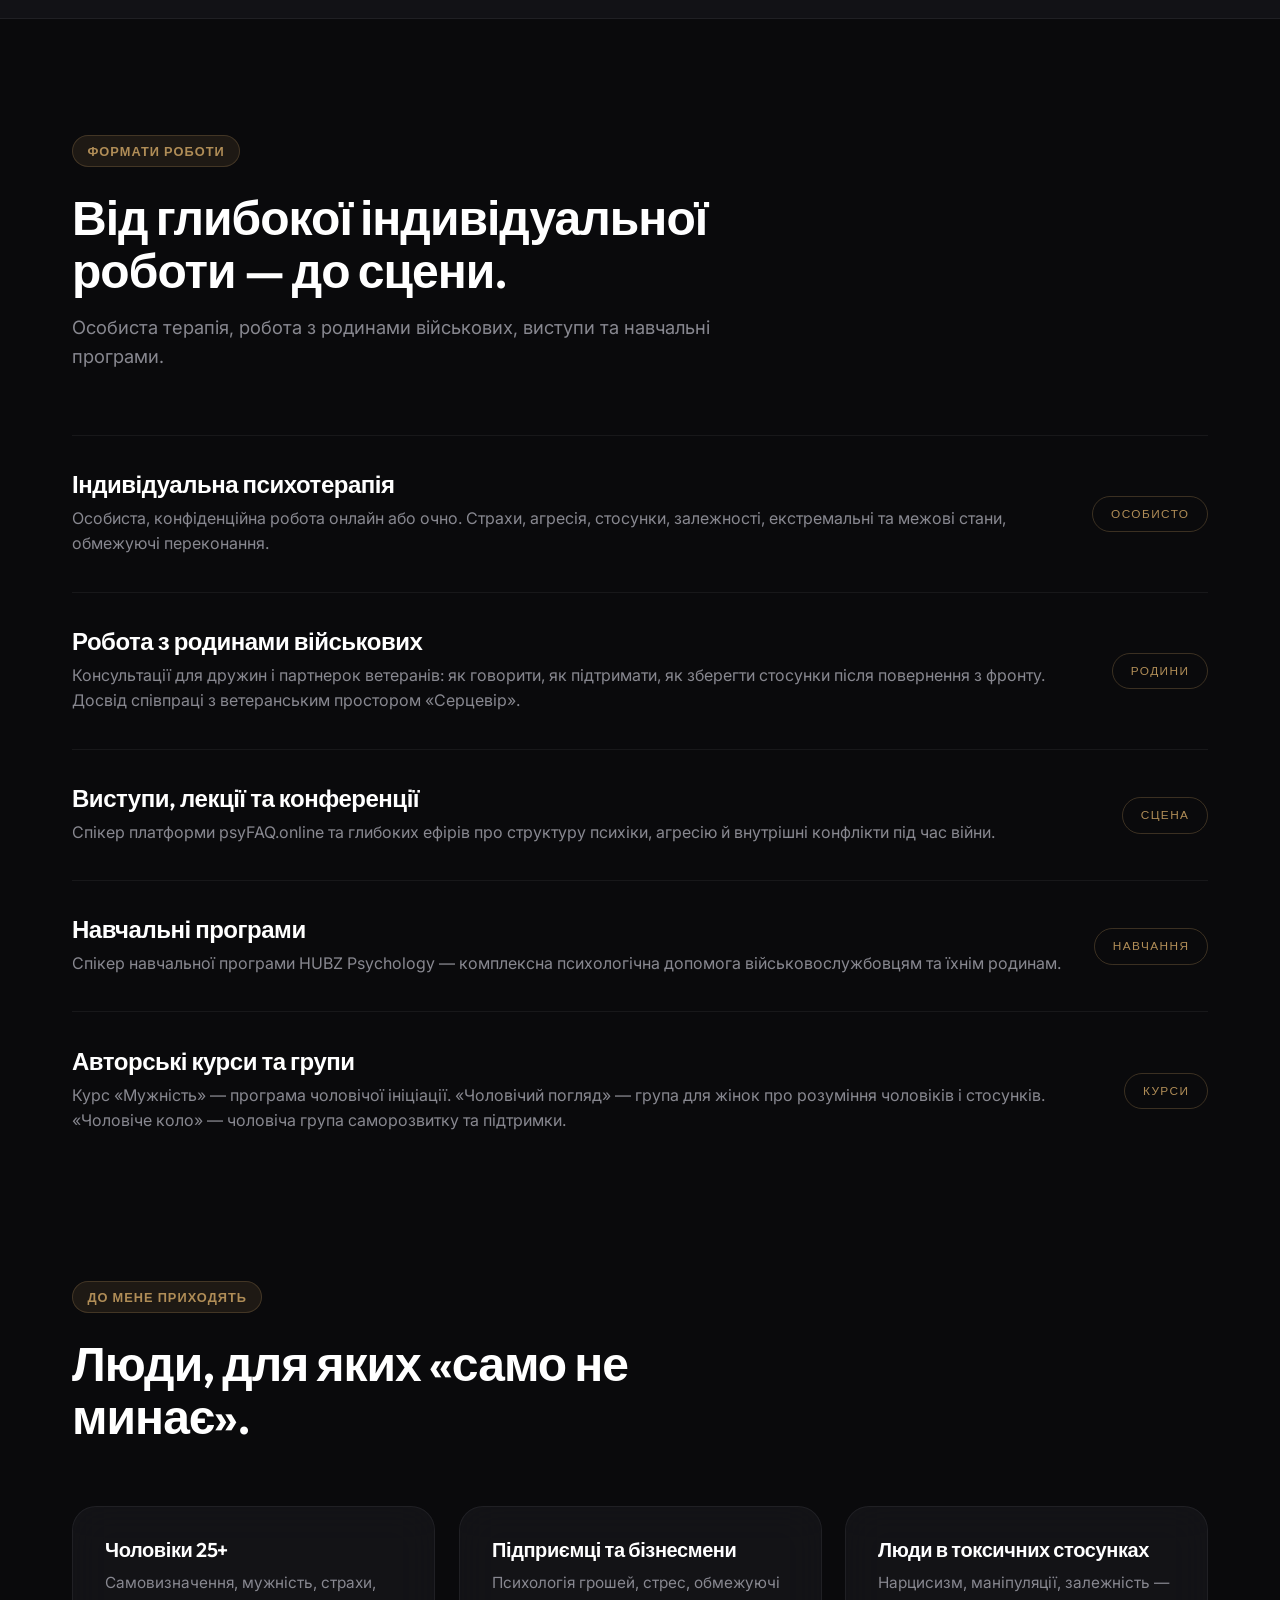
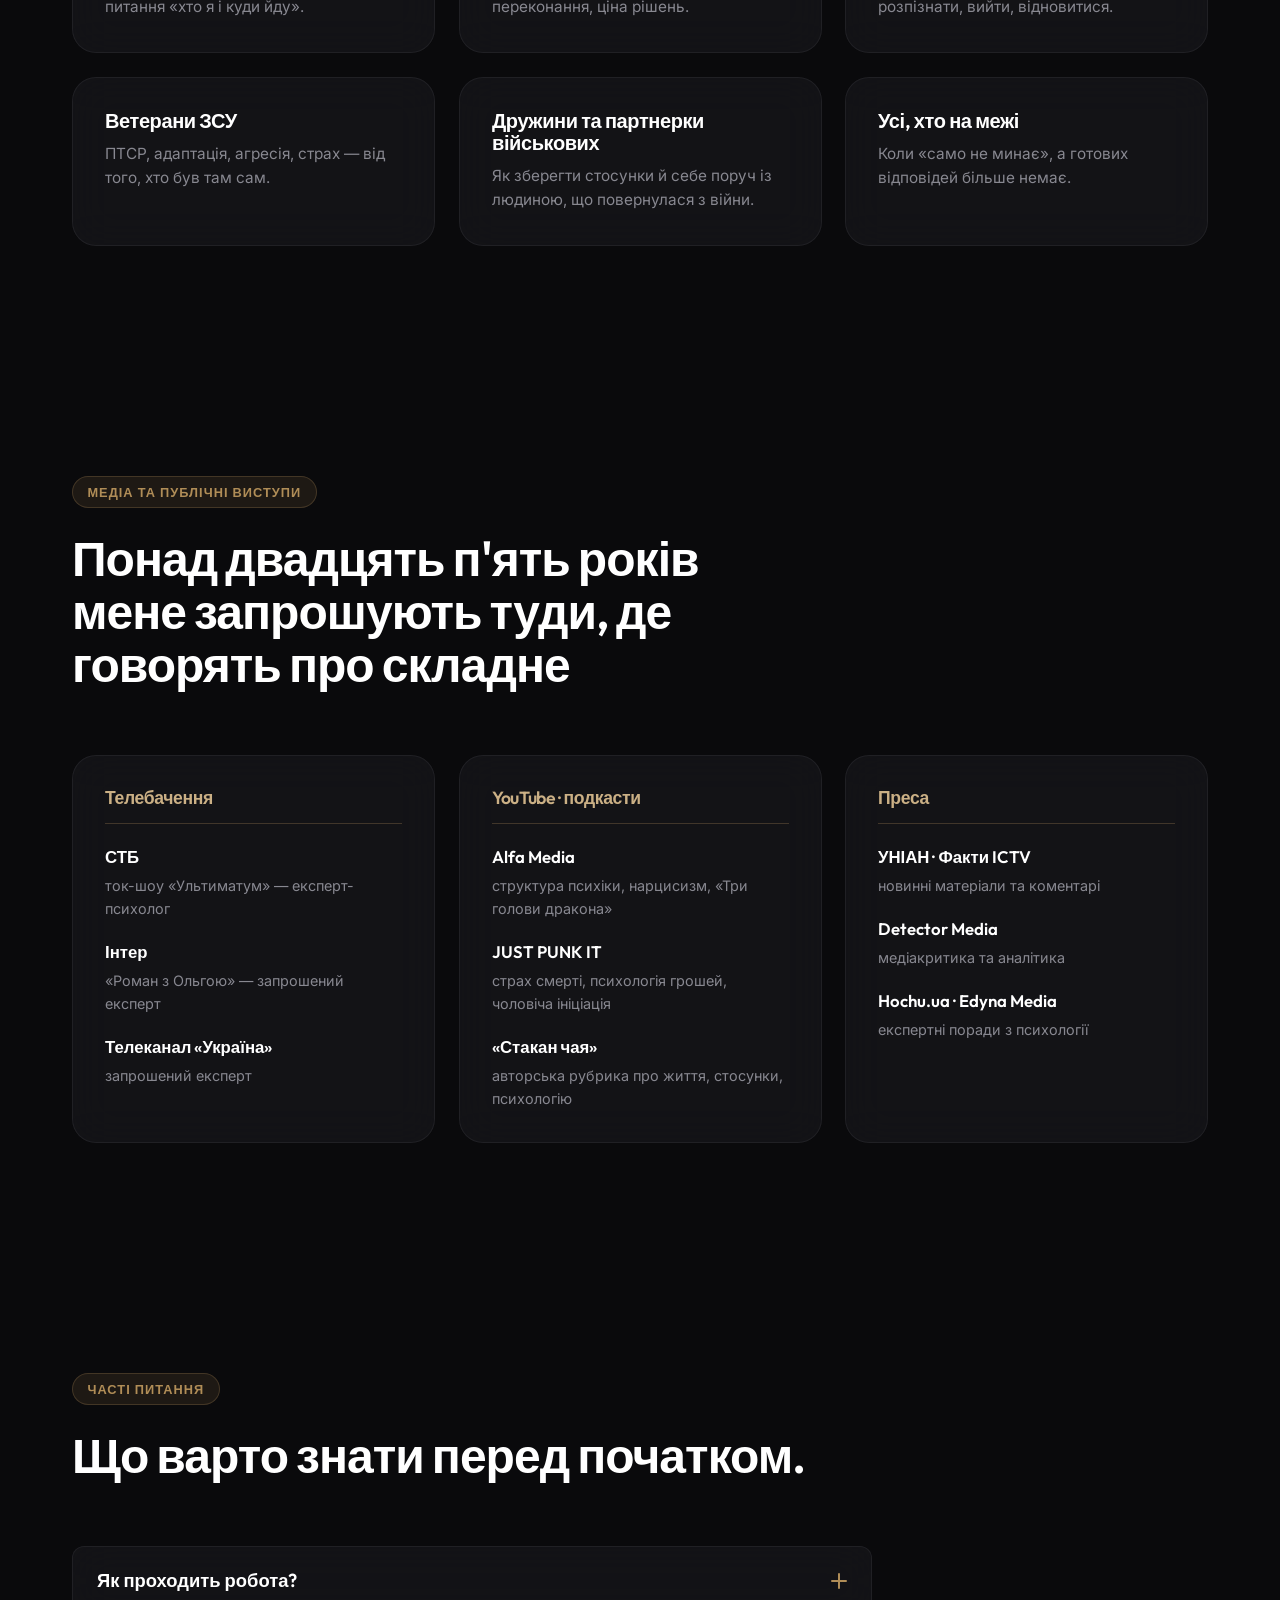
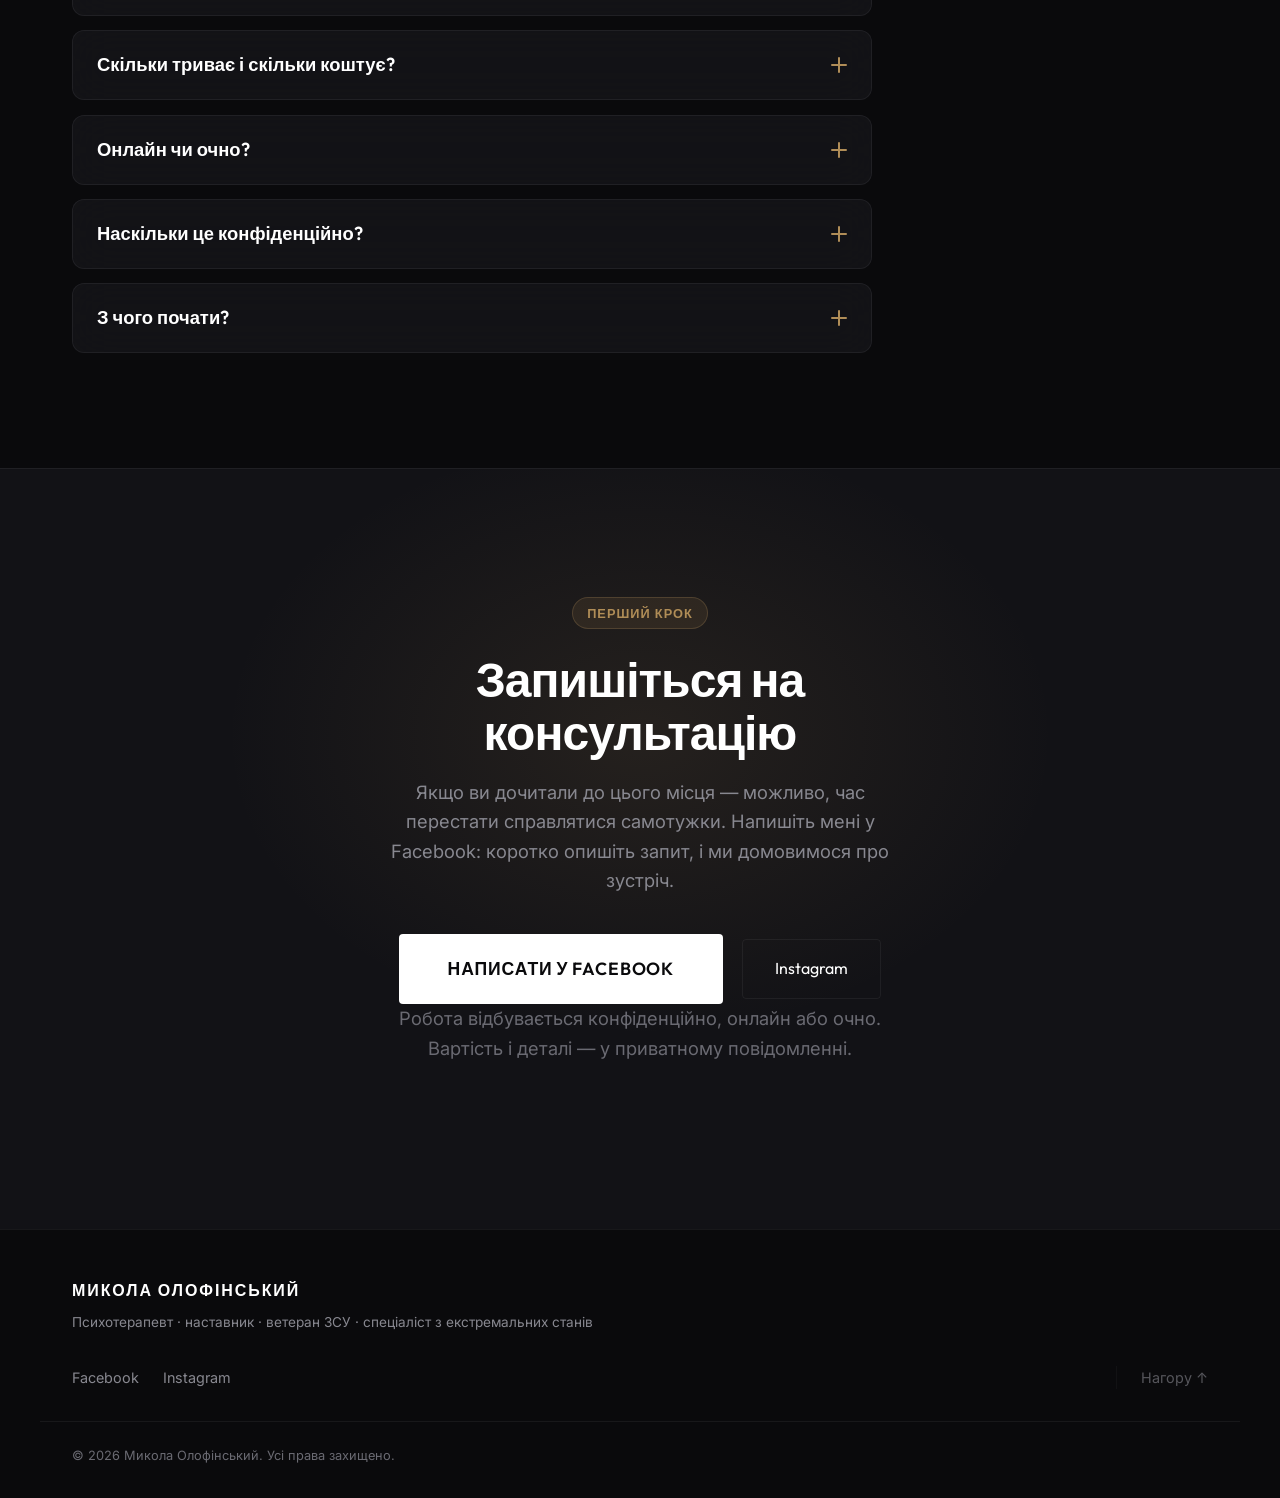
<file: v6/index.html>
<!doctype html>
<html lang="uk">
<head>
  <meta charset="UTF-8" />
  <meta name="viewport" content="width=device-width, initial-scale=1.0" />
  <title>Микола Олофінський — психотерапевт · наставник · ветеран ЗСУ · 25+ років практики</title>
  <meta name="description" content="Микола Олофінський — український психотерапевт і наставник із понад 25-річним досвідом, ветеран ЗСУ, ТВ-експерт. Глибинна гештальт- та процес-орієнтована психотерапія: страх, агресія, екстремальні стани, чоловіча ініціація, токсичні стосунки, адаптація після фронту. Авторська концепція «Три голови дракона»." />
  <meta name="author" content="Микола Олофінський" />
  <meta name="theme-color" content="#0a0a0c" />

  <!-- Open Graph -->
  <meta property="og:type" content="profile" />
  <meta property="og:title" content="Микола Олофінський — психотерапевт · ветеран ЗСУ" />
  <meta property="og:description" content="25+ років практики. Війна. Реальні люди, а не теорія. Глибинна психотерапія на межі — там, де страх і агресія стають точкою сили." />
  <meta property="og:locale" content="uk_UA" />
  <meta property="og:image" content="https://sernyak.github.io/Olofinskiy/assets/mykola.jpg" />

  <link rel="icon" href="data:image/svg+xml,%3Csvg xmlns='http://www.w3.org/2000/svg' viewBox='0 0 100 100'%3E%3Crect width='100' height='100' rx='20' fill='%230a0a0c'/%3E%3Cpath d='M50 16 L50 84 M50 44 L26 18 M50 44 L74 18' fill='none' stroke='%23b08d57' stroke-width='7' stroke-linecap='round' stroke-linejoin='round'/%3E%3C/svg%3E" />

  <link rel="preconnect" href="https://fonts.googleapis.com">
  <link rel="preconnect" href="https://fonts.gstatic.com" crossorigin>
  <link href="https://fonts.googleapis.com/css2?family=Inter:wght@300;400;500;600&family=Outfit:wght@300;400;600;800&display=swap" rel="stylesheet">

  <link rel="stylesheet" href="style.css?v=5" />
</head>
<body>
  <div class="noise-overlay" aria-hidden="true"></div>
  <div class="scroll-progress" id="scrollProgress" aria-hidden="true"></div>

  <!-- ============ NAV ============ -->
  <header class="glass-nav" id="siteHeader">
    <div class="nav-content">
      <a href="#top" class="logo">МИКОЛА ОЛОФІНСЬКИЙ</a>
      <nav class="nav-links" aria-label="Головна навігація">
        <a href="#about">Про мене</a>
        <a href="#focus">Напрямки</a>
        <a href="#dragon">Дракон</a>
        <a href="#media">Медіа</a>
        <a href="#contact">Контакт</a>
      </nav>
      <a href="https://www.facebook.com/harakternik88" target="_blank" rel="noopener" class="btn-ghost nav-cta">Записатися</a>
      <button class="nav-toggle" id="navToggle" aria-label="Відкрити меню" aria-expanded="false" aria-controls="mobileMenu">
        <span></span><span></span><span></span>
        <svg class="rune-ico" viewBox="0 0 100 100" aria-hidden="true"><path d="M50 14 L50 86 M50 44 L24 16 M50 44 L76 16"/></svg>
      </button>
    </div>
  </header>

  <!-- Mobile menu -->
  <div class="mobile-menu" id="mobileMenu" aria-hidden="true">
    <nav aria-label="Мобільна навігація">
      <a href="#about">Про мене</a>
      <a href="#focus">Напрямки роботи</a>
      <a href="#dragon">Три голови дракона</a>
      <a href="#formats">Формати</a>
      <a href="#media">Медіа</a>
      <a href="#contact">Контакт</a>
    </nav>
    <a href="https://www.facebook.com/harakternik88" target="_blank" rel="noopener" class="btn-primary mobile-cta">Записатися на консультацію</a>
  </div>

  <main id="top">

    <!-- ============ HERO ============ -->
    <section class="hero">
      <div class="hero-bg" aria-hidden="true">
        <img src="assets/hero_bg_mykola.png" alt="" class="hero-image" />
        <div class="hero-gradient"></div>
      </div>
      <div class="container">
        <div class="hero-content">
          <p class="kicker reveal fade-up">Психотерапевт · Наставник · Спеціаліст з екстремальних переговорів · Ветеран ЗСУ</p>
          <h1 class="reveal fade-up delay-1">
            <span class="text-glow">МИКОЛА</span><br />
            <span class="highlight">ОЛОФІНСЬКИЙ</span>
          </h1>
          <p class="hero-motto reveal fade-up delay-2">«Ти — не той, хто ти є. Ти — те, що ти робиш».</p>
          <p class="subtitle reveal fade-up delay-3">
            Глибинна психотерапія на межі — там, де страх, агресія та втрата
            стають точкою сили. Понад двадцять п'ять років практики. Бізнес. Війна.
            Реальні люди. Тільки перевірений практичний досвід, а не теорія з підручника.
          </p>


          <dl class="hero-stats reveal fade-up delay-4">
            <div class="stat-item"><dt>25+</dt><dd>років у психотерапії</dd></div>
            <div class="stat-item"><dt>Ветеран</dt><dd>на фронті з першого дня</dd></div>
            <div class="stat-item"><dt>ТВ-експерт</dt><dd>СТБ · Інтер</dd></div>
            <div class="stat-item"><dt>IGYM</dt><dd>засновник мережі</dd></div>
          </dl>
        </div>
      </div>
    </section>

    <!-- ============ CTA AFTER HERO ============ -->
    <section class="hero-cta-section reveal fade-up" style="padding: 1.5rem 1.5rem 2.5rem; text-align: center; display: flex; justify-content: center;">
      <a href="https://www.facebook.com/harakternik88" target="_blank" rel="noopener" class="btn-primary" style="display: inline-block; width: auto; max-width: max-content; padding: 0.9rem 2.2rem; font-size: 0.95rem; white-space: nowrap; border-radius: 100px; margin: 0 auto; letter-spacing: 0.05em; font-weight: 500;">Записатися на консультацію</a>
    </section>

    <!-- ============ MEDIA MARQUEE ============ -->
    <section class="marquee-band" aria-label="Згадки у медіа">
      <div class="marquee">
        <div class="marquee-track">
          <span>СТБ «Ультиматум»</span><i>◆</i>
          <span>Інтер</span><i>◆</i>
          <span>Телеканал «Україна»</span><i>◆</i>
          <span>Alfa Media</span><i>◆</i>
          <span>JUST PUNK IT</span><i>◆</i>
          <span>УНІАН</span><i>◆</i>
          <span>Факти ICTV</span><i>◆</i>
          <span>Detector Media</span><i>◆</i>
          <span>HUBZ Psychology</span><i>◆</i>
          <span>СТБ «Ультиматум»</span><i>◆</i>
          <span>Інтер</span><i>◆</i>
          <span>Телеканал «Україна»</span><i>◆</i>
          <span>Alfa Media</span><i>◆</i>
          <span>JUST PUNK IT</span><i>◆</i>
          <span>УНІАН</span><i>◆</i>
          <span>Факти ICTV</span><i>◆</i>
          <span>Detector Media</span><i>◆</i>
          <span>HUBZ Psychology</span><i>◆</i>
        </div>
      </div>
    </section>

    <!-- ============ ABOUT / AUTHORITY ============ -->
    <section class="solution" id="about">
      <div class="container">
        <header class="block-head reveal fade-up" style="margin-bottom: 2rem;">
          <div class="badge solution-badge">Про мене</div>
          <h2>Понад двадцять п'ять років я працюю там, <br class="hide-mobile"><span class="text-muted">де найважче.</span></h2>
        </header>
        <div class="solution-grid">
        <div class="solution-image-col reveal fade-right">
          <div class="portrait-frame">
            <img src="assets/mykola.jpg" alt="Микола Олофінський — психотерапевт" class="solution-portrait" loading="lazy" />
            <div class="portrait-overlay"></div>
          </div>
        </div>
        <div class="solution-text-col reveal fade-left">
          <p class="solution-bio">
            У точках страху, агресії, втрати й межового досвіду. За освітою — лікар.
            Закінчив Національний медичний університет імені О. О. Богомольця, навчався
            в Східноєвропейському гештальт-інституті. Це не «двотижневі курси коучингу»,
            а клінічний фундамент, на якому будується все інше.
          </p>
          <p class="solution-bio">
            24 лютого 2022 року я пішов на фронт у перший день повномасштабного вторгнення.
            Повернувся, щоб допомагати тим, хто теж повертається — до себе, до родини, до життя.
            Свого часу я заснував мережу фітнес-клубів IGYM, тому про дисципліну, ризик, гроші
            та відповідальність я говорю з позиції людини, яка проходила це сама.
            Психіка, тіло й справа — для мене це єдина система.
          </p>

          <blockquote class="pull">
            «Я не борюся із симптомом. Я допомагаю людині зрозуміти, що за ним стоїть —
            і повернути собі контроль над власним життям».
          </blockquote>

          <div class="stats-grid-small">
            <div class="stat-sm">
              <div class="stat-sm-num">Лікар</div>
              <div class="stat-sm-label"><span>НМУ ім. Богомольця</span><span>Східноєвропейський гештальт-інститут</span></div>
            </div>
            <div class="stat-sm">
              <div class="stat-sm-num">Підхід</div>
              <div class="stat-sm-label"><span>Гештальт</span><span>Процес-орієнтований</span></div>
            </div>
            <div class="stat-sm">
              <div class="stat-sm-num">ЗСУ</div>
              <div class="stat-sm-label"><span>Ветеран</span><span>Служба з 24.02.2022</span></div>
            </div>
            <div class="stat-sm">
              <div class="stat-sm-num">Профіль</div>
              <div class="stat-sm-label"><span>Екстремальні стани</span><span>Переговори</span></div>
            </div>
          </div>
        </div>
        </div>
      </div>
    </section>

    <!-- ============ FOCUS / SERVICES ============ -->
    <section class="block focus" id="focus">
      <div class="container">
        <header class="block-head reveal fade-up">
          <div class="badge">Напрямки роботи</div>
          <h2>Теми, від яких багато фахівців відмовляються.</h2>
          <p>Я працюю саме з ними — бо знаю їх зсередини.</p>
        </header>

        <div class="focus-grid">
          <article class="glass-card focus-card reveal fade-up">
            <span class="focus-num">01</span>
            <h3>Чоловіча ініціація</h3>
            <p>«Хто я?» Що таке справжня мужність. Самовизначення, відповідальність, дорослішання — шлях, який не передається у спадок.</p>
          </article>
          <article class="glass-card focus-card reveal fade-up delay-1">
            <span class="focus-num">02</span>
            <h3>Агресія як ресурс</h3>
            <p>Агресія — не «погана» емоція, а частина природи. Замість придушення — дослідження, розуміння й опанування своєї сили.</p>
          </article>
          <article class="glass-card focus-card reveal fade-up delay-2">
            <span class="focus-num">03</span>
            <h3>Психологія грошей</h3>
            <p>Чому гроші є — і чому їх немає. Обмежуючі переконання та внутрішні конфлікти, що стоять між вами й достатком.</p>
          </article>
          <article class="glass-card focus-card reveal fade-up">
            <span class="focus-num">04</span>
            <h3>Токсичні стосунки та нарцисизм</h3>
            <p>«Темна тріада», маніпуляції, залежність. Як розпізнати, вийти й відновитися — і як перестати притягувати те саме знову.</p>
          </article>
          <article class="glass-card focus-card reveal fade-up delay-1">
            <span class="focus-num">05</span>
            <h3>Психологія війни та екстремальних станів</h3>
            <p>Бойовий стрес, ПТСР, дисоціація, страх смерті. Як працює психіка на межі — і як повернути собі ґрунт під ногами.</p>
          </article>
          <article class="glass-card focus-card reveal fade-up delay-2">
            <span class="focus-num">06</span>
            <h3>Адаптація після фронту</h3>
            <p>Повернення до цивільного життя, відновлення стосунків у родині, комунікація з близькими після війни.</p>
          </article>
        </div>
      </div>
    </section>

    <!-- ============ DRAGON (signature concept) ============ -->
    <section class="block methodology" id="dragon">
      <div class="container">
        <header class="block-head center reveal fade-up">
          <div class="badge">Авторська концепція</div>
          <h2 class="dragon-title">«Три голови дракона»</h2>
          <p>
            Кожна особистість — це триголовий дракон. Три частини, що живуть в одній людині,
            ведуть між собою війну й одночасно тримають її разом. Зрозуміти їх — означає
            перестати бути заручником власних реакцій.
          </p>
        </header>

        <div class="methodology-cards">
          <article class="glass-card head-card reveal fade-up">
            <span class="head-roman">I</span>
            <h4 class="highlight">Нарцисична частина</h4>
            <p>Голова про велич, образ і визнання. Дає амбіцію та масштаб — але здатна перетворити життя на нескінченне доведення власної вартості.</p>
          </article>
          <article class="glass-card head-card reveal fade-up delay-1">
            <span class="head-roman">II</span>
            <h4 class="highlight">Шизоїдна частина</h4>
            <p>Голова про дистанцію, безпеку й внутрішній світ. Дає глибину та незалежність — але вміє ховати людину від близькості й живого контакту.</p>
          </article>
          <article class="glass-card head-card reveal fade-up delay-2">
            <span class="head-roman">III</span>
            <h4 class="highlight">Невротична частина</h4>
            <p>Голова про тривогу, провину й контроль. Тримає у напрузі та сумнівах — але саме вона відповідає за совість, чутливість і зв'язок з іншими.</p>
          </article>
        </div>

        <p class="dragon-foot reveal fade-up">
          Психіка — це система з межами, об'ємом та енергією. У терапії ми не «вбиваємо»
          жодну з голів. Ми вчимо дракона літати в один бік.
        </p>
      </div>
    </section>

    <!-- ============ QUOTE BAND ============ -->
    <section class="quote-band">
      <div class="container">
        <blockquote class="big-quote reveal fade-up">
          «25 років практики. Війна. Бізнес. Я знаю про страх і агресію
          <span class="highlight">не з підручників</span>».
        </blockquote>
      </div>
    </section>

    <!-- ============ FORMATS ============ -->
    <section class="block formats" id="formats">
      <div class="container">
        <header class="block-head reveal fade-up">
          <div class="badge">Формати роботи</div>
          <h2>Від глибокої індивідуальної роботи — до сцени.</h2>
          <p>Особиста терапія, робота з родинами військових, виступи та навчальні програми.</p>
        </header>

        <div class="formats-list">
          <article class="format-row reveal fade-up">
            <div class="format-main">
              <h3>Індивідуальна психотерапія</h3>
              <p>Особиста, конфіденційна робота онлайн або очно. Страхи, агресія, стосунки, залежності, екстремальні та межові стани, обмежуючі переконання.</p>
            </div>
            <div class="format-tag">Особисто</div>
          </article>
          <article class="format-row reveal fade-up">
            <div class="format-main">
              <h3>Робота з родинами військових</h3>
              <p>Консультації для дружин і партнерок ветеранів: як говорити, як підтримати, як зберегти стосунки після повернення з фронту. Досвід співпраці з ветеранським простором «Серцевір».</p>
            </div>
            <div class="format-tag">Родини</div>
          </article>
          <article class="format-row reveal fade-up">
            <div class="format-main">
              <h3>Виступи, лекції та конференції</h3>
              <p>Спікер платформи psyFAQ.online та глибоких ефірів про структуру психіки, агресію й внутрішні конфлікти під час війни.</p>
            </div>
            <div class="format-tag">Сцена</div>
          </article>
          <article class="format-row reveal fade-up">
            <div class="format-main">
              <h3>Навчальні програми</h3>
              <p>Спікер навчальної програми HUBZ Psychology — комплексна психологічна допомога військовослужбовцям та їхнім родинам.</p>
            </div>
            <div class="format-tag">Навчання</div>
          </article>
          <article class="format-row reveal fade-up">
            <div class="format-main">
              <h3>Авторські курси та групи</h3>
              <p>Курс «Мужність» — програма чоловічої ініціації. «Чоловічий погляд» — група для жінок про розуміння чоловіків і стосунків. «Чоловіче коло» — чоловіча група саморозвитку та підтримки.</p>
            </div>
            <div class="format-tag">Курси</div>
          </article>
        </div>
      </div>
    </section>

    <!-- ============ AUDIENCES ============ -->
    <section class="block audiences" id="audiences" style="padding-top: 2rem;">
      <div class="container">
        <header class="block-head reveal fade-up">
          <div class="badge">До мене приходять</div>
          <h2>Люди, для яких «само не минає».</h2>
        </header>

        <div class="aud-grid">
          <div class="glass-card aud-item reveal fade-up"><h3>Чоловіки 25+</h3><p>Самовизначення, мужність, страхи, питання «хто я і куди йду».</p></div>
          <div class="glass-card aud-item reveal fade-up delay-1"><h3>Підприємці та бізнесмени</h3><p>Психологія грошей, стрес, обмежуючі переконання, ціна рішень.</p></div>
          <div class="glass-card aud-item reveal fade-up delay-2"><h3>Люди в токсичних стосунках</h3><p>Нарцисизм, маніпуляції, залежність — розпізнати, вийти, відновитися.</p></div>
          <div class="glass-card aud-item reveal fade-up"><h3>Ветерани ЗСУ</h3><p>ПТСР, адаптація, агресія, страх — від того, хто був там сам.</p></div>
          <div class="glass-card aud-item reveal fade-up delay-1"><h3>Дружини та партнерки військових</h3><p>Як зберегти стосунки й себе поруч із людиною, що повернулася з війни.</p></div>
          <div class="glass-card aud-item reveal fade-up delay-2"><h3>Усі, хто на межі</h3><p>Коли «само не минає», а готових відповідей більше немає.</p></div>
        </div>
      </div>
    </section>

    <!-- ============ MEDIA ============ -->
    <section class="block media" id="media">
      <div class="container">
        <header class="block-head reveal fade-up">
          <div class="badge">Медіа та публічні виступи</div>
          <h2>Понад двадцять п'ять років мене запрошують туди, де говорять про складне</h2>
        </header>

        <div class="media-cols">
          <div class="glass-card media-col reveal fade-up">
            <h3 class="media-col-title">Телебачення</h3>
            <ul class="media-listing">
              <li><strong>СТБ</strong><span>ток-шоу «Ультиматум» — експерт-психолог</span></li>
              <li><strong>Інтер</strong><span>«Роман з Ольгою» — запрошений експерт</span></li>
              <li><strong>Телеканал «Україна»</strong><span>запрошений експерт</span></li>
            </ul>
          </div>
          <div class="glass-card media-col reveal fade-up delay-1">
            <h3 class="media-col-title">YouTube · подкасти</h3>
            <ul class="media-listing">
              <li><strong>Alfa Media</strong><span>структура психіки, нарцисизм, «Три голови дракона»</span></li>
              <li><strong>JUST PUNK IT</strong><span>страх смерті, психологія грошей, чоловіча ініціація</span></li>
              <li><strong>«Стакан чая»</strong><span>авторська рубрика про життя, стосунки, психологію</span></li>
            </ul>
          </div>
          <div class="glass-card media-col reveal fade-up delay-2">
            <h3 class="media-col-title">Преса</h3>
            <ul class="media-listing">
              <li><strong>УНІАН · Факти ICTV</strong><span>новинні матеріали та коментарі</span></li>
              <li><strong>Detector Media</strong><span>медіакритика та аналітика</span></li>
              <li><strong>Hochu.ua · Edyna Media</strong><span>експертні поради з психології</span></li>
            </ul>
          </div>
        </div>
      </div>
    </section>

    <!-- ============ FAQ ============ -->
    <section class="block faq" id="faq">
      <div class="container">
        <header class="block-head reveal fade-up">
          <div class="badge">Часті питання</div>
          <h2>Що варто знати перед початком.</h2>
        </header>
        <div class="faq-list">
          <details class="faq-item reveal fade-up">
            <summary>Як проходить робота?<span class="faq-ico" aria-hidden="true"></span></summary>
            <div class="faq-body"><p>Індивідуально та конфіденційно, онлайн або очно. Перша зустріч — прояснення вашого запиту й того, як ми працюватимемо далі.</p></div>
          </details>
          <details class="faq-item reveal fade-up">
            <summary>Скільки триває і скільки коштує?<span class="faq-ico" aria-hidden="true"></span></summary>
            <div class="faq-body"><p>Сесія триває близько 50 хвилин. Вартість залежить від формату роботи — деталі надішлю в особистому повідомленні.</p></div>
          </details>
          <details class="faq-item reveal fade-up">
            <summary>Онлайн чи очно?<span class="faq-ico" aria-hidden="true"></span></summary>
            <div class="faq-body"><p>Як вам зручніше. Онлайн-формат працює повноцінно — більшість клієнтів обирають саме його.</p></div>
          </details>
          <details class="faq-item reveal fade-up">
            <summary>Наскільки це конфіденційно?<span class="faq-ico" aria-hidden="true"></span></summary>
            <div class="faq-body"><p>Абсолютно. Усе, що звучить у роботі, лишається між нами. Це базова й непорушна умова.</p></div>
          </details>
          <details class="faq-item reveal fade-up">
            <summary>З чого почати?<span class="faq-ico" aria-hidden="true"></span></summary>
            <div class="faq-body"><p>Напишіть мені у Facebook і в двох-трьох реченнях опишіть запит — далі домовимося про зустріч.</p></div>
          </details>
        </div>
      </div>
    </section>

    <!-- ============ FINAL CTA ============ -->
    <section class="final-cta" id="contact">
      <div class="container final-cta-inner reveal fade-up">
        <div class="badge">Перший крок</div>
        <h2>Запишіться на консультацію</h2>
        <p>
          Якщо ви дочитали до цього місця — можливо, час перестати справлятися самотужки.
          Напишіть мені у Facebook: коротко опишіть запит, і ми домовимося про зустріч.
        </p>
        <div class="cta-group center">
          <a href="https://www.facebook.com/harakternik88" target="_blank" rel="noopener" class="btn-primary large">Написати у Facebook</a>
          <a href="https://www.instagram.com/__olofinski" target="_blank" rel="noopener" class="btn-ghost btn-ghost-lg">Instagram</a>
        </div>
        <p class="cta-note">Робота відбувається конфіденційно, онлайн або очно. Вартість і деталі — у приватному повідомленні.</p>
      </div>
    </section>
  </main>

  <!-- ============ FOOTER ============ -->
  <footer>
    <div class="container footer-content">
      <div class="footer-brand">
        <div class="logo">МИКОЛА ОЛОФІНСЬКИЙ</div>
        <p class="footer-role">Психотерапевт · наставник · ветеран ЗСУ · спеціаліст з екстремальних станів</p>
      </div>
      <div class="footer-links" style="width: 100%; justify-content: space-between;">
        <div style="display: flex; gap: 1.5rem;">
          <a href="https://www.facebook.com/harakternik88" target="_blank" rel="noopener">Facebook</a>
          <a href="https://www.instagram.com/__olofinski" target="_blank" rel="noopener">Instagram</a>
        </div>
        <a href="#top" style="opacity: 0.6; padding-left: 1.5rem; border-left: 1px solid var(--color-glass-border);">Нагору ↑</a>
      </div>
    </div>
    <div class="container footer-bottom">
      <p>© <span id="year"></span> Микола Олофінський. Усі права захищено.</p>
    </div>
  </footer>

  <script src="script.js?v=5"></script>
</body>
</html>
</file>
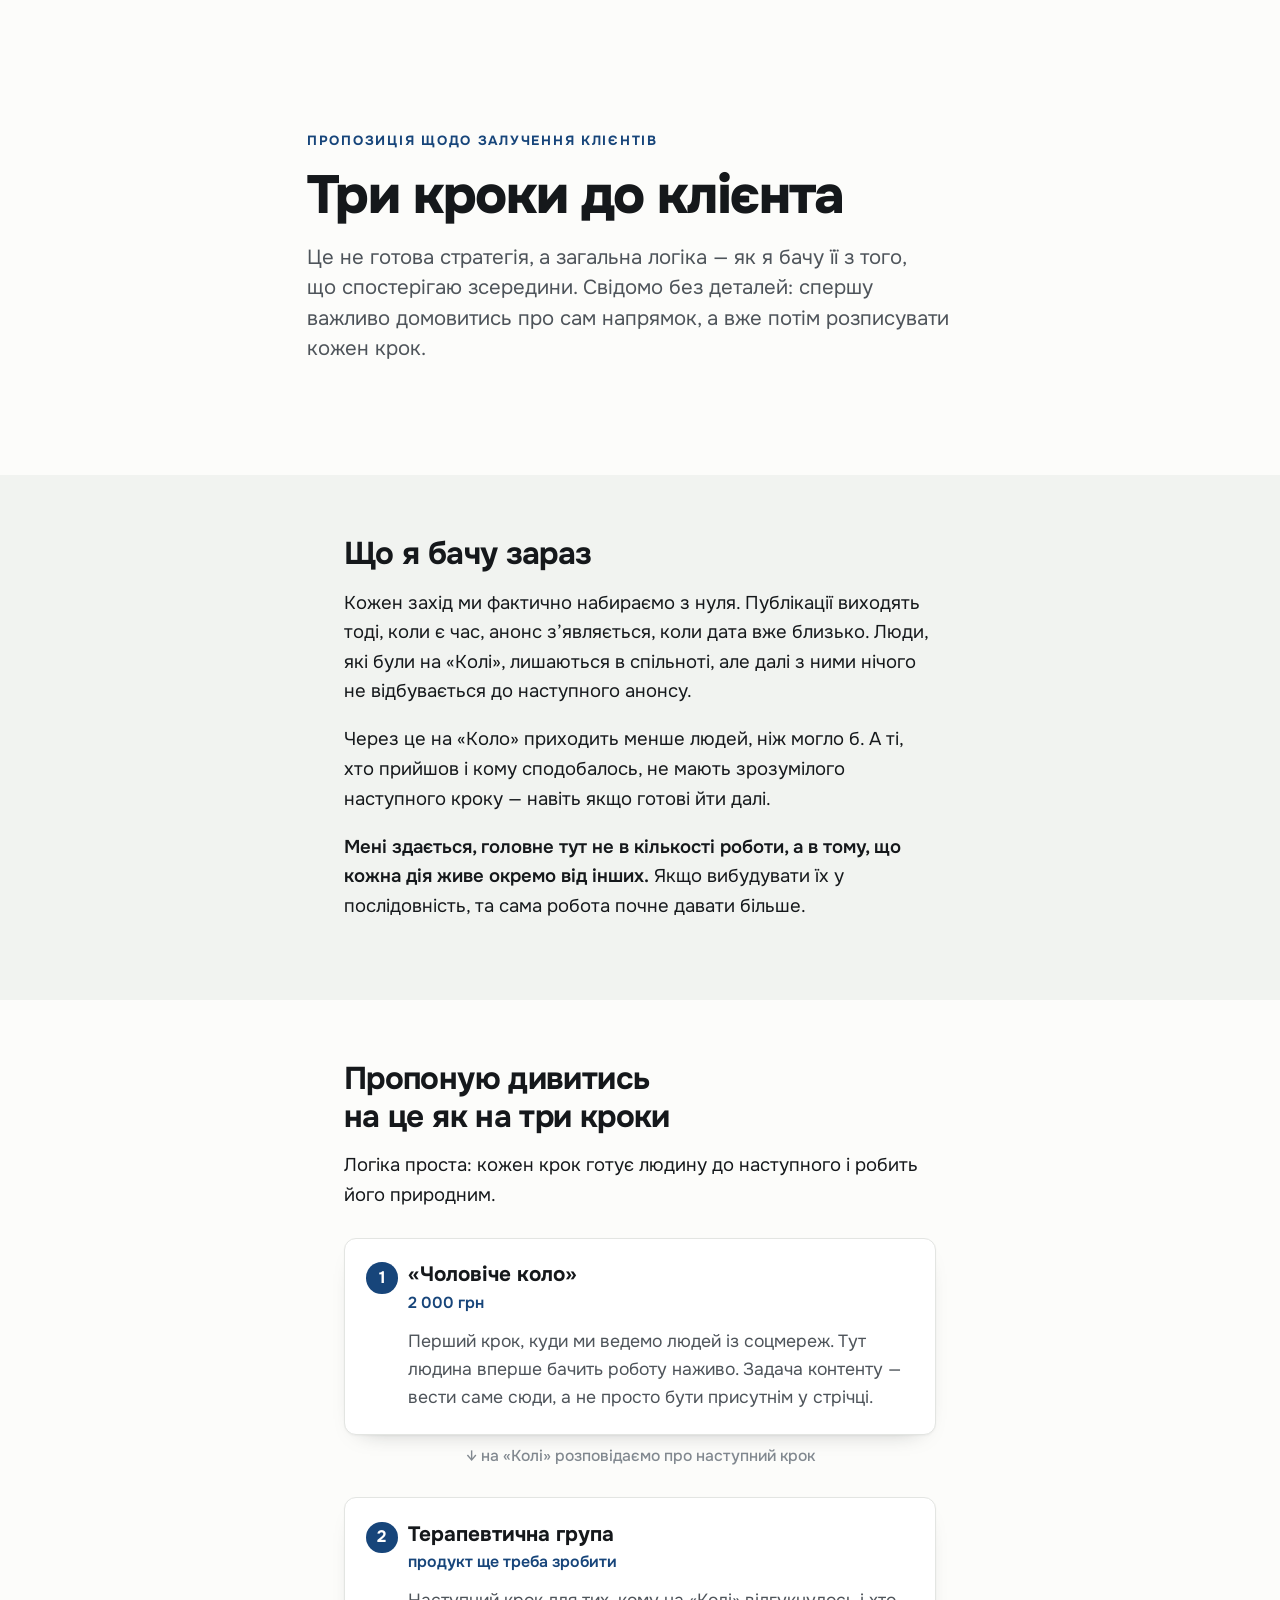
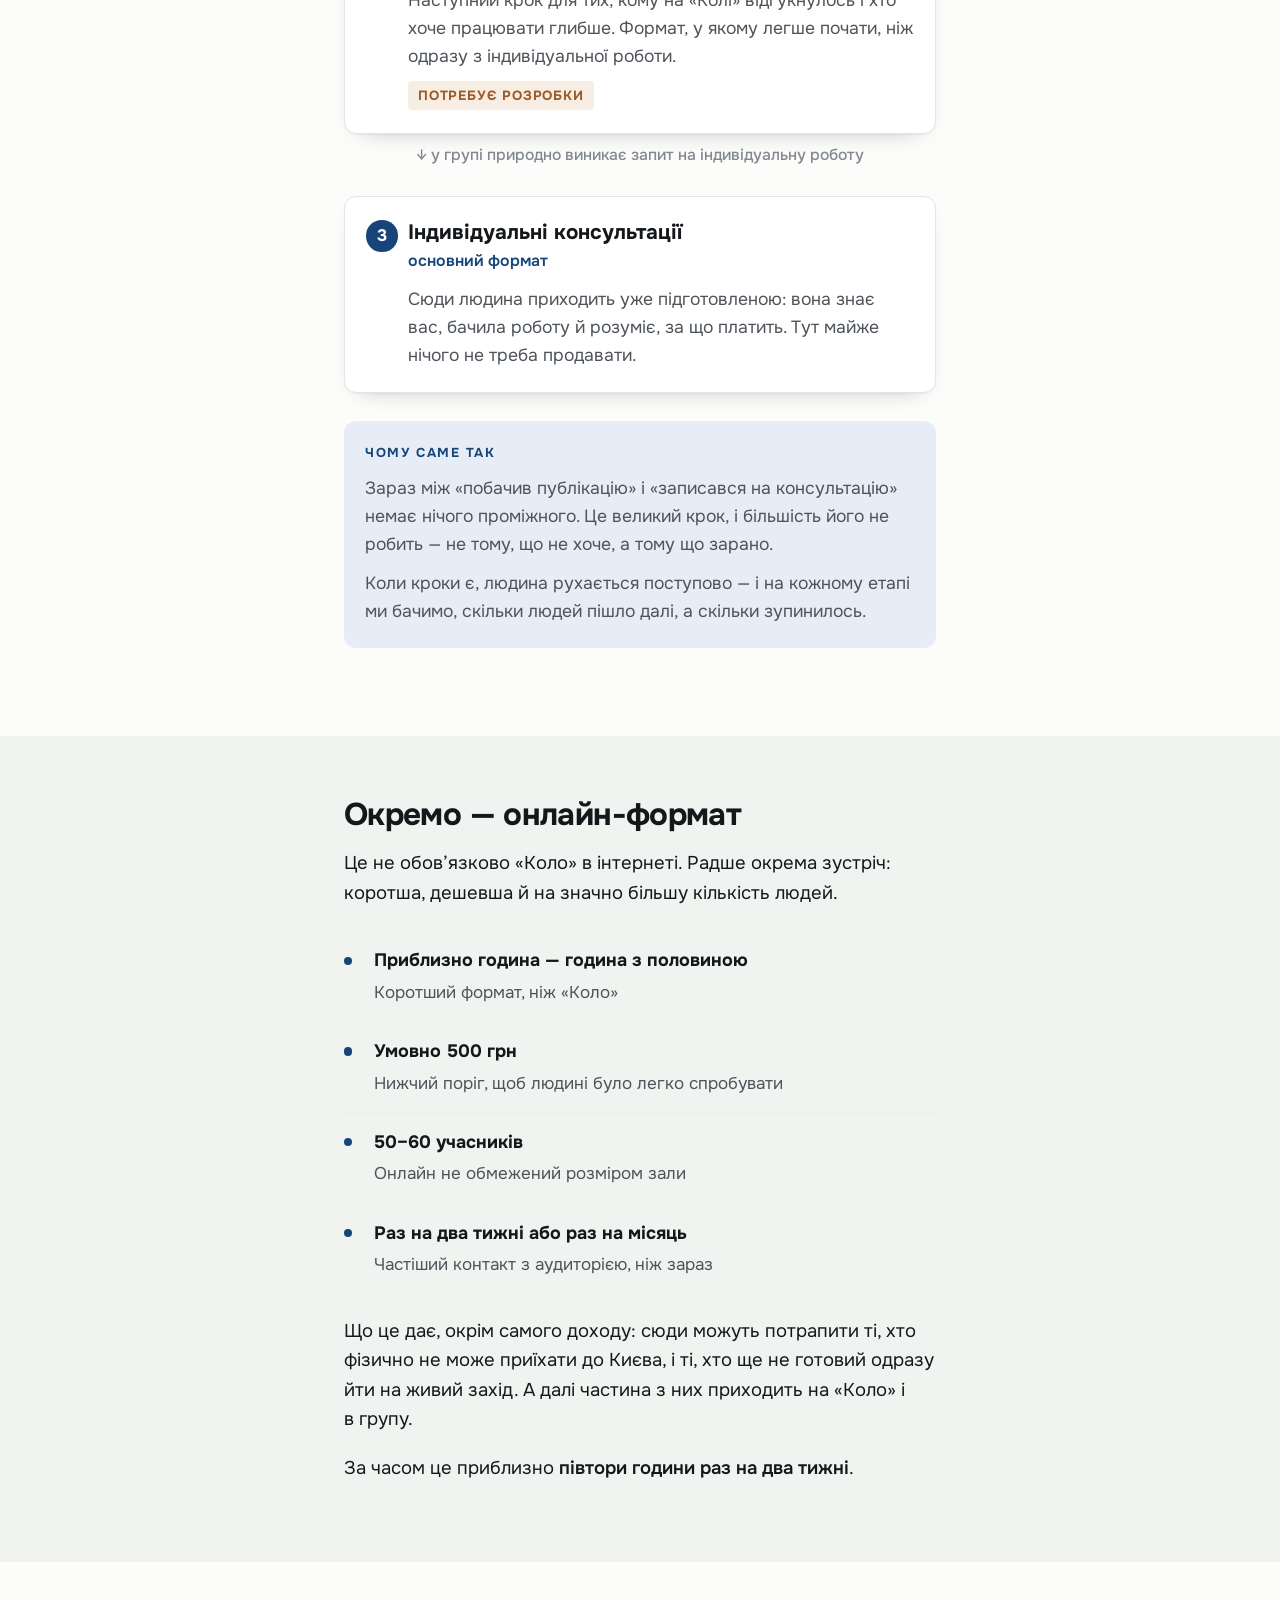
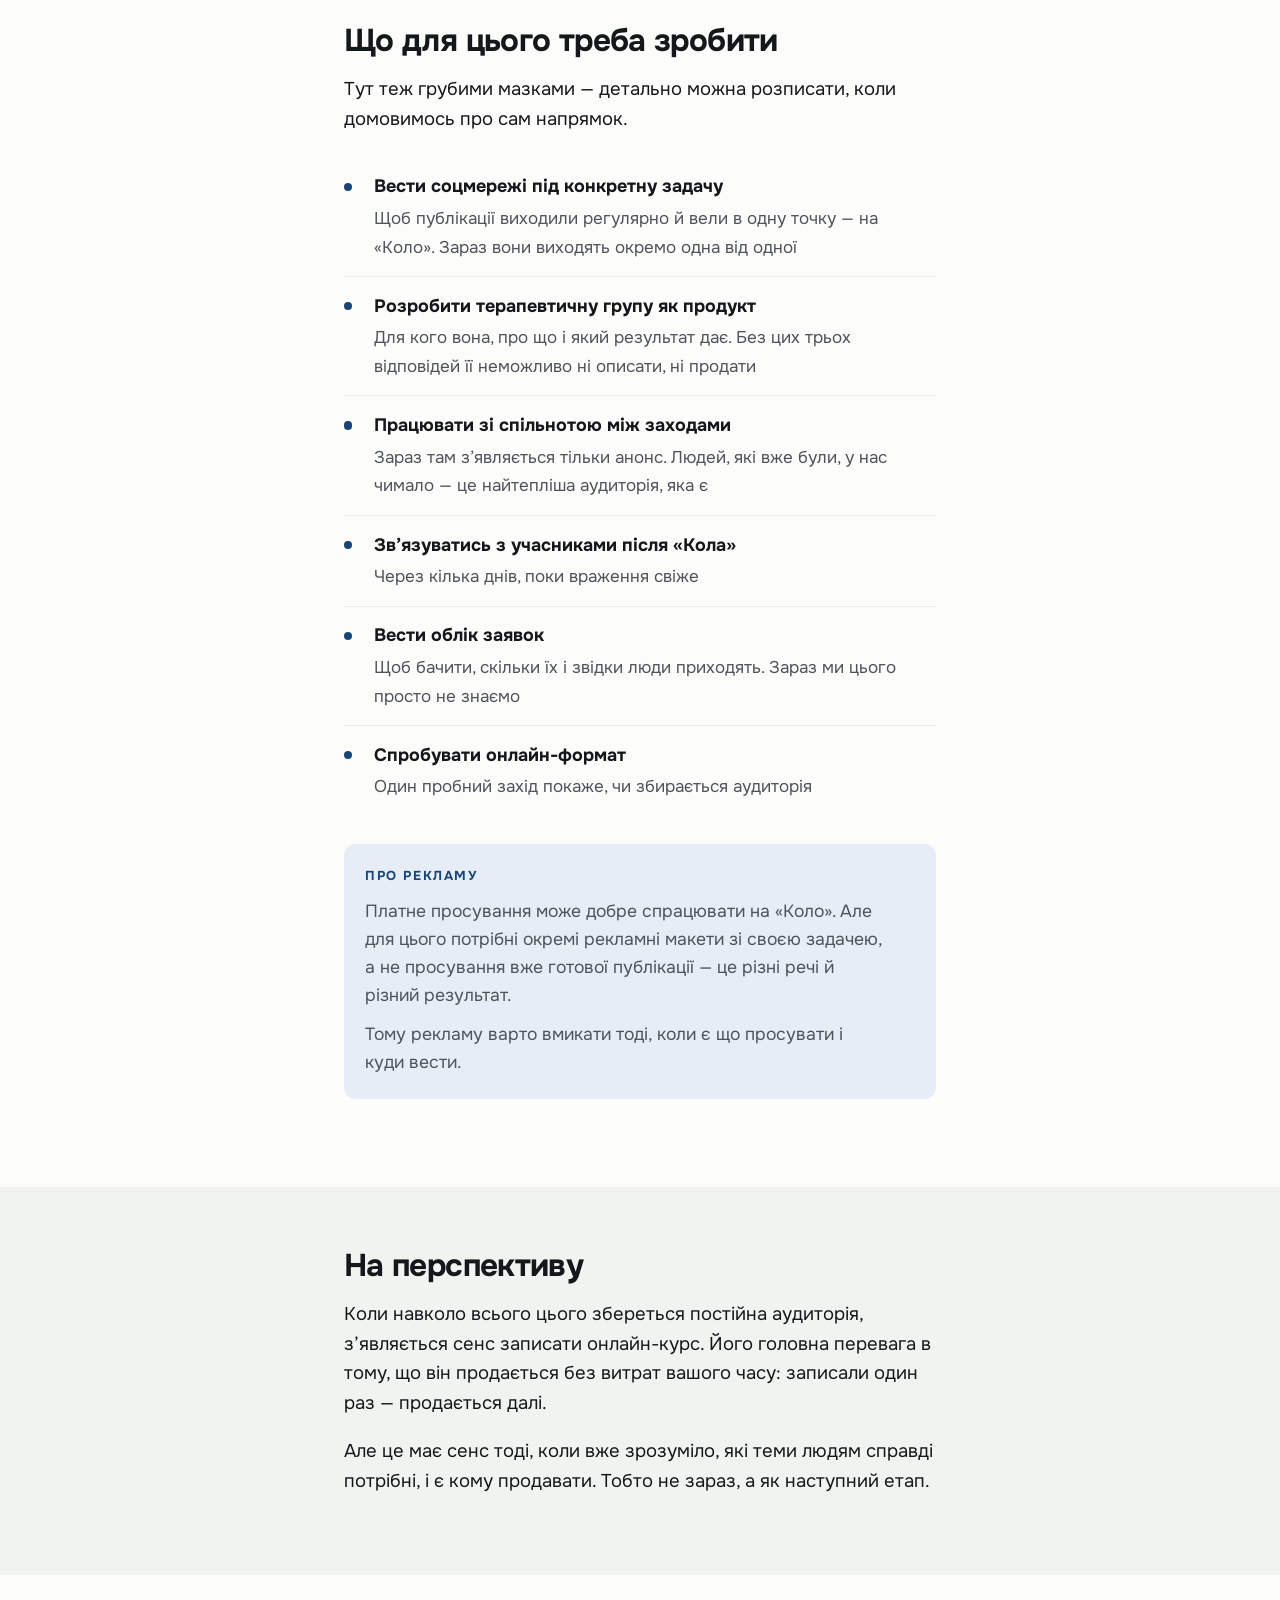
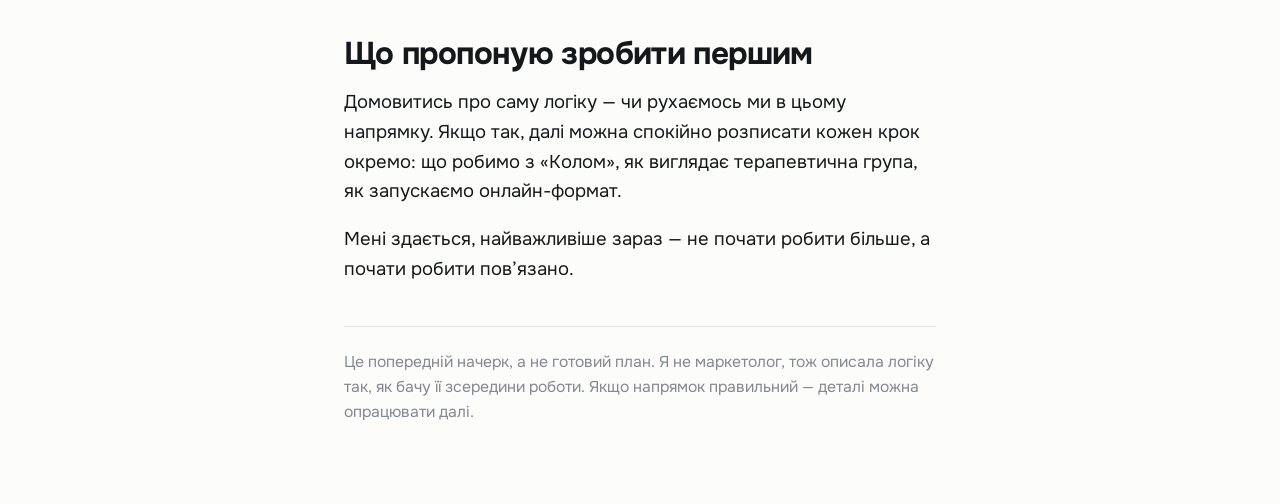
<file: voronka/index.html>
<!DOCTYPE html>
<html lang="uk">
<head>
<meta charset="utf-8">
<meta name="viewport" content="width=device-width, initial-scale=1, viewport-fit=cover">
<meta name="theme-color" content="#FCFCFA" media="(prefers-color-scheme: light)">
<meta name="theme-color" content="#131517" media="(prefers-color-scheme: dark)">
<meta name="referrer" content="no-referrer">
<title>Три кроки до клієнта</title>
<meta name="robots" content="noindex, nofollow, noarchive">
<link rel="preconnect" href="https://fonts.googleapis.com">
<link rel="preconnect" href="https://fonts.gstatic.com" crossorigin>
<link rel="stylesheet" href="https://fonts.googleapis.com/css2?family=Onest:wght@400;500;600;700;800&display=swap">

<style>
:root{
  --bg:#FCFCFA;
  --tint:#F1F3F0;
  --card:#FFFFFF;
  --ink:#15181B;
  --soft:#4E545A;
  --muted:#828990;
  --line:#E3E5E2;
  --line-2:#EDEFEC;
  --acc:#17457A;
  --acc-wash:#E6EDF6;
  --warm:#9C5A28;
  --warm-wash:#F8EDE2;
  --sh:0 1px 2px rgba(21,24,27,.04), 0 10px 24px -18px rgba(21,24,27,.4);
  --f:"Onest","Helvetica Neue",Arial,sans-serif;
  color-scheme:light;
}
@media (prefers-color-scheme:dark){
  :root:not([data-theme="light"]){
    --bg:#131517;--tint:#1A1D20;--card:#1D2124;
    --ink:#EBEDEF;--soft:#C0C5CA;--muted:#8A9198;
    --line:#2C3135;--line-2:#242829;
    --acc:#7FAEE0;--acc-wash:#17293C;
    --warm:#D79B6A;--warm-wash:#33241A;
    --sh:0 1px 2px rgba(0,0,0,.3), 0 12px 28px -20px #000;
    color-scheme:dark;
  }
}
:root[data-theme="dark"]{
  --bg:#131517;--tint:#1A1D20;--card:#1D2124;
  --ink:#EBEDEF;--soft:#C0C5CA;--muted:#8A9198;
  --line:#2C3135;--line-2:#242829;
  --acc:#7FAEE0;--acc-wash:#17293C;
  --warm:#D79B6A;--warm-wash:#33241A;
  --sh:0 1px 2px rgba(0,0,0,.3), 0 12px 28px -20px #000;
  color-scheme:dark;
}

*{box-sizing:border-box}
html{font-size:clamp(17px, 16.4px + .2vw, 18.5px)}
body{
  margin:0;background:var(--bg);color:var(--ink);
  font-family:var(--f);font-size:1rem;line-height:1.6;font-weight:400;
  -webkit-font-smoothing:antialiased;-webkit-text-size-adjust:100%;
}
p{margin:0 0 1rem;text-wrap:pretty}
strong{font-weight:600}
:focus-visible{outline:2px solid var(--acc);outline-offset:3px}

.wrap{
  max-width:33rem;margin:0 auto;
  padding-left:max(1.25rem, env(safe-area-inset-left, 0px));
  padding-right:max(1.25rem, env(safe-area-inset-right, 0px));
}
section{padding:2.5rem 0}
section.tint{background:var(--tint)}

/* Hero */
.hero{padding:3rem 0 2.25rem}
.kick{
  font-size:.72rem;font-weight:700;letter-spacing:.13em;text-transform:uppercase;
  color:var(--acc);margin:0 0 .85rem;
}
h1{
  font-weight:800;font-size:clamp(2rem,9vw,2.9rem);line-height:1.06;
  letter-spacing:-.03em;margin:0 0 1rem;text-wrap:balance;
}
.lede{font-size:1.1rem;line-height:1.5;color:var(--soft);margin:0}

h2{
  font-weight:700;font-size:clamp(1.35rem,5.5vw,1.7rem);line-height:1.2;
  letter-spacing:-.02em;margin:0 0 .85rem;text-wrap:balance;
}
h3{font-weight:700;font-size:1.05rem;margin:1.75rem 0 .5rem}

/* Steps */
.steps{margin:1.5rem 0;counter-reset:st}
.step{
  background:var(--card);border:1px solid var(--line);border-radius:12px;
  padding:1.25rem 1.15rem 1.25rem 3.4rem;position:relative;box-shadow:var(--sh);
}
.step::before{
  counter-increment:st;content:counter(st);
  position:absolute;left:1.15rem;top:1.25rem;
  width:1.7rem;height:1.7rem;border-radius:50%;
  background:var(--acc);color:#fff;font-weight:700;font-size:.9rem;
  display:flex;align-items:center;justify-content:center;
}
.step h4{font-weight:700;font-size:1.12rem;margin:0 0 .15rem;line-height:1.25}
.step .price{font-size:.86rem;font-weight:600;color:var(--acc);margin:0 0 .55rem}
.step p{font-size:.95rem;color:var(--soft);margin:0}
.step .todo{
  display:inline-block;margin-top:.6rem;font-size:.72rem;font-weight:700;
  letter-spacing:.06em;text-transform:uppercase;
  background:var(--warm-wash);color:var(--warm);padding:.2rem .55rem;border-radius:4px;
}
.link{
  text-align:center;color:var(--muted);font-size:.85rem;
  padding:.5rem 0;font-weight:500;
}

/* Lists */
ul.plain{list-style:none;margin:1.25rem 0;padding:0}
ul.plain li{
  padding:.8rem 0 .8rem 1.6rem;border-bottom:1px solid var(--line-2);
  position:relative;font-size:.97rem;
}
ul.plain li:last-child{border-bottom:none}
ul.plain li::before{
  content:"";position:absolute;left:0;top:1.35rem;
  width:.45rem;height:.45rem;border-radius:50%;background:var(--acc);
}
ul.plain b{display:block;margin-bottom:.15rem}
ul.plain span{color:var(--soft);font-size:.92rem}

/* Box */
.box{
  background:var(--acc-wash);border-radius:12px;padding:1.2rem 1.15rem;margin:1.5rem 0;
}
.box .bt{
  font-size:.7rem;font-weight:700;letter-spacing:.12em;text-transform:uppercase;
  color:var(--acc);margin:0 0 .55rem;
}
.box p{font-size:.95rem;color:var(--soft);margin-bottom:.6rem}
.box p:last-child{margin-bottom:0}
.box strong{color:var(--ink)}

.end{
  border-top:1px solid var(--line);margin-top:2.25rem;padding-top:1.25rem;
  font-size:.85rem;color:var(--muted);
}
@media (min-width:40rem){
  .wrap{max-width:36rem;padding-left:2rem;padding-right:2rem}
  section{padding:3.25rem 0}
  .hero{padding:3.75rem 0 2.75rem}
}
</style></head>
<body>


<section>
  <div class="wrap hero">
    <p class="kick">Пропозиція щодо залучення клієнтів</p>
    <h1>Три кроки до клієнта</h1>
    <p class="lede">Це не готова стратегія, а загальна логіка — як я бачу її з того, що спостерігаю зсередини. Свідомо без деталей: спершу важливо домовитись про сам напрямок, а вже потім розписувати кожен крок.</p>
  </div>
</section>

<section class="tint">
  <div class="wrap">
    <h2>Що я бачу зараз</h2>
    <p>Кожен захід ми фактично набираємо з нуля. Публікації виходять тоді, коли є час, анонс з’являється, коли дата вже близько. Люди, які були на «Колі», лишаються в спільноті, але далі з ними нічого не відбувається до наступного анонсу.</p>
    <p>Через це на «Коло» приходить менше людей, ніж могло б. А ті, хто прийшов і кому сподобалось, не мають зрозумілого наступного кроку — навіть якщо готові йти далі.</p>
    <p><strong>Мені здається, головне тут не в кількості роботи, а в тому, що кожна дія живе окремо від інших.</strong> Якщо вибудувати їх у послідовність, та сама робота почне давати більше.</p>
  </div>
</section>

<section>
  <div class="wrap">
    <h2>Пропоную дивитись на це як на три кроки</h2>
    <p>Логіка проста: кожен крок готує людину до наступного і робить його природним.</p>

    <div class="steps">
      <div class="step">
        <h4>«Чоловіче коло»</h4>
        <p class="price">2 000 грн</p>
        <p>Перший крок, куди ми ведемо людей із соцмереж. Тут людина вперше бачить роботу наживо. Задача контенту — вести саме сюди, а не просто бути присутнім у стрічці.</p>
      </div>
      <p class="link">↓ на «Колі» розповідаємо про наступний крок</p>

      <div class="step">
        <h4>Терапевтична група</h4>
        <p class="price">продукт ще треба зробити</p>
        <p>Наступний крок для тих, кому на «Колі» відгукнулось і хто хоче працювати глибше. Формат, у якому легше почати, ніж одразу з індивідуальної роботи.</p>
        <span class="todo">потребує розробки</span>
      </div>
      <p class="link">↓ у групі природно виникає запит на індивідуальну роботу</p>

      <div class="step">
        <h4>Індивідуальні консультації</h4>
        <p class="price">основний формат</p>
        <p>Сюди людина приходить уже підготовленою: вона знає вас, бачила роботу й розуміє, за що платить. Тут майже нічого не треба продавати.</p>
      </div>
    </div>

    <div class="box">
      <p class="bt">Чому саме так</p>
      <p>Зараз між «побачив публікацію» і «записався на консультацію» немає нічого проміжного. Це великий крок, і більшість його не робить — не тому, що не хоче, а тому що зарано.</p>
      <p>Коли кроки є, людина рухається поступово — і на кожному етапі ми бачимо, скільки людей пішло далі, а скільки зупинилось.</p>
    </div>
  </div>
</section>

<section class="tint">
  <div class="wrap">
    <h2>Окремо — онлайн-формат</h2>
    <p>Це не обов’язково «Коло» в інтернеті. Радше окрема зустріч: коротша, дешевша й на значно більшу кількість людей.</p>

    <ul class="plain">
      <li><b>Приблизно година — година з половиною</b><span>Коротший формат, ніж «Коло»</span></li>
      <li><b>Умовно 500 грн</b><span>Нижчий поріг, щоб людині було легко спробувати</span></li>
      <li><b>50–60 учасників</b><span>Онлайн не обмежений розміром зали</span></li>
      <li><b>Раз на два тижні або раз на місяць</b><span>Частіший контакт з аудиторією, ніж зараз</span></li>
    </ul>

    <p>Що це дає, окрім самого доходу: сюди можуть потрапити ті, хто фізично не може приїхати до Києва, і ті, хто ще не готовий одразу йти на живий захід. А далі частина з них приходить на «Коло» і в групу.</p>
    <p>За часом це приблизно <strong>півтори години раз на два тижні</strong>.</p>
  </div>
</section>

<section>
  <div class="wrap">
    <h2>Що для цього треба зробити</h2>
    <p>Тут теж грубими мазками — детально можна розписати, коли домовимось про сам напрямок.</p>

    <ul class="plain">
      <li><b>Вести соцмережі під конкретну задачу</b><span>Щоб публікації виходили регулярно й вели в одну точку — на «Коло». Зараз вони виходять окремо одна від одної</span></li>
      <li><b>Розробити терапевтичну групу як продукт</b><span>Для кого вона, про що і який результат дає. Без цих трьох відповідей її неможливо ні описати, ні продати</span></li>
      <li><b>Працювати зі спільнотою між заходами</b><span>Зараз там з’являється тільки анонс. Людей, які вже були, у нас чимало — це найтепліша аудиторія, яка є</span></li>
      <li><b>Зв’язуватись з учасниками після «Кола»</b><span>Через кілька днів, поки враження свіже</span></li>
      <li><b>Вести облік заявок</b><span>Щоб бачити, скільки їх і звідки люди приходять. Зараз ми цього просто не знаємо</span></li>
      <li><b>Спробувати онлайн-формат</b><span>Один пробний захід покаже, чи збирається аудиторія</span></li>
    </ul>

    <div class="box">
      <p class="bt">Про рекламу</p>
      <p>Платне просування може добре спрацювати на «Коло». Але для цього потрібні окремі рекламні макети зі своєю задачею, а не просування вже готової публікації — це різні речі й різний результат.</p>
      <p>Тому рекламу варто вмикати тоді, коли є що просувати і куди вести.</p>
    </div>
  </div>
</section>

<section class="tint">
  <div class="wrap">
    <h2>На перспективу</h2>
    <p>Коли навколо всього цього збереться постійна аудиторія, з’являється сенс записати онлайн-курс. Його головна перевага в тому, що він продається без витрат вашого часу: записали один раз — продається далі.</p>
    <p>Але це має сенс тоді, коли вже зрозуміло, які теми людям справді потрібні, і є кому продавати. Тобто не зараз, а як наступний етап.</p>
  </div>
</section>

<section>
  <div class="wrap">
    <h2>Що пропоную зробити першим</h2>
    <p>Домовитись про саму логіку — чи рухаємось ми в цьому напрямку. Якщо так, далі можна спокійно розписати кожен крок окремо: що робимо з «Колом», як виглядає терапевтична група, як запускаємо онлайн-формат.</p>
    <p>Мені здається, найважливіше зараз — не почати робити більше, а почати робити пов’язано.</p>

    <p class="end">Це попередній начерк, а не готовий план. Я не маркетолог, тож описала логіку так, як бачу її зсередини роботи. Якщо напрямок правильний — деталі можна опрацювати далі.</p>
  </div>
</section>
</body>
</html>
</file>
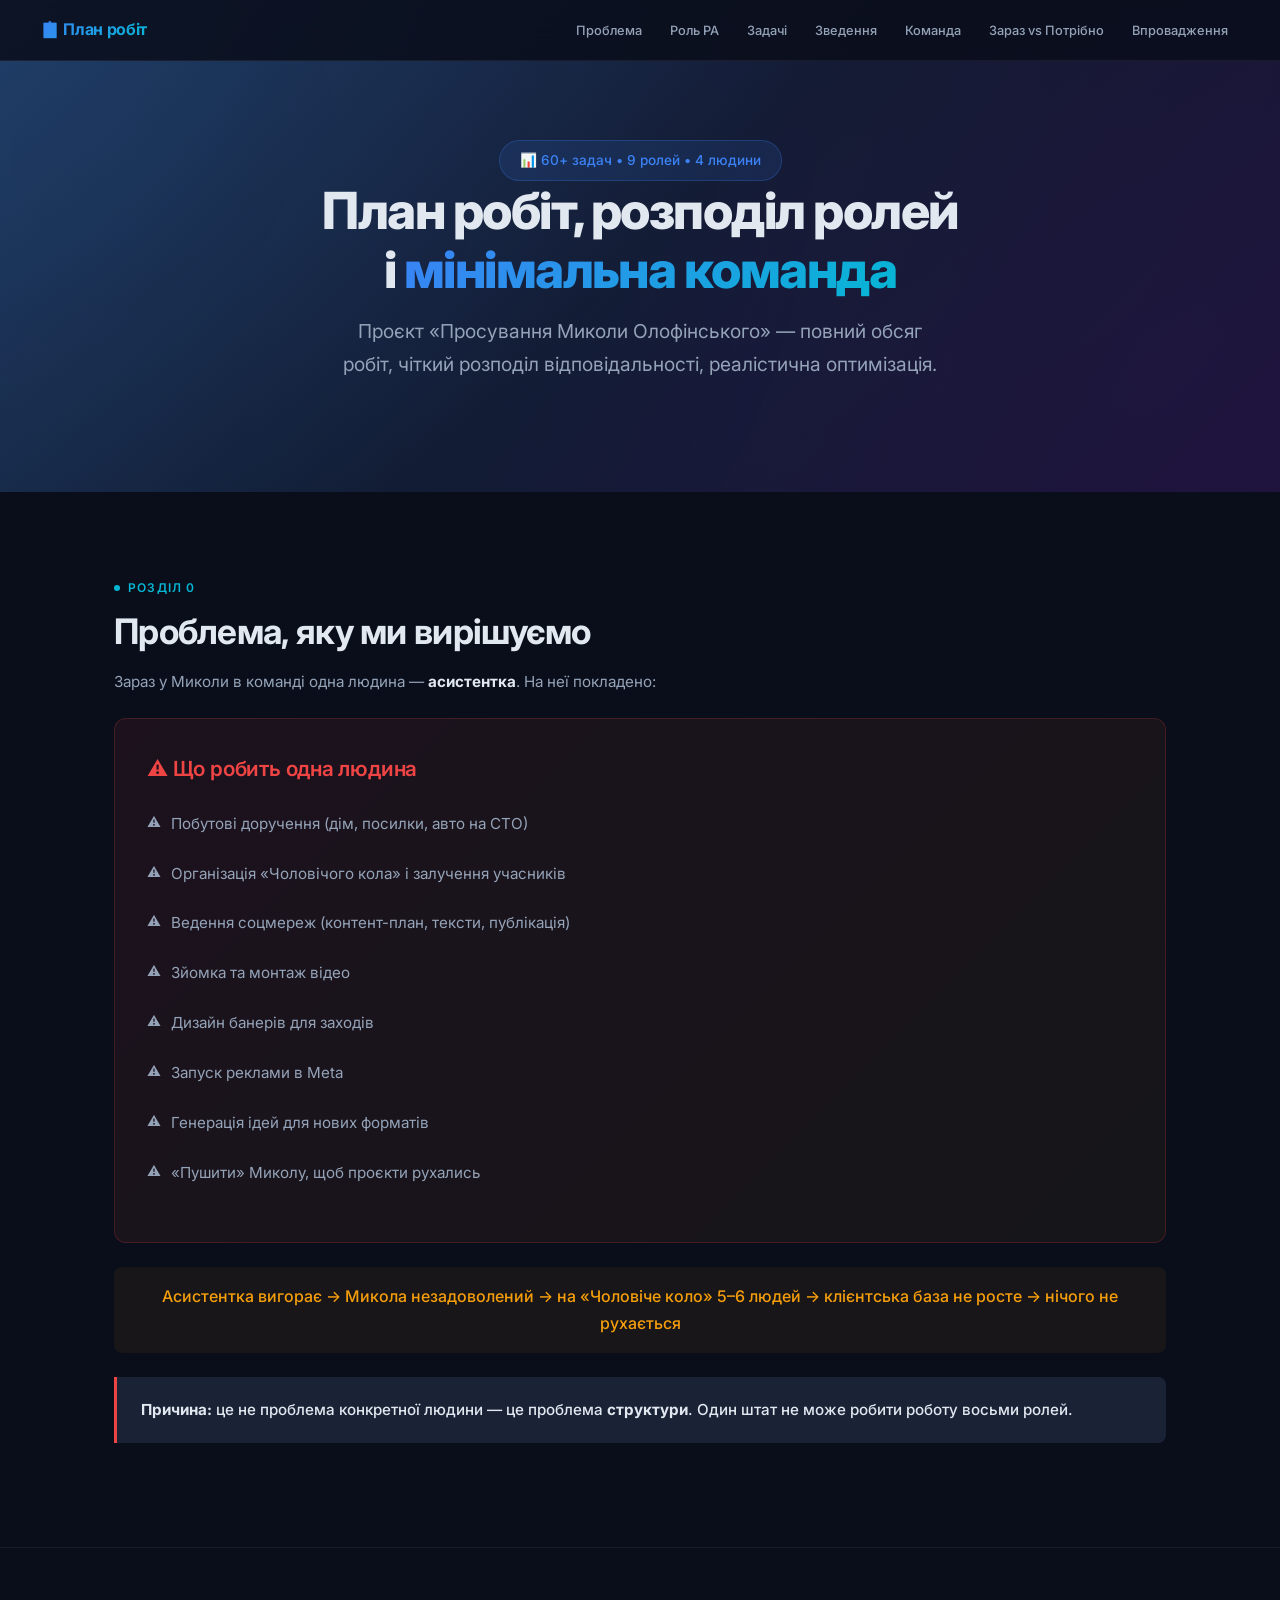
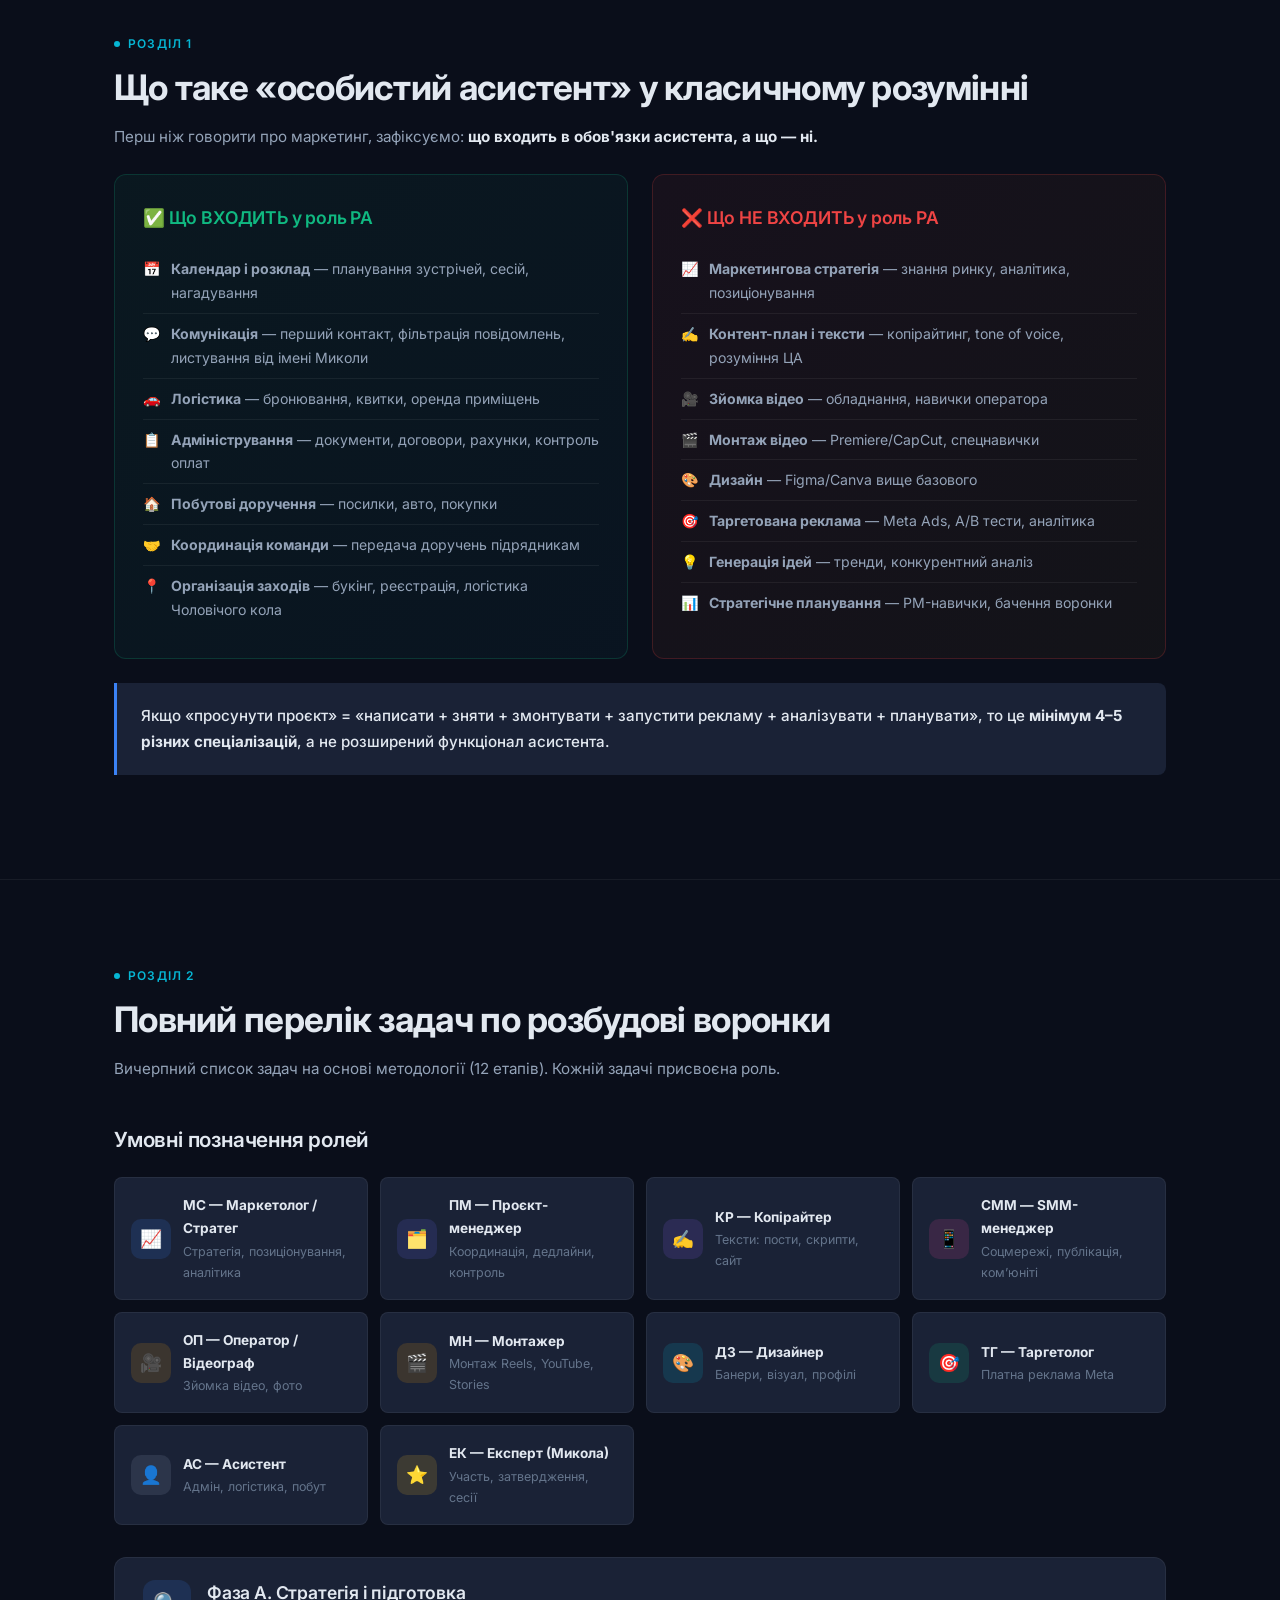
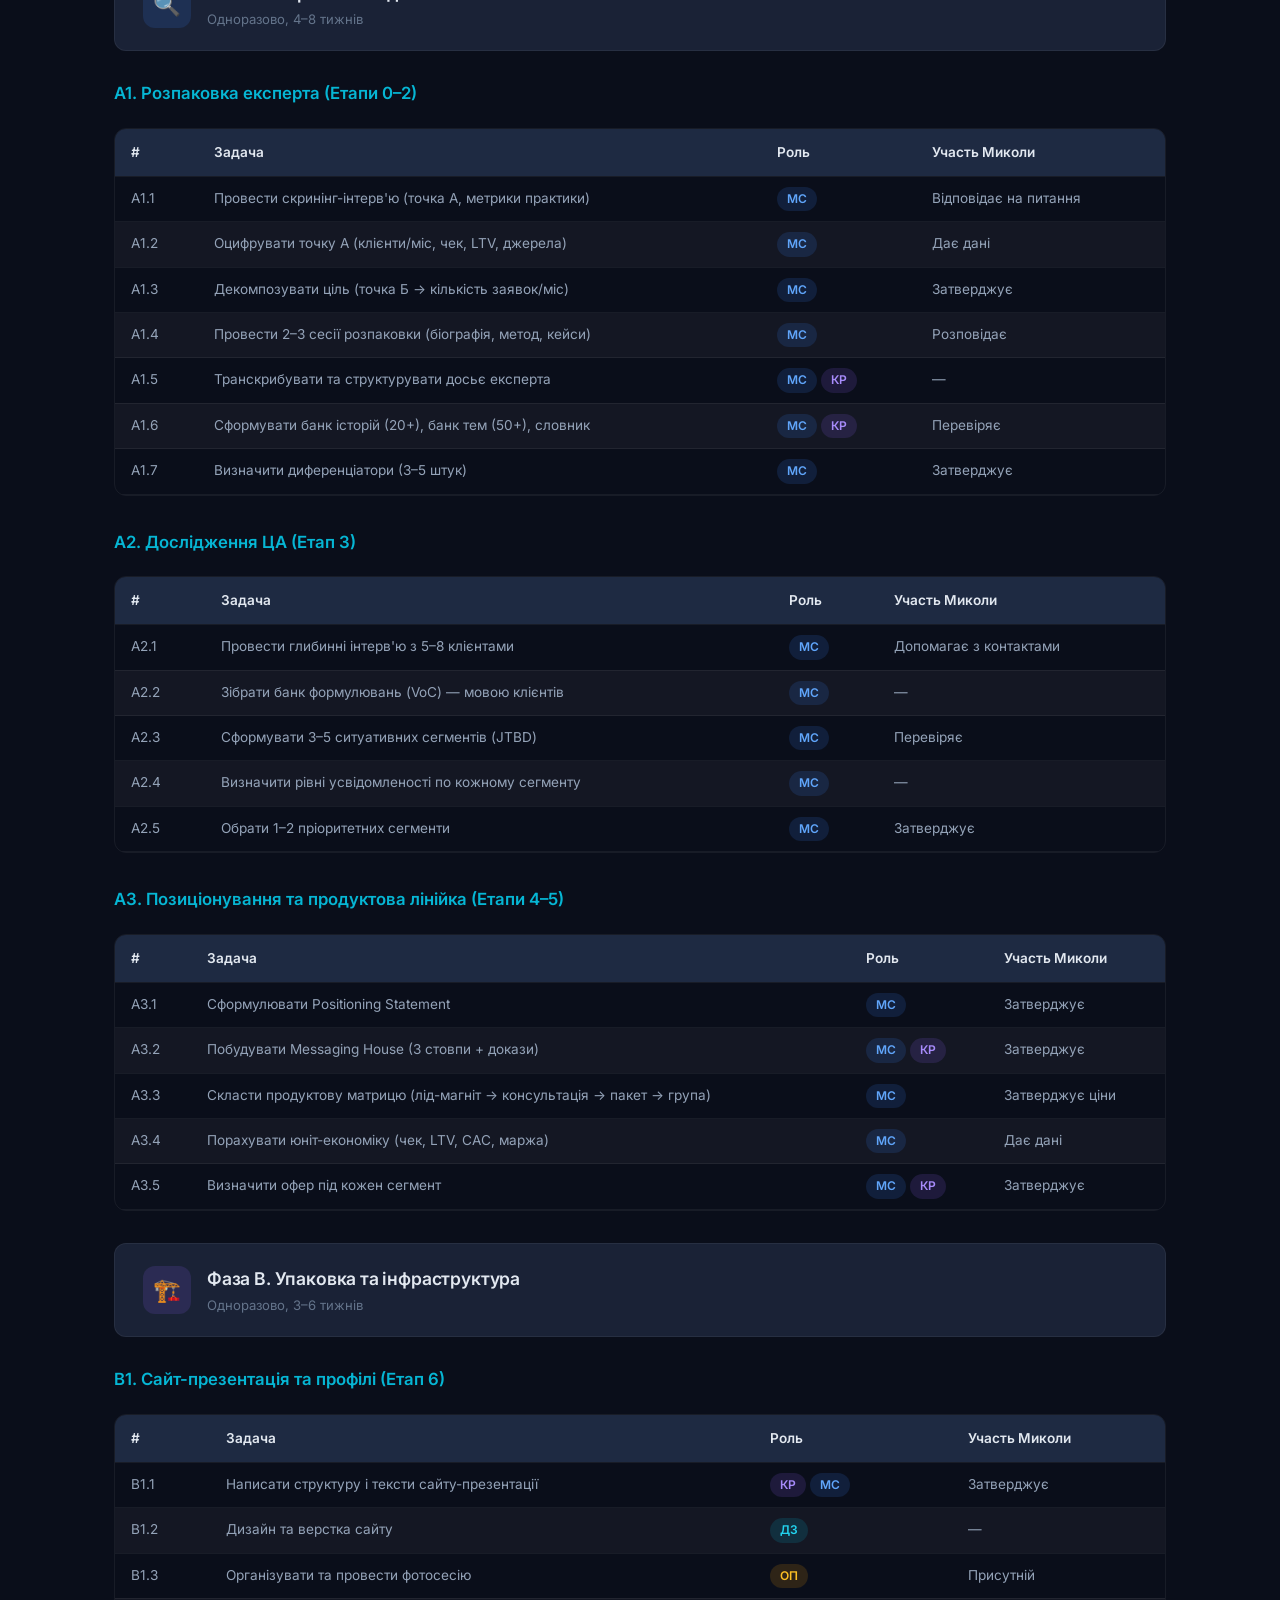
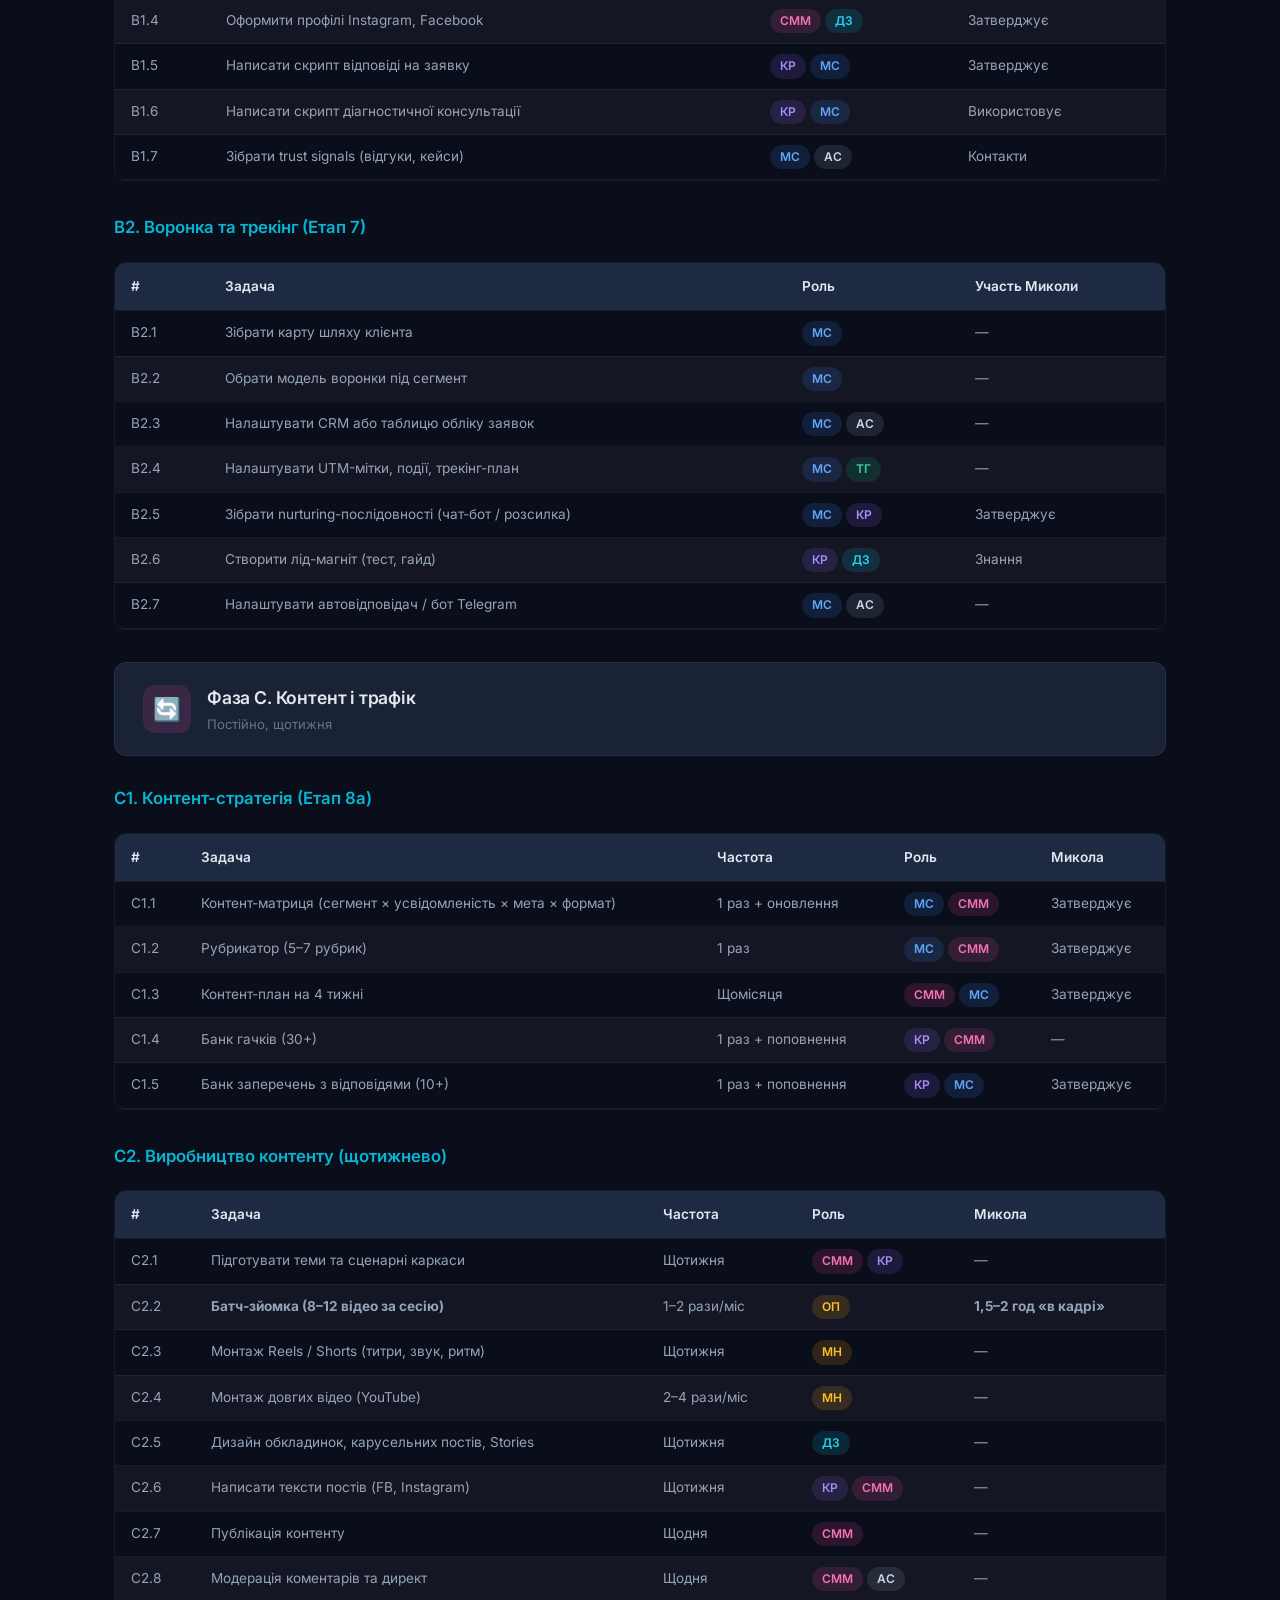
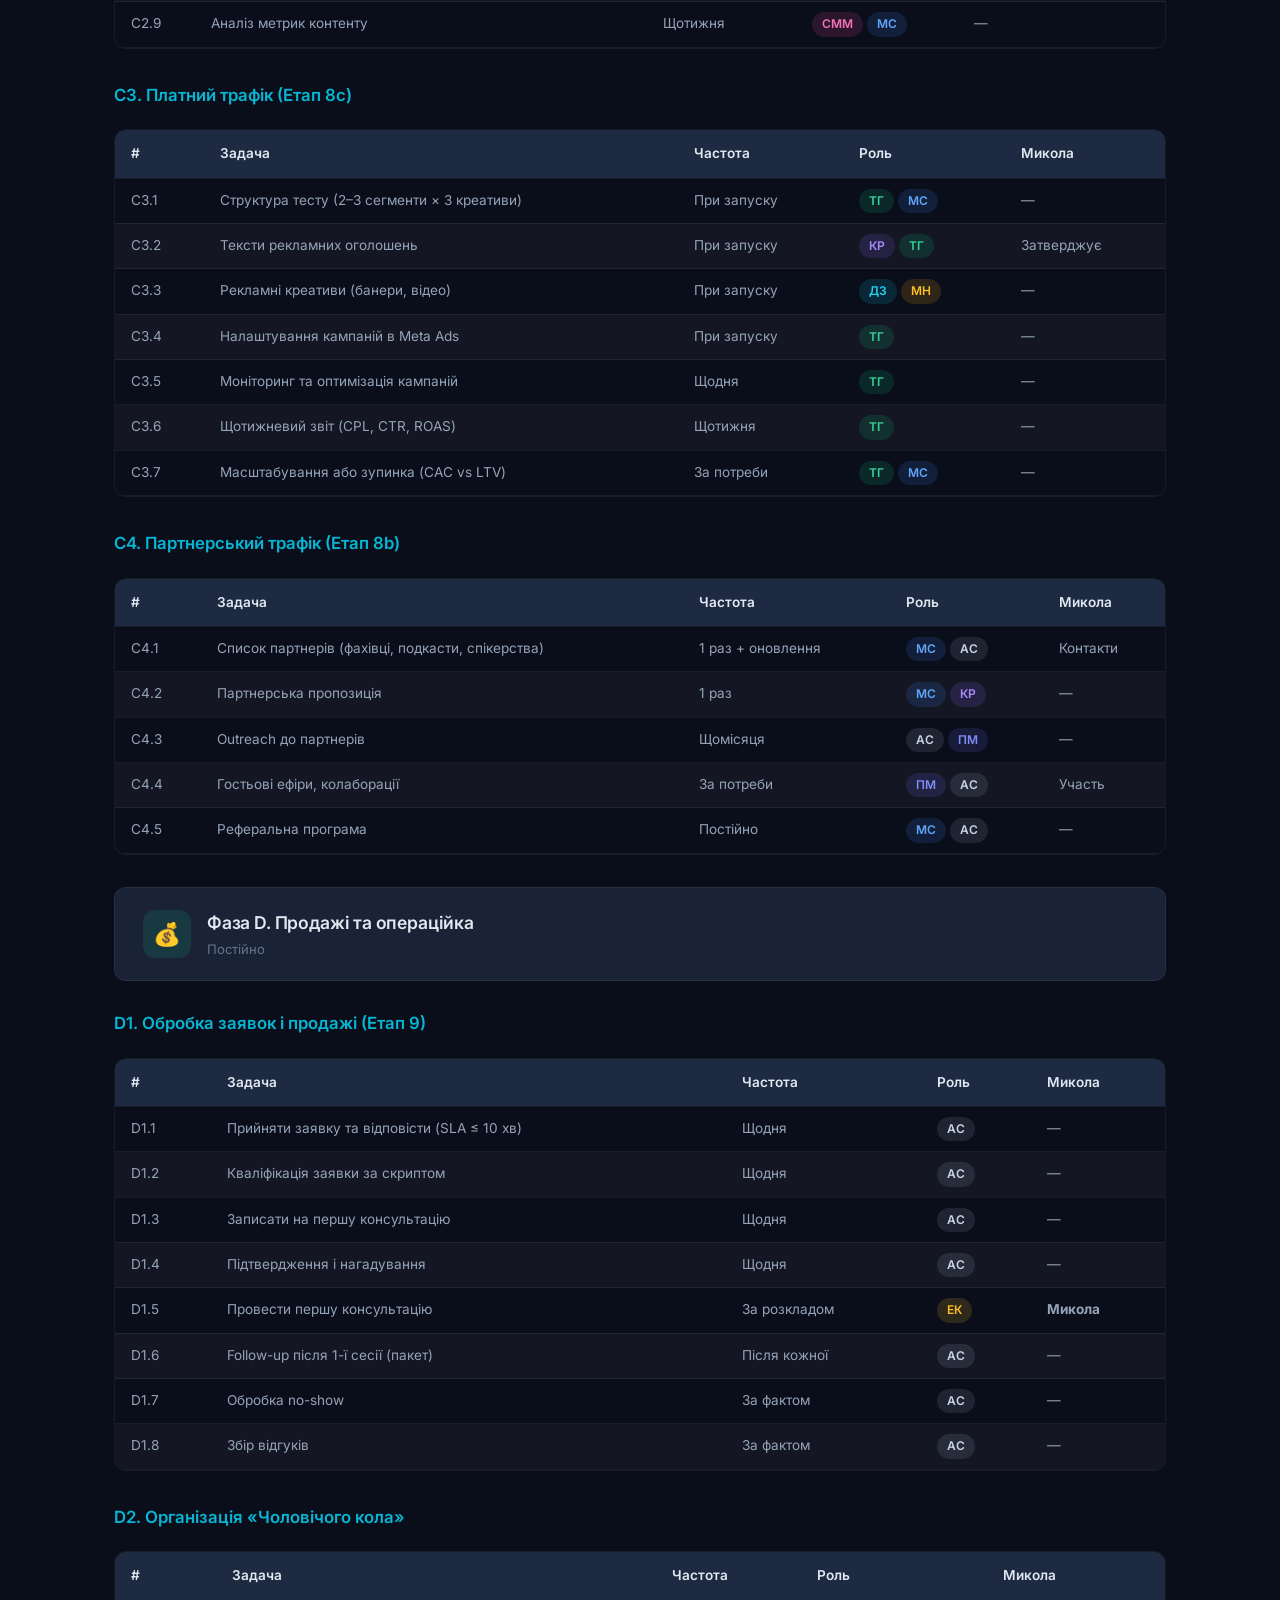
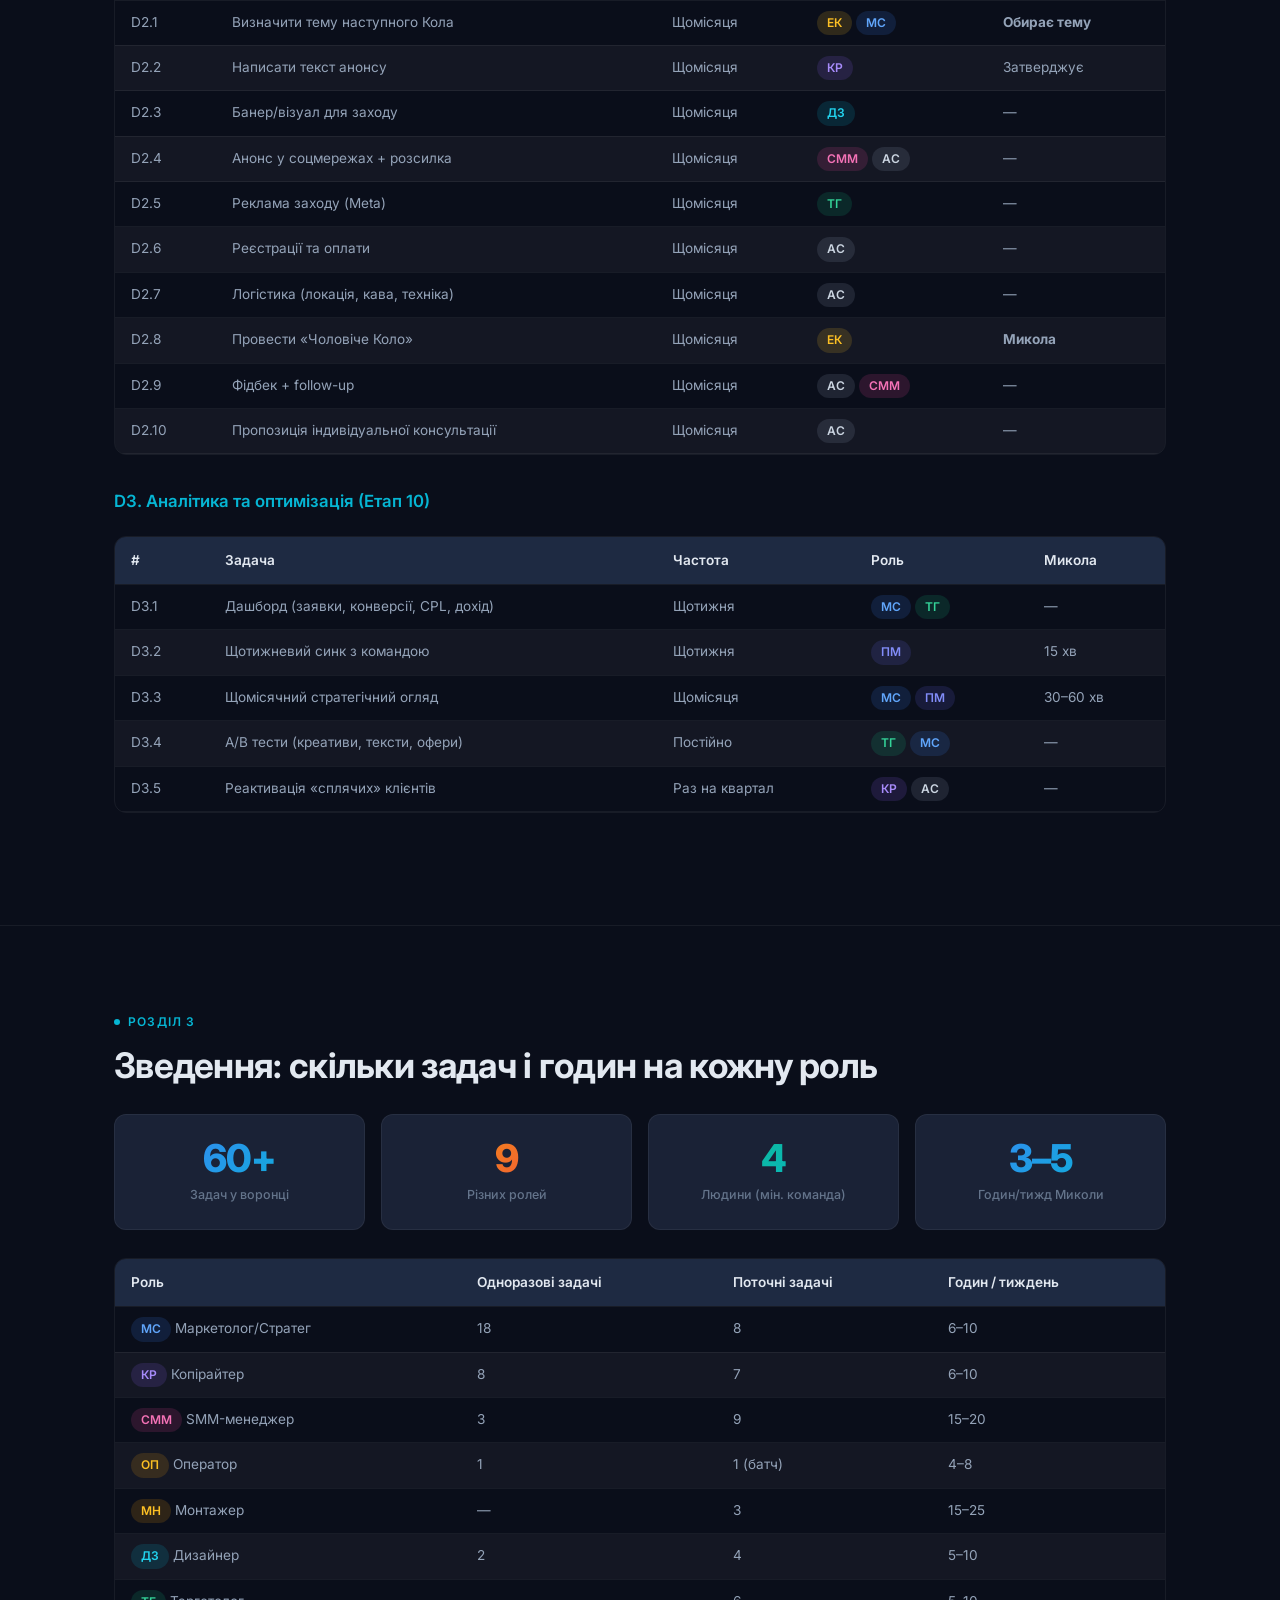
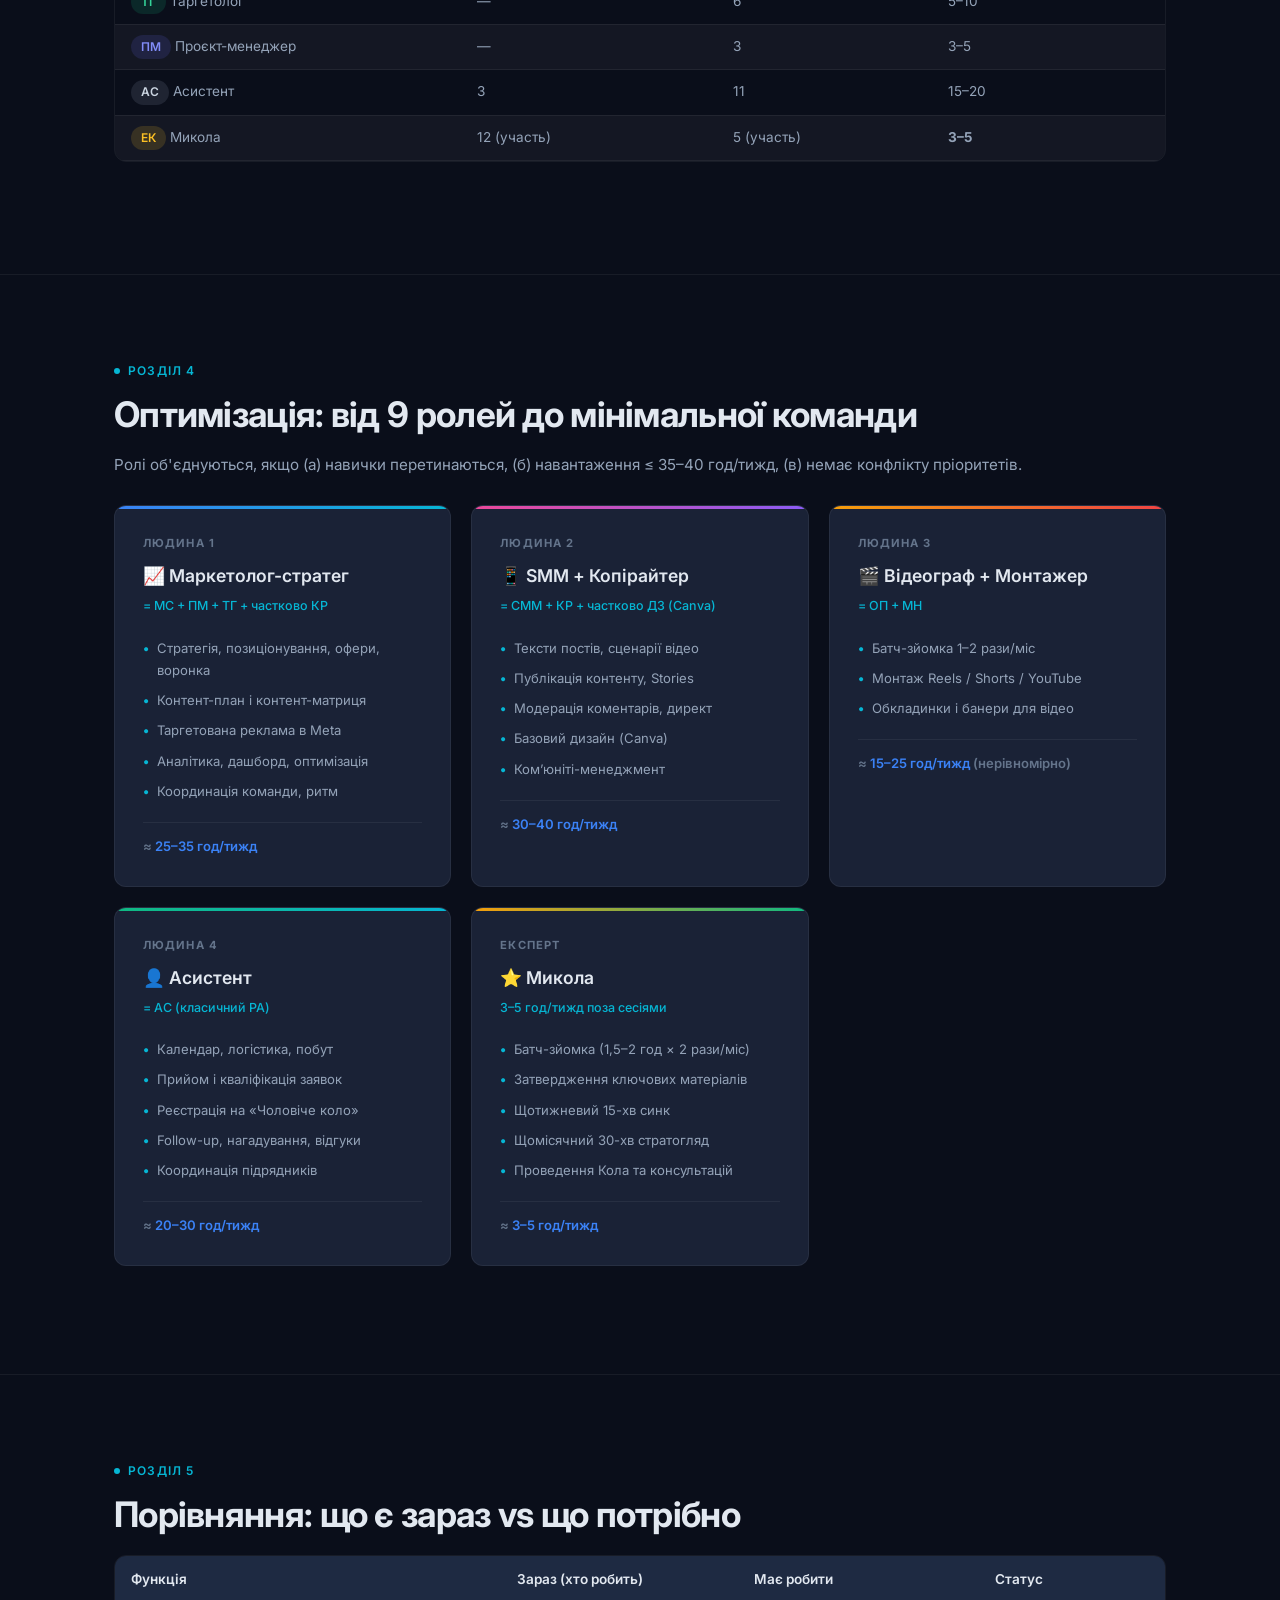
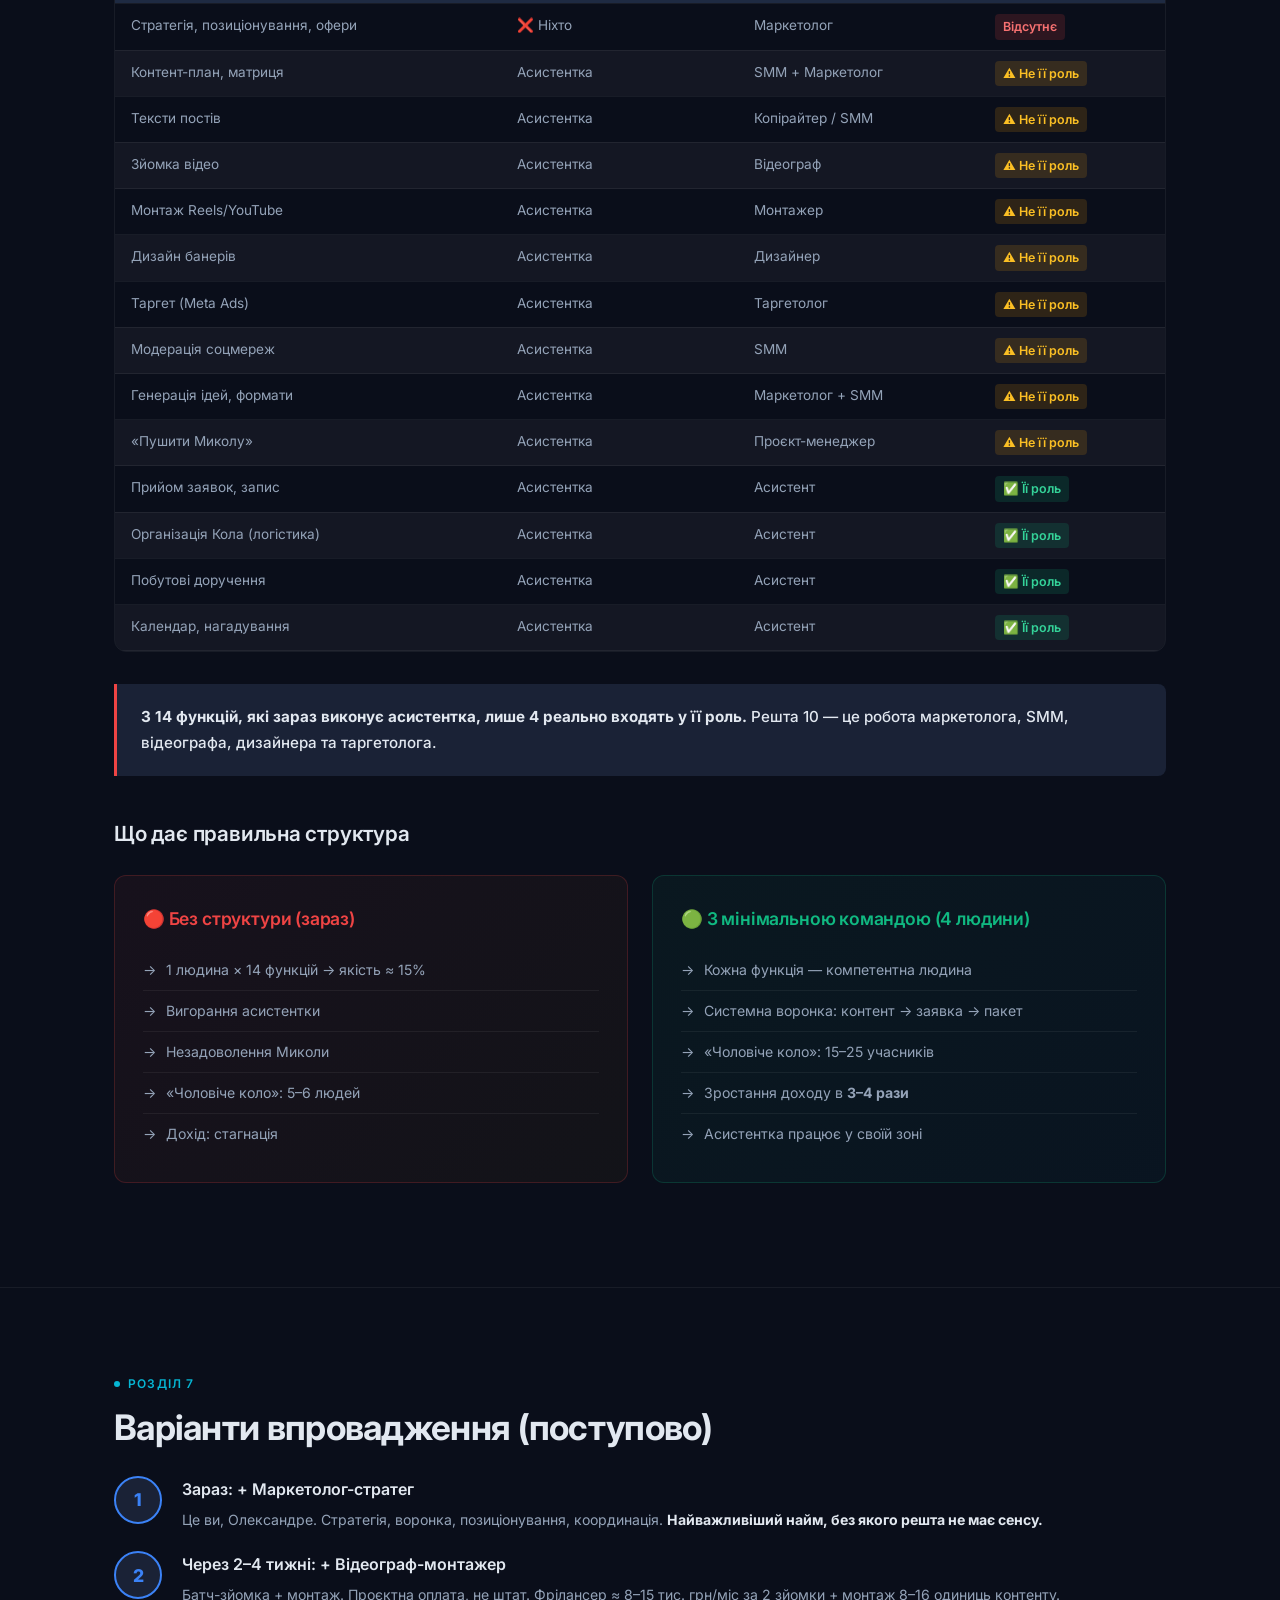
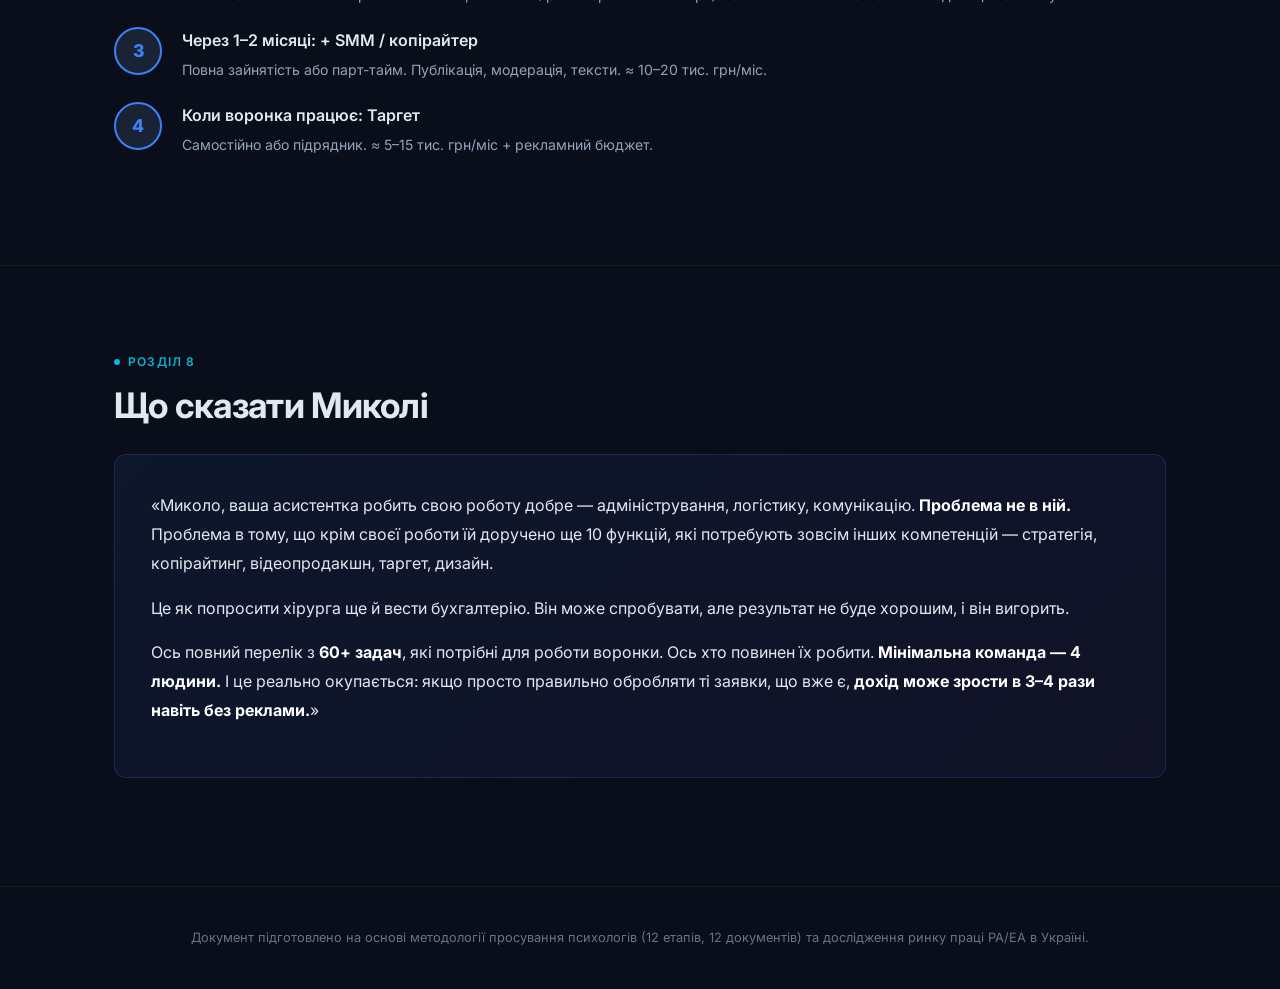
<file: plan-robit-ta-komanda.html>
<!DOCTYPE html>
<html lang="uk">
<head>
    <meta charset="UTF-8">
    <meta name="viewport" content="width=device-width, initial-scale=1.0">
    <title>План робіт та команда — Проєкт Олофінського</title>
    <meta name="description" content="Повний перелік задач, розподіл ролей і мінімальна команда для просування Миколи Олофінського">
    <link rel="preconnect" href="https://fonts.googleapis.com">
    <link rel="preconnect" href="https://fonts.gstatic.com" crossorigin>
    <link href="https://fonts.googleapis.com/css2?family=Inter:wght@300;400;500;600;700;800&display=swap" rel="stylesheet">
    <style>
        :root {
            --bg-primary: #0a0e1a;
            --bg-secondary: #111827;
            --bg-card: #1a2236;
            --bg-card-hover: #1e293b;
            --bg-table-header: #1e2a42;
            --bg-table-row: rgba(255,255,255,0.02);
            --bg-table-row-alt: rgba(255,255,255,0.04);
            --text-primary: #e2e8f0;
            --text-secondary: #94a3b8;
            --text-muted: #64748b;
            --accent-blue: #3b82f6;
            --accent-cyan: #06b6d4;
            --accent-emerald: #10b981;
            --accent-amber: #f59e0b;
            --accent-red: #ef4444;
            --accent-purple: #8b5cf6;
            --accent-pink: #ec4899;
            --gradient-hero: linear-gradient(135deg, #1e3a5f 0%, #0f172a 50%, #1a1035 100%);
            --gradient-accent: linear-gradient(135deg, #3b82f6, #06b6d4);
            --gradient-warn: linear-gradient(135deg, #f59e0b, #ef4444);
            --gradient-success: linear-gradient(135deg, #10b981, #06b6d4);
            --border-subtle: rgba(255,255,255,0.06);
            --border-accent: rgba(59,130,246,0.3);
            --shadow-card: 0 4px 24px rgba(0,0,0,0.3);
            --shadow-glow: 0 0 40px rgba(59,130,246,0.1);
            --radius: 12px;
            --radius-sm: 8px;
        }

        * { margin: 0; padding: 0; box-sizing: border-box; }

        html {
            scroll-behavior: smooth;
            font-size: 16px;
        }

        body {
            font-family: 'Inter', -apple-system, BlinkMacSystemFont, sans-serif;
            background: var(--bg-primary);
            color: var(--text-primary);
            line-height: 1.7;
            -webkit-font-smoothing: antialiased;
        }

        /* ── NAV ── */
        .nav {
            position: fixed;
            top: 0;
            left: 0;
            right: 0;
            z-index: 100;
            background: rgba(10,14,26,0.85);
            backdrop-filter: blur(20px);
            border-bottom: 1px solid var(--border-subtle);
            padding: 0 24px;
            transition: box-shadow 0.3s;
        }
        .nav.scrolled { box-shadow: 0 4px 30px rgba(0,0,0,0.4); }
        .nav-inner {
            max-width: 1200px;
            margin: 0 auto;
            display: flex;
            align-items: center;
            justify-content: space-between;
            height: 60px;
        }
        .nav-logo {
            font-weight: 700;
            font-size: 1rem;
            background: var(--gradient-accent);
            -webkit-background-clip: text;
            -webkit-text-fill-color: transparent;
            letter-spacing: -0.02em;
        }
        .nav-links {
            display: flex;
            gap: 4px;
            list-style: none;
            overflow-x: auto;
            scrollbar-width: none;
        }
        .nav-links::-webkit-scrollbar { display: none; }
        .nav-links a {
            color: var(--text-secondary);
            text-decoration: none;
            font-size: 0.8rem;
            font-weight: 500;
            padding: 6px 12px;
            border-radius: 6px;
            transition: all 0.2s;
            white-space: nowrap;
        }
        .nav-links a:hover {
            color: var(--text-primary);
            background: rgba(255,255,255,0.06);
        }

        /* ── HERO ── */
        .hero {
            background: var(--gradient-hero);
            padding: 140px 24px 80px;
            text-align: center;
            position: relative;
            overflow: hidden;
        }
        .hero::before {
            content: '';
            position: absolute;
            top: -50%;
            left: -50%;
            width: 200%;
            height: 200%;
            background: radial-gradient(circle at 30% 40%, rgba(59,130,246,0.08) 0%, transparent 50%),
                        radial-gradient(circle at 70% 60%, rgba(139,92,246,0.06) 0%, transparent 50%);
            animation: heroGlow 15s ease-in-out infinite alternate;
        }
        @keyframes heroGlow {
            0% { transform: translate(0, 0) rotate(0deg); }
            100% { transform: translate(-5%, 3%) rotate(3deg); }
        }
        .hero-content { position: relative; z-index: 1; max-width: 800px; margin: 0 auto; }
        .hero h1 {
            font-size: clamp(2rem, 5vw, 3.2rem);
            font-weight: 800;
            letter-spacing: -0.03em;
            line-height: 1.15;
            margin-bottom: 16px;
        }
        .hero h1 span {
            background: var(--gradient-accent);
            -webkit-background-clip: text;
            -webkit-text-fill-color: transparent;
        }
        .hero-sub {
            font-size: clamp(1rem, 2.5vw, 1.2rem);
            color: var(--text-secondary);
            max-width: 600px;
            margin: 0 auto 32px;
            font-weight: 400;
        }
        .hero-badge {
            display: inline-flex;
            align-items: center;
            gap: 8px;
            background: rgba(59,130,246,0.12);
            border: 1px solid rgba(59,130,246,0.25);
            padding: 8px 20px;
            border-radius: 50px;
            font-size: 0.85rem;
            font-weight: 500;
            color: var(--accent-blue);
        }

        /* ── CONTAINER ── */
        .container {
            max-width: 1100px;
            margin: 0 auto;
            padding: 0 24px;
        }

        /* ── SECTIONS ── */
        section {
            padding: 80px 0;
        }
        section + section {
            border-top: 1px solid var(--border-subtle);
        }

        .section-label {
            display: inline-flex;
            align-items: center;
            gap: 8px;
            font-size: 0.75rem;
            font-weight: 600;
            text-transform: uppercase;
            letter-spacing: 0.1em;
            color: var(--accent-cyan);
            margin-bottom: 12px;
        }
        .section-label .dot {
            width: 6px; height: 6px; border-radius: 50%;
            background: var(--accent-cyan);
        }

        h2 {
            font-size: clamp(1.6rem, 3vw, 2.2rem);
            font-weight: 700;
            letter-spacing: -0.02em;
            margin-bottom: 16px;
            line-height: 1.2;
        }

        h3 {
            font-size: 1.3rem;
            font-weight: 600;
            margin: 40px 0 16px;
            letter-spacing: -0.01em;
        }

        h4 {
            font-size: 1.05rem;
            font-weight: 600;
            margin: 28px 0 12px;
            color: var(--accent-cyan);
        }

        p, li {
            color: var(--text-secondary);
            font-size: 0.95rem;
        }

        p { margin-bottom: 16px; }

        /* ── PROBLEM CARD ── */
        .problem-card {
            background: linear-gradient(135deg, rgba(239,68,68,0.08), rgba(245,158,11,0.05));
            border: 1px solid rgba(239,68,68,0.2);
            border-radius: var(--radius);
            padding: 32px;
            margin: 24px 0;
        }
        .problem-card h3 {
            color: var(--accent-red);
            margin-top: 0;
        }
        .problem-list {
            list-style: none;
            display: grid;
            gap: 8px;
            margin: 16px 0;
        }
        .problem-list li {
            display: flex;
            align-items: flex-start;
            gap: 10px;
            padding: 8px 0;
        }
        .problem-list li::before {
            content: '⚠️';
            flex-shrink: 0;
            font-size: 0.85rem;
        }
        .chain {
            text-align: center;
            font-size: 1rem;
            color: var(--accent-amber);
            font-weight: 500;
            margin: 20px 0;
            padding: 16px;
            background: rgba(245,158,11,0.06);
            border-radius: var(--radius-sm);
        }

        /* ── CALLOUT ── */
        .callout {
            background: var(--bg-card);
            border-left: 3px solid var(--accent-blue);
            border-radius: 0 var(--radius-sm) var(--radius-sm) 0;
            padding: 20px 24px;
            margin: 24px 0;
            font-style: normal;
        }
        .callout p { margin-bottom: 0; color: var(--text-primary); font-weight: 500; }
        .callout.success { border-left-color: var(--accent-emerald); }
        .callout.warn { border-left-color: var(--accent-amber); }
        .callout.danger { border-left-color: var(--accent-red); }

        /* ── TABLES ── */
        .table-wrapper {
            overflow-x: auto;
            margin: 20px 0 32px;
            border-radius: var(--radius);
            border: 1px solid var(--border-subtle);
            scrollbar-width: thin;
            scrollbar-color: var(--border-subtle) transparent;
        }
        table {
            width: 100%;
            border-collapse: collapse;
            font-size: 0.85rem;
        }
        thead {
            position: sticky;
            top: 0;
            z-index: 2;
        }
        th {
            background: var(--bg-table-header);
            padding: 12px 16px;
            text-align: left;
            font-weight: 600;
            color: var(--text-primary);
            white-space: nowrap;
            border-bottom: 1px solid var(--border-subtle);
        }
        td {
            padding: 10px 16px;
            border-bottom: 1px solid var(--border-subtle);
            color: var(--text-secondary);
            vertical-align: top;
        }
        tr:nth-child(even) td { background: var(--bg-table-row-alt); }
        tr:hover td { background: rgba(59,130,246,0.04); }

        /* role badges */
        .role {
            display: inline-flex;
            align-items: center;
            padding: 2px 10px;
            border-radius: 50px;
            font-size: 0.75rem;
            font-weight: 600;
            white-space: nowrap;
        }
        .role-ms { background: rgba(59,130,246,0.15); color: #60a5fa; }
        .role-kr { background: rgba(139,92,246,0.15); color: #a78bfa; }
        .role-smm { background: rgba(236,72,153,0.15); color: #f472b6; }
        .role-op { background: rgba(245,158,11,0.15); color: #fbbf24; }
        .role-mn { background: rgba(245,158,11,0.15); color: #fbbf24; }
        .role-dz { background: rgba(6,182,212,0.15); color: #22d3ee; }
        .role-tg { background: rgba(16,185,129,0.15); color: #34d399; }
        .role-pm { background: rgba(99,102,241,0.15); color: #818cf8; }
        .role-as { background: rgba(148,163,184,0.15); color: #cbd5e1; }
        .role-ek { background: rgba(251,191,36,0.15); color: #fbbf24; }

        /* PA tables */
        .pa-grid {
            display: grid;
            grid-template-columns: 1fr 1fr;
            gap: 24px;
            margin: 24px 0;
        }
        @media (max-width: 768px) { .pa-grid { grid-template-columns: 1fr; } }
        .pa-card {
            border-radius: var(--radius);
            padding: 28px;
            border: 1px solid var(--border-subtle);
        }
        .pa-card.yes {
            background: linear-gradient(135deg, rgba(16,185,129,0.06), rgba(6,182,212,0.04));
            border-color: rgba(16,185,129,0.2);
        }
        .pa-card.no {
            background: linear-gradient(135deg, rgba(239,68,68,0.06), rgba(245,158,11,0.04));
            border-color: rgba(239,68,68,0.2);
        }
        .pa-card h3 {
            margin-top: 0;
            font-size: 1.1rem;
        }
        .pa-card.yes h3 { color: var(--accent-emerald); }
        .pa-card.no h3 { color: var(--accent-red); }
        .pa-list {
            list-style: none;
            margin: 12px 0 0;
        }
        .pa-list li {
            padding: 8px 0;
            border-bottom: 1px solid var(--border-subtle);
            display: flex;
            align-items: flex-start;
            gap: 10px;
            font-size: 0.88rem;
        }
        .pa-list li:last-child { border-bottom: none; }

        /* ── ROLE LEGEND ── */
        .roles-grid {
            display: grid;
            grid-template-columns: repeat(auto-fill, minmax(220px, 1fr));
            gap: 12px;
            margin: 20px 0 32px;
        }
        .role-card {
            background: var(--bg-card);
            border: 1px solid var(--border-subtle);
            border-radius: var(--radius-sm);
            padding: 16px;
            display: flex;
            align-items: center;
            gap: 12px;
            transition: transform 0.2s, border-color 0.2s;
        }
        .role-card:hover {
            transform: translateY(-2px);
            border-color: var(--border-accent);
        }
        .role-icon {
            width: 40px; height: 40px;
            border-radius: 10px;
            display: flex;
            align-items: center;
            justify-content: center;
            font-size: 1.1rem;
            flex-shrink: 0;
        }
        .role-card-text .role-code {
            font-weight: 700;
            font-size: 0.85rem;
            color: var(--text-primary);
        }
        .role-card-text .role-desc {
            font-size: 0.78rem;
            color: var(--text-muted);
        }

        /* ── TEAM CARDS ── */
        .team-grid {
            display: grid;
            grid-template-columns: repeat(auto-fill, minmax(280px, 1fr));
            gap: 20px;
            margin: 28px 0;
        }
        .team-card {
            background: var(--bg-card);
            border: 1px solid var(--border-subtle);
            border-radius: var(--radius);
            padding: 28px;
            position: relative;
            overflow: hidden;
            transition: transform 0.3s, box-shadow 0.3s;
        }
        .team-card:hover {
            transform: translateY(-4px);
            box-shadow: var(--shadow-glow);
        }
        .team-card::before {
            content: '';
            position: absolute;
            top: 0; left: 0; right: 0;
            height: 3px;
        }
        .team-card:nth-child(1)::before { background: var(--gradient-accent); }
        .team-card:nth-child(2)::before { background: linear-gradient(90deg, var(--accent-pink), var(--accent-purple)); }
        .team-card:nth-child(3)::before { background: linear-gradient(90deg, var(--accent-amber), var(--accent-red)); }
        .team-card:nth-child(4)::before { background: linear-gradient(90deg, var(--accent-emerald), var(--accent-cyan)); }
        .team-card:nth-child(5)::before { background: linear-gradient(90deg, var(--accent-amber), var(--accent-emerald)); }

        .team-number {
            font-size: 0.7rem;
            font-weight: 700;
            color: var(--text-muted);
            text-transform: uppercase;
            letter-spacing: 0.1em;
            margin-bottom: 8px;
        }
        .team-card h4 {
            color: var(--text-primary);
            margin: 0 0 4px;
            font-size: 1.1rem;
        }
        .team-roles-combined {
            font-size: 0.78rem;
            color: var(--accent-cyan);
            margin-bottom: 16px;
            font-weight: 500;
        }
        .team-tasks {
            list-style: none;
            margin: 0;
        }
        .team-tasks li {
            font-size: 0.82rem;
            padding: 4px 0;
            color: var(--text-secondary);
            display: flex;
            align-items: flex-start;
            gap: 8px;
        }
        .team-tasks li::before {
            content: '•';
            color: var(--accent-cyan);
            flex-shrink: 0;
            font-weight: 700;
        }
        .team-hours {
            margin-top: 16px;
            padding-top: 12px;
            border-top: 1px solid var(--border-subtle);
            font-size: 0.82rem;
            color: var(--text-muted);
            font-weight: 600;
        }
        .team-hours span { color: var(--accent-blue); }

        /* ── COMPARE ── */
        .compare-status {
            display: inline-flex;
            align-items: center;
            gap: 4px;
            font-size: 0.78rem;
            font-weight: 600;
            padding: 2px 8px;
            border-radius: 4px;
        }
        .status-ok { background: rgba(16,185,129,0.15); color: #34d399; }
        .status-warn { background: rgba(245,158,11,0.15); color: #fbbf24; }
        .status-miss { background: rgba(239,68,68,0.15); color: #f87171; }

        /* ── STATS ── */
        .stats-row {
            display: grid;
            grid-template-columns: repeat(auto-fit, minmax(160px, 1fr));
            gap: 16px;
            margin: 28px 0;
        }
        .stat-card {
            background: var(--bg-card);
            border: 1px solid var(--border-subtle);
            border-radius: var(--radius);
            padding: 24px;
            text-align: center;
        }
        .stat-number {
            font-size: 2.4rem;
            font-weight: 800;
            letter-spacing: -0.03em;
            line-height: 1;
            margin-bottom: 6px;
        }
        .stat-number.blue { background: var(--gradient-accent); -webkit-background-clip: text; -webkit-text-fill-color: transparent; }
        .stat-number.red { background: var(--gradient-warn); -webkit-background-clip: text; -webkit-text-fill-color: transparent; }
        .stat-number.green { background: var(--gradient-success); -webkit-background-clip: text; -webkit-text-fill-color: transparent; }
        .stat-label { font-size: 0.78rem; color: var(--text-muted); font-weight: 500; }

        /* ── STEPS ── */
        .steps {
            display: grid;
            gap: 20px;
            margin: 28px 0;
        }
        .step {
            display: flex;
            gap: 20px;
            align-items: flex-start;
        }
        .step-marker {
            width: 48px; height: 48px;
            border-radius: 50%;
            display: flex;
            align-items: center;
            justify-content: center;
            font-weight: 800;
            font-size: 1.1rem;
            flex-shrink: 0;
            background: var(--bg-card);
            border: 2px solid var(--accent-blue);
            color: var(--accent-blue);
        }
        .step-body { flex: 1; }
        .step-body h4 {
            margin: 0 0 4px;
            color: var(--text-primary);
            font-size: 1rem;
        }
        .step-body p {
            margin: 0;
            font-size: 0.88rem;
        }

        /* ── SPEECH ── */
        .speech-card {
            background: linear-gradient(135deg, rgba(59,130,246,0.08), rgba(139,92,246,0.06));
            border: 1px solid rgba(59,130,246,0.2);
            border-radius: var(--radius);
            padding: 36px;
            margin: 28px 0;
            font-size: 1rem;
            line-height: 1.8;
            color: var(--text-primary);
        }
        .speech-card p { color: var(--text-primary); font-size: 1rem; }
        .speech-card strong { color: #fff; }

        /* ── FOOTER ── */
        footer {
            border-top: 1px solid var(--border-subtle);
            padding: 40px 24px;
            text-align: center;
            color: var(--text-muted);
            font-size: 0.8rem;
        }

        /* ── ANIMATIONS ── */
        .fade-in {
            opacity: 0;
            transform: translateY(24px);
            transition: opacity 0.6s ease, transform 0.6s ease;
        }
        .fade-in.visible {
            opacity: 1;
            transform: translateY(0);
        }

        /* ── PHASE BANNER ── */
        .phase-banner {
            background: var(--bg-card);
            border: 1px solid var(--border-subtle);
            border-radius: var(--radius);
            padding: 20px 28px;
            margin: 32px 0 20px;
            display: flex;
            align-items: center;
            gap: 16px;
        }
        .phase-icon {
            width: 48px; height: 48px;
            border-radius: 12px;
            display: flex;
            align-items: center;
            justify-content: center;
            font-size: 1.4rem;
            flex-shrink: 0;
        }
        .phase-a .phase-icon { background: rgba(59,130,246,0.15); }
        .phase-b .phase-icon { background: rgba(139,92,246,0.15); }
        .phase-c .phase-icon { background: rgba(236,72,153,0.15); }
        .phase-d .phase-icon { background: rgba(16,185,129,0.15); }
        .phase-text h3 { margin: 0; font-size: 1.1rem; }
        .phase-text p { margin: 0; font-size: 0.82rem; color: var(--text-muted); }

        /* ── RESPONSIVE ── */
        @media (max-width: 768px) {
            .hero { padding: 100px 20px 50px; }
            .hero h1 { font-size: 2.2rem; }
            .hero-sub { font-size: 1rem; }
            section { padding: 50px 0; }
            h2 { font-size: 1.5rem; }
            
            /* Nav */
            .nav-inner { flex-direction: column; justify-content: center; height: auto; padding: 10px 0; gap: 8px; }
            .nav-logo { text-align: center; }
            .nav-links { 
                display: flex; 
                width: 100%; 
                padding-bottom: 5px; 
                justify-content: flex-start;
            }
            .nav-links a { font-size: 0.75rem; padding: 4px 8px; }
            
            /* Grids */
            .team-grid { grid-template-columns: 1fr; }
            .roles-grid { grid-template-columns: 1fr 1fr; }
            .stats-row { grid-template-columns: 1fr 1fr; }
            .pa-grid { grid-template-columns: 1fr; }
            .steps { gap: 32px; }
            
            /* Tables */
            .table-wrapper {
                margin: 16px -24px;
                border-radius: 0;
                border-left: none;
                border-right: none;
                padding: 0 24px;
                width: calc(100% + 48px);
            }
            th, td { padding: 10px 12px; font-size: 0.8rem; }
            
            /* Cards */
            .problem-card { padding: 20px; }
            .speech-card { padding: 20px; font-size: 0.95rem; }
            .phase-banner { flex-direction: column; text-align: center; gap: 12px; padding: 20px; }
        }
        
        @media (max-width: 480px) {
            .roles-grid { grid-template-columns: 1fr; }
            .stats-row { grid-template-columns: 1fr; }
            .hero h1 { font-size: 1.8rem; }
            .step { flex-direction: column; gap: 12px; }
            .step-marker { width: 36px; height: 36px; font-size: 0.9rem; }
            th, td { font-size: 0.75rem; padding: 8px 10px; }
            .role { padding: 2px 6px; font-size: 0.7rem; }
        }
    </style>
</head>
<body>

<!-- NAV -->
<nav class="nav" id="nav">
    <div class="nav-inner">
        <div class="nav-logo">📋 План робіт</div>
        <ul class="nav-links">
            <li><a href="#problem">Проблема</a></li>
            <li><a href="#pa-role">Роль PA</a></li>
            <li><a href="#tasks">Задачі</a></li>
            <li><a href="#summary">Зведення</a></li>
            <li><a href="#team">Команда</a></li>
            <li><a href="#compare">Зараз vs Потрібно</a></li>
            <li><a href="#steps">Впровадження</a></li>
        </ul>
    </div>
</nav>

<!-- HERO -->
<header class="hero">
    <div class="hero-content">
        <div class="hero-badge">📊 60+ задач • 9 ролей • 4 людини</div>
        <h1>План робіт, розподіл ролей<br>і <span>мінімальна команда</span></h1>
        <p class="hero-sub">Проєкт «Просування Миколи Олофінського» — повний обсяг робіт, чіткий розподіл відповідальності, реалістична оптимізація.</p>
    </div>
</header>

<main>

<!-- §0 PROBLEM -->
<section id="problem">
    <div class="container">
        <div class="fade-in">
            <div class="section-label"><span class="dot"></span> Розділ 0</div>
            <h2>Проблема, яку ми вирішуємо</h2>
            <p>Зараз у Миколи в команді одна людина — <strong style="color:var(--text-primary)">асистентка</strong>. На неї покладено:</p>
        </div>

        <div class="problem-card fade-in">
            <h3>⚠️ Що робить одна людина</h3>
            <ul class="problem-list">
                <li>Побутові доручення (дім, посилки, авто на СТО)</li>
                <li>Організація «Чоловічого кола» і залучення учасників</li>
                <li>Ведення соцмереж (контент-план, тексти, публікація)</li>
                <li>Зйомка та монтаж відео</li>
                <li>Дизайн банерів для заходів</li>
                <li>Запуск реклами в Meta</li>
                <li>Генерація ідей для нових форматів</li>
                <li>«Пушити» Миколу, щоб проєкти рухались</li>
            </ul>
        </div>

        <div class="chain fade-in">
            Асистентка вигорає → Микола незадоволений → на «Чоловіче коло» 5–6 людей → клієнтська база не росте → нічого не рухається
        </div>

        <div class="callout danger fade-in">
            <p><strong>Причина:</strong> це не проблема конкретної людини — це проблема <strong>структури</strong>. Один штат не може робити роботу восьми ролей.</p>
        </div>
    </div>
</section>

<!-- §1 PA ROLE -->
<section id="pa-role">
    <div class="container">
        <div class="fade-in">
            <div class="section-label"><span class="dot"></span> Розділ 1</div>
            <h2>Що таке «особистий асистент» у класичному розумінні</h2>
            <p>Перш ніж говорити про маркетинг, зафіксуємо: <strong style="color:var(--text-primary)">що входить в обов'язки асистента, а що — ні.</strong></p>
        </div>

        <div class="pa-grid fade-in">
            <div class="pa-card yes">
                <h3>✅ Що ВХОДИТЬ у роль PA</h3>
                <ul class="pa-list">
                    <li><span>📅</span> <span><strong>Календар і розклад</strong> — планування зустрічей, сесій, нагадування</span></li>
                    <li><span>💬</span> <span><strong>Комунікація</strong> — перший контакт, фільтрація повідомлень, листування від імені Миколи</span></li>
                    <li><span>🚗</span> <span><strong>Логістика</strong> — бронювання, квитки, оренда приміщень</span></li>
                    <li><span>📋</span> <span><strong>Адміністрування</strong> — документи, договори, рахунки, контроль оплат</span></li>
                    <li><span>🏠</span> <span><strong>Побутові доручення</strong> — посилки, авто, покупки</span></li>
                    <li><span>🤝</span> <span><strong>Координація команди</strong> — передача доручень підрядникам</span></li>
                    <li><span>📍</span> <span><strong>Організація заходів</strong> — букінг, реєстрація, логістика Чоловічого кола</span></li>
                </ul>
            </div>
            <div class="pa-card no">
                <h3>❌ Що НЕ ВХОДИТЬ у роль PA</h3>
                <ul class="pa-list">
                    <li><span>📈</span> <span><strong>Маркетингова стратегія</strong> — знання ринку, аналітика, позиціонування</span></li>
                    <li><span>✍️</span> <span><strong>Контент-план і тексти</strong> — копірайтинг, tone of voice, розуміння ЦА</span></li>
                    <li><span>🎥</span> <span><strong>Зйомка відео</strong> — обладнання, навички оператора</span></li>
                    <li><span>🎬</span> <span><strong>Монтаж відео</strong> — Premiere/CapCut, спецнавички</span></li>
                    <li><span>🎨</span> <span><strong>Дизайн</strong> — Figma/Canva вище базового</span></li>
                    <li><span>🎯</span> <span><strong>Таргетована реклама</strong> — Meta Ads, A/B тести, аналітика</span></li>
                    <li><span>💡</span> <span><strong>Генерація ідей</strong> — тренди, конкурентний аналіз</span></li>
                    <li><span>📊</span> <span><strong>Стратегічне планування</strong> — PM-навички, бачення воронки</span></li>
                </ul>
            </div>
        </div>

        <div class="callout fade-in">
            <p>Якщо «просунути проєкт» = «написати + зняти + змонтувати + запустити рекламу + аналізувати + планувати», то це <strong>мінімум 4–5 різних спеціалізацій</strong>, а не розширений функціонал асистента.</p>
        </div>
    </div>
</section>

<!-- §2 TASKS -->
<section id="tasks">
    <div class="container">
        <div class="fade-in">
            <div class="section-label"><span class="dot"></span> Розділ 2</div>
            <h2>Повний перелік задач по розбудові воронки</h2>
            <p>Вичерпний список задач на основі методології (12 етапів). Кожній задачі присвоєна роль.</p>
        </div>

        <!-- Role Legend -->
        <h3 class="fade-in">Умовні позначення ролей</h3>
        <div class="roles-grid fade-in">
            <div class="role-card">
                <div class="role-icon" style="background:rgba(59,130,246,0.15)">📈</div>
                <div class="role-card-text">
                    <div class="role-code">МС — Маркетолог / Стратег</div>
                    <div class="role-desc">Стратегія, позиціонування, аналітика</div>
                </div>
            </div>
            <div class="role-card">
                <div class="role-icon" style="background:rgba(99,102,241,0.15)">🗂️</div>
                <div class="role-card-text">
                    <div class="role-code">ПМ — Проєкт-менеджер</div>
                    <div class="role-desc">Координація, дедлайни, контроль</div>
                </div>
            </div>
            <div class="role-card">
                <div class="role-icon" style="background:rgba(139,92,246,0.15)">✍️</div>
                <div class="role-card-text">
                    <div class="role-code">КР — Копірайтер</div>
                    <div class="role-desc">Тексти: пости, скрипти, сайт</div>
                </div>
            </div>
            <div class="role-card">
                <div class="role-icon" style="background:rgba(236,72,153,0.15)">📱</div>
                <div class="role-card-text">
                    <div class="role-code">СММ — SMM-менеджер</div>
                    <div class="role-desc">Соцмережі, публікація, комʼюніті</div>
                </div>
            </div>
            <div class="role-card">
                <div class="role-icon" style="background:rgba(245,158,11,0.15)">🎥</div>
                <div class="role-card-text">
                    <div class="role-code">ОП — Оператор / Відеограф</div>
                    <div class="role-desc">Зйомка відео, фото</div>
                </div>
            </div>
            <div class="role-card">
                <div class="role-icon" style="background:rgba(245,158,11,0.15)">🎬</div>
                <div class="role-card-text">
                    <div class="role-code">МН — Монтажер</div>
                    <div class="role-desc">Монтаж Reels, YouTube, Stories</div>
                </div>
            </div>
            <div class="role-card">
                <div class="role-icon" style="background:rgba(6,182,212,0.15)">🎨</div>
                <div class="role-card-text">
                    <div class="role-code">ДЗ — Дизайнер</div>
                    <div class="role-desc">Банери, візуал, профілі</div>
                </div>
            </div>
            <div class="role-card">
                <div class="role-icon" style="background:rgba(16,185,129,0.15)">🎯</div>
                <div class="role-card-text">
                    <div class="role-code">ТГ — Таргетолог</div>
                    <div class="role-desc">Платна реклама Meta</div>
                </div>
            </div>
            <div class="role-card">
                <div class="role-icon" style="background:rgba(148,163,184,0.15)">👤</div>
                <div class="role-card-text">
                    <div class="role-code">АС — Асистент</div>
                    <div class="role-desc">Адмін, логістика, побут</div>
                </div>
            </div>
            <div class="role-card">
                <div class="role-icon" style="background:rgba(251,191,36,0.15)">⭐</div>
                <div class="role-card-text">
                    <div class="role-code">ЕК — Експерт (Микола)</div>
                    <div class="role-desc">Участь, затвердження, сесії</div>
                </div>
            </div>
        </div>

        <!-- PHASE A -->
        <div class="phase-banner phase-a fade-in">
            <div class="phase-icon">🔍</div>
            <div class="phase-text">
                <h3>Фаза A. Стратегія і підготовка</h3>
                <p>Одноразово, 4–8 тижнів</p>
            </div>
        </div>

        <h4 class="fade-in">A1. Розпаковка експерта (Етапи 0–2)</h4>
        <div class="table-wrapper fade-in">
            <table>
                <thead><tr><th>#</th><th>Задача</th><th>Роль</th><th>Участь Миколи</th></tr></thead>
                <tbody>
                    <tr><td>A1.1</td><td>Провести скринінг-інтерв'ю (точка А, метрики практики)</td><td><span class="role role-ms">МС</span></td><td>Відповідає на питання</td></tr>
                    <tr><td>A1.2</td><td>Оцифрувати точку А (клієнти/міс, чек, LTV, джерела)</td><td><span class="role role-ms">МС</span></td><td>Дає дані</td></tr>
                    <tr><td>A1.3</td><td>Декомпозувати ціль (точка Б → кількість заявок/міс)</td><td><span class="role role-ms">МС</span></td><td>Затверджує</td></tr>
                    <tr><td>A1.4</td><td>Провести 2–3 сесії розпаковки (біографія, метод, кейси)</td><td><span class="role role-ms">МС</span></td><td>Розповідає</td></tr>
                    <tr><td>A1.5</td><td>Транскрибувати та структурувати досьє експерта</td><td><span class="role role-ms">МС</span> <span class="role role-kr">КР</span></td><td>—</td></tr>
                    <tr><td>A1.6</td><td>Сформувати банк історій (20+), банк тем (50+), словник</td><td><span class="role role-ms">МС</span> <span class="role role-kr">КР</span></td><td>Перевіряє</td></tr>
                    <tr><td>A1.7</td><td>Визначити диференціатори (3–5 штук)</td><td><span class="role role-ms">МС</span></td><td>Затверджує</td></tr>
                </tbody>
            </table>
        </div>

        <h4 class="fade-in">A2. Дослідження ЦА (Етап 3)</h4>
        <div class="table-wrapper fade-in">
            <table>
                <thead><tr><th>#</th><th>Задача</th><th>Роль</th><th>Участь Миколи</th></tr></thead>
                <tbody>
                    <tr><td>A2.1</td><td>Провести глибинні інтерв'ю з 5–8 клієнтами</td><td><span class="role role-ms">МС</span></td><td>Допомагає з контактами</td></tr>
                    <tr><td>A2.2</td><td>Зібрати банк формулювань (VoC) — мовою клієнтів</td><td><span class="role role-ms">МС</span></td><td>—</td></tr>
                    <tr><td>A2.3</td><td>Сформувати 3–5 ситуативних сегментів (JTBD)</td><td><span class="role role-ms">МС</span></td><td>Перевіряє</td></tr>
                    <tr><td>A2.4</td><td>Визначити рівні усвідомленості по кожному сегменту</td><td><span class="role role-ms">МС</span></td><td>—</td></tr>
                    <tr><td>A2.5</td><td>Обрати 1–2 пріоритетних сегменти</td><td><span class="role role-ms">МС</span></td><td>Затверджує</td></tr>
                </tbody>
            </table>
        </div>

        <h4 class="fade-in">A3. Позиціонування та продуктова лінійка (Етапи 4–5)</h4>
        <div class="table-wrapper fade-in">
            <table>
                <thead><tr><th>#</th><th>Задача</th><th>Роль</th><th>Участь Миколи</th></tr></thead>
                <tbody>
                    <tr><td>A3.1</td><td>Сформулювати Positioning Statement</td><td><span class="role role-ms">МС</span></td><td>Затверджує</td></tr>
                    <tr><td>A3.2</td><td>Побудувати Messaging House (3 стовпи + докази)</td><td><span class="role role-ms">МС</span> <span class="role role-kr">КР</span></td><td>Затверджує</td></tr>
                    <tr><td>A3.3</td><td>Скласти продуктову матрицю (лід-магніт → консультація → пакет → група)</td><td><span class="role role-ms">МС</span></td><td>Затверджує ціни</td></tr>
                    <tr><td>A3.4</td><td>Порахувати юніт-економіку (чек, LTV, CAC, маржа)</td><td><span class="role role-ms">МС</span></td><td>Дає дані</td></tr>
                    <tr><td>A3.5</td><td>Визначити офер під кожен сегмент</td><td><span class="role role-ms">МС</span> <span class="role role-kr">КР</span></td><td>Затверджує</td></tr>
                </tbody>
            </table>
        </div>

        <!-- PHASE B -->
        <div class="phase-banner phase-b fade-in">
            <div class="phase-icon">🏗️</div>
            <div class="phase-text">
                <h3>Фаза B. Упаковка та інфраструктура</h3>
                <p>Одноразово, 3–6 тижнів</p>
            </div>
        </div>

        <h4 class="fade-in">B1. Сайт-презентація та профілі (Етап 6)</h4>
        <div class="table-wrapper fade-in">
            <table>
                <thead><tr><th>#</th><th>Задача</th><th>Роль</th><th>Участь Миколи</th></tr></thead>
                <tbody>
                    <tr><td>B1.1</td><td>Написати структуру і тексти сайту-презентації</td><td><span class="role role-kr">КР</span> <span class="role role-ms">МС</span></td><td>Затверджує</td></tr>
                    <tr><td>B1.2</td><td>Дизайн та верстка сайту</td><td><span class="role role-dz">ДЗ</span></td><td>—</td></tr>
                    <tr><td>B1.3</td><td>Організувати та провести фотосесію</td><td><span class="role role-op">ОП</span></td><td>Присутній</td></tr>
                    <tr><td>B1.4</td><td>Оформити профілі Instagram, Facebook</td><td><span class="role role-smm">СММ</span> <span class="role role-dz">ДЗ</span></td><td>Затверджує</td></tr>
                    <tr><td>B1.5</td><td>Написати скрипт відповіді на заявку</td><td><span class="role role-kr">КР</span> <span class="role role-ms">МС</span></td><td>Затверджує</td></tr>
                    <tr><td>B1.6</td><td>Написати скрипт діагностичної консультації</td><td><span class="role role-kr">КР</span> <span class="role role-ms">МС</span></td><td>Використовує</td></tr>
                    <tr><td>B1.7</td><td>Зібрати trust signals (відгуки, кейси)</td><td><span class="role role-ms">МС</span> <span class="role role-as">АС</span></td><td>Контакти</td></tr>
                </tbody>
            </table>
        </div>

        <h4 class="fade-in">B2. Воронка та трекінг (Етап 7)</h4>
        <div class="table-wrapper fade-in">
            <table>
                <thead><tr><th>#</th><th>Задача</th><th>Роль</th><th>Участь Миколи</th></tr></thead>
                <tbody>
                    <tr><td>B2.1</td><td>Зібрати карту шляху клієнта</td><td><span class="role role-ms">МС</span></td><td>—</td></tr>
                    <tr><td>B2.2</td><td>Обрати модель воронки під сегмент</td><td><span class="role role-ms">МС</span></td><td>—</td></tr>
                    <tr><td>B2.3</td><td>Налаштувати CRM або таблицю обліку заявок</td><td><span class="role role-ms">МС</span> <span class="role role-as">АС</span></td><td>—</td></tr>
                    <tr><td>B2.4</td><td>Налаштувати UTM-мітки, події, трекінг-план</td><td><span class="role role-ms">МС</span> <span class="role role-tg">ТГ</span></td><td>—</td></tr>
                    <tr><td>B2.5</td><td>Зібрати nurturing-послідовності (чат-бот / розсилка)</td><td><span class="role role-ms">МС</span> <span class="role role-kr">КР</span></td><td>Затверджує</td></tr>
                    <tr><td>B2.6</td><td>Створити лід-магніт (тест, гайд)</td><td><span class="role role-kr">КР</span> <span class="role role-dz">ДЗ</span></td><td>Знання</td></tr>
                    <tr><td>B2.7</td><td>Налаштувати автовідповідач / бот Telegram</td><td><span class="role role-ms">МС</span> <span class="role role-as">АС</span></td><td>—</td></tr>
                </tbody>
            </table>
        </div>

        <!-- PHASE C -->
        <div class="phase-banner phase-c fade-in">
            <div class="phase-icon">🔄</div>
            <div class="phase-text">
                <h3>Фаза C. Контент і трафік</h3>
                <p>Постійно, щотижня</p>
            </div>
        </div>

        <h4 class="fade-in">C1. Контент-стратегія (Етап 8a)</h4>
        <div class="table-wrapper fade-in">
            <table>
                <thead><tr><th>#</th><th>Задача</th><th>Частота</th><th>Роль</th><th>Микола</th></tr></thead>
                <tbody>
                    <tr><td>C1.1</td><td>Контент-матриця (сегмент × усвідомленість × мета × формат)</td><td>1 раз + оновлення</td><td><span class="role role-ms">МС</span> <span class="role role-smm">СММ</span></td><td>Затверджує</td></tr>
                    <tr><td>C1.2</td><td>Рубрикатор (5–7 рубрик)</td><td>1 раз</td><td><span class="role role-ms">МС</span> <span class="role role-smm">СММ</span></td><td>Затверджує</td></tr>
                    <tr><td>C1.3</td><td>Контент-план на 4 тижні</td><td>Щомісяця</td><td><span class="role role-smm">СММ</span> <span class="role role-ms">МС</span></td><td>Затверджує</td></tr>
                    <tr><td>C1.4</td><td>Банк гачків (30+)</td><td>1 раз + поповнення</td><td><span class="role role-kr">КР</span> <span class="role role-smm">СММ</span></td><td>—</td></tr>
                    <tr><td>C1.5</td><td>Банк заперечень з відповідями (10+)</td><td>1 раз + поповнення</td><td><span class="role role-kr">КР</span> <span class="role role-ms">МС</span></td><td>Затверджує</td></tr>
                </tbody>
            </table>
        </div>

        <h4 class="fade-in">C2. Виробництво контенту (щотижнево)</h4>
        <div class="table-wrapper fade-in">
            <table>
                <thead><tr><th>#</th><th>Задача</th><th>Частота</th><th>Роль</th><th>Микола</th></tr></thead>
                <tbody>
                    <tr><td>C2.1</td><td>Підготувати теми та сценарні каркаси</td><td>Щотижня</td><td><span class="role role-smm">СММ</span> <span class="role role-kr">КР</span></td><td>—</td></tr>
                    <tr><td>C2.2</td><td><strong>Батч-зйомка (8–12 відео за сесію)</strong></td><td>1–2 рази/міс</td><td><span class="role role-op">ОП</span></td><td><strong>1,5–2 год «в кадрі»</strong></td></tr>
                    <tr><td>C2.3</td><td>Монтаж Reels / Shorts (титри, звук, ритм)</td><td>Щотижня</td><td><span class="role role-mn">МН</span></td><td>—</td></tr>
                    <tr><td>C2.4</td><td>Монтаж довгих відео (YouTube)</td><td>2–4 рази/міс</td><td><span class="role role-mn">МН</span></td><td>—</td></tr>
                    <tr><td>C2.5</td><td>Дизайн обкладинок, карусельних постів, Stories</td><td>Щотижня</td><td><span class="role role-dz">ДЗ</span></td><td>—</td></tr>
                    <tr><td>C2.6</td><td>Написати тексти постів (FB, Instagram)</td><td>Щотижня</td><td><span class="role role-kr">КР</span> <span class="role role-smm">СММ</span></td><td>—</td></tr>
                    <tr><td>C2.7</td><td>Публікація контенту</td><td>Щодня</td><td><span class="role role-smm">СММ</span></td><td>—</td></tr>
                    <tr><td>C2.8</td><td>Модерація коментарів та директ</td><td>Щодня</td><td><span class="role role-smm">СММ</span> <span class="role role-as">АС</span></td><td>—</td></tr>
                    <tr><td>C2.9</td><td>Аналіз метрик контенту</td><td>Щотижня</td><td><span class="role role-smm">СММ</span> <span class="role role-ms">МС</span></td><td>—</td></tr>
                </tbody>
            </table>
        </div>

        <h4 class="fade-in">C3. Платний трафік (Етап 8c)</h4>
        <div class="table-wrapper fade-in">
            <table>
                <thead><tr><th>#</th><th>Задача</th><th>Частота</th><th>Роль</th><th>Микола</th></tr></thead>
                <tbody>
                    <tr><td>C3.1</td><td>Структура тесту (2–3 сегменти × 3 креативи)</td><td>При запуску</td><td><span class="role role-tg">ТГ</span> <span class="role role-ms">МС</span></td><td>—</td></tr>
                    <tr><td>C3.2</td><td>Тексти рекламних оголошень</td><td>При запуску</td><td><span class="role role-kr">КР</span> <span class="role role-tg">ТГ</span></td><td>Затверджує</td></tr>
                    <tr><td>C3.3</td><td>Рекламні креативи (банери, відео)</td><td>При запуску</td><td><span class="role role-dz">ДЗ</span> <span class="role role-mn">МН</span></td><td>—</td></tr>
                    <tr><td>C3.4</td><td>Налаштування кампаній в Meta Ads</td><td>При запуску</td><td><span class="role role-tg">ТГ</span></td><td>—</td></tr>
                    <tr><td>C3.5</td><td>Моніторинг та оптимізація кампаній</td><td>Щодня</td><td><span class="role role-tg">ТГ</span></td><td>—</td></tr>
                    <tr><td>C3.6</td><td>Щотижневий звіт (CPL, CTR, ROAS)</td><td>Щотижня</td><td><span class="role role-tg">ТГ</span></td><td>—</td></tr>
                    <tr><td>C3.7</td><td>Масштабування або зупинка (CAC vs LTV)</td><td>За потреби</td><td><span class="role role-tg">ТГ</span> <span class="role role-ms">МС</span></td><td>—</td></tr>
                </tbody>
            </table>
        </div>

        <h4 class="fade-in">C4. Партнерський трафік (Етап 8b)</h4>
        <div class="table-wrapper fade-in">
            <table>
                <thead><tr><th>#</th><th>Задача</th><th>Частота</th><th>Роль</th><th>Микола</th></tr></thead>
                <tbody>
                    <tr><td>C4.1</td><td>Список партнерів (фахівці, подкасти, спікерства)</td><td>1 раз + оновлення</td><td><span class="role role-ms">МС</span> <span class="role role-as">АС</span></td><td>Контакти</td></tr>
                    <tr><td>C4.2</td><td>Партнерська пропозиція</td><td>1 раз</td><td><span class="role role-ms">МС</span> <span class="role role-kr">КР</span></td><td>—</td></tr>
                    <tr><td>C4.3</td><td>Outreach до партнерів</td><td>Щомісяця</td><td><span class="role role-as">АС</span> <span class="role role-pm">ПМ</span></td><td>—</td></tr>
                    <tr><td>C4.4</td><td>Гостьові ефіри, колаборації</td><td>За потреби</td><td><span class="role role-pm">ПМ</span> <span class="role role-as">АС</span></td><td>Участь</td></tr>
                    <tr><td>C4.5</td><td>Реферальна програма</td><td>Постійно</td><td><span class="role role-ms">МС</span> <span class="role role-as">АС</span></td><td>—</td></tr>
                </tbody>
            </table>
        </div>

        <!-- PHASE D -->
        <div class="phase-banner phase-d fade-in">
            <div class="phase-icon">💰</div>
            <div class="phase-text">
                <h3>Фаза D. Продажі та операційка</h3>
                <p>Постійно</p>
            </div>
        </div>

        <h4 class="fade-in">D1. Обробка заявок і продажі (Етап 9)</h4>
        <div class="table-wrapper fade-in">
            <table>
                <thead><tr><th>#</th><th>Задача</th><th>Частота</th><th>Роль</th><th>Микола</th></tr></thead>
                <tbody>
                    <tr><td>D1.1</td><td>Прийняти заявку та відповісти (SLA ≤ 10 хв)</td><td>Щодня</td><td><span class="role role-as">АС</span></td><td>—</td></tr>
                    <tr><td>D1.2</td><td>Кваліфікація заявки за скриптом</td><td>Щодня</td><td><span class="role role-as">АС</span></td><td>—</td></tr>
                    <tr><td>D1.3</td><td>Записати на першу консультацію</td><td>Щодня</td><td><span class="role role-as">АС</span></td><td>—</td></tr>
                    <tr><td>D1.4</td><td>Підтвердження і нагадування</td><td>Щодня</td><td><span class="role role-as">АС</span></td><td>—</td></tr>
                    <tr><td>D1.5</td><td>Провести першу консультацію</td><td>За розкладом</td><td><span class="role role-ek">ЕК</span></td><td><strong>Микола</strong></td></tr>
                    <tr><td>D1.6</td><td>Follow-up після 1-ї сесії (пакет)</td><td>Після кожної</td><td><span class="role role-as">АС</span></td><td>—</td></tr>
                    <tr><td>D1.7</td><td>Обробка no-show</td><td>За фактом</td><td><span class="role role-as">АС</span></td><td>—</td></tr>
                    <tr><td>D1.8</td><td>Збір відгуків</td><td>За фактом</td><td><span class="role role-as">АС</span></td><td>—</td></tr>
                </tbody>
            </table>
        </div>

        <h4 class="fade-in">D2. Організація «Чоловічого кола»</h4>
        <div class="table-wrapper fade-in">
            <table>
                <thead><tr><th>#</th><th>Задача</th><th>Частота</th><th>Роль</th><th>Микола</th></tr></thead>
                <tbody>
                    <tr><td>D2.1</td><td>Визначити тему наступного Кола</td><td>Щомісяця</td><td><span class="role role-ek">ЕК</span> <span class="role role-ms">МС</span></td><td><strong>Обирає тему</strong></td></tr>
                    <tr><td>D2.2</td><td>Написати текст анонсу</td><td>Щомісяця</td><td><span class="role role-kr">КР</span></td><td>Затверджує</td></tr>
                    <tr><td>D2.3</td><td>Банер/візуал для заходу</td><td>Щомісяця</td><td><span class="role role-dz">ДЗ</span></td><td>—</td></tr>
                    <tr><td>D2.4</td><td>Анонс у соцмережах + розсилка</td><td>Щомісяця</td><td><span class="role role-smm">СММ</span> <span class="role role-as">АС</span></td><td>—</td></tr>
                    <tr><td>D2.5</td><td>Реклама заходу (Meta)</td><td>Щомісяця</td><td><span class="role role-tg">ТГ</span></td><td>—</td></tr>
                    <tr><td>D2.6</td><td>Реєстрації та оплати</td><td>Щомісяця</td><td><span class="role role-as">АС</span></td><td>—</td></tr>
                    <tr><td>D2.7</td><td>Логістика (локація, кава, техніка)</td><td>Щомісяця</td><td><span class="role role-as">АС</span></td><td>—</td></tr>
                    <tr><td>D2.8</td><td>Провести «Чоловіче Коло»</td><td>Щомісяця</td><td><span class="role role-ek">ЕК</span></td><td><strong>Микола</strong></td></tr>
                    <tr><td>D2.9</td><td>Фідбек + follow-up</td><td>Щомісяця</td><td><span class="role role-as">АС</span> <span class="role role-smm">СММ</span></td><td>—</td></tr>
                    <tr><td>D2.10</td><td>Пропозиція індивідуальної консультації</td><td>Щомісяця</td><td><span class="role role-as">АС</span></td><td>—</td></tr>
                </tbody>
            </table>
        </div>

        <h4 class="fade-in">D3. Аналітика та оптимізація (Етап 10)</h4>
        <div class="table-wrapper fade-in">
            <table>
                <thead><tr><th>#</th><th>Задача</th><th>Частота</th><th>Роль</th><th>Микола</th></tr></thead>
                <tbody>
                    <tr><td>D3.1</td><td>Дашборд (заявки, конверсії, CPL, дохід)</td><td>Щотижня</td><td><span class="role role-ms">МС</span> <span class="role role-tg">ТГ</span></td><td>—</td></tr>
                    <tr><td>D3.2</td><td>Щотижневий синк з командою</td><td>Щотижня</td><td><span class="role role-pm">ПМ</span></td><td>15 хв</td></tr>
                    <tr><td>D3.3</td><td>Щомісячний стратегічний огляд</td><td>Щомісяця</td><td><span class="role role-ms">МС</span> <span class="role role-pm">ПМ</span></td><td>30–60 хв</td></tr>
                    <tr><td>D3.4</td><td>A/B тести (креативи, тексти, офери)</td><td>Постійно</td><td><span class="role role-tg">ТГ</span> <span class="role role-ms">МС</span></td><td>—</td></tr>
                    <tr><td>D3.5</td><td>Реактивація «сплячих» клієнтів</td><td>Раз на квартал</td><td><span class="role role-kr">КР</span> <span class="role role-as">АС</span></td><td>—</td></tr>
                </tbody>
            </table>
        </div>
    </div>
</section>

<!-- §3 SUMMARY -->
<section id="summary">
    <div class="container">
        <div class="fade-in">
            <div class="section-label"><span class="dot"></span> Розділ 3</div>
            <h2>Зведення: скільки задач і годин на кожну роль</h2>
        </div>

        <div class="stats-row fade-in">
            <div class="stat-card">
                <div class="stat-number blue">60+</div>
                <div class="stat-label">Задач у воронці</div>
            </div>
            <div class="stat-card">
                <div class="stat-number red">9</div>
                <div class="stat-label">Різних ролей</div>
            </div>
            <div class="stat-card">
                <div class="stat-number green">4</div>
                <div class="stat-label">Людини (мін. команда)</div>
            </div>
            <div class="stat-card">
                <div class="stat-number blue">3–5</div>
                <div class="stat-label">Годин/тижд Миколи</div>
            </div>
        </div>

        <div class="table-wrapper fade-in">
            <table>
                <thead><tr><th>Роль</th><th>Одноразові задачі</th><th>Поточні задачі</th><th>Годин / тиждень</th></tr></thead>
                <tbody>
                    <tr><td><span class="role role-ms">МС</span> Маркетолог/Стратег</td><td>18</td><td>8</td><td>6–10</td></tr>
                    <tr><td><span class="role role-kr">КР</span> Копірайтер</td><td>8</td><td>7</td><td>6–10</td></tr>
                    <tr><td><span class="role role-smm">СММ</span> SMM-менеджер</td><td>3</td><td>9</td><td>15–20</td></tr>
                    <tr><td><span class="role role-op">ОП</span> Оператор</td><td>1</td><td>1 (батч)</td><td>4–8</td></tr>
                    <tr><td><span class="role role-mn">МН</span> Монтажер</td><td>—</td><td>3</td><td>15–25</td></tr>
                    <tr><td><span class="role role-dz">ДЗ</span> Дизайнер</td><td>2</td><td>4</td><td>5–10</td></tr>
                    <tr><td><span class="role role-tg">ТГ</span> Таргетолог</td><td>—</td><td>6</td><td>5–10</td></tr>
                    <tr><td><span class="role role-pm">ПМ</span> Проєкт-менеджер</td><td>—</td><td>3</td><td>3–5</td></tr>
                    <tr><td><span class="role role-as">АС</span> Асистент</td><td>3</td><td>11</td><td>15–20</td></tr>
                    <tr><td><span class="role role-ek">ЕК</span> Микола</td><td>12 (участь)</td><td>5 (участь)</td><td><strong>3–5</strong></td></tr>
                </tbody>
            </table>
        </div>
    </div>
</section>

<!-- §4 TEAM -->
<section id="team">
    <div class="container">
        <div class="fade-in">
            <div class="section-label"><span class="dot"></span> Розділ 4</div>
            <h2>Оптимізація: від 9 ролей до мінімальної команди</h2>
            <p>Ролі об'єднуються, якщо (а) навички перетинаються, (б) навантаження ≤ 35–40 год/тижд, (в) немає конфлікту пріоритетів.</p>
        </div>

        <div class="team-grid fade-in">
            <div class="team-card">
                <div class="team-number">Людина 1</div>
                <h4>📈 Маркетолог-стратег</h4>
                <div class="team-roles-combined">= МС + ПМ + ТГ + частково КР</div>
                <ul class="team-tasks">
                    <li>Стратегія, позиціонування, офери, воронка</li>
                    <li>Контент-план і контент-матриця</li>
                    <li>Таргетована реклама в Meta</li>
                    <li>Аналітика, дашборд, оптимізація</li>
                    <li>Координація команди, ритм</li>
                </ul>
                <div class="team-hours">≈ <span>25–35 год/тижд</span></div>
            </div>
            <div class="team-card">
                <div class="team-number">Людина 2</div>
                <h4>📱 SMM + Копірайтер</h4>
                <div class="team-roles-combined">= СММ + КР + частково ДЗ (Canva)</div>
                <ul class="team-tasks">
                    <li>Тексти постів, сценарії відео</li>
                    <li>Публікація контенту, Stories</li>
                    <li>Модерація коментарів, директ</li>
                    <li>Базовий дизайн (Canva)</li>
                    <li>Комʼюніті-менеджмент</li>
                </ul>
                <div class="team-hours">≈ <span>30–40 год/тижд</span></div>
            </div>
            <div class="team-card">
                <div class="team-number">Людина 3</div>
                <h4>🎬 Відеограф + Монтажер</h4>
                <div class="team-roles-combined">= ОП + МН</div>
                <ul class="team-tasks">
                    <li>Батч-зйомка 1–2 рази/міс</li>
                    <li>Монтаж Reels / Shorts / YouTube</li>
                    <li>Обкладинки і банери для відео</li>
                </ul>
                <div class="team-hours">≈ <span>15–25 год/тижд</span> (нерівномірно)</div>
            </div>
            <div class="team-card">
                <div class="team-number">Людина 4</div>
                <h4>👤 Асистент</h4>
                <div class="team-roles-combined">= АС (класичний PA)</div>
                <ul class="team-tasks">
                    <li>Календар, логістика, побут</li>
                    <li>Прийом і кваліфікація заявок</li>
                    <li>Реєстрація на «Чоловіче коло»</li>
                    <li>Follow-up, нагадування, відгуки</li>
                    <li>Координація підрядників</li>
                </ul>
                <div class="team-hours">≈ <span>20–30 год/тижд</span></div>
            </div>
            <div class="team-card">
                <div class="team-number">Експерт</div>
                <h4>⭐ Микола</h4>
                <div class="team-roles-combined">3–5 год/тижд поза сесіями</div>
                <ul class="team-tasks">
                    <li>Батч-зйомка (1,5–2 год × 2 рази/міс)</li>
                    <li>Затвердження ключових матеріалів</li>
                    <li>Щотижневий 15-хв синк</li>
                    <li>Щомісячний 30-хв стратогляд</li>
                    <li>Проведення Кола та консультацій</li>
                </ul>
                <div class="team-hours">≈ <span>3–5 год/тижд</span></div>
            </div>
        </div>
    </div>
</section>

<!-- §5 COMPARE -->
<section id="compare">
    <div class="container">
        <div class="fade-in">
            <div class="section-label"><span class="dot"></span> Розділ 5</div>
            <h2>Порівняння: що є зараз vs що потрібно</h2>
        </div>

        <div class="table-wrapper fade-in">
            <table>
                <thead><tr><th>Функція</th><th>Зараз (хто робить)</th><th>Має робити</th><th>Статус</th></tr></thead>
                <tbody>
                    <tr><td>Стратегія, позиціонування, офери</td><td>❌ Ніхто</td><td>Маркетолог</td><td><span class="compare-status status-miss">Відсутнє</span></td></tr>
                    <tr><td>Контент-план, матриця</td><td>Асистентка</td><td>SMM + Маркетолог</td><td><span class="compare-status status-warn">⚠️ Не її роль</span></td></tr>
                    <tr><td>Тексти постів</td><td>Асистентка</td><td>Копірайтер / SMM</td><td><span class="compare-status status-warn">⚠️ Не її роль</span></td></tr>
                    <tr><td>Зйомка відео</td><td>Асистентка</td><td>Відеограф</td><td><span class="compare-status status-warn">⚠️ Не її роль</span></td></tr>
                    <tr><td>Монтаж Reels/YouTube</td><td>Асистентка</td><td>Монтажер</td><td><span class="compare-status status-warn">⚠️ Не її роль</span></td></tr>
                    <tr><td>Дизайн банерів</td><td>Асистентка</td><td>Дизайнер</td><td><span class="compare-status status-warn">⚠️ Не її роль</span></td></tr>
                    <tr><td>Таргет (Meta Ads)</td><td>Асистентка</td><td>Таргетолог</td><td><span class="compare-status status-warn">⚠️ Не її роль</span></td></tr>
                    <tr><td>Модерація соцмереж</td><td>Асистентка</td><td>SMM</td><td><span class="compare-status status-warn">⚠️ Не її роль</span></td></tr>
                    <tr><td>Генерація ідей, формати</td><td>Асистентка</td><td>Маркетолог + SMM</td><td><span class="compare-status status-warn">⚠️ Не її роль</span></td></tr>
                    <tr><td>«Пушити Миколу»</td><td>Асистентка</td><td>Проєкт-менеджер</td><td><span class="compare-status status-warn">⚠️ Не її роль</span></td></tr>
                    <tr><td>Прийом заявок, запис</td><td>Асистентка</td><td>Асистент</td><td><span class="compare-status status-ok">✅ Її роль</span></td></tr>
                    <tr><td>Організація Кола (логістика)</td><td>Асистентка</td><td>Асистент</td><td><span class="compare-status status-ok">✅ Її роль</span></td></tr>
                    <tr><td>Побутові доручення</td><td>Асистентка</td><td>Асистент</td><td><span class="compare-status status-ok">✅ Її роль</span></td></tr>
                    <tr><td>Календар, нагадування</td><td>Асистентка</td><td>Асистент</td><td><span class="compare-status status-ok">✅ Її роль</span></td></tr>
                </tbody>
            </table>
        </div>

        <div class="callout danger fade-in">
            <p><strong>З 14 функцій, які зараз виконує асистентка, лише 4 реально входять у її роль.</strong> Решта 10 — це робота маркетолога, SMM, відеографа, дизайнера та таргетолога.</p>
        </div>

        <h3 class="fade-in">Що дає правильна структура</h3>
        <div class="pa-grid fade-in">
            <div class="pa-card no">
                <h3>🔴 Без структури (зараз)</h3>
                <ul class="pa-list">
                    <li><span>→</span> <span>1 людина × 14 функцій → якість ≈ 15%</span></li>
                    <li><span>→</span> <span>Вигорання асистентки</span></li>
                    <li><span>→</span> <span>Незадоволення Миколи</span></li>
                    <li><span>→</span> <span>«Чоловіче коло»: 5–6 людей</span></li>
                    <li><span>→</span> <span>Дохід: стагнація</span></li>
                </ul>
            </div>
            <div class="pa-card yes">
                <h3>🟢 З мінімальною командою (4 людини)</h3>
                <ul class="pa-list">
                    <li><span>→</span> <span>Кожна функція — компетентна людина</span></li>
                    <li><span>→</span> <span>Системна воронка: контент → заявка → пакет</span></li>
                    <li><span>→</span> <span>«Чоловіче коло»: 15–25 учасників</span></li>
                    <li><span>→</span> <span>Зростання доходу в <strong>3–4 рази</strong></span></li>
                    <li><span>→</span> <span>Асистентка працює у своїй зоні</span></li>
                </ul>
            </div>
        </div>
    </div>
</section>

<!-- §7 STEPS -->
<section id="steps">
    <div class="container">
        <div class="fade-in">
            <div class="section-label"><span class="dot"></span> Розділ 7</div>
            <h2>Варіанти впровадження (поступово)</h2>
        </div>

        <div class="steps fade-in">
            <div class="step">
                <div class="step-marker">1</div>
                <div class="step-body">
                    <h4>Зараз: + Маркетолог-стратег</h4>
                    <p>Це ви, Олександре. Стратегія, воронка, позиціонування, координація. <strong style="color:var(--text-primary)">Найважливіший найм, без якого решта не має сенсу.</strong></p>
                </div>
            </div>
            <div class="step">
                <div class="step-marker">2</div>
                <div class="step-body">
                    <h4>Через 2–4 тижні: + Відеограф-монтажер</h4>
                    <p>Батч-зйомка + монтаж. Проєктна оплата, не штат. Фрілансер ≈ 8–15 тис. грн/міс за 2 зйомки + монтаж 8–16 одиниць контенту.</p>
                </div>
            </div>
            <div class="step">
                <div class="step-marker">3</div>
                <div class="step-body">
                    <h4>Через 1–2 місяці: + SMM / копірайтер</h4>
                    <p>Повна зайнятість або парт-тайм. Публікація, модерація, тексти. ≈ 10–20 тис. грн/міс.</p>
                </div>
            </div>
            <div class="step">
                <div class="step-marker">4</div>
                <div class="step-body">
                    <h4>Коли воронка працює: Таргет</h4>
                    <p>Самостійно або підрядник. ≈ 5–15 тис. грн/міс + рекламний бюджет.</p>
                </div>
            </div>
        </div>
    </div>
</section>

<!-- §8 SPEECH -->
<section id="speech">
    <div class="container">
        <div class="fade-in">
            <div class="section-label"><span class="dot"></span> Розділ 8</div>
            <h2>Що сказати Миколі</h2>
        </div>

        <div class="speech-card fade-in">
            <p>«Миколо, ваша асистентка робить свою роботу добре — адміністрування, логістику, комунікацію. <strong>Проблема не в ній.</strong> Проблема в тому, що крім своєї роботи їй доручено ще 10 функцій, які потребують зовсім інших компетенцій — стратегія, копірайтинг, відеопродакшн, таргет, дизайн.</p>
            <p>Це як попросити хірурга ще й вести бухгалтерію. Він може спробувати, але результат не буде хорошим, і він вигорить.</p>
            <p>Ось повний перелік з <strong>60+ задач</strong>, які потрібні для роботи воронки. Ось хто повинен їх робити. <strong>Мінімальна команда — 4 людини.</strong> І це реально окупається: якщо просто правильно обробляти ті заявки, що вже є, <strong>дохід може зрости в 3–4 рази навіть без реклами.</strong>»</p>
        </div>
    </div>
</section>

</main>

<footer>
    <div class="container">
        Документ підготовлено на основі методології просування психологів (12 етапів, 12 документів) та дослідження ринку праці PA/EA в Україні.
    </div>
</footer>

<script>
    // Scroll-based nav shadow
    const nav = document.getElementById('nav');
    window.addEventListener('scroll', () => {
        nav.classList.toggle('scrolled', window.scrollY > 20);
    });

    // Intersection Observer for fade-in
    const observer = new IntersectionObserver((entries) => {
        entries.forEach(entry => {
            if (entry.isIntersecting) {
                entry.target.classList.add('visible');
            }
        });
    }, { threshold: 0.1, rootMargin: '0px 0px -40px 0px' });

    document.querySelectorAll('.fade-in').forEach(el => observer.observe(el));
</script>

</body>
</html>
</file>
<file: style.css>
/* =====================================================================
   Микола Олофінський — premium dark-cinematic visit card
   Palette: deep graphite + antique gold + restrained oxblood
   Type: Playfair Display (display serif) / Manrope (sans)
   ===================================================================== */

:root {
  /* surfaces */
  --bg:          #0a0a0b;
  --bg-soft:     #101012;
  --panel:       #131316;
  --panel-2:     #17171b;
  --line:        rgba(232, 226, 214, 0.10);
  --line-strong: rgba(232, 226, 214, 0.18);

  /* ink */
  --ink:         #ECE8E0;
  --ink-dim:     #B6B0A6;
  --ink-mute:    #837D74;

  /* accents */
  --gold:        #C8A368;
  --gold-bright: #E6CB94;
  --gold-deep:   #9C7C44;
  --oxblood:     #6E2A2A;
  --oxblood-lo:  rgba(110, 42, 42, 0.22);

  --gold-grad: linear-gradient(135deg, #E6CB94 0%, #C8A368 45%, #9C7C44 100%);

  /* metrics */
  --maxw: 75rem;
  --gutter: clamp(1.25rem, 5vw, 4rem);
  --radius: 14px;
  --radius-lg: 22px;

  /* fluid type scale */
  --fs-eyebrow: clamp(0.72rem, 0.68rem + 0.2vw, 0.82rem);
  --fs-body:    clamp(1rem, 0.96rem + 0.25vw, 1.12rem);
  --fs-lead:    clamp(1.18rem, 1.05rem + 0.7vw, 1.5rem);
  --fs-h3:      clamp(1.2rem, 1.05rem + 0.7vw, 1.5rem);
  --fs-h2:      clamp(2rem, 1.3rem + 3vw, 3.6rem);
  --fs-hero:    clamp(3rem, 1.4rem + 7.5vw, 7.5rem);

  --ease: cubic-bezier(0.22, 1, 0.36, 1);
}

/* ------------------------------------------------------------- reset */
*, *::before, *::after { box-sizing: border-box; }
html {
  scroll-behavior: smooth; -webkit-text-size-adjust: 100%; scroll-padding-top: 96px;
  /* Proportional root size: anchored to MacBook width (~1512px → 16px),
     scales the whole rem-based layout up on wider/larger displays so big
     monitors look like a zoomed-in version of the laptop view. */
  font-size: clamp(16px, 1.06vw, 52px);
}
@media (prefers-reduced-motion: reduce) {
  html { scroll-behavior: auto; }
  *, *::before, *::after { animation-duration: 0.001ms !important; transition-duration: 0.001ms !important; }
}

body {
  margin: 0;
  background: var(--bg);
  color: var(--ink);
  font-family: "Manrope", system-ui, -apple-system, sans-serif;
  font-size: var(--fs-body);
  line-height: 1.7;
  font-weight: 400;
  letter-spacing: 0.01em;
  -webkit-font-smoothing: antialiased;
  text-rendering: optimizeLegibility;
  overflow-x: hidden;
}

h1, h2, h3, h4 { font-family: "Playfair Display", Georgia, serif; font-weight: 600; line-height: 1.08; margin: 0; }
p { margin: 0 0 1.1em; }
a { color: inherit; text-decoration: none; }
img, svg { display: block; max-width: 100%; }
::selection { background: var(--gold); color: #1a1206; }

.container { width: 100%; max-width: var(--maxw); margin-inline: auto; padding-inline: var(--gutter); }

.gold {
  background: var(--gold-grad);
  -webkit-background-clip: text;
  background-clip: text;
  color: transparent;
}

/* ------------------------------------------------------- texture/grain */
.grain {
  position: fixed; inset: 0; z-index: 9999; pointer-events: none;
  opacity: 0.04; mix-blend-mode: overlay;
  background-image: url("data:image/svg+xml,%3Csvg xmlns='http://www.w3.org/2000/svg' width='180' height='180'%3E%3Cfilter id='n'%3E%3CfeTurbulence type='fractalNoise' baseFrequency='0.9' numOctaves='3'/%3E%3C/filter%3E%3Crect width='100%25' height='100%25' filter='url(%23n)'/%3E%3C/svg%3E");
}

/* ----------------------------------------------------- scroll progress */
.scroll-progress {
  position: fixed; top: 0; left: 0; height: 2px; width: 0%;
  background: var(--gold-grad); z-index: 1200;
  box-shadow: 0 0 12px rgba(200, 163, 104, 0.6);
}

/* =============================================================== HEADER */
.site-header {
  position: fixed; top: 0; left: 0; right: 0; z-index: 1000;
  transition: background 0.4s var(--ease), border-color 0.4s var(--ease), backdrop-filter 0.4s;
  border-bottom: 1px solid transparent;
}
.site-header.scrolled {
  background: rgba(10, 10, 11, 0.78);
  backdrop-filter: blur(14px) saturate(140%);
  -webkit-backdrop-filter: blur(14px) saturate(140%);
  border-bottom-color: var(--line);
}
.header-inner { display: flex; align-items: center; gap: 1.5rem; height: 78px; }

.brand { display: inline-flex; align-items: center; gap: 0.6rem; font-weight: 700; }
.brand-text { font-family: "Manrope", sans-serif; font-size: 0.82rem; font-weight: 600; letter-spacing: 0.14em; text-transform: uppercase; }
.brand-emblem { width: 30px; height: 30px; display: inline-block; }
.brand-emblem svg { width: 100%; height: 100%; filter: drop-shadow(0 0 6px rgba(200,163,104,0.35)); }
.rune { fill: none; stroke: var(--gold); stroke-width: 7; stroke-linecap: round; stroke-linejoin: round; }

.nav { margin-left: auto; }
.nav-list { display: flex; gap: clamp(1rem, 2.4vw, 2.4rem); list-style: none; margin: 0; padding: 0; }
.nav-list a {
  font-size: 0.86rem; font-weight: 500; letter-spacing: 0.04em; color: var(--ink-dim);
  position: relative; padding: 0.4rem 0; transition: color 0.25s;
}
.nav-list a::after {
  content: ""; position: absolute; left: 0; bottom: -2px; height: 1px; width: 0;
  background: var(--gold); transition: width 0.3s var(--ease);
}
.nav-list a:hover { color: var(--ink); }
.nav-list a:hover::after { width: 100%; }

.nav-cta { margin-left: 0.5rem; }

/* ------------------------------------------------------------- buttons */
.btn {
  --pad-y: 0.85rem; --pad-x: 1.5rem;
  display: inline-flex; align-items: center; justify-content: center; gap: 0.6rem;
  padding: var(--pad-y) var(--pad-x);
  font-family: "Manrope", sans-serif; font-size: 0.92rem; font-weight: 600;
  letter-spacing: 0.03em; border-radius: 999px; cursor: pointer;
  border: 1px solid transparent; transition: all 0.3s var(--ease); white-space: nowrap;
}
.btn svg { transition: transform 0.3s var(--ease); }
.btn-lg { --pad-y: 1.05rem; --pad-x: 2rem; font-size: 1rem; }

.btn-gold { background: var(--gold-grad); color: #1c1407; box-shadow: 0 10px 30px -12px rgba(200, 163, 104, 0.6); font-weight: 700; }
.btn-gold:hover { transform: translateY(-2px); box-shadow: 0 16px 40px -12px rgba(200, 163, 104, 0.75); }
.btn-gold:hover svg { transform: translateX(4px); }

.btn-line { border-color: var(--line-strong); color: var(--ink); background: rgba(255,255,255,0.015); }
.btn-line:hover { border-color: var(--gold); color: var(--gold-bright); background: rgba(200,163,104,0.06); }

.btn-ghost { border-color: var(--line-strong); color: var(--ink); font-size: 0.84rem; padding: 0.6rem 1.2rem; }
.btn-ghost:hover { border-color: var(--gold); color: var(--gold-bright); }

/* ----------------------------------------------------- mobile menu/nav */
.nav-toggle {
  display: none; flex-direction: column; gap: 5px; width: 30px; height: 30px;
  background: none; border: none; cursor: pointer; padding: 0; margin-left: 0.25rem; z-index: 1001;
}
.nav-toggle span { height: 2px; width: 100%; background: var(--ink); border-radius: 2px; transition: transform 0.35s var(--ease), opacity 0.25s; }
.nav-toggle[aria-expanded="true"] span:nth-child(1) { transform: translateY(7px) rotate(45deg); }
.nav-toggle[aria-expanded="true"] span:nth-child(2) { opacity: 0; }
.nav-toggle[aria-expanded="true"] span:nth-child(3) { transform: translateY(-7px) rotate(-45deg); }

.mobile-menu {
  position: fixed; inset: 0; z-index: 999;
  background: rgba(8, 8, 9, 0.97); backdrop-filter: blur(8px);
  display: flex; flex-direction: column; justify-content: center; gap: 0.5rem;
  padding: 2rem var(--gutter);
  transform: translateY(-100%); opacity: 0; pointer-events: none;
  transition: transform 0.5s var(--ease), opacity 0.4s;
}
.mobile-menu.open { transform: translateY(0); opacity: 1; pointer-events: auto; }
.mobile-menu nav { display: flex; flex-direction: column; gap: 0.25rem; margin-bottom: 1.5rem; }
.mobile-menu nav a {
  font-family: "Playfair Display", serif; font-size: clamp(1.6rem, 7vw, 2.4rem);
  color: var(--ink); padding: 0.35rem 0; border-bottom: 1px solid var(--line);
  transition: color 0.25s, padding-left 0.25s;
}
.mobile-menu nav a:hover { color: var(--gold-bright); padding-left: 0.5rem; }
.mobile-cta { width: 100%; }

/* ================================================================= HERO */
.hero {
  position: relative; min-height: 100svh; display: flex; align-items: center;
  padding: 7rem 0 4rem; overflow: hidden;
}
.hero-glow {
  position: absolute; top: -20%; left: 50%; transform: translateX(-50%);
  width: 120vw; height: 90vh;
  background:
    radial-gradient(40% 55% at 70% 30%, rgba(200, 163, 104, 0.14), transparent 70%),
    radial-gradient(45% 50% at 25% 60%, rgba(110, 42, 42, 0.18), transparent 72%);
  filter: blur(20px); pointer-events: none;
}
.hero-emblem-bg {
  position: absolute; right: -8%; top: 50%; transform: translateY(-50%);
  width: min(60vw, 720px); aspect-ratio: 1; opacity: 0.05; pointer-events: none;
}
.hero-emblem-bg svg { width: 100%; height: 100%; }
.hero-emblem-bg .rune { stroke-width: 4.5; }

.hero-inner { position: relative; z-index: 2; max-width: 61rem; }

.eyebrow {
  font-size: var(--fs-eyebrow); font-weight: 600; letter-spacing: 0.28em;
  text-transform: uppercase; color: var(--gold); margin: 0 0 1.4rem;
  display: inline-flex; align-items: center;
}

.hero-title {
  font-size: var(--fs-hero); font-weight: 600; letter-spacing: -0.01em;
  margin: 0 0 1.6rem; text-wrap: balance;
}
.hero-lead {
  font-size: var(--fs-lead); color: var(--ink-dim); max-width: 40ch;
  font-weight: 300; line-height: 1.55; margin-bottom: 2.4rem;
}
.hero-motto {
  font-family: "Lora", Georgia, serif; font-style: italic; font-size: 0.98rem;
  color: var(--ink-dim); line-height: 1.5; margin: 0 0 1.8rem;
  padding-left: 1rem; border-left: 2px solid var(--gold-deep); max-width: 44ch;
}
.hero-actions { display: flex; flex-wrap: wrap; gap: 1rem; margin-bottom: 3.5rem; }

.hero-stats {
  display: grid; grid-template-columns: repeat(4, auto); gap: clamp(1.5rem, 5vw, 3.5rem);
  margin: 0; padding-top: 2rem; border-top: 1px solid var(--line); width: fit-content; max-width: 100%;
}
.stat dt { font-family: "Playfair Display", serif; font-size: clamp(1.5rem, 1rem + 1.8vw, 2.3rem); color: var(--gold-bright); line-height: 1; margin-bottom: 0.4rem; }
.stat dd { margin: 0; font-size: 0.82rem; color: var(--ink-mute); letter-spacing: 0.02em; max-width: 14ch; }

/* ====================================================== MEDIA MARQUEE */
.marquee-band { padding: 0.4rem 0; }
.marquee { max-width: 34rem; margin-inline: auto; border-block: 1px solid var(--line); padding: 0.3rem 0; overflow: hidden; -webkit-mask-image: linear-gradient(90deg, transparent, #000 12%, #000 88%, transparent); mask-image: linear-gradient(90deg, transparent, #000 12%, #000 88%, transparent); }
.marquee-track { display: flex; align-items: center; gap: 1.4rem; width: max-content; line-height: 1; animation: marquee 50s linear infinite; }
.marquee-track span {
  font-family: "Manrope", sans-serif; font-weight: 600; font-size: 0.78rem;
  letter-spacing: 0.12em; text-transform: uppercase; color: var(--ink-mute); white-space: nowrap;
}
.marquee-track i { color: var(--gold-deep); font-style: normal; font-size: 0.5rem; opacity: 0.6; }
.marquee:hover .marquee-track { animation-play-state: paused; }
@keyframes marquee { to { transform: translateX(-50%); } }

/* ============================================================= SECTIONS */
.section { padding: clamp(4.5rem, 9vw, 8.5rem) 0; position: relative; }

.section-index {
  font-family: "Manrope", sans-serif; font-size: 0.8rem; font-weight: 700; letter-spacing: 0.3em;
  color: var(--gold); display: inline-block; margin-bottom: 1rem;
}
.section-index::before { content: "—  "; color: var(--gold-deep); }

.section-title { font-size: var(--fs-h2); letter-spacing: -0.01em; text-wrap: balance; }

.section-head { max-width: 45rem; margin-bottom: clamp(2.5rem, 5vw, 4.5rem); }
.section-head.center { margin-inline: auto; text-align: center; }
.section-head.center .eyebrow::before { display: none; }
.section-sub { font-size: var(--fs-lead); color: var(--ink-dim); font-weight: 300; margin-top: 1.2rem; line-height: 1.5; }

/* ================================================================ ABOUT */
.about-grid { display: grid; grid-template-columns: 0.85fr 1.15fr; gap: clamp(2.5rem, 6vw, 6rem); align-items: start; }
.about-aside { position: sticky; top: 110px; }
.about-portrait { margin-top: 2rem; }
.portrait-frame {
  position: relative; aspect-ratio: 4 / 5; border-radius: var(--radius-lg);
  border: 1px solid var(--line-strong);
  background:
    radial-gradient(120% 80% at 50% 0%, rgba(200,163,104,0.10), transparent 60%),
    linear-gradient(160deg, var(--panel-2), var(--bg));
  display: flex; flex-direction: column; align-items: center; justify-content: center; gap: 0.8rem;
  overflow: hidden;
}
.portrait-frame::after {
  content: ""; position: absolute; inset: 0; border-radius: inherit;
  box-shadow: inset 0 0 60px rgba(0,0,0,0.6); pointer-events: none; z-index: 1;
}
.portrait-frame img { position: absolute; inset: 0; width: 100%; height: 100%; object-fit: cover; object-position: 42% center; transition: transform 0.7s var(--ease); }
.portrait-frame:hover img { transform: scale(1.04); }
.portrait-mono { font-family: "Playfair Display", serif; font-size: clamp(3rem, 9vw, 5rem); color: var(--gold); opacity: 0.85; letter-spacing: 0.05em; }
.portrait-caption { font-size: 0.72rem; letter-spacing: 0.2em; text-transform: uppercase; color: var(--ink-mute); text-align: center; line-height: 1.6; }

.about-body .lead { font-family: "Lora", Georgia, serif; font-size: var(--fs-lead); color: var(--ink); font-weight: 500; line-height: 1.55; margin-bottom: 1.8rem; }
.about-body p { color: var(--ink-dim); }

.pullquote {
  margin: 2.5rem 0; padding: 1.4rem 0 1.4rem 1.8rem; border-left: 2px solid var(--gold);
  font-family: "Lora", Georgia, serif; font-weight: 500; font-size: clamp(1.2rem, 1rem + 0.9vw, 1.55rem);
  color: var(--ink); line-height: 1.5;
}

.cred-list { list-style: none; margin: 2.5rem 0 0; padding: 0; display: grid; grid-template-columns: repeat(2, 1fr); gap: 1px; background: var(--line); border: 1px solid var(--line); border-radius: var(--radius); overflow: hidden; }
.cred-list li { background: var(--panel); padding: 1.2rem 1.4rem; display: flex; flex-direction: column; gap: 0.25rem; }
.cred-list strong { font-size: 0.78rem; letter-spacing: 0.16em; text-transform: uppercase; color: var(--gold); font-weight: 700; }
.cred-list span { color: var(--ink-dim); font-size: 0.95rem; }

/* ================================================================ FOCUS */
.focus-grid { display: grid; grid-template-columns: repeat(3, 1fr); gap: 1.25rem; }
.focus-card {
  position: relative; padding: 2rem 1.8rem 2.2rem; border-radius: var(--radius);
  background: linear-gradient(165deg, var(--panel), var(--bg-soft));
  border: 1px solid var(--line); overflow: hidden;
  transition: transform 0.4s var(--ease), border-color 0.4s, background 0.4s;
}
.focus-card::before {
  content: ""; position: absolute; inset: 0; border-radius: inherit; padding: 1px;
  background: var(--gold-grad);
  -webkit-mask: linear-gradient(#000 0 0) content-box, linear-gradient(#000 0 0);
  -webkit-mask-composite: xor; mask-composite: exclude;
  opacity: 0; transition: opacity 0.4s;
}
.focus-card:hover { transform: translateY(-6px); }
.focus-card:hover::before { opacity: 1; }
.focus-num { font-family: "Playfair Display", serif; font-size: 1rem; color: var(--gold-deep); letter-spacing: 0.1em; display: block; margin-bottom: 1.2rem; }
.focus-card h3 { font-size: var(--fs-h3); margin-bottom: 0.8rem; line-height: 1.18; }
.focus-card p { color: var(--ink-dim); font-size: 0.96rem; margin: 0; }

/* =============================================================== DRAGON */
.dragon { background: var(--bg-soft); border-block: 1px solid var(--line); overflow: hidden; }
.dragon-glow {
  position: absolute; inset: 0; pointer-events: none;
  background:
    radial-gradient(50% 40% at 50% 0%, rgba(200,163,104,0.10), transparent 70%),
    radial-gradient(60% 50% at 50% 110%, rgba(110,42,42,0.16), transparent 70%);
}
.dragon .container { position: relative; z-index: 2; }
.dragon-title { font-size: clamp(2.4rem, 1.4rem + 4.2vw, 4.6rem); }
.dragon-title::after {
  content: ""; display: block; width: 70px; height: 2px; margin: 1.4rem auto 0;
  background: var(--gold-grad);
}

.heads { display: grid; grid-template-columns: repeat(3, 1fr); gap: 1.5rem; margin-top: clamp(2.5rem, 5vw, 4rem); }
.head {
  position: relative; text-align: center; padding: 2.6rem 1.8rem 2.4rem;
  border-radius: var(--radius-lg); border: 1px solid var(--line);
  background: linear-gradient(180deg, rgba(23,23,27,0.7), rgba(10,10,11,0.4));
  transition: transform 0.45s var(--ease), border-color 0.45s, box-shadow 0.45s;
}
.head:hover { transform: translateY(-8px); border-color: rgba(200,163,104,0.4); box-shadow: 0 30px 60px -30px rgba(0,0,0,0.8); }
.head-mark { width: 54px; height: 54px; margin: 0 auto 1.2rem; transition: transform 0.6s var(--ease); }
.head-mark svg { width: 100%; height: 100%; filter: drop-shadow(0 0 10px rgba(200,163,104,0.4)); }
.head:hover .head-mark { transform: scale(1.08); }
.head-roman { font-family: "Playfair Display", serif; font-size: 0.95rem; letter-spacing: 0.3em; text-indent: 0.3em; color: var(--gold-deep); display: block; margin-bottom: 0.5rem; }
.head h3 { font-size: var(--fs-h3); margin-bottom: 0.9rem; }
.head p { color: var(--ink-dim); font-size: 0.96rem; margin: 0; }

.dragon-foot {
  max-width: 40rem; margin: clamp(2.5rem,5vw,3.5rem) auto 0; text-align: center;
  font-family: "Lora", Georgia, serif; font-weight: 500;
  font-size: clamp(1.15rem, 1rem + 0.8vw, 1.5rem); color: var(--ink); line-height: 1.5;
}

/* =========================================================== QUOTE BAND */
.quote-band { padding: clamp(4rem, 9vw, 8rem) 0; text-align: center; position: relative; }
.big-quote {
  margin: 0; font-family: "Playfair Display", serif; font-weight: 500;
  font-size: clamp(1.6rem, 1rem + 3.5vw, 3.4rem); line-height: 1.22;
  letter-spacing: -0.01em; max-width: 18ch; margin-inline: auto; text-wrap: balance;
}

/* ============================================================== FORMATS */
.formats-list { border-top: 1px solid var(--line); }
.format-row {
  display: flex; align-items: center; gap: 2rem; justify-content: space-between;
  padding: clamp(1.6rem, 3vw, 2.4rem) 0; border-bottom: 1px solid var(--line);
  transition: padding-left 0.4s var(--ease);
}
.format-row:hover { padding-left: 1rem; }
.format-main { max-width: 70ch; }
.format-main h3 { font-size: var(--fs-h3); margin-bottom: 0.5rem; transition: color 0.3s; }
.format-row:hover .format-main h3 { color: var(--gold-bright); }
.format-main p { color: var(--ink-dim); margin: 0; font-size: 0.98rem; }
.format-tag {
  flex-shrink: 0; font-size: 0.74rem; letter-spacing: 0.16em; text-transform: uppercase;
  color: var(--gold); border: 1px solid var(--line-strong); border-radius: 999px;
  padding: 0.5rem 1.1rem; white-space: nowrap;
}

/* ============================================================ AUDIENCES */
.aud-grid { display: grid; grid-template-columns: repeat(3, 1fr); gap: 1px; background: var(--line); border: 1px solid var(--line); border-radius: var(--radius-lg); overflow: hidden; }
.aud-item { background: var(--bg); padding: clamp(1.6rem, 3vw, 2.4rem); transition: background 0.4s; }
.aud-item:hover { background: var(--panel); }
.aud-item h3 { font-size: 1.18rem; margin-bottom: 0.6rem; }
.aud-item p { color: var(--ink-mute); font-size: 0.92rem; margin: 0; }

/* ================================================================ MEDIA */
.media-cols { display: grid; grid-template-columns: repeat(3, 1fr); gap: clamp(2rem, 4vw, 3.5rem); }
.media-col-title { font-size: 1.05rem; letter-spacing: 0.04em; padding-bottom: 1rem; margin-bottom: 1.2rem; border-bottom: 1px solid var(--gold-deep); color: var(--gold-bright); }
.media-listing { list-style: none; margin: 0; padding: 0; display: flex; flex-direction: column; gap: 1.3rem; }
.media-listing li { display: flex; flex-direction: column; gap: 0.2rem; }
.media-listing strong { font-family: "Playfair Display", serif; font-size: 1.1rem; font-weight: 500; color: var(--ink); }
.media-listing span { color: var(--ink-mute); font-size: 0.9rem; }

/* ================================================================== FAQ */
.faq .faq-list { max-width: 51rem; display: grid; gap: 0.8rem; }
.faq-item { border: 1px solid var(--line); border-radius: var(--radius); background: var(--panel); overflow: hidden; transition: border-color 0.3s; }
.faq-item[open] { border-color: rgba(200, 163, 104, 0.35); }
.faq-item summary {
  list-style: none; cursor: pointer; padding: 1.25rem 1.5rem;
  display: flex; align-items: center; justify-content: space-between; gap: 1rem;
  font-family: "Playfair Display", serif; font-size: clamp(1.05rem, 1rem + 0.4vw, 1.3rem); color: var(--ink);
}
.faq-item summary::-webkit-details-marker { display: none; }
.faq-ico { position: relative; width: 16px; height: 16px; flex-shrink: 0; }
.faq-ico::before, .faq-ico::after { content: ""; position: absolute; background: var(--gold); border-radius: 2px; transition: transform 0.3s var(--ease); }
.faq-ico::before { top: 7px; left: 0; width: 16px; height: 2px; }
.faq-ico::after { left: 7px; top: 0; width: 2px; height: 16px; }
.faq-item[open] .faq-ico::after { transform: rotate(90deg); opacity: 0; }
.faq-body { padding: 0 1.5rem 1.3rem; }
.faq-body p { margin: 0; color: var(--ink-dim); font-size: 0.98rem; }

/* ============================================================== CONTACT */
.contact { text-align: center; overflow: hidden; border-top: 1px solid var(--line); background: var(--bg-soft); }
.contact-glow {
  position: absolute; inset: 0; pointer-events: none;
  background: radial-gradient(45% 60% at 50% 30%, rgba(200,163,104,0.13), transparent 70%);
}
.contact-inner { position: relative; z-index: 2; max-width: 47.5rem; }
.contact-inner .eyebrow { justify-content: center; }
.contact-inner .eyebrow::before { display: none; }
.contact-title { font-size: clamp(2.2rem, 1.4rem + 3.5vw, 4rem); margin-bottom: 1.4rem; text-wrap: balance; }
.contact-lead { font-size: var(--fs-lead); color: var(--ink-dim); font-weight: 300; max-width: 52ch; margin: 0 auto 2.6rem; line-height: 1.55; }
.contact-actions { display: flex; flex-wrap: wrap; gap: 1rem; justify-content: center; margin-bottom: 2rem; }
.contact-note { font-size: 0.86rem; color: var(--ink-mute); max-width: 46ch; margin-inline: auto; }

/* =============================================================== FOOTER */
.site-footer { border-top: 1px solid var(--line); padding: 3.5rem 0 2.5rem; background: var(--bg); }
.footer-inner { display: flex; flex-direction: column; align-items: center; text-align: center; gap: 1.5rem; padding-bottom: 2.5rem; border-bottom: 1px solid var(--line); }
.footer-brand { display: flex; flex-direction: column; align-items: center; gap: 0.7rem; }
.footer-brand .brand-emblem { width: 40px; height: 40px; }
.footer-name { font-family: "Playfair Display", serif; font-size: 1.3rem; margin: 0; }
.footer-role { margin: 0.2rem 0 0; font-size: 0.85rem; color: var(--ink-mute); }
.footer-links { display: flex; gap: 1.6rem; flex-wrap: wrap; justify-content: center; }
.footer-links a { font-size: 0.88rem; color: var(--ink-dim); letter-spacing: 0.03em; transition: color 0.25s; }
.footer-links a:hover { color: var(--gold-bright); }
.footer-bottom { display: flex; flex-wrap: wrap; gap: 0.5rem 2rem; justify-content: center; text-align: center; padding-top: 1.8rem; }
.footer-bottom p { margin: 0; font-size: 0.78rem; color: var(--ink-mute); letter-spacing: 0.02em; }

/* ============================================================== REVEAL */
.reveal { opacity: 0; transform: translateY(28px); transition: opacity 0.8s var(--ease), transform 0.8s var(--ease); will-change: opacity, transform; }
.reveal.in { opacity: 1; transform: none; }
/* stagger children in grids */
.focus-grid .reveal.in,
.heads .reveal.in,
.aud-grid .reveal.in { transition-delay: var(--d, 0s); }

/* Large screens are handled by the proportional `html` font-size above —
   the whole rem-based layout scales up to fill big / high-density displays. */

/* ========================================================== RESPONSIVE */
@media (max-width: 980px) {
  .nav, .nav-cta { display: none; }
  .nav-toggle { display: flex; margin-left: auto; }
  .about-grid { grid-template-columns: 1fr; }
  .about-aside { position: static; }
  .about-portrait { max-width: 320px; }
  .focus-grid { grid-template-columns: repeat(2, 1fr); }
  .heads { grid-template-columns: 1fr; max-width: 520px; margin-inline: auto; }
  .media-cols { grid-template-columns: 1fr; gap: 2.5rem; }
  .aud-grid { grid-template-columns: repeat(2, 1fr); }
}
@media (max-width: 620px) {
  .hero-stats { grid-template-columns: repeat(2, 1fr); gap: 1.6rem 1.5rem; }
  .stat dd { max-width: none; }
  .focus-grid { grid-template-columns: 1fr; }
  .cred-list { grid-template-columns: 1fr; }
  .aud-grid { grid-template-columns: 1fr; }
  .format-row { flex-direction: column; align-items: flex-start; gap: 0.9rem; }
  .format-row:hover { padding-left: 0; }
  .hero-actions .btn { width: 100%; }
}
</file>
<file: landing/style.css>
/* =====================================================================
   Микола Олофінський — CONVERSION LANDING (founders / business owners)
   Dark-cinematic, same brand system as the visit-card site.
   ===================================================================== */

:root {
  --bg:          #0a0a0b;
  --bg-soft:     #101012;
  --panel:       #131316;
  --panel-2:     #17171b;
  --line:        rgba(232, 226, 214, 0.10);
  --line-strong: rgba(232, 226, 214, 0.18);

  --ink:         #ECE8E0;
  --ink-dim:     #B6B0A6;
  --ink-mute:    #837D74;

  --gold:        #C8A368;
  --gold-bright: #E6CB94;
  --gold-deep:   #9C7C44;
  --oxblood:     #6E2A2A;
  --green:       #6FA98C;

  --gold-grad: linear-gradient(135deg, #E6CB94 0%, #C8A368 45%, #9C7C44 100%);

  --maxw: 1180px;
  --narrow: 860px;
  --gutter: clamp(1.25rem, 5vw, 4rem);
  --radius: 14px;
  --radius-lg: 22px;

  --fs-eyebrow: clamp(0.72rem, 0.68rem + 0.2vw, 0.82rem);
  --fs-body:    clamp(1rem, 0.96rem + 0.25vw, 1.12rem);
  --fs-lead:    clamp(1.15rem, 1.02rem + 0.7vw, 1.45rem);
  --fs-h3:      clamp(1.18rem, 1.05rem + 0.6vw, 1.45rem);
  --fs-h2:      clamp(1.9rem, 1.3rem + 2.7vw, 3.3rem);
  --fs-hero:    clamp(2.6rem, 1.3rem + 6vw, 6rem);

  --ease: cubic-bezier(0.22, 1, 0.36, 1);
}

*, *::before, *::after { box-sizing: border-box; }
html { scroll-behavior: smooth; -webkit-text-size-adjust: 100%; }
@media (prefers-reduced-motion: reduce) {
  html { scroll-behavior: auto; }
  *, *::before, *::after { animation-duration: .001ms !important; transition-duration: .001ms !important; }
}

body {
  margin: 0; background: var(--bg); color: var(--ink);
  font-family: "Manrope", system-ui, sans-serif; font-size: var(--fs-body);
  line-height: 1.7; letter-spacing: 0.01em; -webkit-font-smoothing: antialiased;
  text-rendering: optimizeLegibility; overflow-x: hidden;
}
h1,h2,h3,h4 { font-family: "Playfair Display", Georgia, serif; font-weight: 600; line-height: 1.1; margin: 0; }
p { margin: 0 0 1.1em; }
a { color: inherit; text-decoration: none; }
svg { display: block; }
::selection { background: var(--gold); color: #1a1206; }

.container { width: 100%; max-width: var(--maxw); margin-inline: auto; padding-inline: var(--gutter); }
.container.narrow, .narrow { max-width: var(--narrow); }
.gold { background: var(--gold-grad); -webkit-background-clip: text; background-clip: text; color: transparent; }

.grain {
  position: fixed; inset: 0; z-index: 9999; pointer-events: none; opacity: .04; mix-blend-mode: overlay;
  background-image: url("data:image/svg+xml,%3Csvg xmlns='http://www.w3.org/2000/svg' width='180' height='180'%3E%3Cfilter id='n'%3E%3CfeTurbulence type='fractalNoise' baseFrequency='0.9' numOctaves='3'/%3E%3C/filter%3E%3Crect width='100%25' height='100%25' filter='url(%23n)'/%3E%3C/svg%3E");
}
.scroll-progress { position: fixed; top: 0; left: 0; height: 2px; width: 0; background: var(--gold-grad); z-index: 1200; box-shadow: 0 0 12px rgba(200,163,104,.6); }

/* -------------------------------------------------------- buttons */
.btn {
  --pad-y: .9rem; --pad-x: 1.6rem;
  display: inline-flex; align-items: center; justify-content: center; gap: .6rem;
  padding: var(--pad-y) var(--pad-x); font-family: "Manrope", sans-serif;
  font-size: .95rem; font-weight: 600; letter-spacing: .03em; border-radius: 999px;
  cursor: pointer; border: 1px solid transparent; transition: all .3s var(--ease); white-space: nowrap;
}
.btn svg { transition: transform .3s var(--ease); }
.btn-sm { --pad-y: .55rem; --pad-x: 1.15rem; font-size: .82rem; }
.btn-lg { --pad-y: 1.05rem; --pad-x: 2.1rem; font-size: 1.02rem; }
.btn-gold { background: var(--gold-grad); color: #1c1407; font-weight: 700; box-shadow: 0 10px 30px -12px rgba(200,163,104,.6); }
.btn-gold:hover { transform: translateY(-2px); box-shadow: 0 16px 42px -12px rgba(200,163,104,.78); }
.btn-gold:hover svg { transform: translateX(4px); }
.btn-line { border-color: var(--line-strong); color: var(--ink); background: rgba(255,255,255,.015); }
.btn-line:hover { border-color: var(--gold); color: var(--gold-bright); background: rgba(200,163,104,.06); }

/* ============================================================ HEADER */
.lp-header { position: fixed; top: 0; left: 0; right: 0; z-index: 1000; transition: background .4s var(--ease), border-color .4s, backdrop-filter .4s; border-bottom: 1px solid transparent; }
.lp-header.scrolled { background: rgba(10,10,11,.8); backdrop-filter: blur(14px) saturate(140%); -webkit-backdrop-filter: blur(14px) saturate(140%); border-bottom-color: var(--line); }
.header-inner { display: flex; align-items: center; justify-content: space-between; gap: 1rem; height: 72px; }
.brand { display: inline-flex; align-items: center; gap: .6rem; font-weight: 700; }
.brand-text { font-family: "Playfair Display", serif; font-size: 1.05rem; letter-spacing: .02em; }
.brand-emblem { width: 28px; height: 28px; }
.brand-emblem svg { width: 100%; height: 100%; fill: var(--gold); filter: drop-shadow(0 0 6px rgba(200,163,104,.35)); }

/* ============================================================== HERO */
.hero { position: relative; min-height: 100svh; display: flex; align-items: center; padding: 7rem 0 4rem; overflow: hidden; }
.hero-glow { position: absolute; top: -15%; left: 50%; transform: translateX(-50%); width: 120vw; height: 90vh;
  background: radial-gradient(40% 55% at 68% 32%, rgba(200,163,104,.15), transparent 70%), radial-gradient(45% 50% at 26% 62%, rgba(110,42,42,.20), transparent 72%);
  filter: blur(20px); pointer-events: none; }
.hero-emblem-bg { position: absolute; right: -8%; top: 50%; transform: translateY(-50%); width: min(58vw, 700px); aspect-ratio: 1; opacity: .05; pointer-events: none; animation: spin 90s linear infinite; }
.hero-emblem-bg svg { width: 100%; height: 100%; fill: var(--gold); }
@keyframes spin { to { transform: translateY(-50%) rotate(360deg); } }
.hero-inner { position: relative; z-index: 2; max-width: 920px; }

.eyebrow { font-size: var(--fs-eyebrow); font-weight: 600; letter-spacing: .26em; text-transform: uppercase; color: var(--gold); margin: 0 0 1.4rem; display: inline-flex; align-items: center; }
.eyebrow::before { content: ""; width: 28px; height: 1px; background: var(--gold); margin-right: .9rem; opacity: .7; }

.hero-title { font-size: var(--fs-hero); letter-spacing: -0.01em; margin: 0 0 1.6rem; text-wrap: balance; }
.hero-lead { font-size: var(--fs-lead); color: var(--ink-dim); max-width: 46ch; font-weight: 300; line-height: 1.55; margin-bottom: 2.4rem; }
.hero-actions { display: flex; flex-wrap: wrap; gap: 1rem; margin-bottom: 2.2rem; }
.hero-micro { display: flex; flex-wrap: wrap; align-items: center; gap: .8rem; font-size: .85rem; color: var(--ink-mute); letter-spacing: .04em; margin: 0; }
.hero-micro i { color: var(--gold); font-size: .6rem; }
.hero-micro span:first-child { color: var(--gold-bright); font-weight: 600; }

/* =========================================================== SECTIONS */
.section { padding: clamp(4rem, 8vw, 7.5rem) 0; position: relative; }
.section-title { font-size: var(--fs-h2); letter-spacing: -0.01em; text-wrap: balance; }
.section-head { max-width: 720px; margin-bottom: clamp(2.2rem, 4vw, 3.5rem); }
.section-head.center { margin-inline: auto; text-align: center; }
.section-head.center .eyebrow { justify-content: center; }
.section-head.center .eyebrow::before { display: none; }
.section-sub { font-size: var(--fs-lead); color: var(--ink-dim); font-weight: 300; margin-top: 1.1rem; line-height: 1.5; }

.pullquote { margin: 2rem 0; padding: 1.2rem 0 1.2rem 1.8rem; border-left: 2px solid var(--gold); font-family: "Playfair Display", serif; font-size: clamp(1.2rem,1rem+.9vw,1.6rem); font-style: italic; color: var(--ink); line-height: 1.4; }

/* ============================================================== PAIN */
.pain { background: var(--bg-soft); border-block: 1px solid var(--line); }
.pain-list { list-style: none; margin: 0; padding: 0; display: grid; gap: .4rem; }
.pain-list li { display: flex; gap: 1rem; align-items: flex-start; padding: 1.1rem 0; border-bottom: 1px solid var(--line); }
.pain-list li span { color: var(--gold); font-size: .7rem; margin-top: .55rem; flex-shrink: 0; }
.pain-list li p { margin: 0; color: var(--ink); font-size: clamp(1.02rem, .98rem + .3vw, 1.18rem); }
.pain-close { margin-top: 2rem; font-family: "Playfair Display", serif; font-style: italic; font-size: clamp(1.2rem,1rem+.9vw,1.6rem); color: var(--ink); line-height: 1.4; }

/* =============================================================== WHY */
.why-body p { color: var(--ink-dim); font-size: clamp(1.05rem,1rem+.35vw,1.2rem); }
.why-body strong { color: var(--gold-bright); font-weight: 700; }

/* ============================================================ AUTHOR */
.author-grid { display: grid; grid-template-columns: .8fr 1.2fr; gap: clamp(2rem,5vw,5rem); align-items: center; }
.portrait-frame { position: relative; aspect-ratio: 4/5; border-radius: var(--radius-lg); border: 1px solid var(--line-strong);
  background: radial-gradient(120% 80% at 50% 0%, rgba(200,163,104,.10), transparent 60%), linear-gradient(160deg, var(--panel-2), var(--bg));
  display: flex; flex-direction: column; align-items: center; justify-content: center; gap: .8rem; overflow: hidden; }
.portrait-frame::after { content: ""; position: absolute; inset: 0; box-shadow: inset 0 0 60px rgba(0,0,0,.6); pointer-events: none; }
.portrait-mono { font-family: "Playfair Display", serif; font-size: clamp(3rem,9vw,5rem); color: var(--gold); opacity: .85; }
.portrait-caption { font-size: .72rem; letter-spacing: .2em; text-transform: uppercase; color: var(--ink-mute); text-align: center; line-height: 1.6; }
.author-body .lead { font-family: "Playfair Display", serif; font-size: var(--fs-lead); font-style: italic; color: var(--ink); line-height: 1.45; margin-bottom: 1.4rem; }
.author-body p { color: var(--ink-dim); }
.author-stats { display: grid; grid-template-columns: repeat(4, auto); gap: 1.4rem 2.2rem; margin: 2rem 0 0; padding-top: 1.8rem; border-top: 1px solid var(--line); width: fit-content; max-width: 100%; }
.author-stats dt { font-family: "Playfair Display", serif; font-size: clamp(1.3rem,1rem+1.2vw,1.9rem); color: var(--gold-bright); line-height: 1; }
.author-stats dd { margin: .35rem 0 0; font-size: .8rem; color: var(--ink-mute); }

/* ========================================================== MECHANISM */
.mech { background: var(--bg-soft); border-block: 1px solid var(--line); overflow: hidden; }
.mech-glow { position: absolute; inset: 0; pointer-events: none; background: radial-gradient(50% 40% at 50% 0%, rgba(200,163,104,.10), transparent 70%), radial-gradient(60% 50% at 50% 110%, rgba(110,42,42,.15), transparent 70%); }
.mech .container { position: relative; z-index: 2; }
.heads { display: grid; grid-template-columns: repeat(3,1fr); gap: 1.5rem; margin-top: clamp(2.2rem,4vw,3.5rem); }
.head { position: relative; text-align: center; padding: 2.4rem 1.7rem; border-radius: var(--radius-lg); border: 1px solid var(--line);
  background: linear-gradient(180deg, rgba(23,23,27,.7), rgba(10,10,11,.4)); transition: transform .45s var(--ease), border-color .45s, box-shadow .45s; }
.head:hover { transform: translateY(-8px); border-color: rgba(200,163,104,.4); box-shadow: 0 30px 60px -30px rgba(0,0,0,.8); }
.head-mark { width: 48px; height: 48px; margin: 0 auto 1.1rem; transition: transform .6s var(--ease); }
.head-mark svg { width: 100%; height: 100%; fill: var(--gold); filter: drop-shadow(0 0 10px rgba(200,163,104,.4)); }
.head:nth-child(2) .head-mark { transform: rotate(120deg); }
.head:nth-child(3) .head-mark { transform: rotate(240deg); }
.head:hover .head-mark { transform: rotate(360deg); }
.head-roman { font-family: "Playfair Display", serif; letter-spacing: .3em; color: var(--gold-deep); display: block; margin-bottom: .5rem; font-size: .9rem; }
.head h3 { font-size: var(--fs-h3); margin-bottom: .8rem; }
.head p { color: var(--ink-dim); font-size: .94rem; margin: 0; }
.mech-foot { max-width: 620px; margin: clamp(2.2rem,4vw,3rem) auto 0; text-align: center; font-family: "Playfair Display", serif; font-style: italic; font-size: clamp(1.15rem,1rem+.8vw,1.5rem); color: var(--ink); line-height: 1.45; }

/* ============================================================ OUTCOME */
.outcome-grid { display: grid; grid-template-columns: repeat(3,1fr); gap: 1.25rem; }
.out-item { padding: 1.9rem 1.7rem; border-radius: var(--radius); border: 1px solid var(--line); background: linear-gradient(165deg, var(--panel), var(--bg-soft)); transition: transform .4s var(--ease), border-color .4s; }
.out-item:hover { transform: translateY(-5px); border-color: rgba(200,163,104,.35); }
.out-mark { color: var(--gold); font-size: .8rem; display: block; margin-bottom: 1rem; }
.out-item h3 { font-size: var(--fs-h3); margin-bottom: .6rem; }
.out-item p { color: var(--ink-dim); font-size: .95rem; margin: 0; }

/* ============================================================== OFFER */
.offer-card { display: grid; grid-template-columns: 1.5fr .9fr; gap: 0; border-radius: var(--radius-lg); overflow: hidden; border: 1px solid var(--line-strong);
  background: linear-gradient(160deg, var(--panel-2), var(--bg)); position: relative; }
.offer-card::before { content: ""; position: absolute; inset: 0; border-radius: inherit; padding: 1px; background: var(--gold-grad);
  -webkit-mask: linear-gradient(#000 0 0) content-box, linear-gradient(#000 0 0); -webkit-mask-composite: xor; mask-composite: exclude; opacity: .5; pointer-events: none; }
.offer-main { padding: clamp(2rem,4vw,3rem); }
.offer-title { font-size: clamp(1.7rem,1.3rem+1.6vw,2.6rem); margin-bottom: 1rem; }
.offer-desc { color: var(--ink-dim); margin-bottom: 1.6rem; }
.offer-points { list-style: none; margin: 0; padding: 0; display: grid; gap: .9rem; }
.offer-points li { position: relative; padding-left: 1.8rem; color: var(--ink); font-size: .98rem; }
.offer-points li::before { content: "✦"; position: absolute; left: 0; top: 0; color: var(--gold); font-size: .9rem; }
.offer-price { padding: clamp(2rem,4vw,3rem); display: flex; flex-direction: column; align-items: center; justify-content: center; text-align: center; gap: 1rem;
  background: radial-gradient(120% 90% at 50% 0%, rgba(200,163,104,.12), transparent 60%); border-left: 1px solid var(--line); }
.price-tag { display: inline-flex; align-items: flex-start; line-height: 1; }
.price-cur { font-family: "Playfair Display", serif; font-size: 1.8rem; color: var(--gold); margin-top: .4rem; }
.price-num { font-family: "Playfair Display", serif; font-size: clamp(3.5rem,2rem+6vw,5.5rem); background: var(--gold-grad); -webkit-background-clip: text; background-clip: text; color: transparent; }
.price-meta { color: var(--ink-mute); font-size: .9rem; margin: 0; }
.offer-btn { width: 100%; }
.price-note { font-size: .78rem; color: var(--ink-mute); margin: 0; }

.fit-grid { display: grid; grid-template-columns: 1fr 1fr; gap: 1.25rem; margin-top: 1.5rem; }
.fit-col { padding: 1.8rem; border-radius: var(--radius); border: 1px solid var(--line); }
.fit-col h3 { font-size: 1.2rem; margin-bottom: 1rem; }
.fit-col ul { list-style: none; margin: 0; padding: 0; display: grid; gap: .7rem; }
.fit-col li { position: relative; padding-left: 1.7rem; color: var(--ink-dim); font-size: .96rem; }
.fit-yes { background: linear-gradient(165deg, rgba(111,169,140,.07), transparent); }
.fit-yes h3 { color: var(--green); }
.fit-yes li::before { content: "✓"; position: absolute; left: 0; color: var(--green); font-weight: 700; }
.fit-no { background: linear-gradient(165deg, rgba(110,42,42,.10), transparent); }
.fit-no h3 { color: #b9756f; }
.fit-no li::before { content: "✕"; position: absolute; left: 0; color: #b9756f; }

/* ============================================================== PROOF */
.proof-logos { display: flex; flex-wrap: wrap; justify-content: center; gap: 1rem 2rem; padding: 2rem 0 2.5rem; margin-bottom: 1.5rem; border-bottom: 1px solid var(--line); }
.proof-logos span { font-family: "Playfair Display", serif; font-style: italic; color: var(--ink-dim); font-size: clamp(.95rem,.9rem+.4vw,1.25rem); }
.testimonials { display: grid; grid-template-columns: repeat(3,1fr); gap: 1.25rem; }
.testi { position: relative; margin: 0; padding: 2rem 1.7rem 1.6rem; border-radius: var(--radius); border: 1px dashed var(--line-strong); background: var(--panel); }
.testi-badge { position: absolute; top: -10px; left: 1.5rem; font-size: .62rem; letter-spacing: .14em; text-transform: uppercase; color: var(--bg); background: var(--gold); padding: .2rem .6rem; border-radius: 999px; font-weight: 700; }
.testi blockquote { margin: .4rem 0 1.2rem; font-family: "Playfair Display", serif; font-style: italic; font-size: 1.05rem; color: var(--ink-dim); line-height: 1.5; }
.testi figcaption { font-size: .82rem; color: var(--gold); letter-spacing: .03em; }

/* ================================================================ FAQ */
.faq-list { display: grid; gap: .8rem; }
.faq-item { border: 1px solid var(--line); border-radius: var(--radius); background: var(--panel); overflow: hidden; transition: border-color .3s; }
.faq-item[open] { border-color: rgba(200,163,104,.35); }
.faq-item summary { list-style: none; cursor: pointer; padding: 1.3rem 1.6rem; display: flex; align-items: center; justify-content: space-between; gap: 1rem;
  font-family: "Playfair Display", serif; font-size: clamp(1.05rem,1rem+.4vw,1.3rem); color: var(--ink); }
.faq-item summary::-webkit-details-marker { display: none; }
.faq-ico { position: relative; width: 16px; height: 16px; flex-shrink: 0; }
.faq-ico::before, .faq-ico::after { content: ""; position: absolute; background: var(--gold); border-radius: 2px; transition: transform .3s var(--ease); }
.faq-ico::before { top: 7px; left: 0; width: 16px; height: 2px; }
.faq-ico::after { left: 7px; top: 0; width: 2px; height: 16px; }
.faq-item[open] .faq-ico::after { transform: rotate(90deg); opacity: 0; }
.faq-body { padding: 0 1.6rem 1.4rem; }
.faq-body p { margin: 0; color: var(--ink-dim); font-size: .98rem; }

/* ============================================================== APPLY */
.apply { border-top: 1px solid var(--line); background: var(--bg-soft); overflow: hidden; }
.apply-glow { position: absolute; inset: 0; pointer-events: none; background: radial-gradient(45% 60% at 50% 20%, rgba(200,163,104,.12), transparent 70%); }
.apply-inner { position: relative; z-index: 2; }
.apply-form { display: grid; grid-template-columns: 1fr 1fr; gap: 1.2rem; }
.field { display: flex; flex-direction: column; gap: .5rem; }
.field-full { grid-column: 1 / -1; }
.field label { font-size: .82rem; letter-spacing: .04em; color: var(--gold); font-weight: 600; }
.field input, .field select, .field textarea {
  font-family: "Manrope", sans-serif; font-size: 1rem; color: var(--ink); background: var(--bg);
  border: 1px solid var(--line-strong); border-radius: 10px; padding: .9rem 1rem; transition: border-color .25s, box-shadow .25s; width: 100%; }
.field textarea { resize: vertical; min-height: 110px; }
.field input::placeholder, .field textarea::placeholder { color: var(--ink-mute); }
.field input:focus, .field select:focus, .field textarea:focus { outline: none; border-color: var(--gold); box-shadow: 0 0 0 3px rgba(200,163,104,.15); }
.field select { appearance: none; -webkit-appearance: none; background-image: url("data:image/svg+xml,%3Csvg xmlns='http://www.w3.org/2000/svg' width='14' height='14' viewBox='0 0 24 24' fill='none' stroke='%23C8A368' stroke-width='2'%3E%3Cpath d='M6 9l6 6 6-6'/%3E%3C/svg%3E"); background-repeat: no-repeat; background-position: right 1rem center; padding-right: 2.6rem; cursor: pointer; }
.field.invalid input, .field.invalid select, .field.invalid textarea { border-color: #b9756f; box-shadow: 0 0 0 3px rgba(110,42,42,.18); }
.form-submit { grid-column: 1 / -1; margin-top: .3rem; }
.form-fineprint { grid-column: 1 / -1; margin: 0; font-size: .78rem; color: var(--ink-mute); text-align: center; }

.apply-success { text-align: center; max-width: 540px; margin: 0 auto; padding: 2.5rem 1.5rem; }
.success-mark { width: 72px; height: 72px; margin: 0 auto 1.4rem; border-radius: 50%; display: grid; place-items: center; color: var(--green); border: 1px solid rgba(111,169,140,.4); background: rgba(111,169,140,.08); }
.apply-success h3 { font-size: clamp(1.5rem,1.2rem+1.4vw,2rem); margin-bottom: .8rem; }
.apply-success p { color: var(--ink-dim); margin-bottom: 1.6rem; }

/* =========================================================== FINAL CTA */
.final-cta { padding: clamp(4rem,8vw,7rem) 0; text-align: center; border-top: 1px solid var(--line); }
.final-quote { margin: 0 auto 2rem; max-width: 20ch; font-family: "Playfair Display", serif; font-weight: 500; font-size: clamp(1.7rem,1.2rem+2.6vw,3rem); line-height: 1.25; text-wrap: balance; }

/* ============================================================== FOOTER */
.lp-footer { border-top: 1px solid var(--line); padding: 3rem 0 2.2rem; }
.footer-inner { display: flex; flex-wrap: wrap; gap: 1.5rem; justify-content: space-between; align-items: center; padding-bottom: 2rem; border-bottom: 1px solid var(--line); }
.footer-brand { display: flex; align-items: center; gap: 1rem; }
.footer-brand .brand-emblem { width: 38px; height: 38px; }
.footer-name { font-family: "Playfair Display", serif; font-size: 1.2rem; margin: 0; }
.footer-role { margin: .2rem 0 0; font-size: .82rem; color: var(--ink-mute); }
.footer-links { display: flex; gap: 1.4rem; flex-wrap: wrap; }
.footer-links a { font-size: .86rem; color: var(--ink-dim); transition: color .25s; }
.footer-links a:hover { color: var(--gold-bright); }
.footer-bottom { padding-top: 1.6rem; }
.footer-bottom p { margin: 0; font-size: .78rem; color: var(--ink-mute); }

/* =========================================================== STICKY CTA */
.sticky-cta { position: fixed; left: 1rem; right: 1rem; bottom: 1rem; z-index: 900; display: none; text-align: center;
  padding: 1rem; border-radius: 999px; background: var(--gold-grad); color: #1c1407; font-weight: 700; letter-spacing: .03em;
  box-shadow: 0 12px 34px -10px rgba(0,0,0,.7); transform: translateY(150%); transition: transform .4s var(--ease); }
.sticky-cta.show { transform: translateY(0); }

/* ============================================================== REVEAL */
.reveal { opacity: 0; transform: translateY(26px); transition: opacity .8s var(--ease), transform .8s var(--ease); will-change: opacity, transform; }
.reveal.in { opacity: 1; transform: none; }
.heads .reveal.in, .outcome-grid .reveal.in, .testimonials .reveal.in { transition-delay: var(--d, 0s); }

/* ========================================================== RESPONSIVE */
@media (max-width: 920px) {
  .author-grid { grid-template-columns: 1fr; }
  .author-portrait { max-width: 300px; }
  .author-stats { grid-template-columns: repeat(2, auto); }
  .heads, .outcome-grid, .testimonials { grid-template-columns: 1fr; }
  .heads, .testimonials { max-width: 520px; margin-inline: auto; }
  .outcome-grid { gap: 1rem; }
  .offer-card { grid-template-columns: 1fr; }
  .offer-price { border-left: none; border-top: 1px solid var(--line); }
  .sticky-cta { display: block; }
  .header-cta { display: none; }
}
@media (max-width: 560px) {
  .author-stats { grid-template-columns: 1fr 1fr; }
  .fit-grid { grid-template-columns: 1fr; }
  .apply-form { grid-template-columns: 1fr; }
  .hero-actions .btn { width: 100%; }
  .outcome-grid { grid-template-columns: 1fr; }
}
</file>
<file: v5/style.css>
/* ==========================================================================
   Микола Олофінський — site-v5
   Visual language fully borrowed from landing_page/
   (Inter + Outfit, tactical muted gold, glass-morphism, cinematic hero photo,
    noise overlay), filled with the full content of site-v3.
   ========================================================================== */
:root {
  --color-bg: #0a0a0c;
  --color-surface: #121216;
  --color-surface-2: #15151a;
  --color-glass: rgba(25, 25, 30, 0.6);
  --color-glass-border: rgba(255, 255, 255, 0.06);

  --color-text: #e0e0e0;
  --color-heading: #ffffff;
  --color-muted: #888890;
  --color-faint: #6a6a72;

  --color-accent: #b08d57;        /* tactical muted gold */
  --color-accent-hover: #cbb085;
  --color-accent-soft: rgba(176, 141, 87, 0.12);
  --color-danger: #8a2a2a;        /* crimson */

  --font-sans: 'Inter', -apple-system, BlinkMacSystemFont, sans-serif;
  --font-display: 'Outfit', -apple-system, sans-serif;

  --radius-sm: 4px;
  --radius-md: 12px;
  --radius-lg: 24px;

  --maxw: 75rem;
  --transition: 0.3s cubic-bezier(0.25, 0.8, 0.25, 1);
}

/* ============================================================ base reset */
*, *::before, *::after { box-sizing: border-box; margin: 0; padding: 0; }

html {
  scroll-behavior: smooth;
  scroll-padding-top: 6rem;
  background-color: var(--color-bg);
  color: var(--color-text);
  font-family: var(--font-sans);
  line-height: 1.6;
  /* Proportional root size so the rem-based layout scales up on large /
     high-density displays instead of looking microscopic. Anchored to a
     ~1512px MacBook → 16px. */
  font-size: clamp(16px, 1.06vw, 52px);
}

@media (prefers-reduced-motion: reduce) {
  html { scroll-behavior: auto; }
  *, *::before, *::after { animation-duration: 0.001ms !important; transition-duration: 0.001ms !important; }
}

body {
  overflow-x: hidden;
  -webkit-font-smoothing: antialiased;
  text-rendering: optimizeLegibility;
}

img, svg { display: block; max-width: 100%; }
::selection { background: var(--color-accent); color: #15100a; }

/* Cinematic noise overlay (from landing_page) */
.noise-overlay {
  position: fixed; inset: 0; width: 100vw; height: 100vh;
  pointer-events: none; z-index: 9999; opacity: 0.03;
  background-image: url("data:image/svg+xml,%3Csvg viewBox='0 0 200 200' xmlns='http://www.w3.org/2000/svg'%3E%3Cfilter id='noiseFilter'%3E%3CfeTurbulence type='fractalNoise' baseFrequency='0.65' numOctaves='3' stitchTiles='stitch'/%3E%3C/filter%3E%3Crect width='100%25' height='100%25' filter='url(%23noiseFilter)'/%3E%3C/svg%3E");
}

.scroll-progress {
  position: fixed; top: 0; left: 0; height: 2px; width: 0%;
  background: var(--color-accent); z-index: 1200;
  box-shadow: 0 0 12px rgba(176, 141, 87, 0.6);
}

/* ============================================================== typography */
h1, h2, h3, h4 {
  font-family: var(--font-display);
  color: var(--color-heading);
  line-height: 1.1;
  letter-spacing: -0.02em;
}

h1 { font-size: clamp(2.6rem, 6vw, 4.6rem); font-weight: 800; text-transform: uppercase; }
h2 { font-size: clamp(2rem, 4vw, 3rem); font-weight: 600; margin-bottom: 1rem; }
h3 { font-size: 1.5rem; font-weight: 600; margin-bottom: 0.5rem; }
p  { font-size: 1.1rem; color: var(--color-muted); }

.text-glow { color: var(--color-heading); text-shadow: 0 0 40px rgba(255, 255, 255, 0.18); }
.text-muted { color: var(--color-muted); }
.highlight { color: var(--color-accent); }

/* =============================================================== layout */
.container { width: 100%; max-width: var(--maxw); margin: 0 auto; padding: 0 2rem; }

.block { padding: clamp(4.5rem, 9vw, 7.5rem) 0; }
section { position: relative; }

.block-head { max-width: 46rem; margin-bottom: clamp(2.5rem, 5vw, 4rem); }
.block-head.center { margin-inline: auto; text-align: center; }
.block-head h2 { margin-bottom: 1rem; }
.block-head p { font-size: 1.15rem; color: var(--color-muted); max-width: 44rem; }
.block-head.center p { margin-inline: auto; }

/* ============================================================== buttons */
.btn-primary {
  display: inline-block; background: var(--color-heading); color: var(--color-bg);
  font-family: var(--font-display); font-weight: 600; text-decoration: none;
  padding: 1rem 2rem; border-radius: var(--radius-sm); text-transform: uppercase;
  letter-spacing: 0.05em; transition: var(--transition); border: 1px solid transparent;
}
.btn-primary:hover {
  background: transparent; color: var(--color-heading);
  border-color: var(--color-heading); box-shadow: 0 0 24px rgba(255, 255, 255, 0.12);
}
.btn-primary.large { padding: 1.25rem 3rem; font-size: 1.1rem; }

.btn-ghost {
  display: inline-block; background: transparent; color: var(--color-heading);
  text-decoration: none; padding: 0.6rem 1.5rem; border: 1px solid var(--color-glass-border);
  border-radius: var(--radius-sm); transition: var(--transition); font-family: var(--font-display);
}
.btn-ghost:hover { border-color: var(--color-accent); color: var(--color-accent-hover); }
.btn-ghost-lg { padding: 1rem 2rem; }

/* ============================================================== glass card */
.glass-card {
  background: var(--color-glass);
  backdrop-filter: blur(20px); -webkit-backdrop-filter: blur(20px);
  border: 1px solid var(--color-glass-border); border-radius: var(--radius-lg);
  padding: 2rem; transition: var(--transition);
}
.glass-card:hover {
  transform: translateY(-5px); border-color: rgba(176, 141, 87, 0.35);
  box-shadow: 0 20px 45px rgba(0, 0, 0, 0.5);
}

/* =============================================================== nav */
.glass-nav {
  position: fixed; top: 0; left: 0; width: 100%; z-index: 100;
  background: rgba(10, 10, 12, 0.7); backdrop-filter: blur(12px);
  -webkit-backdrop-filter: blur(12px);
  border-bottom: 1px solid transparent; transition: var(--transition);
}
.glass-nav.scrolled { background: rgba(10, 10, 12, 0.85); border-bottom-color: var(--color-glass-border); }
.nav-content {
  max-width: var(--maxw); margin: 0 auto; padding: 1rem 2rem;
  display: flex; align-items: center; gap: 1.5rem;
}
.logo {
  font-family: var(--font-display); font-weight: 800; font-size: 1rem;
  letter-spacing: 0.12em; color: var(--color-heading); text-decoration: none; white-space: nowrap;
}
.nav-links { margin-left: auto; display: flex; gap: 1.8rem; }
.nav-links a {
  font-size: 0.9rem; color: var(--color-muted); text-decoration: none;
  letter-spacing: 0.02em; position: relative; transition: color var(--transition);
}
.nav-links a::after {
  content: ""; position: absolute; left: 0; bottom: -4px; width: 0; height: 1px;
  background: var(--color-accent); transition: width var(--transition);
}
.nav-links a:hover { color: var(--color-heading); }
.nav-links a:hover::after { width: 100%; }
.nav-cta { margin-left: 0; }

.nav-toggle { display: none; flex-direction: column; gap: 5px; width: 28px; height: 22px; background: none; border: 0; cursor: pointer; margin-left: auto; }
.nav-toggle span { height: 2px; width: 100%; background: var(--color-heading); border-radius: 2px; transition: var(--transition); }
.nav-toggle[aria-expanded="true"] span:nth-child(1) { transform: translateY(7px) rotate(45deg); }
.nav-toggle[aria-expanded="true"] span:nth-child(2) { opacity: 0; }
.nav-toggle[aria-expanded="true"] span:nth-child(3) { transform: translateY(-7px) rotate(-45deg); }

.mobile-menu {
  position: fixed; inset: 0; z-index: 99; background: rgba(8, 8, 10, 0.97);
  backdrop-filter: blur(10px); display: flex; flex-direction: column; justify-content: center;
  gap: 1rem; padding: 2rem; transform: translateY(-100%); opacity: 0; pointer-events: none;
  transition: transform 0.5s var(--transition), opacity 0.4s;
}
.mobile-menu.open { transform: translateY(0); opacity: 1; pointer-events: auto; }
.mobile-menu nav { display: flex; flex-direction: column; gap: 0.5rem; margin-bottom: 1.5rem; }
.mobile-menu nav a {
  font-family: var(--font-display); font-weight: 600; font-size: clamp(1.6rem, 7vw, 2.2rem);
  text-transform: uppercase; color: var(--color-heading); text-decoration: none;
  padding: 0.4rem 0; border-bottom: 1px solid var(--color-glass-border); transition: var(--transition);
}
.mobile-menu nav a:hover { color: var(--color-accent); padding-left: 0.5rem; }
.mobile-cta { width: 100%; text-align: center; }

/* =============================================================== badge */
.badge {
  display: inline-block; padding: 0.3rem 0.9rem; background: var(--color-accent-soft);
  color: var(--color-accent); border: 1px solid rgba(176, 141, 87, 0.25);
  border-radius: 100px; font-size: 0.8rem; text-transform: uppercase;
  letter-spacing: 0.08em; margin-bottom: 1.5rem; font-family: var(--font-display); font-weight: 600;
}

/* =============================================================== hero */
.hero {
  position: relative; min-height: 100svh; display: flex; align-items: center;
  padding: 6rem 0 4rem; overflow: hidden;
}
.hero-bg { position: absolute; top: 0; right: 0; width: 64%; height: 100%; z-index: -1; overflow: hidden; }
.hero-image {
  width: 100%; height: 116%; object-fit: cover; object-position: 62% 28%;
  opacity: 0.7; filter: grayscale(45%) contrast(1.08); will-change: transform;
}
.hero-gradient {
  position: absolute; inset: 0;
  background:
    linear-gradient(to right, var(--color-bg) 0%, rgba(10,10,12,0.86) 44%, transparent 100%),
    linear-gradient(to top, var(--color-bg) 0%, transparent 32%);
}
.hero-content { position: relative; z-index: 1; max-width: 36rem; }
.kicker {
  font-family: var(--font-display); font-size: 0.84rem; font-weight: 600;
  letter-spacing: 0.16em; text-transform: uppercase; color: var(--color-accent);
  margin-bottom: 1.6rem; line-height: 1.5;
}
.hero-content h1 { margin-bottom: 1.3rem; }
.hero-motto {
  font-family: var(--font-display); font-style: normal; font-size: 1rem; font-weight: 300;
  color: var(--color-text); border-left: 2px solid var(--color-accent);
  padding-left: 1rem; margin-bottom: 1.6rem; max-width: 30rem;
}
.hero .subtitle { margin-bottom: 2.4rem; font-size: 1.2rem; color: var(--color-text); max-width: 34rem; font-weight: 300; }
.cta-group { display: flex; align-items: center; gap: 1.2rem; flex-wrap: wrap; }
.cta-group.center { justify-content: center; }

.hero-stats {
  display: grid; grid-template-columns: repeat(4, auto); gap: 2.4rem;
  margin-top: 3.5rem; padding-top: 2rem; border-top: 1px solid var(--color-glass-border);
  width: fit-content; max-width: 100%;
}
.stat-item { padding-left: 1rem; border-left: 2px solid var(--color-accent); }
.stat-item dt { font-family: var(--font-display); font-size: 1.7rem; font-weight: 800; color: var(--color-heading); line-height: 1; margin-bottom: 0.35rem; }
.stat-item dd { font-size: 0.82rem; color: var(--color-muted); max-width: 12ch; }

/* ========================================================== media marquee */
.marquee-band { padding: 1.4rem 0; border-bottom: 1px solid var(--color-glass-border); background: var(--color-bg); }
.marquee {
  max-width: 60rem; margin-inline: auto; overflow: hidden;
  -webkit-mask-image: linear-gradient(90deg, transparent, #000 12%, #000 88%, transparent);
  mask-image: linear-gradient(90deg, transparent, #000 12%, #000 88%, transparent);
}
.marquee-track { display: flex; align-items: center; gap: 1.6rem; width: max-content; animation: marquee 55s linear infinite; }
.marquee-track span { font-family: var(--font-display); font-weight: 600; font-size: 0.8rem; letter-spacing: 0.12em; text-transform: uppercase; color: var(--color-faint); white-space: nowrap; }
.marquee-track i { color: var(--color-accent); font-style: normal; font-size: 0.5rem; opacity: 0.6; }
.marquee:hover .marquee-track { animation-play-state: paused; }
@keyframes marquee { to { transform: translateX(-50%); } }

/* ====================================================== about / solution */
.solution {
  background: var(--color-surface); border-top: 1px solid var(--color-glass-border);
  border-bottom: 1px solid var(--color-glass-border); padding: clamp(5rem, 9vw, 8rem) 0;
}
.solution-grid { display: grid; grid-template-columns: 1fr 1.2fr; gap: clamp(2.5rem, 5vw, 4.5rem); align-items: center; }
.portrait-frame {
  position: relative; width: 100%; aspect-ratio: 4/5; border-radius: var(--radius-lg);
  overflow: hidden; border: 1px solid var(--color-glass-border); box-shadow: 0 20px 50px rgba(0,0,0,0.5);
}
.solution-portrait { width: 100%; height: 100%; object-fit: cover; object-position: 42% center; filter: grayscale(100%) contrast(1.08); transition: var(--transition); }
.portrait-frame:hover .solution-portrait { filter: grayscale(55%) contrast(1.08); transform: scale(1.03); }
.portrait-overlay { position: absolute; inset: 0; background: linear-gradient(to top, var(--color-surface) 0%, transparent 42%); }

.solution-text-col h2 { margin-bottom: 1.2rem; }
.solution-bio { margin-bottom: 1.4rem; line-height: 1.7; }
.pull {
  margin: 2rem 0; padding: 0.4rem 0 0.4rem 1.6rem; border-left: 2px solid var(--color-accent);
  font-family: var(--font-display); font-weight: 300; font-style: normal;
  font-size: 1.4rem; line-height: 1.4; color: var(--color-heading);
}

.stats-grid-small { display: grid; grid-template-columns: repeat(2, 1fr); gap: 1.8rem; margin-top: 2.5rem; }
.stat-sm { padding-left: 1rem; border-left: 2px solid var(--color-accent); }
.stat-sm-num { font-family: var(--font-display); font-size: 1.4rem; font-weight: 800; color: var(--color-heading); line-height: 1; margin-bottom: 0.4rem; }
.stat-sm-label { font-size: 0.88rem; color: var(--color-muted); line-height: 1.45; }

/* =============================================================== focus */
.focus-grid { display: grid; grid-template-columns: repeat(3, 1fr); gap: 1.5rem; }
.focus-card { position: relative; }
.focus-num { font-family: var(--font-display); font-size: 0.95rem; font-weight: 600; color: var(--color-accent); letter-spacing: 0.1em; display: block; margin-bottom: 1.1rem; }
.focus-card h3 { margin-bottom: 0.8rem; line-height: 1.2; }
.focus-card p { font-size: 1rem; color: var(--color-muted); }

/* ====================================================== methodology/dragon */
.methodology { background: var(--color-bg); position: relative; overflow: hidden; }
.methodology::before {
  content: ""; position: absolute; inset: 0; pointer-events: none;
  background:
    radial-gradient(45% 40% at 50% 0%, rgba(176,141,87,0.10), transparent 70%),
    radial-gradient(55% 45% at 50% 105%, rgba(138,42,42,0.16), transparent 72%);
}
.methodology .container { position: relative; z-index: 1; }
.dragon-title { text-transform: none; }
.dragon-title::after { content: ""; display: block; width: 64px; height: 2px; margin: 1.2rem auto 0; background: var(--color-accent); }
.methodology-cards { display: grid; grid-template-columns: repeat(3, 1fr); gap: 1.5rem; margin-top: clamp(2.5rem, 5vw, 3.5rem); }
.head-card { text-align: center; }
.head-roman { font-family: var(--font-display); font-size: 0.9rem; font-weight: 600; letter-spacing: 0.3em; color: var(--color-accent); display: block; margin-bottom: 0.8rem; }
.head-card h4 { font-family: var(--font-display); font-size: 1.4rem; font-weight: 600; margin-bottom: 0.9rem; }
.head-card p { font-size: 1rem; color: var(--color-muted); }
.dragon-foot {
  max-width: 40rem; margin: clamp(2.5rem, 5vw, 3.5rem) auto 0; text-align: center;
  font-family: var(--font-display); font-weight: 300; font-size: 1.4rem; line-height: 1.45; color: var(--color-heading);
}

/* =========================================================== quote band */
.quote-band { padding: clamp(4rem, 9vw, 7rem) 0; text-align: center; background: var(--color-surface); border-block: 1px solid var(--color-glass-border); }
.big-quote {
  font-family: var(--font-display); font-weight: 600; font-size: clamp(1.6rem, 3.4vw, 2.8rem);
  line-height: 1.3; color: var(--color-heading); max-width: 24ch; margin-inline: auto;
  position: relative; letter-spacing: -0.01em;
}

/* =============================================================== formats */
.formats-list { border-top: 1px solid var(--color-glass-border); }
.format-row {
  display: flex; align-items: center; justify-content: space-between; gap: 2rem;
  padding: clamp(1.5rem, 3vw, 2.2rem) 0; border-bottom: 1px solid var(--color-glass-border);
  transition: padding-left var(--transition);
}
.format-row:hover { padding-left: 1rem; }
.format-main { max-width: 64rem; }
.format-main h3 { margin-bottom: 0.5rem; transition: color var(--transition); }
.format-row:hover .format-main h3 { color: var(--color-accent-hover); }
.format-main p { font-size: 1rem; color: var(--color-muted); }
.format-tag {
  flex-shrink: 0; font-family: var(--font-display); font-size: 0.74rem; letter-spacing: 0.12em;
  text-transform: uppercase; color: var(--color-accent); border: 1px solid rgba(176,141,87,0.3);
  border-radius: 100px; padding: 0.5rem 1.1rem; white-space: nowrap;
}

/* ============================================================== audiences */
.aud-grid { display: grid; grid-template-columns: repeat(3, 1fr); gap: 1.5rem; }
.aud-item h3 { font-size: 1.25rem; margin-bottom: 0.6rem; }
.aud-item p { font-size: 0.96rem; color: var(--color-muted); }

/* ================================================================ media */
.media-cols { display: grid; grid-template-columns: repeat(3, 1fr); gap: 1.5rem; }
.media-col-title { font-family: var(--font-display); font-size: 1.1rem; color: var(--color-accent-hover); padding-bottom: 1rem; margin-bottom: 1.2rem; border-bottom: 1px solid rgba(176,141,87,0.3); }
.media-listing { list-style: none; display: flex; flex-direction: column; gap: 1.2rem; }
.media-listing li { display: flex; flex-direction: column; gap: 0.2rem; }
.media-listing strong { font-family: var(--font-display); font-weight: 600; font-size: 1.05rem; color: var(--color-heading); }
.media-listing span { font-size: 0.9rem; color: var(--color-muted); }

/* ================================================================== faq */
.faq-list { max-width: 50rem; display: grid; gap: 0.9rem; }
.faq-item {
  background: var(--color-glass); backdrop-filter: blur(20px); -webkit-backdrop-filter: blur(20px);
  border: 1px solid var(--color-glass-border); border-radius: var(--radius-md); overflow: hidden;
  transition: border-color var(--transition);
}
.faq-item[open] { border-color: rgba(176,141,87,0.4); }
.faq-item summary {
  list-style: none; cursor: pointer; padding: 1.2rem 1.5rem; display: flex;
  align-items: center; justify-content: space-between; gap: 1rem;
  font-family: var(--font-display); font-weight: 600; font-size: 1.15rem; color: var(--color-heading);
}
.faq-item summary::-webkit-details-marker { display: none; }
.faq-ico { position: relative; width: 16px; height: 16px; flex-shrink: 0; }
.faq-ico::before, .faq-ico::after { content: ""; position: absolute; background: var(--color-accent); border-radius: 2px; transition: transform var(--transition), opacity var(--transition); }
.faq-ico::before { top: 7px; left: 0; width: 16px; height: 2px; }
.faq-ico::after { left: 7px; top: 0; width: 2px; height: 16px; }
.faq-item[open] .faq-ico::after { transform: rotate(90deg); opacity: 0; }
.faq-body { padding: 0 1.5rem 1.3rem; }
.faq-body p { font-size: 1rem; color: var(--color-muted); }

/* ============================================================= final cta */
.final-cta { text-align: center; padding: clamp(5rem, 10vw, 9rem) 0; position: relative; overflow: hidden; background: var(--color-surface); border-top: 1px solid var(--color-glass-border); }
.final-cta::before { content: ""; position: absolute; inset: 0; pointer-events: none; background: radial-gradient(45% 55% at 50% 35%, rgba(176,141,87,0.12), transparent 72%); }
.final-cta-inner { position: relative; z-index: 1; max-width: 44rem; }
.final-cta h2 { margin-bottom: 1.2rem; }
.final-cta p { margin: 0 auto 2.4rem; max-width: 34rem; font-size: 1.15rem; }
.cta-note { margin: 2rem auto 0; font-size: 0.9rem; color: var(--color-faint); max-width: 30rem; }

/* =============================================================== footer */
footer { border-top: 1px solid var(--color-glass-border); padding: 3rem 0 2rem; background: var(--color-bg); }
.footer-content { display: flex; justify-content: space-between; align-items: center; gap: 2rem; flex-wrap: wrap; }
.footer-brand .logo { display: block; margin-bottom: 0.5rem; }
.footer-role { font-size: 0.85rem; color: var(--color-muted); }
.footer-links { display: flex; gap: 1.5rem; flex-wrap: wrap; }
.footer-links a { color: var(--color-muted); text-decoration: none; font-size: 0.9rem; transition: color var(--transition); }
.footer-links a:hover { color: var(--color-heading); }
.footer-bottom { margin-top: 2rem; padding-top: 1.5rem; border-top: 1px solid var(--color-glass-border); }
.footer-bottom p { font-size: 0.8rem; color: var(--color-faint); }

/* =========================================================== animations */
.reveal { opacity: 0; will-change: transform, opacity; }
.reveal.active { opacity: 1; }
.fade-up { transform: translateY(40px); transition: opacity 0.8s ease-out, transform 0.8s cubic-bezier(0.16, 1, 0.3, 1); }
.fade-up.active { transform: translateY(0); }
.fade-right { transform: translateX(-40px); transition: opacity 0.8s ease-out, transform 0.8s cubic-bezier(0.16, 1, 0.3, 1); }
.fade-right.active { transform: translateX(0); }
.fade-left { transform: translateX(40px); transition: opacity 0.8s ease-out, transform 0.8s cubic-bezier(0.16, 1, 0.3, 1); }
.fade-left.active { transform: translateX(0); }
.delay-1 { transition-delay: 0.1s; }
.delay-2 { transition-delay: 0.2s; }
.delay-3 { transition-delay: 0.3s; }
.delay-4 { transition-delay: 0.4s; }

/* =========================================================== responsive */

/* ---- tablets & below ---- */
@media (max-width: 980px) {
  .nav-links, .nav-cta { display: none; }
  .nav-toggle { display: flex; }

  /* HERO → immersive full-bleed photo: face stays clear in the upper third,
     all text drops into a strongly darkened lower zone so it never overlaps
     the face. The photo is locked to the VIEWPORT height (100svh), not to the
     hero box (which grows with the text) — otherwise the photo stretches and
     the face slides down into the text. */
  .hero { display: block; min-height: 100svh; padding: 0 0 3.5rem; }
  .hero .container { padding-top: 50svh; }       /* text starts below the face */
  .hero-bg { width: 100%; height: 100svh; }
  .hero-image {
    height: 100%; opacity: 0.85; object-position: 50% 30%;
    filter: grayscale(22%) contrast(1.08) brightness(0.96);
    transform: none !important;                  /* parallax off on mobile */
  }
  /* more pronounced darkening: face only lightly dimmed, text zone near-solid */
  .hero-gradient {
    background: linear-gradient(to bottom,
      rgba(10,10,12,0.34) 0%,
      rgba(10,10,12,0.30) 22%,
      rgba(10,10,12,0.64) 40%,
      rgba(10,10,12,0.97) 52%,
      var(--color-bg) 62%);
  }
  .hero-content { max-width: 100%; }

  .solution-grid { grid-template-columns: 1fr; }
  .solution-image-col { order: -1; max-width: 22rem; margin-inline: auto; }
  .focus-grid, .methodology-cards, .aud-grid, .media-cols { grid-template-columns: repeat(2, 1fr); }
}

/* ---- phones ---- */
@media (max-width: 640px) {
  .container { padding: 0 1.25rem; }
  .nav-content { padding: 0.85rem 1.25rem; }
  .logo { font-size: 0.82rem; letter-spacing: 0.1em; }

  /* hero type tuned down to sit comfortably in the lower zone */
  .hero .container { padding-top: 52svh; }
  .hero-content h1 { font-size: clamp(1.95rem, 9vw, 2.6rem); }
  .kicker { font-size: 0.72rem; letter-spacing: 0.12em; margin-bottom: 1.1rem; }
  .hero .subtitle { font-size: 1.05rem; margin-bottom: 2rem; }
  .hero-motto { font-size: 0.95rem; }

  /* buttons: stacked + full width — fixes the overflow off-screen.
     Scoped to .cta-group so the hidden nav-cta (also .btn-ghost) stays hidden. */
  .cta-group { flex-direction: column; align-items: stretch; gap: 0.8rem; width: 100%; }
  .cta-group.center { align-items: stretch; }
  .cta-group .btn-primary, .cta-group .btn-ghost { display: block; width: 100%; text-align: center; white-space: normal; }
  .cta-group .btn-primary { padding: 0.95rem 1.1rem; font-size: 0.95rem; letter-spacing: 0.04em; }
  .cta-group .btn-primary.large { padding: 1.05rem 1.2rem; font-size: 1rem; }

  .hero-stats { grid-template-columns: repeat(2, 1fr); gap: 1.4rem 1.1rem; margin-top: 2.5rem; }
  .stat-item dt { font-size: 1.45rem; }
  .stat-item dd { max-width: none; }
  .stats-grid-small { grid-template-columns: repeat(2, 1fr); gap: 1.3rem; }

  .focus-grid, .methodology-cards, .aud-grid, .media-cols { grid-template-columns: 1fr; }

  .format-row { flex-direction: column; align-items: flex-start; gap: 0.7rem; }
  .format-row:hover { padding-left: 0; }
  .format-tag { order: -1; }

  .glass-card { padding: 1.5rem; }
  .block-head { margin-bottom: 2.2rem; }
  .pull { font-size: 1.2rem; }
  .dragon-foot, .big-quote { font-size: 1.25rem; }
  .faq-item summary { font-size: 1.05rem; padding: 1.05rem 1.2rem; }

  .footer-content { flex-direction: column; align-items: flex-start; gap: 1.3rem; }
}

/* ---- small phones ---- */
@media (max-width: 380px) {
  .hero .container { padding-top: 54svh; }
  .hero-content h1 { font-size: 1.9rem; }
}
</file>
<file: v6/style.css>
/* ==========================================================================
   Микола Олофінський — site-v5
   Visual language fully borrowed from landing_page/
   (Inter + Outfit, tactical muted gold, glass-morphism, cinematic hero photo,
    noise overlay), filled with the full content of site-v3.
   ========================================================================== */
:root {
  --color-bg: #0a0a0c;
  --color-surface: #121216;
  --color-surface-2: #15151a;
  --color-glass: rgba(25, 25, 30, 0.6);
  --color-glass-border: rgba(255, 255, 255, 0.06);

  --color-text: #e0e0e0;
  --color-heading: #ffffff;
  --color-muted: #888890;
  --color-faint: #6a6a72;

  --color-accent: #b08d57;        /* tactical muted gold */
  --color-accent-hover: #cbb085;
  --color-accent-soft: rgba(176, 141, 87, 0.12);
  --color-danger: #8a2a2a;        /* crimson */

  --font-sans: 'Inter', -apple-system, BlinkMacSystemFont, sans-serif;
  --font-display: 'Outfit', -apple-system, sans-serif;

  --radius-sm: 4px;
  --radius-md: 12px;
  --radius-lg: 24px;

  --maxw: 75rem;
  --transition: 0.3s cubic-bezier(0.25, 0.8, 0.25, 1);
}

/* ============================================================ base reset */
*, *::before, *::after { box-sizing: border-box; margin: 0; padding: 0; }

html {
  scroll-behavior: smooth;
  scroll-padding-top: 6rem;
  background-color: var(--color-bg);
  color: var(--color-text);
  font-family: var(--font-sans);
  line-height: 1.6;
  /* Proportional root size so the rem-based layout scales up on large /
     high-density displays instead of looking microscopic. Anchored to a
     ~1512px MacBook → 16px. */
  font-size: clamp(16px, 1.06vw, 52px);
}

@media (prefers-reduced-motion: reduce) {
  html { scroll-behavior: auto; }
  *, *::before, *::after { animation-duration: 0.001ms !important; transition-duration: 0.001ms !important; }
}

body {
  -webkit-font-smoothing: antialiased;
  text-rendering: optimizeLegibility;
}
main {
  overflow-x: clip;
}

img, svg { display: block; max-width: 100%; }
::selection { background: var(--color-accent); color: #15100a; }

/* Cinematic noise overlay (from landing_page) */
.noise-overlay {
  position: fixed; inset: 0; width: 100vw; height: 100vh;
  pointer-events: none; z-index: 9999; opacity: 0.03;
  background-image: url("data:image/svg+xml,%3Csvg viewBox='0 0 200 200' xmlns='http://www.w3.org/2000/svg'%3E%3Cfilter id='noiseFilter'%3E%3CfeTurbulence type='fractalNoise' baseFrequency='0.65' numOctaves='3' stitchTiles='stitch'/%3E%3C/filter%3E%3Crect width='100%25' height='100%25' filter='url(%23noiseFilter)'/%3E%3C/svg%3E");
}

.scroll-progress {
  position: fixed; top: 0; left: 0; height: 2px; width: 0%;
  background: var(--color-accent); z-index: 1200;
  box-shadow: 0 0 12px rgba(176, 141, 87, 0.6);
}

/* ============================================================== typography */
h1, h2, h3, h4 {
  font-family: var(--font-display);
  color: var(--color-heading);
  line-height: 1.1;
  letter-spacing: -0.02em;
}

h1 { font-size: clamp(2.6rem, 6vw, 4.6rem); font-weight: 800; text-transform: uppercase; }
h2 { font-size: clamp(2rem, 4vw, 3rem); font-weight: 600; margin-bottom: 1rem; }
h3 { font-size: 1.5rem; font-weight: 600; margin-bottom: 0.5rem; }
p  { font-size: 1.1rem; color: var(--color-muted); }

.text-glow { color: var(--color-heading); text-shadow: 0 0 40px rgba(255, 255, 255, 0.18); }
.text-muted { color: var(--color-muted); }
.highlight { color: var(--color-accent); }

/* =============================================================== layout */
.container { width: 100%; max-width: var(--maxw); margin: 0 auto; padding: 0 2rem; }

.block { padding: clamp(4.5rem, 9vw, 7.5rem) 0; }
section { position: relative; }

.block-head { max-width: 46rem; margin-bottom: clamp(2.5rem, 5vw, 4rem); }
.block-head.center { margin-inline: auto; text-align: center; }
.block-head h2 { margin-bottom: 1rem; }
.block-head p { font-size: 1.15rem; color: var(--color-muted); max-width: 44rem; }
.block-head.center p { margin-inline: auto; }

/* ============================================================== buttons */
.btn-primary {
  display: inline-block; background: var(--color-heading); color: var(--color-bg);
  font-family: var(--font-display); font-weight: 600; text-decoration: none;
  padding: 1rem 2rem; border-radius: var(--radius-sm); text-transform: uppercase;
  letter-spacing: 0.05em; transition: var(--transition); border: 1px solid transparent;
}
.btn-primary:hover {
  background: transparent; color: var(--color-heading);
  border-color: var(--color-heading); box-shadow: 0 0 24px rgba(255, 255, 255, 0.12);
}
.btn-primary.large { padding: 1.25rem 3rem; font-size: 1.1rem; }

.btn-ghost {
  display: inline-block; background: transparent; color: var(--color-heading);
  text-decoration: none; padding: 0.6rem 1.5rem; border: 1px solid var(--color-glass-border);
  border-radius: var(--radius-sm); transition: var(--transition); font-family: var(--font-display);
}
.btn-ghost:hover { border-color: var(--color-accent); color: var(--color-accent-hover); }
.btn-ghost-lg { padding: 1rem 2rem; }

/* ============================================================== glass card */
.glass-card {
  background: var(--color-glass);
  backdrop-filter: blur(20px); -webkit-backdrop-filter: blur(20px);
  border: 1px solid var(--color-glass-border); border-radius: var(--radius-lg);
  padding: 2rem; transition: var(--transition);
}
.glass-card:hover {
  transform: translateY(-5px); border-color: rgba(176, 141, 87, 0.35);
  box-shadow: 0 20px 45px rgba(0, 0, 0, 0.5);
}

/* =============================================================== nav */
.glass-nav {
  position: sticky; top: 0; left: 0; width: 100%; z-index: 1000;
  background: rgba(10, 10, 12, 0.7); backdrop-filter: blur(12px);
  -webkit-backdrop-filter: blur(12px);
  border-bottom: 1px solid transparent; transition: var(--transition);
}
.glass-nav.scrolled { background: rgba(10, 10, 12, 0.95); border-bottom-color: rgba(255, 255, 255, 0.15); box-shadow: 0 4px 20px rgba(0,0,0,0.5); }
.nav-content {
  max-width: var(--maxw); margin: 0 auto; padding: 1rem 2rem;
  display: flex; align-items: center; gap: 1.5rem;
}
.logo {
  font-family: var(--font-display); font-weight: 800; font-size: 1rem;
  letter-spacing: 0.12em; color: var(--color-heading); text-decoration: none; white-space: nowrap;
}
.nav-links { margin-left: auto; display: flex; gap: 1.8rem; }
.nav-links a {
  font-size: 0.9rem; color: var(--color-muted); text-decoration: none;
  letter-spacing: 0.02em; position: relative; transition: color var(--transition);
}
.nav-links a::after {
  content: ""; position: absolute; left: 0; bottom: -4px; width: 0; height: 1px;
  background: var(--color-accent); transition: width var(--transition);
}
.nav-links a:hover { color: var(--color-heading); }
.nav-links a:hover::after { width: 100%; }
.nav-cta { margin-left: 0; }

.nav-toggle { display: none; position: relative; flex-direction: column; justify-content: center; gap: 5px; width: 30px; height: 26px; background: none; border: 0; cursor: pointer; margin-left: auto; }
.nav-toggle span { height: 2px; width: 100%; background: var(--color-heading); border-radius: 2px; transition: opacity 0.3s ease, transform 0.35s ease; }
/* Algiz rune that the hamburger morphs into when the menu opens */
.nav-toggle .rune-ico { position: absolute; inset: 0; margin: auto; width: 26px; height: 26px; opacity: 0; transform: scale(0.55) rotate(-10deg); transition: opacity 0.35s ease, transform 0.45s cubic-bezier(0.22, 1, 0.36, 1); pointer-events: none; }
.nav-toggle .rune-ico path { fill: none; stroke: var(--color-accent); stroke-width: 8; stroke-linecap: round; stroke-linejoin: round; }
.nav-toggle[aria-expanded="true"] span { opacity: 0; }
.nav-toggle[aria-expanded="true"] span:nth-child(1) { transform: translateY(7px); }
.nav-toggle[aria-expanded="true"] span:nth-child(3) { transform: translateY(-7px); }
.nav-toggle[aria-expanded="true"] .rune-ico { opacity: 1; transform: scale(1) rotate(0); }

.mobile-menu {
  position: fixed; inset: 0; z-index: 99; background: rgba(8, 8, 10, 0.97);
  backdrop-filter: blur(10px); display: flex; flex-direction: column; justify-content: center;
  gap: 1rem; padding: 2rem; transform: translateY(-100%); opacity: 0; pointer-events: none;
  transition: transform 0.5s var(--transition), opacity 0.4s;
}
.mobile-menu.open { transform: translateY(0); opacity: 1; pointer-events: auto; }
.mobile-menu nav { display: flex; flex-direction: column; gap: 0.5rem; margin-bottom: 1.5rem; }
.mobile-menu nav a {
  font-family: var(--font-display); font-weight: 600; font-size: clamp(1.6rem, 7vw, 2.2rem);
  text-transform: uppercase; color: var(--color-heading); text-decoration: none;
  padding: 0.4rem 0; border-bottom: 1px solid var(--color-glass-border); transition: var(--transition);
}
.mobile-menu nav a:hover { color: var(--color-accent); padding-left: 0.5rem; }
.mobile-cta { width: 100%; text-align: center; }

/* =============================================================== badge */
.badge {
  display: inline-block; padding: 0.3rem 0.9rem; background: var(--color-accent-soft);
  color: var(--color-accent); border: 1px solid rgba(176, 141, 87, 0.25);
  border-radius: 100px; font-size: 0.8rem; text-transform: uppercase;
  letter-spacing: 0.08em; margin-bottom: 1.5rem; font-family: var(--font-display); font-weight: 600;
}

/* =============================================================== hero */
.hero {
  position: relative; min-height: 100svh; display: flex; align-items: center;
  padding: 6rem 0 4rem; overflow: hidden;
}
.hero-bg { position: absolute; top: 0; right: 0; width: 64%; height: 100%; z-index: -1; overflow: hidden; }
.hero-image {
  width: 100%; height: 116%; object-fit: cover; object-position: 62% 28%;
  margin-top: -8%;
  opacity: 0.6; filter: grayscale(62%) contrast(1.05) brightness(0.72); will-change: transform;
}
.hero-gradient {
  position: absolute; inset: 0;
  background:
    linear-gradient(to right, var(--color-bg) 0%, rgba(10,10,12,0.86) 44%, transparent 100%),
    linear-gradient(to top, var(--color-bg) 0%, transparent 32%);
}
.hero-content { position: relative; z-index: 1; max-width: 36rem; }
.kicker {
  font-family: var(--font-display); font-size: 0.84rem; font-weight: 600;
  letter-spacing: 0.16em; text-transform: uppercase; color: var(--color-accent);
  margin-bottom: 1.6rem; line-height: 1.5;
}
.hero-content h1 { margin-bottom: 1.3rem; }
.hero-motto {
  font-family: var(--font-display); font-style: normal; font-size: 1rem; font-weight: 300;
  color: var(--color-text); border-left: 2px solid var(--color-accent);
  padding-left: 1rem; margin-top: -4px; margin-bottom: 1.6rem; max-width: 30rem;
}
.hero .subtitle { margin-bottom: 2.4rem; font-size: 1.2rem; color: var(--color-text); max-width: 34rem; font-weight: 300; }
.cta-group { display: flex; align-items: center; gap: 1.2rem; flex-wrap: wrap; }
.cta-group.center { justify-content: center; }

.hero-stats {
  display: grid; grid-template-columns: repeat(4, auto); gap: 2.4rem;
  margin-top: 3.5rem; padding-top: 2rem; border-top: 1px solid var(--color-glass-border);
  width: fit-content; max-width: 100%;
}
.stat-item { padding-left: 1rem; border-left: 2px solid var(--color-accent); }
.stat-item dt { font-family: var(--font-display); font-size: 1.7rem; font-weight: 800; color: var(--color-heading); line-height: 1; margin-bottom: 0.35rem; }
.stat-item dd { font-size: 0.82rem; color: var(--color-muted); max-width: 12ch; }

/* ========================================================== media marquee */
.marquee-band { padding: 1.4rem 0; border-bottom: 1px solid var(--color-glass-border); background: var(--color-bg); }
.marquee {
  max-width: 60rem; margin-inline: auto; overflow: hidden;
  -webkit-mask-image: linear-gradient(90deg, transparent, #000 12%, #000 88%, transparent);
  mask-image: linear-gradient(90deg, transparent, #000 12%, #000 88%, transparent);
}
.marquee-track { display: flex; align-items: center; gap: 1.6rem; width: max-content; animation: marquee 55s linear infinite; }
.marquee-track span { font-family: var(--font-display); font-weight: 600; font-size: 0.8rem; letter-spacing: 0.12em; text-transform: uppercase; color: var(--color-faint); white-space: nowrap; }
.marquee-track i { color: var(--color-accent); font-style: normal; font-size: 0.5rem; opacity: 0.6; }
.marquee:hover .marquee-track { animation-play-state: paused; }
@keyframes marquee { to { transform: translateX(-50%); } }

/* ====================================================== about / solution */
.solution {
  background: var(--color-surface); border-top: 1px solid var(--color-glass-border);
  border-bottom: 1px solid var(--color-glass-border); padding: clamp(5rem, 9vw, 8rem) 0;
}
.solution-grid { display: grid; grid-template-columns: 1fr 1.2fr; gap: clamp(2.5rem, 5vw, 4.5rem); align-items: center; }
.portrait-frame {
  position: relative; width: 100%; aspect-ratio: 4/5; border-radius: var(--radius-lg);
  overflow: hidden; border: 1px solid var(--color-glass-border); box-shadow: 0 20px 50px rgba(0,0,0,0.5);
}
.solution-portrait { width: 100%; height: 100%; object-fit: cover; object-position: 42% center; filter: grayscale(100%) contrast(1.08); transition: var(--transition); }
.portrait-frame:hover .solution-portrait { filter: grayscale(55%) contrast(1.08); transform: scale(1.03); }
.portrait-overlay { position: absolute; inset: 0; background: linear-gradient(to top, var(--color-surface) 0%, transparent 42%); }

.solution-text-col h2 { margin-bottom: 1.2rem; }
.solution-bio { margin-bottom: 1.4rem; line-height: 1.7; }
.pull {
  margin: 2rem 0; padding: 0.4rem 0 0.4rem 1.6rem; border-left: 2px solid var(--color-accent);
  font-family: var(--font-display); font-weight: 300; font-style: normal;
  font-size: 1.4rem; line-height: 1.4; color: var(--color-heading);
}

.stats-grid-small { display: grid; grid-template-columns: repeat(2, 1fr); gap: 1.8rem; margin-top: 2.5rem; }
.stat-sm { padding-left: 1rem; border-left: 2px solid var(--color-accent); }
.stat-sm-num { font-family: var(--font-display); font-size: 1.4rem; font-weight: 800; color: var(--color-heading); line-height: 1; margin-bottom: 0.4rem; }
.stat-sm-label { font-size: 0.88rem; color: var(--color-muted); line-height: 1.4; display: flex; flex-direction: column; gap: 0.8rem; }
.stat-sm-label span { display: block; }

/* =============================================================== focus */
.focus-grid { display: grid; grid-template-columns: repeat(3, 1fr); gap: 1.5rem; }
.focus-card { position: relative; }
.focus-num { font-family: var(--font-display); font-size: 0.95rem; font-weight: 600; color: var(--color-accent); letter-spacing: 0.1em; display: block; margin-bottom: 1.1rem; }
.focus-card h3 { margin-bottom: 0.8rem; line-height: 1.2; }
.focus-card p { font-size: 1rem; color: var(--color-muted); }

/* ====================================================== methodology/dragon */
.methodology { background: var(--color-bg); position: relative; overflow: hidden; }
.methodology::before {
  content: ""; position: absolute; inset: 0; pointer-events: none;
  background:
    radial-gradient(45% 40% at 50% 0%, rgba(176,141,87,0.10), transparent 70%),
    radial-gradient(55% 45% at 50% 105%, rgba(138,42,42,0.16), transparent 72%);
}
.methodology .container { position: relative; z-index: 1; }
.dragon-title { text-transform: none; }
.dragon-title::after { content: ""; display: block; width: 64px; height: 2px; margin: 1.2rem auto 0; background: var(--color-accent); }
.methodology-cards { display: grid; grid-template-columns: repeat(3, 1fr); gap: 1.5rem; margin-top: clamp(2.5rem, 5vw, 3.5rem); }
.head-card { text-align: center; }
.head-roman { font-family: var(--font-display); font-size: 0.9rem; font-weight: 600; letter-spacing: 0.3em; color: var(--color-accent); display: block; margin-bottom: 0.8rem; }
.head-card h4 { font-family: var(--font-display); font-size: 1.4rem; font-weight: 600; margin-bottom: 0.9rem; }
.head-card p { font-size: 1rem; color: var(--color-muted); }
.dragon-foot {
  max-width: 40rem; margin: clamp(2.5rem, 5vw, 3.5rem) auto 0; text-align: center;
  font-family: var(--font-display); font-weight: 300; font-size: 1.4rem; line-height: 1.45; color: var(--color-heading);
}

/* =========================================================== quote band */
.quote-band { padding: clamp(4rem, 9vw, 7rem) 0; text-align: center; background: var(--color-surface); border-block: 1px solid var(--color-glass-border); }
.big-quote {
  font-family: var(--font-display); font-weight: 600; font-size: clamp(1.6rem, 3.4vw, 2.8rem);
  line-height: 1.3; color: var(--color-heading); max-width: 24ch; margin-inline: auto;
  position: relative; letter-spacing: -0.01em;
}

/* =============================================================== formats */
.formats-list { border-top: 1px solid var(--color-glass-border); }
.format-row {
  display: flex; align-items: center; justify-content: space-between; gap: 2rem;
  padding: clamp(1.5rem, 3vw, 2.2rem) 0; border-bottom: 1px solid var(--color-glass-border);
  transition: padding-left var(--transition);
}
.format-row:hover { padding-left: 1rem; }
/* last row flush — keeps the gap to the next section equal to all the others */
.format-row:last-child { border-bottom: none; padding-bottom: 0; }
.format-main { max-width: 64rem; }
.format-main h3 { margin-bottom: 0.5rem; transition: color var(--transition); }
.format-row:hover .format-main h3 { color: var(--color-accent-hover); }
.format-main p { font-size: 1rem; color: var(--color-muted); }
.format-tag {
  flex-shrink: 0; font-family: var(--font-display); font-size: 0.74rem; letter-spacing: 0.12em;
  text-transform: uppercase; color: var(--color-accent); border: 1px solid rgba(176,141,87,0.3);
  border-radius: 100px; padding: 0.5rem 1.1rem; white-space: nowrap;
}

/* ============================================================== audiences */
.aud-grid { display: grid; grid-template-columns: repeat(3, 1fr); gap: 1.5rem; }
.aud-item h3 { font-size: 1.25rem; margin-bottom: 0.6rem; }
.aud-item p { font-size: 0.96rem; color: var(--color-muted); }

/* ================================================================ media */
.media-cols { display: grid; grid-template-columns: repeat(3, 1fr); gap: 1.5rem; }
.media-col-title { font-family: var(--font-display); font-size: 1.1rem; color: var(--color-accent-hover); padding-bottom: 1rem; margin-bottom: 1.2rem; border-bottom: 1px solid rgba(176,141,87,0.3); }
.media-listing { list-style: none; display: flex; flex-direction: column; gap: 1.2rem; }
.media-listing li { display: flex; flex-direction: column; gap: 0.2rem; }
.media-listing strong { font-family: var(--font-display); font-weight: 600; font-size: 1.05rem; color: var(--color-heading); }
.media-listing span { font-size: 0.9rem; color: var(--color-muted); }

/* ================================================================== faq */
.faq-list { max-width: 50rem; display: grid; gap: 0.9rem; }
.faq-item {
  background: var(--color-glass); backdrop-filter: blur(20px); -webkit-backdrop-filter: blur(20px);
  border: 1px solid var(--color-glass-border); border-radius: var(--radius-md); overflow: hidden;
  transition: border-color var(--transition);
}
.faq-item[open] { border-color: rgba(176,141,87,0.4); }
.faq-item summary {
  list-style: none; cursor: pointer; padding: 1.2rem 1.5rem; display: flex;
  align-items: center; justify-content: space-between; gap: 1rem;
  font-family: var(--font-display); font-weight: 600; font-size: 1.15rem; color: var(--color-heading);
}
.faq-item summary::-webkit-details-marker { display: none; }
.faq-ico { position: relative; width: 16px; height: 16px; flex-shrink: 0; }
.faq-ico::before, .faq-ico::after { content: ""; position: absolute; background: var(--color-accent); border-radius: 2px; transition: transform var(--transition), opacity var(--transition); }
.faq-ico::before { top: 7px; left: 0; width: 16px; height: 2px; }
.faq-ico::after { left: 7px; top: 0; width: 2px; height: 16px; }
.faq-item[open] .faq-ico::after { transform: rotate(90deg); opacity: 0; }
.faq-body { padding: 0 1.5rem 1.3rem; }
.faq-body p { font-size: 1rem; color: var(--color-muted); }

/* ============================================================= final cta */
.final-cta { text-align: center; padding: clamp(5rem, 10vw, 9rem) 0; position: relative; overflow: hidden; background: var(--color-surface); border-top: 1px solid var(--color-glass-border); }
.final-cta::before { content: ""; position: absolute; inset: 0; pointer-events: none; background: radial-gradient(45% 55% at 50% 35%, rgba(176,141,87,0.12), transparent 72%); }
.final-cta-inner { position: relative; z-index: 1; max-width: 44rem; }
.final-cta h2 { margin-bottom: 1.2rem; }
.final-cta p { margin: 0 auto 2.4rem; max-width: 34rem; font-size: 1.15rem; }
.cta-note { margin: 2rem auto 0; font-size: 0.9rem; color: var(--color-faint); max-width: 30rem; }

/* =============================================================== footer */
footer { border-top: 1px solid var(--color-glass-border); padding: 3rem 0 2rem; background: var(--color-bg); }
.footer-content { display: flex; justify-content: space-between; align-items: center; gap: 2rem; flex-wrap: wrap; }
.footer-brand .logo { display: block; margin-bottom: 0.5rem; }
.footer-role { font-size: 0.85rem; color: var(--color-muted); }
.footer-links { display: flex; gap: 1.5rem; flex-wrap: wrap; }
.footer-links a { color: var(--color-muted); text-decoration: none; font-size: 0.9rem; transition: color var(--transition); }
.footer-links a:hover { color: var(--color-heading); }
.footer-bottom { margin-top: 2rem; padding-top: 1.5rem; border-top: 1px solid var(--color-glass-border); }
.footer-bottom p { font-size: 0.8rem; color: var(--color-faint); }

/* =========================================================== animations */
.reveal { opacity: 0; will-change: transform, opacity; }
.reveal.active { opacity: 1; }
.fade-up { transform: translateY(40px); transition: opacity 0.8s ease-out, transform 0.8s cubic-bezier(0.16, 1, 0.3, 1); }
.fade-up.active { transform: translateY(0); }
.fade-right { transform: translateX(-40px); transition: opacity 0.8s ease-out, transform 0.8s cubic-bezier(0.16, 1, 0.3, 1); }
.fade-right.active { transform: translateX(0); }
.fade-left { transform: translateX(40px); transition: opacity 0.8s ease-out, transform 0.8s cubic-bezier(0.16, 1, 0.3, 1); }
.fade-left.active { transform: translateX(0); }
.delay-1 { transition-delay: 0.1s; }
.delay-2 { transition-delay: 0.2s; }
.delay-3 { transition-delay: 0.3s; }
.delay-4 { transition-delay: 0.4s; }

/* =========================================================== responsive */

/* ---- tablets & below ---- */
@media (max-width: 980px) {
  .nav-links, .nav-cta { display: none; }
  .nav-toggle { display: flex; }

  /* HERO (mobile) → focal text (roles + name + quote) sits at the TOP, right
     under the nav. The photo is a DARK, desaturated ATMOSPHERE — not a portrait
     (the clear photo lives in "Про мене"). The silhouette is nudged into the
     gap between the quote and the subtitle, so text never sits on the face. */
  .hero { display: block; min-height: 100svh; padding: 0 0 2rem; }
  .hero .container { padding-top: 1.5rem; }
  .hero-bg { width: 100%; height: 100svh; }
  .hero-image {
    height: 100%; object-position: 50% 10%;
    opacity: 0.55; filter: grayscale(60%) contrast(1.1) brightness(0.38);
    transform: scale(1.1) translateY(5%) !important;        /* nudge silhouette */
  }
  /* dark behind the top text → faint "window" for the silhouette → dark again
     behind the lower text, then into the solid background */
  .hero-gradient {
    background: linear-gradient(to bottom,
      rgba(10,10,12,0.90) 0%,
      rgba(10,10,12,0.74) 24%,
      rgba(10,10,12,0.44) 46%,
      rgba(10,10,12,0.60) 62%,
      rgba(10,10,12,0.95) 76%,
      var(--color-bg) 90%);
  }
  .hero-content { max-width: 100%; }
  .hero-content .hero-motto { margin-bottom: 45svh; }   /* push text down to the bottom */

  .solution-grid { grid-template-columns: 1fr; }
  .solution-image-col { order: -1; max-width: 22rem; margin-inline: auto; }
  .focus-grid, .methodology-cards, .aud-grid, .media-cols { grid-template-columns: repeat(2, 1fr); }
}

/* ---- phones ---- */
@media (max-width: 640px) {
  .container { padding: 0 1.25rem; }
  .nav-content { padding: 0.85rem 1.25rem; }
  .logo { font-size: 0.82rem; letter-spacing: 0.1em; }

  /* hero type tuned down for the top-aligned mobile layout */
  .hero .container { padding-top: 1rem; }
  .hero-content .hero-motto { margin-bottom: 40svh; }
  .hero-content h1 { font-size: clamp(1.95rem, 9vw, 2.6rem); }
  .kicker { font-size: 0.72rem; letter-spacing: 0.12em; margin-bottom: 0.8rem; }
  .hero .subtitle { font-size: 1.05rem; margin-bottom: 1.5rem; }
  .hero-motto { font-size: 0.95rem; }

  /* buttons: stacked + full width — fixes the overflow off-screen.
     Scoped to .cta-group so the hidden nav-cta (also .btn-ghost) stays hidden. */
  .cta-group { flex-direction: column; align-items: stretch; gap: 0.8rem; width: 100%; }
  .cta-group.center { align-items: stretch; }
  .cta-group .btn-primary, .cta-group .btn-ghost { display: block; width: 100%; text-align: center; white-space: normal; }
  .cta-group .btn-primary { padding: 0.95rem 1.1rem; font-size: 0.95rem; letter-spacing: 0.04em; }
  .cta-group .btn-primary.large { padding: 1.05rem 1.2rem; font-size: 1rem; }

  .hero-stats { grid-template-columns: repeat(2, 1fr); gap: 1.4rem 1.1rem; margin-top: 2.5rem; }
  .stat-item dt { font-size: 1.45rem; }
  .stat-item dd { max-width: none; }
  .stats-grid-small { grid-template-columns: repeat(2, 1fr); gap: 1.3rem; }

  .focus-grid, .methodology-cards, .aud-grid, .media-cols { grid-template-columns: 1fr; }

  .format-row { flex-direction: column; align-items: flex-start; gap: 0.7rem; }
  .format-row:hover { padding-left: 0; }
  .format-tag { order: -1; }

  .glass-card { padding: 1.5rem; }
  .block-head { margin-bottom: 2.2rem; }
  .pull { font-size: 1.2rem; }
  .dragon-foot, .big-quote { font-size: 1.25rem; }
  .faq-item summary { font-size: 1.05rem; padding: 1.05rem 1.2rem; }

  .footer-content { flex-direction: column; align-items: flex-start; gap: 1.3rem; }
  .hide-mobile { display: none; }
}

/* ---- small phones ---- */
@media (max-width: 380px) {
  .hero .container { padding-top: 1rem; }
  .hero-content h1 { font-size: 1.9rem; }
}
</file>
